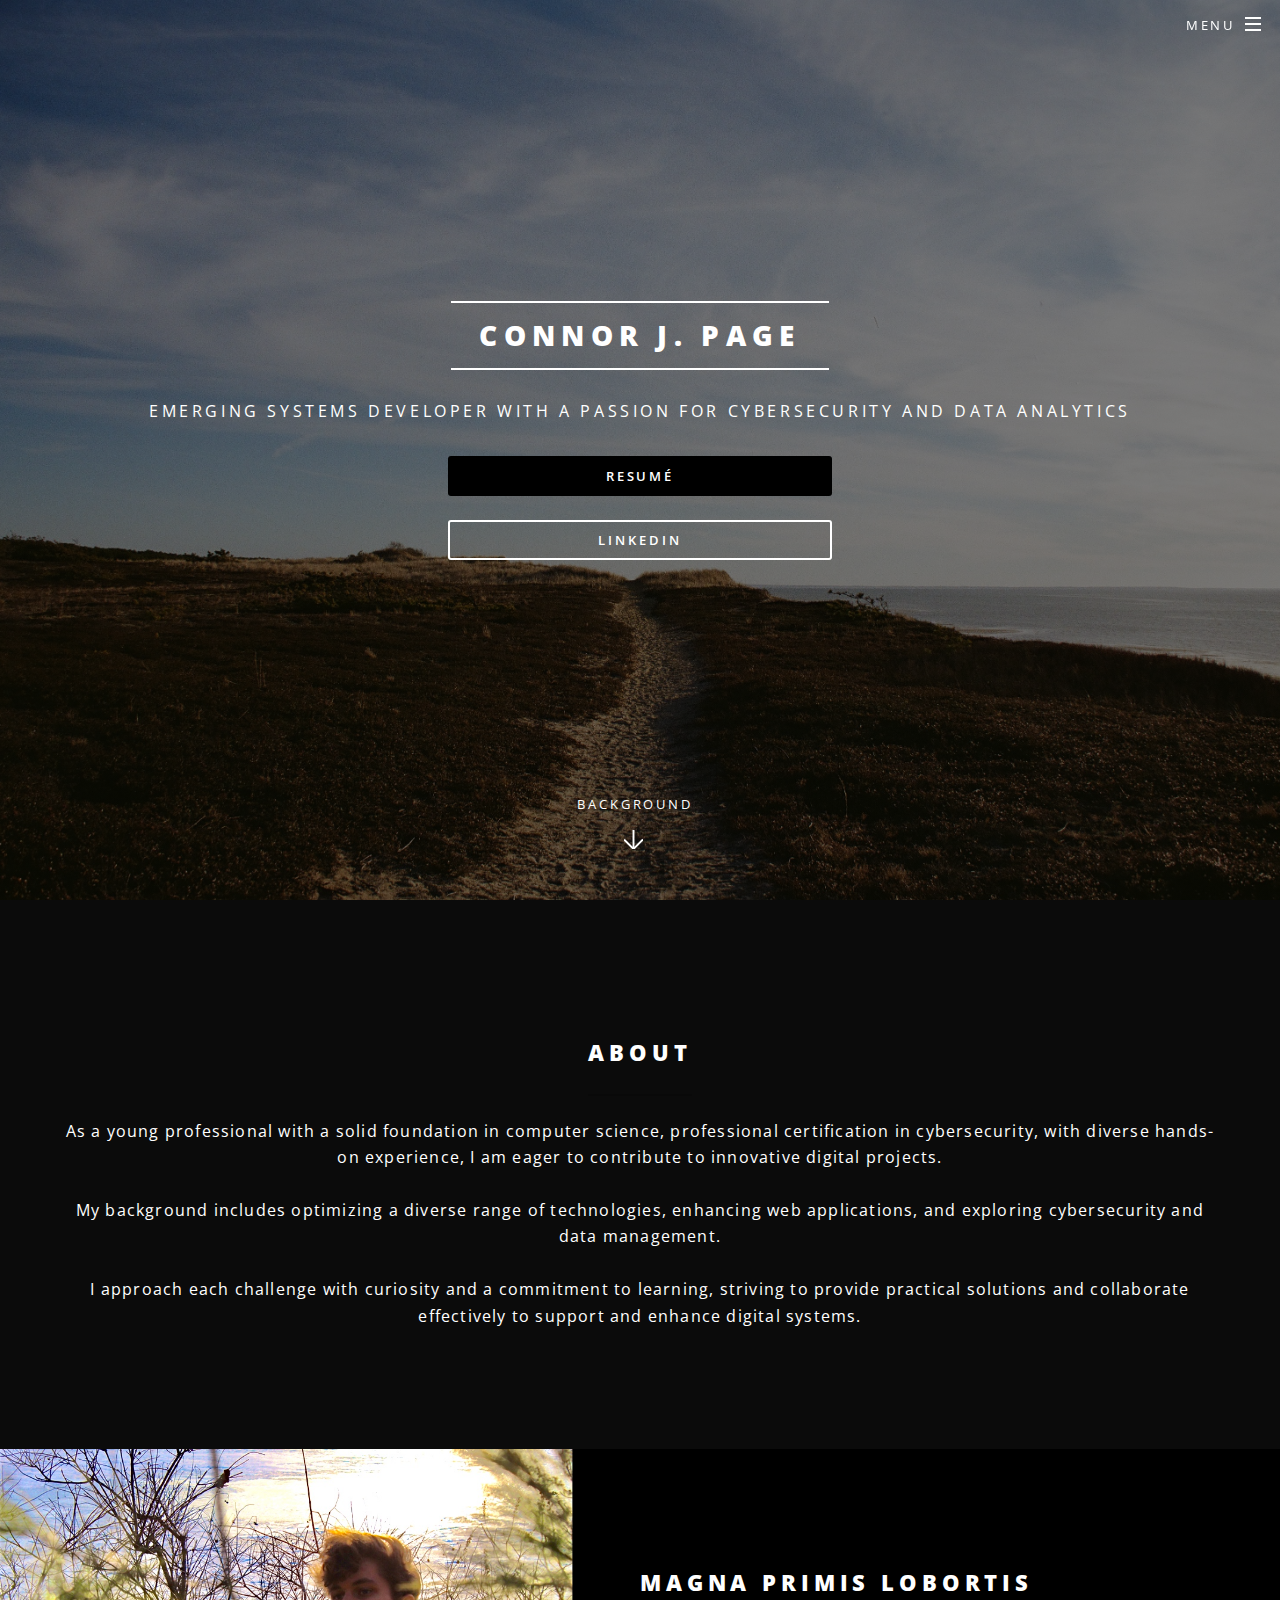
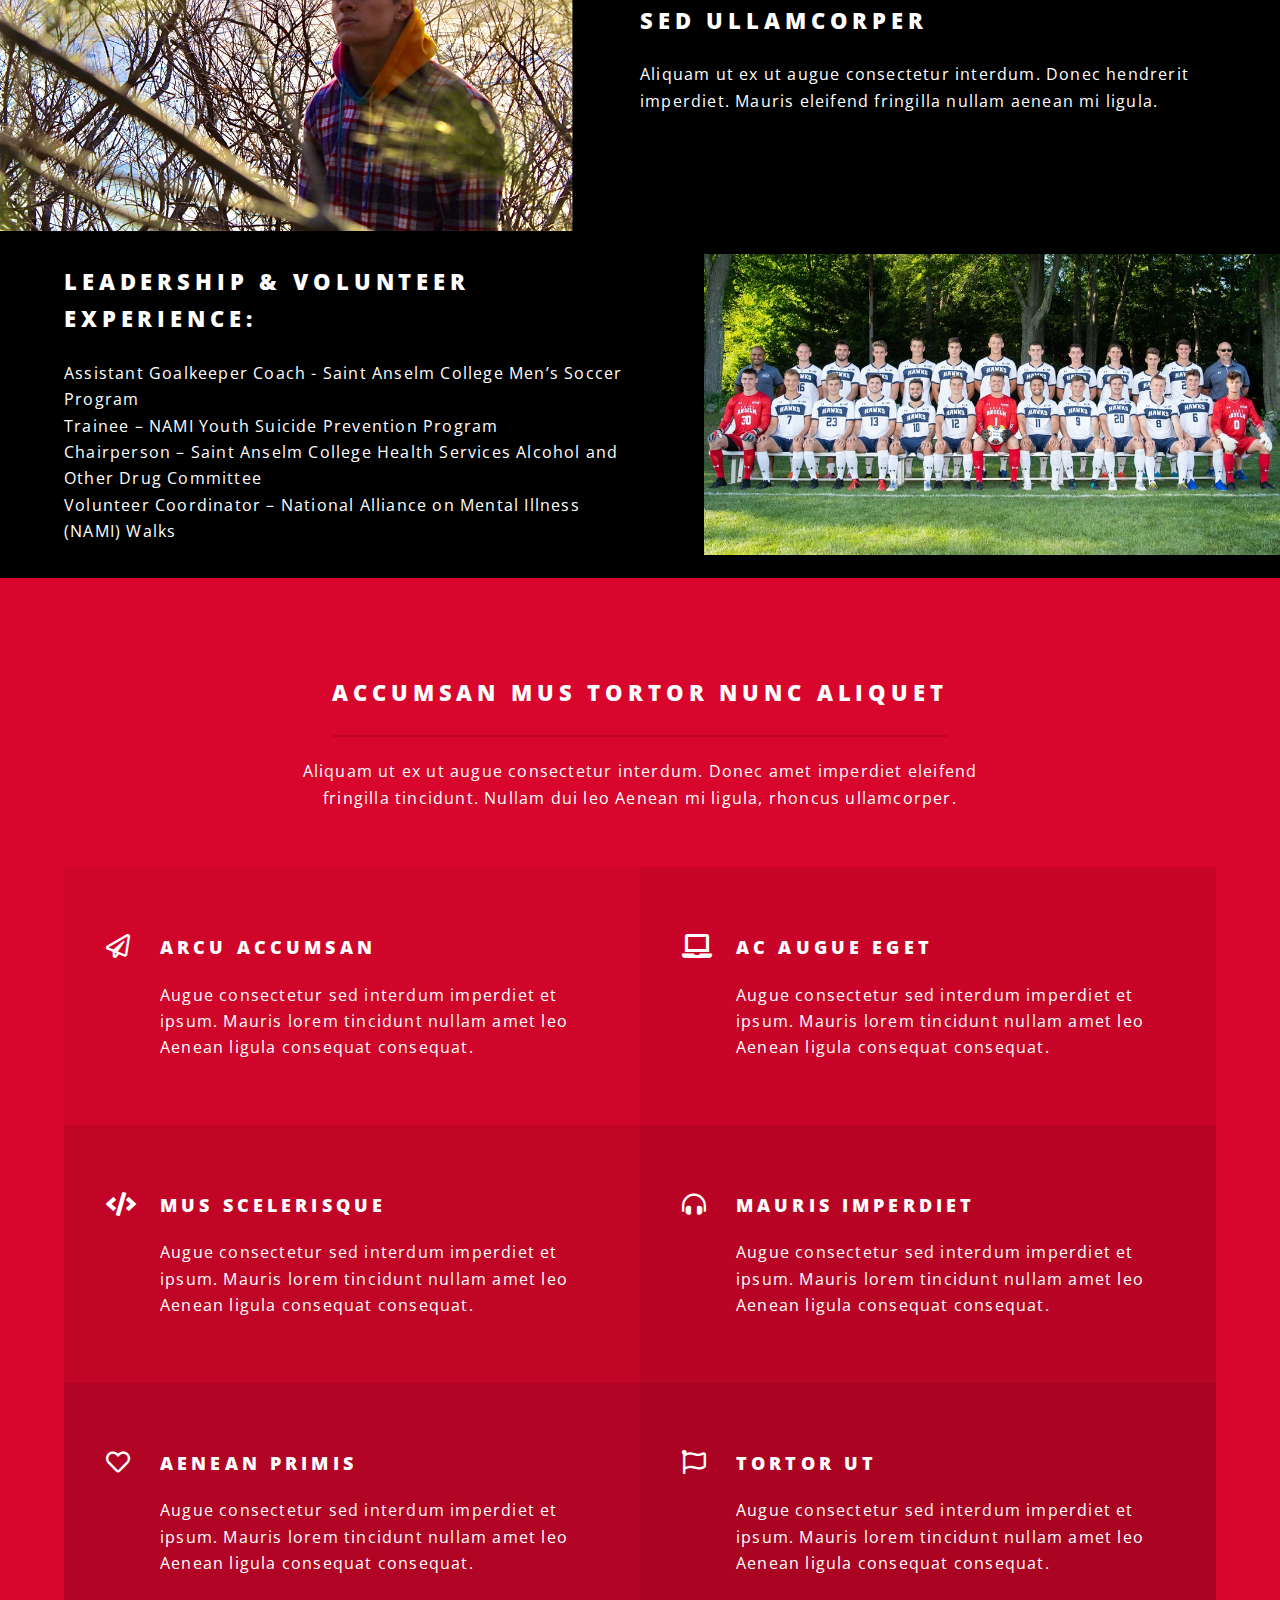
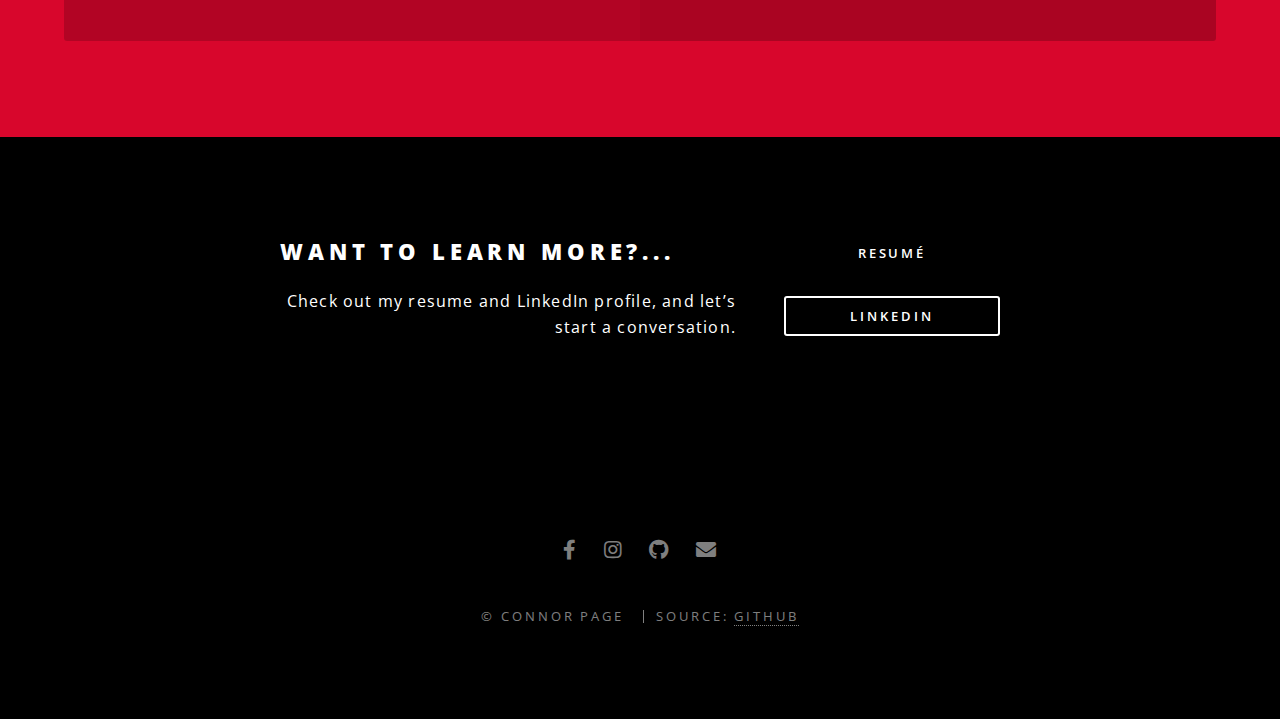
<file: index.html>
<!DOCTYPE HTML>
<!--
	Connor Page Website
-->
<html>

<head>
	<title>Connor Page, Welcome..</title>
	<meta charset="utf-8" />
	<meta name="viewport" content="width=device-width, initial-scale=1.0"
		content="width=device-width, initial-scale=1, user-scalable=no" />
	<link rel="stylesheet" href="assets/css/main.css" />
	<noscript>
		<link rel="stylesheet" href="assets/css/noscript.css" />
	</noscript>
</head>

<body class="landing is-preload">

	<!-- Page Wrapper -->
	<div id="page-wrapper">

		<!-- Header -->
		<header id="header" class="alt">
			<h1><a href="index.html">Connor J. Page</a></h1>
			<nav id="nav">
				<ul>
					<li class="special">
						<a href="#menu" class="menuToggle"><span>Menu</span></a>
						<div id="menu">
							<ul>
								<li><a href="index.html">Home</a></li>
								<li><a href="generic.html">Generic</a></li>
								<li><a href="elements.html">Elements</a></li>
								<li><a href="#two">two</a></li>
							</ul>
						</div>
					</li>
				</ul>
			</nav>
		</header>

		<!-- Banner -->
		<section id="banner">
			<div class="inner">
				<h2>Connor J. Page</h2>
				<p>Emerging Systems Developer with a Passion for Cybersecurity and Data Analytics</p>
				<ul class="actions stacked">
					<li><a href="https://rxresu.me/connor.j.page12/systems-development-data-analytics-and-cyber-security"
							class="button fit primary">Resumé</a></li>
					<li><a href="https://www.linkedin.com/in/connorjamespage/" class="button fit">LinkedIn</a></li>
				</ul>
			</div>
			<a href="#one" class="more scrolly">background</a>
		</section>

		<!-- One -->
		<section id="one" class="wrapper style1 special">
			<div class="inner">
				<header class="major">
					<h2><br/>About</h2>
					<p> As a young professional with a solid foundation in computer science, professional certification
						in cybersecurity, with diverse hands-on experience, I am eager to contribute to innovative
						digital projects.
						<br /><br />My background includes optimizing a diverse range of technologies, enhancing web
						applications, and exploring cybersecurity and data management. 
						<br /><br />I approach each challenge with
						curiosity and a commitment to learning, striving to provide practical solutions and collaborate
						effectively to support and enhance digital systems.
					</p>
				</header>
			</div>
		</section>

		<!-- Two -->
		<section id="two" class="wrapper alt style2">
			<section class="spotlight">
				<div class="image"><img src="images/IMG_5876.jpeg" alt="" /></div>
				<div class="content">
					<h2>Magna primis lobortis<br />
						sed ullamcorper</h2>
					<p>Aliquam ut ex ut augue consectetur interdum. Donec hendrerit imperdiet. Mauris eleifend fringilla
						nullam aenean mi ligula.</p>
				</div>
			</section>
			<section class="spotlight">
				<div class="image"><img src="images/IMG_5601.jpeg" alt="" /></div>
				<div class="content">
					<h2>Leadership & Volunteer Experience:</h2>
					<p>Assistant Goalkeeper Coach - Saint Anselm College Men’s Soccer Program
						</br>Trainee – NAMI Youth Suicide Prevention Program
						</br>Chairperson – Saint Anselm College Health Services Alcohol and Other Drug Committee
						</br>Volunteer Coordinator – National Alliance on Mental Illness (NAMI) Walks</p>
				</div>
			</section>
		</section>

		<!-- Three -->
		<section id="three" class="wrapper style3 special">
			<div class="inner">
				<header class="major">
					<h2>Accumsan mus tortor nunc aliquet</h2>
					<p>Aliquam ut ex ut augue consectetur interdum. Donec amet imperdiet eleifend<br />
						fringilla tincidunt. Nullam dui leo Aenean mi ligula, rhoncus ullamcorper.</p>
				</header>
				<ul class="features">
					<li class="icon fa-paper-plane">
						<h3>Arcu accumsan</h3>
						<p>Augue consectetur sed interdum imperdiet et ipsum. Mauris lorem tincidunt nullam amet leo
							Aenean ligula consequat consequat.</p>
					</li>
					<li class="icon solid fa-laptop">
						<h3>Ac Augue Eget</h3>
						<p>Augue consectetur sed interdum imperdiet et ipsum. Mauris lorem tincidunt nullam amet leo
							Aenean ligula consequat consequat.</p>
					</li>
					<li class="icon solid fa-code">
						<h3>Mus Scelerisque</h3>
						<p>Augue consectetur sed interdum imperdiet et ipsum. Mauris lorem tincidunt nullam amet leo
							Aenean ligula consequat consequat.</p>
					</li>
					<li class="icon solid fa-headphones-alt">
						<h3>Mauris Imperdiet</h3>
						<p>Augue consectetur sed interdum imperdiet et ipsum. Mauris lorem tincidunt nullam amet leo
							Aenean ligula consequat consequat.</p>
					</li>
					<li class="icon fa-heart">
						<h3>Aenean Primis</h3>
						<p>Augue consectetur sed interdum imperdiet et ipsum. Mauris lorem tincidunt nullam amet leo
							Aenean ligula consequat consequat.</p>
					</li>
					<li class="icon fa-flag">
						<h3>Tortor Ut</h3>
						<p>Augue consectetur sed interdum imperdiet et ipsum. Mauris lorem tincidunt nullam amet leo
							Aenean ligula consequat consequat.</p>
					</li>
				</ul>
			</div>
		</section>

		<!-- CTA -->
		<section id="cta" class="wrapper style4">
			<div class="inner">
				<header>
					<h2>Want to learn more?...</h2>
					<p style="text-align: right;">Check out my resume and LinkedIn profile, and let’s start a
						conversation.</p>
				</header>
				<ul class="actions stacked">
					<li><a href="https://rxresu.me/connor.j.page12/systems-development-data-analytics-and-cyber-security"
							class="button fit primary">Resumé</a></li>
					<li><a href="https://www.linkedin.com/in/connorjamespage/" class="button fit">LinkedIn</a></li>
				</ul>
			</div>
		</section>


		<!-- Footer -->
		<footer id="footer">
			<ul class="icons">
				<li><a href="https://www.facebook.com/connor.page.35/" class="icon brands fa-facebook-f"><span
							class="label">Facebook</span></a></li>
				<li><a href="https://www.instagram.com/connor_pag3/" class="icon brands fa-instagram"><span
							class="label">Instagram</span></a></li>
				<li><a href="https://github.com/Connor-page3" class="icon brands fa-github"><span
							class="label">GitHub</span></a></li>
				<li><a href="mailto:connor.j.page12@gmail.com" class="icon solid fa-envelope"><span
							class="label">Email</span></a></li>
			</ul>
			<ul class="copyright">
				<li>&copy; Connor Page</li>
				<li>Source: <a
						href="https://github.com/Connor-page3?tab=overview&from=2022-04-01&to=2022-04-06">GitHub</a>
				</li>
			</ul>
		</footer>

	</div>

	<!-- Scripts -->
	<script src="assets/js/jquery.min.js"></script>
	<script src="assets/js/jquery.scrollex.min.js"></script>
	<script src="assets/js/jquery.scrolly.min.js"></script>
	<script src="assets/js/browser.min.js"></script>
	<script src="assets/js/breakpoints.min.js"></script>
	<script src="assets/js/util.js"></script>
	<script src="assets/js/main.js"></script>

</body>

</html>
</file>
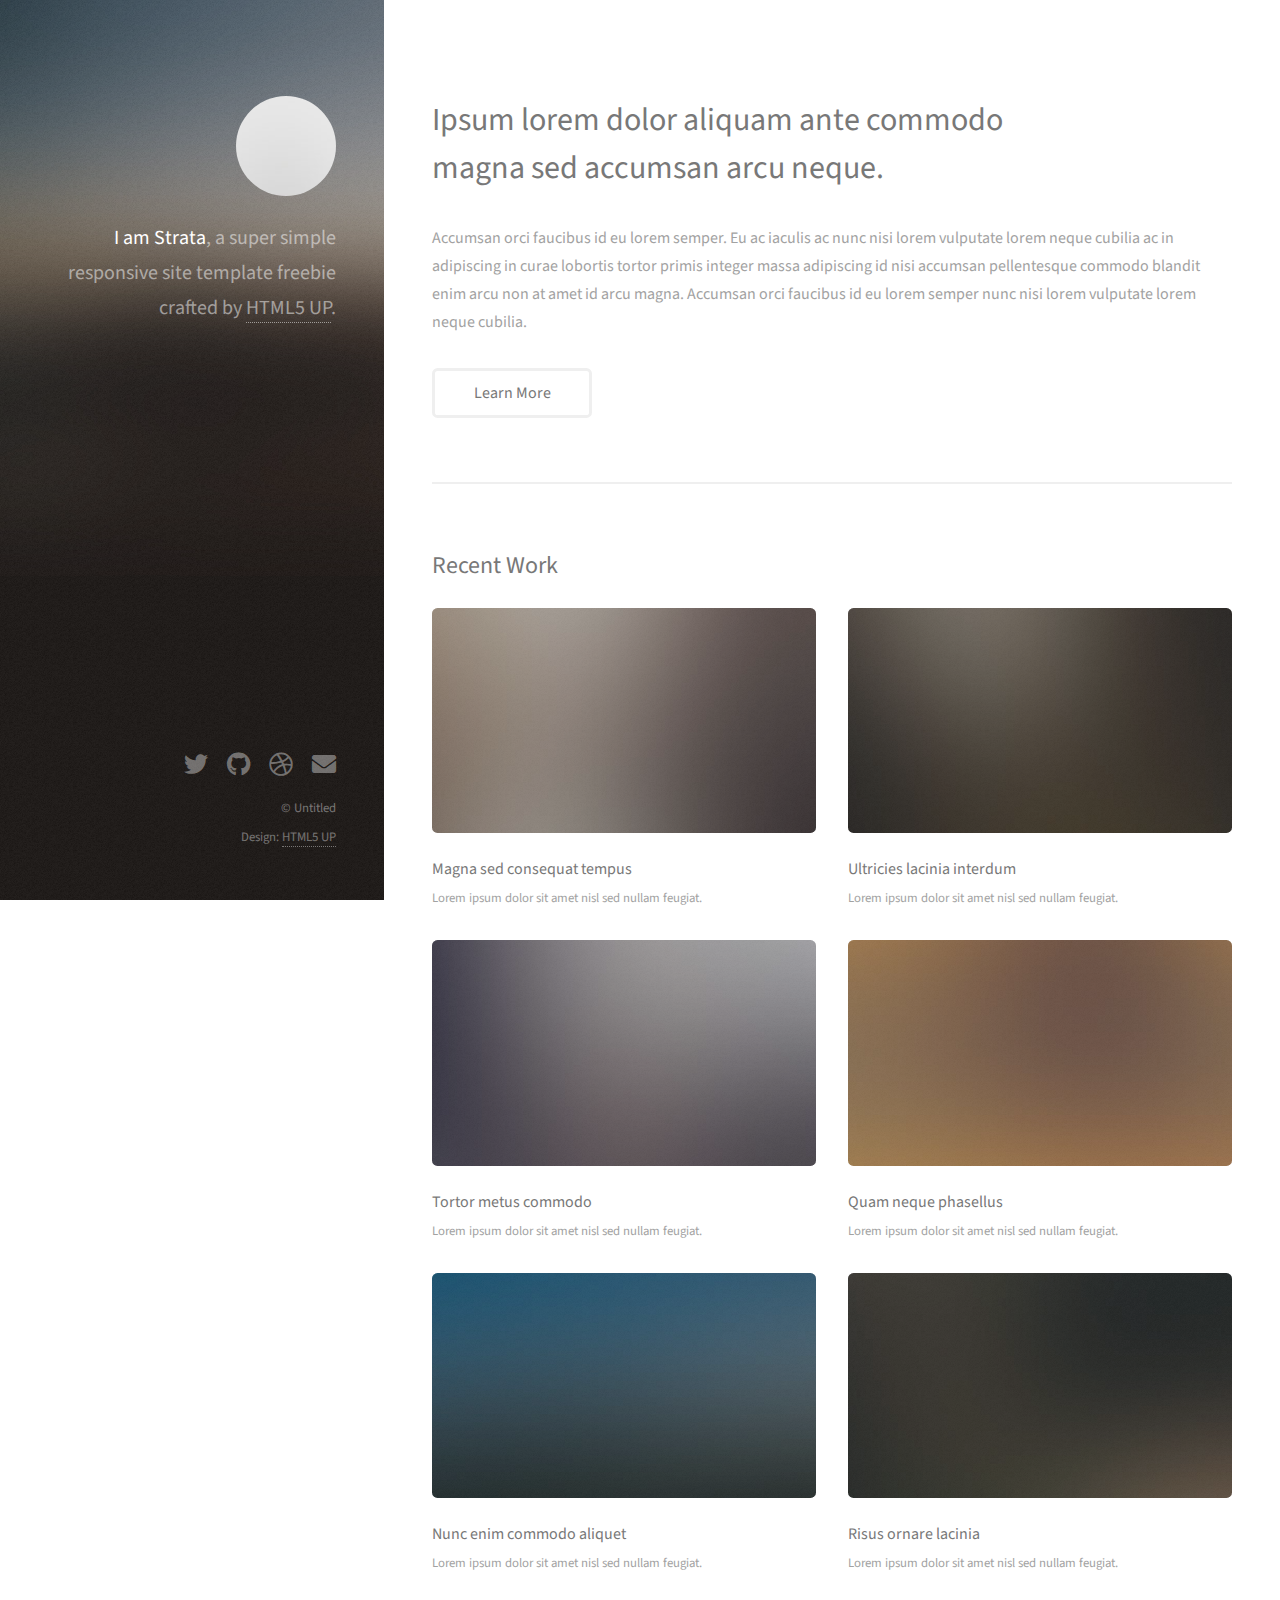
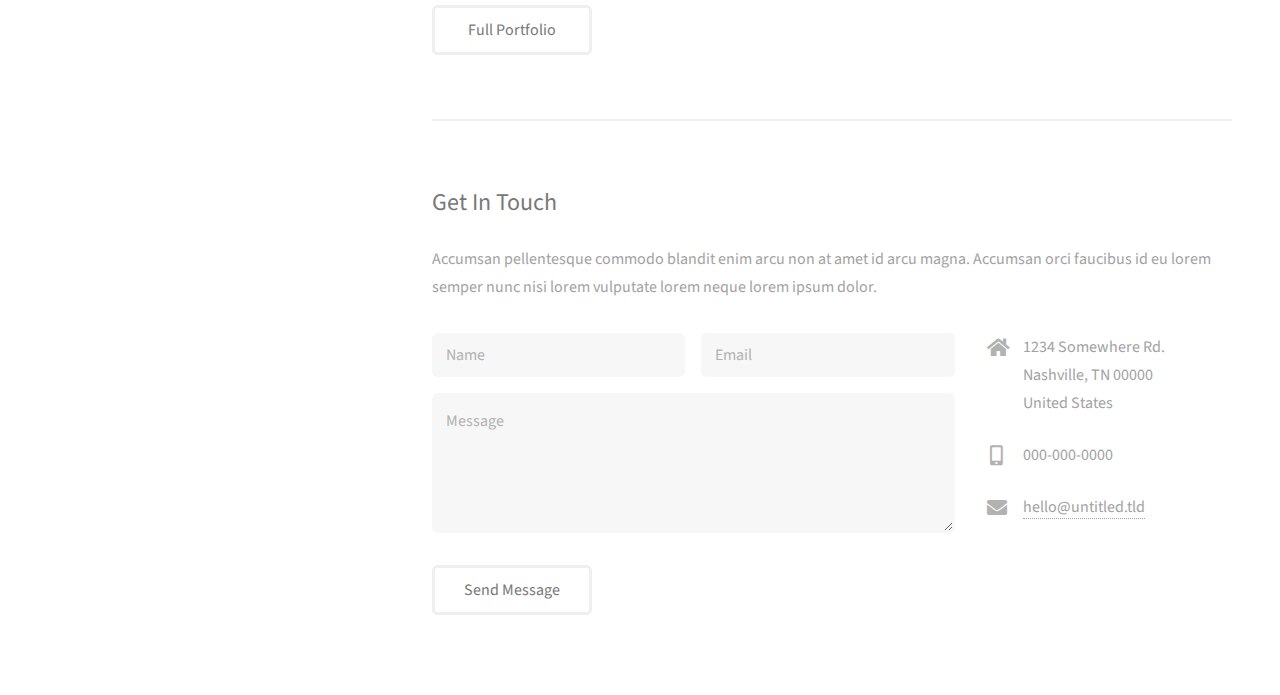
<file: html5up-strata/index.html>
<!DOCTYPE HTML>
<!--
	Strata by HTML5 UP
	html5up.net | @ajlkn
	Free for personal and commercial use under the CCA 3.0 license (html5up.net/license)
-->
<html>
	<head>
		<title>Strata by HTML5 UP</title>
		<meta charset="utf-8" />
		<meta name="viewport" content="width=device-width, initial-scale=1, user-scalable=no" />
		<link rel="stylesheet" href="assets/css/main.css" />
	</head>
	<body class="is-preload">

		<!-- Header -->
			<header id="header">
				<div class="inner">
					<a href="#" class="image avatar"><img src="images/avatar.jpg" alt="" /></a>
					<h1><strong>I am Strata</strong>, a super simple<br />
					responsive site template freebie<br />
					crafted by <a href="http://html5up.net">HTML5 UP</a>.</h1>
				</div>
			</header>

		<!-- Main -->
			<div id="main">

				<!-- One -->
					<section id="one">
						<header class="major">
							<h2>Ipsum lorem dolor aliquam ante commodo<br />
							magna sed accumsan arcu neque.</h2>
						</header>
						<p>Accumsan orci faucibus id eu lorem semper. Eu ac iaculis ac nunc nisi lorem vulputate lorem neque cubilia ac in adipiscing in curae lobortis tortor primis integer massa adipiscing id nisi accumsan pellentesque commodo blandit enim arcu non at amet id arcu magna. Accumsan orci faucibus id eu lorem semper nunc nisi lorem vulputate lorem neque cubilia.</p>
						<ul class="actions">
							<li><a href="#" class="button">Learn More</a></li>
						</ul>
					</section>

				<!-- Two -->
					<section id="two">
						<h2>Recent Work</h2>
						<div class="row">
							<article class="col-6 col-12-xsmall work-item">
								<a href="images/fulls/01.jpg" class="image fit thumb"><img src="images/thumbs/01.jpg" alt="" /></a>
								<h3>Magna sed consequat tempus</h3>
								<p>Lorem ipsum dolor sit amet nisl sed nullam feugiat.</p>
							</article>
							<article class="col-6 col-12-xsmall work-item">
								<a href="images/fulls/02.jpg" class="image fit thumb"><img src="images/thumbs/02.jpg" alt="" /></a>
								<h3>Ultricies lacinia interdum</h3>
								<p>Lorem ipsum dolor sit amet nisl sed nullam feugiat.</p>
							</article>
							<article class="col-6 col-12-xsmall work-item">
								<a href="images/fulls/03.jpg" class="image fit thumb"><img src="images/thumbs/03.jpg" alt="" /></a>
								<h3>Tortor metus commodo</h3>
								<p>Lorem ipsum dolor sit amet nisl sed nullam feugiat.</p>
							</article>
							<article class="col-6 col-12-xsmall work-item">
								<a href="images/fulls/04.jpg" class="image fit thumb"><img src="images/thumbs/04.jpg" alt="" /></a>
								<h3>Quam neque phasellus</h3>
								<p>Lorem ipsum dolor sit amet nisl sed nullam feugiat.</p>
							</article>
							<article class="col-6 col-12-xsmall work-item">
								<a href="images/fulls/05.jpg" class="image fit thumb"><img src="images/thumbs/05.jpg" alt="" /></a>
								<h3>Nunc enim commodo aliquet</h3>
								<p>Lorem ipsum dolor sit amet nisl sed nullam feugiat.</p>
							</article>
							<article class="col-6 col-12-xsmall work-item">
								<a href="images/fulls/06.jpg" class="image fit thumb"><img src="images/thumbs/06.jpg" alt="" /></a>
								<h3>Risus ornare lacinia</h3>
								<p>Lorem ipsum dolor sit amet nisl sed nullam feugiat.</p>
							</article>
						</div>
						<ul class="actions">
							<li><a href="#" class="button">Full Portfolio</a></li>
						</ul>
					</section>

				<!-- Three -->
					<section id="three">
						<h2>Get In Touch</h2>
						<p>Accumsan pellentesque commodo blandit enim arcu non at amet id arcu magna. Accumsan orci faucibus id eu lorem semper nunc nisi lorem vulputate lorem neque lorem ipsum dolor.</p>
						<div class="row">
							<div class="col-8 col-12-small">
								<form method="post" action="#">
									<div class="row gtr-uniform gtr-50">
										<div class="col-6 col-12-xsmall"><input type="text" name="name" id="name" placeholder="Name" /></div>
										<div class="col-6 col-12-xsmall"><input type="email" name="email" id="email" placeholder="Email" /></div>
										<div class="col-12"><textarea name="message" id="message" placeholder="Message" rows="4"></textarea></div>
									</div>
								</form>
								<ul class="actions">
									<li><input type="submit" value="Send Message" /></li>
								</ul>
							</div>
							<div class="col-4 col-12-small">
								<ul class="labeled-icons">
									<li>
										<h3 class="icon solid fa-home"><span class="label">Address</span></h3>
										1234 Somewhere Rd.<br />
										Nashville, TN 00000<br />
										United States
									</li>
									<li>
										<h3 class="icon solid fa-mobile-alt"><span class="label">Phone</span></h3>
										000-000-0000
									</li>
									<li>
										<h3 class="icon solid fa-envelope"><span class="label">Email</span></h3>
										<a href="#">hello@untitled.tld</a>
									</li>
								</ul>
							</div>
						</div>
					</section>

				<!-- Four -->
				<!--
					<section id="four">
						<h2>Elements</h2>

						<section>
							<h4>Text</h4>
							<p>This is <b>bold</b> and this is <strong>strong</strong>. This is <i>italic</i> and this is <em>emphasized</em>.
							This is <sup>superscript</sup> text and this is <sub>subscript</sub> text.
							This is <u>underlined</u> and this is code: <code>for (;;) { ... }</code>. Finally, <a href="#">this is a link</a>.</p>
							<hr />
							<header>
								<h4>Heading with a Subtitle</h4>
								<p>Lorem ipsum dolor sit amet nullam id egestas urna aliquam</p>
							</header>
							<p>Nunc lacinia ante nunc ac lobortis. Interdum adipiscing gravida odio porttitor sem non mi integer non faucibus ornare mi ut ante amet placerat aliquet. Volutpat eu sed ante lacinia sapien lorem accumsan varius montes viverra nibh in adipiscing blandit tempus accumsan.</p>
							<header>
								<h5>Heading with a Subtitle</h5>
								<p>Lorem ipsum dolor sit amet nullam id egestas urna aliquam</p>
							</header>
							<p>Nunc lacinia ante nunc ac lobortis. Interdum adipiscing gravida odio porttitor sem non mi integer non faucibus ornare mi ut ante amet placerat aliquet. Volutpat eu sed ante lacinia sapien lorem accumsan varius montes viverra nibh in adipiscing blandit tempus accumsan.</p>
							<hr />
							<h2>Heading Level 2</h2>
							<h3>Heading Level 3</h3>
							<h4>Heading Level 4</h4>
							<h5>Heading Level 5</h5>
							<h6>Heading Level 6</h6>
							<hr />
							<h5>Blockquote</h5>
							<blockquote>Fringilla nisl. Donec accumsan interdum nisi, quis tincidunt felis sagittis eget tempus euismod. Vestibulum ante ipsum primis in faucibus vestibulum. Blandit adipiscing eu felis iaculis volutpat ac adipiscing accumsan faucibus. Vestibulum ante ipsum primis in faucibus lorem ipsum dolor sit amet nullam adipiscing eu felis.</blockquote>
							<h5>Preformatted</h5>
							<pre><code>i = 0;

while (!deck.isInOrder()) {
print 'Iteration ' + i;
deck.shuffle();
i++;
}

print 'It took ' + i + ' iterations to sort the deck.';</code></pre>
						</section>

						<section>
							<h4>Lists</h4>
							<div class="row">
								<div class="col-6 col-12-xsmall">
									<h5>Unordered</h5>
									<ul>
										<li>Dolor pulvinar etiam magna etiam.</li>
										<li>Sagittis adipiscing lorem eleifend.</li>
										<li>Felis enim feugiat dolore viverra.</li>
									</ul>
									<h5>Alternate</h5>
									<ul class="alt">
										<li>Dolor pulvinar etiam magna etiam.</li>
										<li>Sagittis adipiscing lorem eleifend.</li>
										<li>Felis enim feugiat dolore viverra.</li>
									</ul>
								</div>
								<div class="col-6 col-12-xsmall">
									<h5>Ordered</h5>
									<ol>
										<li>Dolor pulvinar etiam magna etiam.</li>
										<li>Etiam vel felis at lorem sed viverra.</li>
										<li>Felis enim feugiat dolore viverra.</li>
										<li>Dolor pulvinar etiam magna etiam.</li>
										<li>Etiam vel felis at lorem sed viverra.</li>
										<li>Felis enim feugiat dolore viverra.</li>
									</ol>
									<h5>Icons</h5>
									<ul class="icons">
										<li><a href="#" class="icon brands fa-twitter"><span class="label">Twitter</span></a></li>
										<li><a href="#" class="icon brands fa-facebook-f"><span class="label">Facebook</span></a></li>
										<li><a href="#" class="icon brands fa-instagram"><span class="label">Instagram</span></a></li>
										<li><a href="#" class="icon brands fa-github"><span class="label">Github</span></a></li>
										<li><a href="#" class="icon brands fa-dribbble"><span class="label">Dribbble</span></a></li>
										<li><a href="#" class="icon brands fa-tumblr"><span class="label">Tumblr</span></a></li>
									</ul>
								</div>
							</div>
							<h5>Actions</h5>
							<ul class="actions">
								<li><a href="#" class="button primary">Default</a></li>
								<li><a href="#" class="button">Default</a></li>
							</ul>
							<ul class="actions small">
								<li><a href="#" class="button primary small">Small</a></li>
								<li><a href="#" class="button small">Small</a></li>
							</ul>
							<div class="row">
								<div class="col-6 col-12-small">
									<ul class="actions stacked">
										<li><a href="#" class="button primary">Default</a></li>
										<li><a href="#" class="button">Default</a></li>
									</ul>
								</div>
								<div class="col-6 col-12-small">
									<ul class="actions stacked">
										<li><a href="#" class="button primary small">Small</a></li>
										<li><a href="#" class="button small">Small</a></li>
									</ul>
								</div>
								<div class="col-6 col-12-small">
									<ul class="actions stacked">
										<li><a href="#" class="button primary fit">Default</a></li>
										<li><a href="#" class="button fit">Default</a></li>
									</ul>
								</div>
								<div class="col-6 col-12-small">
									<ul class="actions stacked">
										<li><a href="#" class="button primary small fit">Small</a></li>
										<li><a href="#" class="button small fit">Small</a></li>
									</ul>
								</div>
							</div>
						</section>

						<section>
							<h4>Table</h4>
							<h5>Default</h5>
							<div class="table-wrapper">
								<table>
									<thead>
										<tr>
											<th>Name</th>
											<th>Description</th>
											<th>Price</th>
										</tr>
									</thead>
									<tbody>
										<tr>
											<td>Item One</td>
											<td>Ante turpis integer aliquet porttitor.</td>
											<td>29.99</td>
										</tr>
										<tr>
											<td>Item Two</td>
											<td>Vis ac commodo adipiscing arcu aliquet.</td>
											<td>19.99</td>
										</tr>
										<tr>
											<td>Item Three</td>
											<td> Morbi faucibus arcu accumsan lorem.</td>
											<td>29.99</td>
										</tr>
										<tr>
											<td>Item Four</td>
											<td>Vitae integer tempus condimentum.</td>
											<td>19.99</td>
										</tr>
										<tr>
											<td>Item Five</td>
											<td>Ante turpis integer aliquet porttitor.</td>
											<td>29.99</td>
										</tr>
									</tbody>
									<tfoot>
										<tr>
											<td colspan="2"></td>
											<td>100.00</td>
										</tr>
									</tfoot>
								</table>
							</div>

							<h5>Alternate</h5>
							<div class="table-wrapper">
								<table class="alt">
									<thead>
										<tr>
											<th>Name</th>
											<th>Description</th>
											<th>Price</th>
										</tr>
									</thead>
									<tbody>
										<tr>
											<td>Item One</td>
											<td>Ante turpis integer aliquet porttitor.</td>
											<td>29.99</td>
										</tr>
										<tr>
											<td>Item Two</td>
											<td>Vis ac commodo adipiscing arcu aliquet.</td>
											<td>19.99</td>
										</tr>
										<tr>
											<td>Item Three</td>
											<td> Morbi faucibus arcu accumsan lorem.</td>
											<td>29.99</td>
										</tr>
										<tr>
											<td>Item Four</td>
											<td>Vitae integer tempus condimentum.</td>
											<td>19.99</td>
										</tr>
										<tr>
											<td>Item Five</td>
											<td>Ante turpis integer aliquet porttitor.</td>
											<td>29.99</td>
										</tr>
									</tbody>
									<tfoot>
										<tr>
											<td colspan="2"></td>
											<td>100.00</td>
										</tr>
									</tfoot>
								</table>
							</div>
						</section>

						<section>
							<h4>Buttons</h4>
							<ul class="actions">
								<li><a href="#" class="button primary">Primary</a></li>
								<li><a href="#" class="button">Default</a></li>
							</ul>
							<ul class="actions">
								<li><a href="#" class="button large">Large</a></li>
								<li><a href="#" class="button">Default</a></li>
								<li><a href="#" class="button small">Small</a></li>
							</ul>
							<ul class="actions fit">
								<li><a href="#" class="button primary fit">Fit</a></li>
								<li><a href="#" class="button fit">Fit</a></li>
							</ul>
							<ul class="actions fit small">
								<li><a href="#" class="button primary fit small">Fit + Small</a></li>
								<li><a href="#" class="button fit small">Fit + Small</a></li>
							</ul>
							<ul class="actions">
								<li><a href="#" class="button primary icon solid fa-download">Icon</a></li>
								<li><a href="#" class="button icon solid fa-download">Icon</a></li>
							</ul>
							<ul class="actions">
								<li><span class="button primary disabled">Primary</span></li>
								<li><span class="button disabled">Default</span></li>
							</ul>
						</section>

						<section>
							<h4>Form</h4>
							<form method="post" action="#">
								<div class="row gtr-uniform gtr-50">
									<div class="col-6 col-12-xsmall">
										<input type="text" name="demo-name" id="demo-name" value="" placeholder="Name" />
									</div>
									<div class="col-6 col-12-xsmall">
										<input type="email" name="demo-email" id="demo-email" value="" placeholder="Email" />
									</div>
									<div class="col-12">
										<select name="demo-category" id="demo-category">
											<option value="">- Category -</option>
											<option value="1">Manufacturing</option>
											<option value="1">Shipping</option>
											<option value="1">Administration</option>
											<option value="1">Human Resources</option>
										</select>
									</div>
									<div class="col-4 col-12-small">
										<input type="radio" id="demo-priority-low" name="demo-priority" checked>
										<label for="demo-priority-low">Low Priority</label>
									</div>
									<div class="col-4 col-12-small">
										<input type="radio" id="demo-priority-normal" name="demo-priority">
										<label for="demo-priority-normal">Normal Priority</label>
									</div>
									<div class="col-4 col-12-small">
										<input type="radio" id="demo-priority-high" name="demo-priority">
										<label for="demo-priority-high">High Priority</label>
									</div>
									<div class="col-6 col-12-small">
										<input type="checkbox" id="demo-copy" name="demo-copy">
										<label for="demo-copy">Email me a copy of this message</label>
									</div>
									<div class="col-6 col-12-small">
										<input type="checkbox" id="demo-human" name="demo-human" checked>
										<label for="demo-human">I am a human and not a robot</label>
									</div>
									<div class="col-12">
										<textarea name="demo-message" id="demo-message" placeholder="Enter your message" rows="6"></textarea>
									</div>
									<div class="col-12">
										<ul class="actions">
											<li><input type="submit" value="Send Message" class="primary" /></li>
											<li><input type="reset" value="Reset" /></li>
										</ul>
									</div>
								</div>
							</form>
						</section>

						<section>
							<h4>Image</h4>
							<h5>Fit</h5>
							<div class="box alt">
								<div class="row gtr-50 gtr-uniform">
									<div class="col-12"><span class="image fit"><img src="images/fulls/05.jpg" alt="" /></span></div>
									<div class="col-4"><span class="image fit"><img src="images/thumbs/01.jpg" alt="" /></span></div>
									<div class="col-4"><span class="image fit"><img src="images/thumbs/02.jpg" alt="" /></span></div>
									<div class="col-4"><span class="image fit"><img src="images/thumbs/03.jpg" alt="" /></span></div>
									<div class="col-4"><span class="image fit"><img src="images/thumbs/04.jpg" alt="" /></span></div>
									<div class="col-4"><span class="image fit"><img src="images/thumbs/05.jpg" alt="" /></span></div>
									<div class="col-4"><span class="image fit"><img src="images/thumbs/06.jpg" alt="" /></span></div>
									<div class="col-4"><span class="image fit"><img src="images/thumbs/03.jpg" alt="" /></span></div>
									<div class="col-4"><span class="image fit"><img src="images/thumbs/02.jpg" alt="" /></span></div>
									<div class="col-4"><span class="image fit"><img src="images/thumbs/01.jpg" alt="" /></span></div>
								</div>
							</div>
							<h5>Left &amp; Right</h5>
							<p><span class="image left"><img src="images/avatar.jpg" alt="" /></span>Fringilla nisl. Donec accumsan interdum nisi, quis tincidunt felis sagittis eget. tempus euismod. Vestibulum ante ipsum primis in faucibus vestibulum. Blandit adipiscing eu felis iaculis volutpat ac adipiscing accumsan eu faucibus. Integer ac pellentesque praesent tincidunt felis sagittis eget. tempus euismod. Vestibulum ante ipsum primis in faucibus vestibulum. Blandit adipiscing eu felis iaculis volutpat ac adipiscing accumsan eu faucibus. Integer ac pellentesque praesent. Donec accumsan interdum nisi, quis tincidunt felis sagittis eget. tempus euismod. Vestibulum ante ipsum primis in faucibus vestibulum. Blandit adipiscing eu felis iaculis volutpat ac adipiscing accumsan eu faucibus. Integer ac pellentesque praesent tincidunt felis sagittis eget. tempus euismod. Vestibulum ante ipsum primis in faucibus vestibulum. Blandit adipiscing eu felis iaculis volutpat ac adipiscing accumsan eu faucibus. Integer ac pellentesque praesent.</p>
							<p><span class="image right"><img src="images/avatar.jpg" alt="" /></span>Fringilla nisl. Donec accumsan interdum nisi, quis tincidunt felis sagittis eget. tempus euismod. Vestibulum ante ipsum primis in faucibus vestibulum. Blandit adipiscing eu felis iaculis volutpat ac adipiscing accumsan eu faucibus. Integer ac pellentesque praesent tincidunt felis sagittis eget. tempus euismod. Vestibulum ante ipsum primis in faucibus vestibulum. Blandit adipiscing eu felis iaculis volutpat ac adipiscing accumsan eu faucibus. Integer ac pellentesque praesent. Donec accumsan interdum nisi, quis tincidunt felis sagittis eget. tempus euismod. Vestibulum ante ipsum primis in faucibus vestibulum. Blandit adipiscing eu felis iaculis volutpat ac adipiscing accumsan eu faucibus. Integer ac pellentesque praesent tincidunt felis sagittis eget. tempus euismod. Vestibulum ante ipsum primis in faucibus vestibulum. Blandit adipiscing eu felis iaculis volutpat ac adipiscing accumsan eu faucibus. Integer ac pellentesque praesent.</p>
						</section>

					</section>
				-->

			</div>

		<!-- Footer -->
			<footer id="footer">
				<div class="inner">
					<ul class="icons">
						<li><a href="#" class="icon brands fa-twitter"><span class="label">Twitter</span></a></li>
						<li><a href="#" class="icon brands fa-github"><span class="label">Github</span></a></li>
						<li><a href="#" class="icon brands fa-dribbble"><span class="label">Dribbble</span></a></li>
						<li><a href="#" class="icon solid fa-envelope"><span class="label">Email</span></a></li>
					</ul>
					<ul class="copyright">
						<li>&copy; Untitled</li><li>Design: <a href="http://html5up.net">HTML5 UP</a></li>
					</ul>
				</div>
			</footer>

		<!-- Scripts -->
			<script src="assets/js/jquery.min.js"></script>
			<script src="assets/js/jquery.poptrox.min.js"></script>
			<script src="assets/js/browser.min.js"></script>
			<script src="assets/js/breakpoints.min.js"></script>
			<script src="assets/js/util.js"></script>
			<script src="assets/js/main.js"></script>

	</body>
</html>
</file>
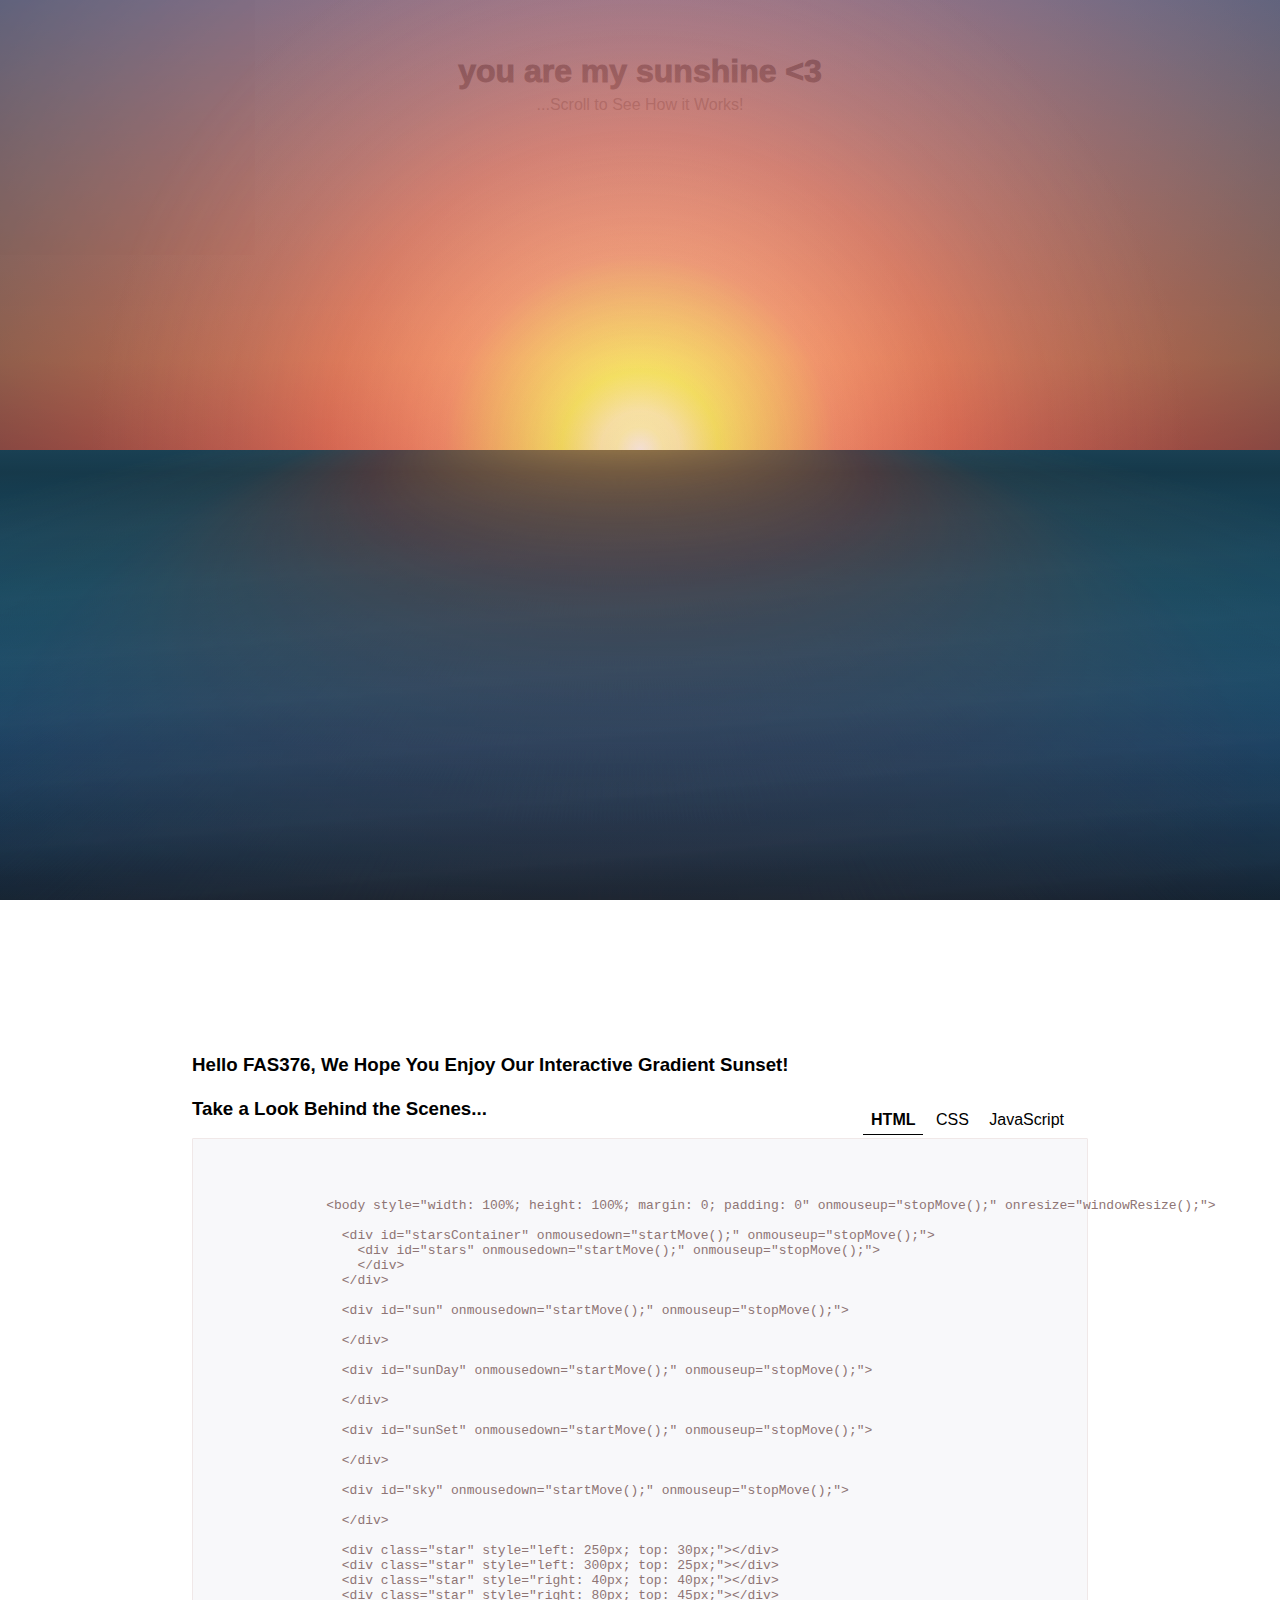
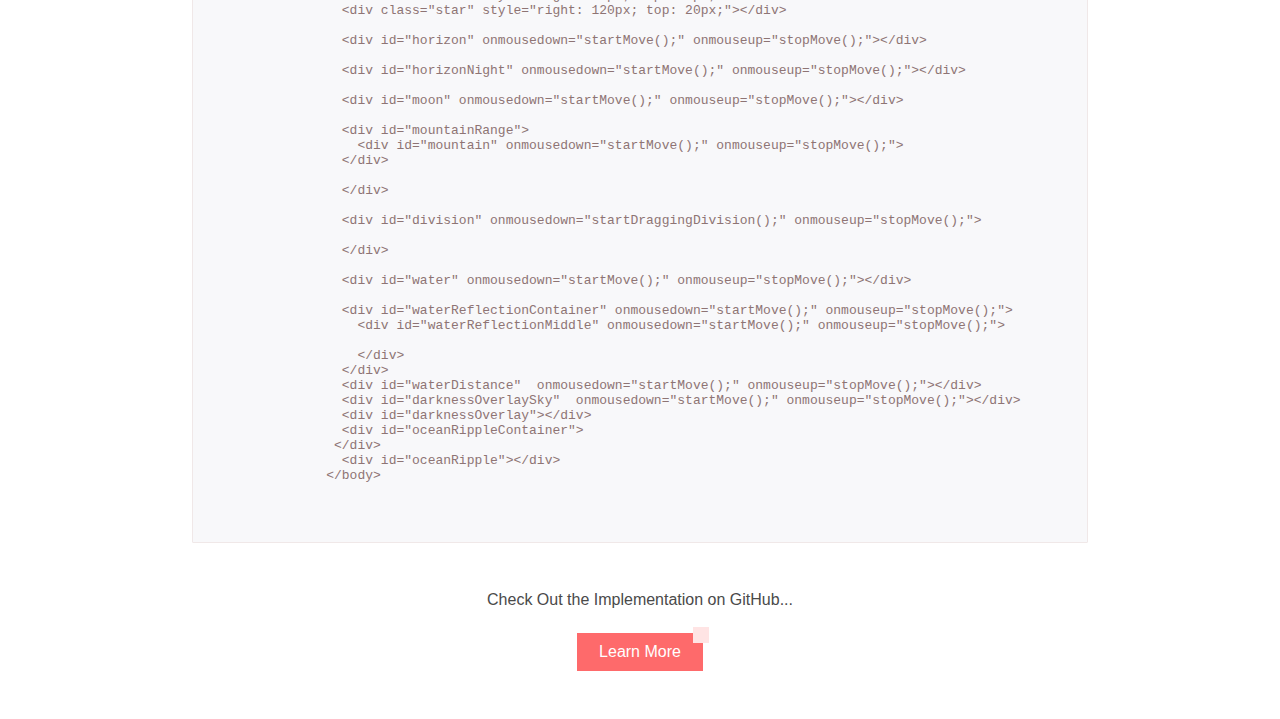
<file: Other/BrowserArt-main/index.html>
<!doctype html>
<html>
  <head>
      <meta charset="utf-8">
      <meta name="Browser Art" content="Art">
      <meta name="viewport" content="width=device-width, initial-scale=1.0" content="width=device-width, initial-scale=1">
      <title>Browser Art</title>
      <link rel="stylesheet" href="scribbler-global.css">
      <link rel="stylesheet" href="scribbler-landing.css">
  </head>
  <body>
    <div class="hero">
      <h1 class="hero__title">you are my sunshine <3</h1>
      <p class="hero__description">...Scroll to See How it Works!</p>
    </div>
      <pre>
      <div class=".parent">
        <pre>
        <div class=".child" style=" margin: 0; padding: 0" onmouseup="stopMove();">

          <div id="starsContainer" onmousedown="startMove();" onmouseup="stopMove();">
            <div id="stars" onmousedown="startMove();" onmouseup="stopMove();">
            </div>
          </div>

          <div id="sun" onmousedown="startMove();" onmouseup="stopMove();">

          </div>

          <div id="sunDay" onmousedown="startMove();" onmouseup="stopMove();">

          </div>

          <div id="sunSet" onmousedown="startMove();" onmouseup="stopMove();">

          </div>

          <div id="sky" onmousedown="startMove();" onmouseup="stopMove();">

          </div>

          <div class="star" style="left: 250px; top: 30px;"></div>
          <div class="star" style="left: 300px; top: 25px;"></div>
          <div class="star" style="right: 40px; top: 40px;"></div>
          <div class="star" style="right: 80px; top: 45px;"></div>
          <div class="star" style="right: 120px; top: 20px;"></div>

          <div id="horizon" onmousedown="startMove();" onmouseup="stopMove();"></div>

          <div id="horizonNight" onmousedown="startMove();" onmouseup="stopMove();"></div>

          <div id="moon" onmousedown="startMove();" onmouseup="stopMove();"></div>
          
          <div id="mountainRange">
            <div id="mountain" onmousedown="startMove();" onmouseup="stopMove();">
          </div>

          </div>

          <div id="division" onmousedown="startDraggingDivision();" onmouseup="stopMove();">

          </div>

          <div id="water" onmousedown="startMove();" onmouseup="stopMove();"></div>

          <div id="waterReflectionContainer" onmousedown="startMove();" onmouseup="stopMove();">
            <div id="waterReflectionMiddle" onmousedown="startMove();" onmouseup="stopMove();"></div>
          </div>
          <div id="waterDistance"  onmousedown="startMove();" onmouseup="stopMove();"></div>
          <div id="darknessOverlaySky"  onmousedown="startMove();" onmouseup="stopMove();"></div>
          <div id="darknessOverlay"></div>
          <div id="oceanRippleContainer"></div>
          <div id="oceanRipple"></div>
        </pre>
        </div>
      </pre>
    </div>
    <div class="wrapper">
      <div class="installation">
        <h3 class="section__title">Hello FAS376, We Hope You Enjoy Our Interactive Gradient Sunset!<br><br>Take a Look Behind the Scenes...</h3>
        <div class="tab__container">
          <ul class="tab__menu">
            <li class="tab active" data-tab="mac">HTML</li>
            <li class="tab" data-tab="linux">CSS</li>
            <li class="tab" data-tab="win">JavaScript</li>
          </ul>
          <pre class="nohighlight code">
            <code class="tab__pane active mac"><xmp>

              <body style="width: 100%; height: 100%; margin: 0; padding: 0" onmouseup="stopMove();" onresize="windowResize();">
              
                <div id="starsContainer" onmousedown="startMove();" onmouseup="stopMove();">
                  <div id="stars" onmousedown="startMove();" onmouseup="stopMove();">
                  </div>
                </div>
              
                <div id="sun" onmousedown="startMove();" onmouseup="stopMove();">
              
                </div>
              
                <div id="sunDay" onmousedown="startMove();" onmouseup="stopMove();">
              
                </div>
              
                <div id="sunSet" onmousedown="startMove();" onmouseup="stopMove();">
              
                </div>
              
                <div id="sky" onmousedown="startMove();" onmouseup="stopMove();">
              
                </div>
              
                <div class="star" style="left: 250px; top: 30px;"></div>
                <div class="star" style="left: 300px; top: 25px;"></div>
                <div class="star" style="right: 40px; top: 40px;"></div>
                <div class="star" style="right: 80px; top: 45px;"></div>
                <div class="star" style="right: 120px; top: 20px;"></div>
              
                <div id="horizon" onmousedown="startMove();" onmouseup="stopMove();"></div>
              
                <div id="horizonNight" onmousedown="startMove();" onmouseup="stopMove();"></div>
              
                <div id="moon" onmousedown="startMove();" onmouseup="stopMove();"></div>
                
                <div id="mountainRange">
                  <div id="mountain" onmousedown="startMove();" onmouseup="stopMove();">
                </div>
              
                </div>
              
                <div id="division" onmousedown="startDraggingDivision();" onmouseup="stopMove();">
              
                </div>
              
                <div id="water" onmousedown="startMove();" onmouseup="stopMove();"></div>
              
                <div id="waterReflectionContainer" onmousedown="startMove();" onmouseup="stopMove();">
                  <div id="waterReflectionMiddle" onmousedown="startMove();" onmouseup="stopMove();">
              
                  </div>
                </div>
                <div id="waterDistance"  onmousedown="startMove();" onmouseup="stopMove();"></div>
                <div id="darknessOverlaySky"  onmousedown="startMove();" onmouseup="stopMove();"></div>
                <div id="darknessOverlay"></div>
                <div id="oceanRippleContainer">
               </div>
                <div id="oceanRipple"></div>
              </body>
              
              </xmp> </code>
            <code class="tab__pane linux"><xmp>
              body {
              cursor: pointer;
              overflow: hidden;
              background-color: black;
            }
            
            #sun {
              position: absolute;
              top: 0px;
              left: 0%;
              width: 100%;
              height: 50%;
              background-repeat: no-repeat;   
              background: -webkit-radial-gradient(bottom, circle, rgba(242,248,247,1) 0%,rgba(249,249,28,1) 3%,rgba(247,214,46,1) 8%, rgba(248,200,95,1) 12%,
                rgba(201,165,132,1) 30%,rgba(115,130,133,1) 51%,rgba(46,97,122,1) 85%,rgba(24,75,106,1) 100%);
              background: -moz-radial-gradient(bottom, circle, rgba(242,248,247,1) 0%,rgba(249,249,28,1) 3%,rgba(247,214,46,1) 8%, rgba(248,200,95,1) 12%,
                rgba(201,165,132,1) 30%,rgba(115,130,133,1) 51%,rgba(46,97,122,1) 85%,rgba(24,75,106,1) 100%);
              background: -ms-radial-gradient(bottom, circle, rgba(242,248,247,1) 0%,rgba(249,249,28,1) 3%,rgba(247,214,46,1) 8%, rgba(248,200,95,1) 12%,
                rgba(201,165,132,1) 30%,rgba(115,130,133,1) 51%,rgba(46,97,122,1) 85%,rgba(24,75,106,1) 100%);
              
              z-index: 10;
              opacity: 0.5;
              }
            
            #sunDay {
              position: absolute;
              top: 0px;
              left: 0px;
              width: 100%;
              height: 50%;
              background-repeat: no-repeat;   
              background: -webkit-radial-gradient(bottom, circle, rgba(252,255,251,0.9) 0%,rgba(253,250,219,0.4) 30%,rgba(226,219,197,0.01) 70%,
                 rgba(226,219,197,0.0) 70%,rgba(201,165,132,0) 100%);
              background: -moz-radial-gradient(bottom, circle, rgba(252,255,251,0.9) 0%,rgba(253,250,219,0.4) 30%,rgba(226,219,197,0.01) 70%,
                 rgba(226,219,197,0.0) 70%,rgba(201,165,132,0) 100%);
              background: -ms-radial-gradient(bottom, circle, rgba(252,255,251,0.9) 0%,rgba(253,250,219,0.4) 30%,rgba(226,219,197,0.01) 70%,
                 rgba(226,219,197,0.0) 70%,rgba(201,165,132,0) 100%);
              
                z-index: 999;
                 opacity: 0.5;
            }
            
            #moon {
              position: absolute;
              top: 0px;
              left: 0px;
              width: 100%;
              height: 50%;
              background-repeat: no-repeat;   
              background: -webkit-radial-gradient(40% 55%, circle, rgba(249,249,250,1) -1%, rgba(189,255,254,1) 1%, rgba(8,49,78,1) 1%, rgba(8,26,56,1) 10%,
                 rgba(4,16,46,1) 40%, rgba(2,8,13,1) 70%);
              background: -moz-radial-gradient(40% 55%, circle, rgba(249,249,250,1) -1%, rgba(189,255,254,1) 1%, rgba(8,49,78,1) 1%, rgba(8,26,56,1) 10%,
                 rgba(4,16,46,1) 40%, rgba(2,8,13,1) 70%);
              background: -ms-radial-gradient(40% 55%, circle, rgba(249,249,250,1) -1%, rgba(189,255,254,1) 1%, rgba(8,49,78,1) 1%, rgba(8,26,56,1) 10%,
                 rgba(4,16,46,1) 40%, rgba(2,8,13,1) 70%);
              
              z-index: 10001;
              opacity: 0;  
            }
            
            #sunSet {
              position: absolute;
              top: 0px;
              left: 0px;
              width: 100%;
              height: 50%;
              background-repeat: no-repeat;   
                background: -webkit-radial-gradient(bottom, circle, rgba(254,255,255,0.8) 5%,rgba(236,255,0,1) 10%,
                  rgba(253,50,41,1) 25%, rgba(243,0,0,1) 40%,rgba(93,0,0,1) 100%);
                background: -moz-radial-gradient(bottom, circle, rgba(254,255,255,0.8) 5%,rgba(236,255,0,1) 10%,
                  rgba(253,50,41,1) 25%, rgba(243,0,0,1) 40%,rgba(93,0,0,1) 100%);
                background: -ms-radial-gradient(bottom, circle, rgba(254,255,255,0.8) 5%,rgba(236,255,0,1) 10%,
                  rgba(253,50,41,1) 25%, rgba(243,0,0,1) 40%,rgba(93,0,0,1) 100%);
               
                z-index: 999;
                 opacity: 0.3;
            }
            
            #sky {
              cursor: pointer;
              position: absolute;
              top: 0px;
              left: 0px;
              width: 100%;
              height: 50%;
              z-index: 5; 
               background: -webkit-linear-gradient(bottom, rgba(249,251,240,1) 10%, rgba(215,253,254,1) 20%, rgba(167,222,253,1) 40%, rgba(110,175,255,1) 100%); 
               background: -moz-linear-gradient(bottom, rgba(249,251,240,1) 10%, rgba(215,253,254,1) 20%, rgba(167,222,253,1) 40%, rgba(110,175,255,1) 100%); 
               background: -ms-linear-gradient(bottom, rgba(249,251,240,1) 10%, rgba(215,253,254,1) 20%, rgba(167,222,253,1) 40%, rgba(110,175,255,1) 100%); 
               background: linear-gradient(bottom, rgba(249,251,240,1) 10%, rgba(215,253,254,1) 20%, rgba(167,222,253,1) 40%, rgba(110,175,255,1) 100%); 
               opacity: 0.52;
            }
            
            #starsContainer {
              -webkit-perspective: 350;
              -moz-perspective: 350;
              perspective: 350;
              -webkit-perspective-origin: 50% 300%;
              perspective-origin: 50% 300%;
              -moz-perspective-origin: 50% 300%;
              overflow: hidden;
              position: absolute;
              top: 0px;
              left: -50%;
              width: 200%;
              height: 50%;
              z-index: 10000;
              opacity: 0;
              display:none;
            }
            
            #stars {
              background-repeat: repeat;
              background: url(stars.jpg);
              position: absolute;
              width: 200%;
              height: 200%;
              left: -50%;
              bottom: 0px;
              opacity: 0.5;
                -webkit-transform: rotateX(-90eg); 
                transform: rotateX(-90deg);
                -moz-transform: rotateX(-90deg);
                -ms-transform: rotateX(-90deg);
            }
            
            #mountainRange {
              position: absolute;
              left: 0px;
              width: 100%;
              bottom: 50%;
              display:none;
              z-index: 999;
            }
            
            .star {
               position: absolute;
               display: block;
               color: #fff;
               width: 0px;
               height: 0px;
               border-right:  10px solid transparent;
               border-bottom: 7px  solid #fff;
               border-left:   10px solid transparent;
               -moz-transform:    rotate(35deg);
               -webkit-transform: rotate(35deg);
               -ms-transform:     rotate(35deg);
               -o-transform:      rotate(35deg);
               z-index: 999;
               opacity: 0.09;
               display:none;
            }
            
            .star:before {
               border-bottom: 8px solid #fff;
               border-left: 3px solid transparent;
               border-right: 3px solid transparent;
               position: absolute;
               height: 0;
               width: 0;
               top: -5px;
               left: -6px;
               display: block;
               content: '';
               -webkit-transform: rotate(-35deg);
               -moz-transform:    rotate(-35deg);
               -ms-transform:     rotate(-35deg);
               -o-transform:      rotate(-35deg);
            }
            .star:after {
               position: absolute;
               display: block;
               color: #fff;
               top: 0px;
               left: -10px;
               width: 0px;
               height: 0px;
               border-right: 10px solid transparent;
               border-bottom: 7px solid #fff;
               border-left: 10px solid transparent;
               -webkit-transform: rotate(-70deg);
               -moz-transform:    rotate(-70deg);
               -ms-transform:     rotate(-70deg);
               -o-transform:      rotate(-70deg);
               content: '';
            }
            
            #mountain {
              border-bottom: 100px solid #000;
              border-right: 100px solid transparent;
              border-width-right: 50%;
              width: 0px;
              height: 0px;
              position: absolute;
              left: 0px;
              bottom: 50%;
              z-index: 999;
            }
            
            #horizon {
              cursor: pointer;
              position: absolute;
              top: 0px;
              left: 0;
              width: 100%;
              height: 50%;
              background-repeat: no-repeat;  
              z-index: 5; 
               background: -webkit-linear-gradient(bottom, rgba(212,87,43,0.9) 0%, rgba(246,149,52,0.8) 20%,rgba(24,75,106,0) 100%);
               background: -moz-linear-gradient(bottom, rgba(212,87,43,0.9) 0%, rgba(246,149,52,0.8) 20%,rgba(24,75,106,0) 100%);
               background: -ms-linear-gradient(bottom, rgba(212,87,43,0.9) 0%, rgba(246,149,52,0.8) 20%,rgba(24,75,106,0) 100%);
               background: linear-gradient(bottom, rgba(212,87,43,0.9) 0%, rgba(246,149,52,0.8) 20%,rgba(24,75,106,0) 100%);
               opacity: 0.99;
            }
            
            #horizonNight {
              cursor: pointer;
              position: absolute;
              top: 0px;
              left: 0;
              width: 100%;
              height: 50%;
              background-repeat: no-repeat;  
              z-index: 10000; 
              background: -webkit-linear-gradient(bottom, rgba(57,167,255,1) 0%, rgba(13,98,245,1) 20%,rgba(0,11,22,0.1) 60%);
              background: -moz-linear-gradient(bottom, rgba(57,167,255,1) 0%, rgba(13,98,245,1) 20%,rgba(0,11,22,0.1) 60%);
              background: -ms-linear-gradient(bottom, rgba(57,167,255,1) 0%, rgba(13,98,245,1) 20%,rgba(0,11,22,0.1) 60%);
              background: linear-gradient(bottom, rgba(57,167,255,1) 0%, rgba(13,98,245,1) 20%,rgba(0,11,22,0.1) 60%);
              opacity: 0;
            }
            
            #darknessOverlaySky {
              background-color: #000;
              opacity: 0;
              position: absolute;
              top: 0px;
              left: 0px;
              width: 100%;
              height: 50%;
              z-index: 9999;
            }
            
            #darknessOverlay {
              cursor: default;
              background-color: #000;
              opacity: 0;
              position: absolute;
              bottom: 0px;
              left: 0px;
              width: 100%;
              height: 50%;
              z-index: 99;
            }
            
            #waterDistance {
              position: absolute;
              bottom: 0px;
              left: 0px;
              width: 100%;
              height: 50%;
              background-repeat: no-repeat; 
               background: -webkit-linear-gradient(90deg, rgba(0,0,0,0.0) 10%,rgba(0,0,0,0.20) 44%,rgba(0,0,0,0.65) 95%,rgba(0,0,0,0.62) 100%);  
               background: -moz-linear-gradient(90deg, rgba(0,0,0,0.0) 10%,rgba(0,0,0,0.20) 44%,rgba(0,0,0,0.65) 95%,rgba(0,0,0,0.62) 100%); 
               background: -ms-linear-gradient(90deg, rgba(0,0,0,0.0) 10%,rgba(0,0,0,0.20) 44%,rgba(0,0,0,0.65) 95%,rgba(0,0,0,0.62) 100%); 
              z-index: 20;
            }
            
            #water {
              overflow: hidden;
              position: absolute;
              bottom: 0px;
              left: 0px;
              width: 100%;
              height: 50%;
              background-repeat: no-repeat;   
                background: -webkit-linear-gradient(bottom, rgba(0,25,45,1) 0%,rgba(14,71,117,1) 35%, rgba(26,126,174,1) 70%, rgba(62,168,220,1) 100%); 
                background: -moz-linear-gradient(bottom, rgba(0,25,45,1) 0%,rgba(14,71,117,1) 35%, rgba(26,126,174,1) 70%, rgba(62,168,220,1) 100%); 
                background: -ms-linear-gradient(bottom, rgba(0,25,45,1) 0%,rgba(14,71,117,1) 35%, rgba(26,126,174,1) 70%, rgba(62,168,220,1) 100%); 
                background: linear-gradient(bottom, rgba(0,25,45,1) 0%,rgba(14,71,117,1) 35%, rgba(26,126,174,1) 70%, rgba(62,168,220,1) 100%); 
            
              z-index: 10;
            }
            
            #waterReflectionContainer {
              -webkit-perspective: 30;
              perspective: 30;
              -webkit-perspective-origin: 50% -12%;
              perspective-origin: 50% -12%;
              overflow: hidden;
              position: absolute;
              top: 50%;
              left: -3%;
              width: 103%;
              height: 50%;
              z-index: 25;
            }
            
            #waterReflectionMiddle {
              position: absolute;
              top: 0px;
              left: -50%;
              width: 200%;
              height: 55%;
              background-repeat: no-repeat;   
               background: -webkit-radial-gradient(50% 0px, rgba(247,177,72,1) 3%,rgba(248,175,65,1) 6%,rgba(207,62,30,0.4) 35%,rgba(176,91,48,0.1) 45%,
                rgba(141,88,47,0.0) 60%,rgba(116,82,63,0.0) 70%,rgba(44,65,68,0.0) 80%,rgba(7,19,31,0.0) 100%); 
               background: -moz-radial-gradient(50% 0px, rgba(247,177,72,1) 3%,rgba(248,175,65,1) 6%,rgba(207,62,30,0.4) 35%,rgba(176,91,48,0.1) 45%,
                rgba(141,88,47,0.0) 60%,rgba(116,82,63,0.0) 70%,rgba(44,65,68,0.0) 80%,rgba(7,19,31,0.0) 100%); 
               background: -ms-radial-gradient(50% 0px, rgba(247,177,72,1) 3%,rgba(248,175,65,1) 6%,rgba(207,62,30,0.4) 35%,rgba(176,91,48,0.1) 45%,
                rgba(141,88,47,0.0) 60%,rgba(116,82,63,0.0) 70%,rgba(44,65,68,0.0) 80%,rgba(7,19,31,0.0) 100%); 
               
              z-index: 999;
              opacity: 0.7;
              -webkit-transform: rotateX(45deg); 
            }
            
            #waterReflectionMiddleThin {
              position: absolute;
              bottom: 0px;
              left: 0px;
              width: 100%;
              height: 100%;
              background-repeat: no-repeat;   
               background: -webkit-linear-gradient(left, rgba(69,70,61,0.0) 3%,rgba(216,100,38,0.10) 32%,rgba(252,176,48,0.35) 35%,rgba(253,215,79,1) 45%,
                rgba(253,254,225,1) 48%,rgba(253,254,225,1) 52%, rgba(024,194,214,1) 55%, rgba(034,204,234,0.10) 65%, rgba(034,204,234,0.10) 60%,
                   rgba(034,204,234,0.0) 97%); 
               background: -moz-linear-gradient(left, rgba(69,70,61,0.0) 3%,rgba(216,100,38,0.10) 32%,rgba(252,176,48,0.35) 35%,rgba(253,215,79,1) 45%,
                rgba(253,254,225,1) 48%,rgba(253,254,225,1) 52%, rgba(024,194,214,1) 55%, rgba(034,204,234,0.10) 65%, rgba(034,204,234,0.10) 60%,
                   rgba(034,204,234,0.0) 97%); 
               background: -ms-linear-gradient(left, rgba(69,70,61,0.0) 3%,rgba(216,100,38,0.10) 32%,rgba(252,176,48,0.35) 35%,rgba(253,215,79,1) 45%,
                rgba(253,254,225,1) 48%,rgba(253,254,225,1) 52%, rgba(024,194,214,1) 55%, rgba(034,204,234,0.10) 65%, rgba(034,204,234,0.10) 60%,
                   rgba(034,204,234,0.0) 97%); 
               background: linear-gradient(left, rgba(69,70,61,0.0) 3%,rgba(216,100,38,0.10) 32%,rgba(252,176,48,0.35) 35%,rgba(253,215,79,1) 45%,
                rgba(253,254,225,1) 48%,rgba(253,254,225,1) 52%, rgba(024,194,214,1) 55%, rgba(034,204,234,0.10) 65%, rgba(034,204,234,0.10) 60%,
                   rgba(034,204,234,0.0) 97%); 
            
              z-index: 999;
            
              -webkit-transform: rotateX(45deg);
              -moz-transform: rotateX(45deg);
              -ms-transform: rotateX(45deg);
              transform: rotateX(45deg);
            }
            
            #division {
              height: 5px;
              width: 100%;
              position: absolute;
              top: 50%;
              bottom: 50%;
              background-color: rgba(000,14,24,0.0);
              z-index: 9999;
              cursor: ns-resize;
            }
            
            #coor {
              position: absolute;
              left: 0px;
              top: 0px;
              z-index: 999;
              color: #fff;
            }
            
            #oceanRipple {
              background-image: repeating-linear-gradient(175deg,rgba(165,165,165,0.08) 43%, rgba(175,175,175,0.08) 45%, rgba(235,235,235,0.08) 49%,
                 rgba(195,195,195,0.08) 50%, rgba(165,165,165,0.08) 54%);
              opacity: 0.5;
              position: absolute;
              left: 0%;
              bottom: 0px;
              width: 100%;
              height: 50%;
              z-index: 10;
            }</xmp></code>
            <code class="tab__pane win"><xmp>
            var mouse = {x: 0, y: 0};
            var myWidth = 0, myHeight = 0;
            var mouseIsDown = false;
            var mouseIsDownDivision = false;
            
            document.addEventListener('mousemove', function(e){ 
                mouse.x = e.clientX || e.pageX; 
                mouse.y = e.clientY || e.pageY 
                  updateDimensions();
            
                //if(mouseIsDown) {
                    document.getElementById("sun").style.background = '-webkit-radial-gradient(' + mouse.x + 'px ' + mouse.y + 'px, circle, rgba(242,248,247,1) 0%,
                    rgba(249,249,28,1) 3%,rgba(247,214,46,1) 8%, rgba(248,200,95,1) 12%,rgba(201,165,132,1) 30%,rgba(115,130,133,1) 51%,rgba(46,97,122,1) 85%,
                      rgba(24,75,106,1) 100%)';
                  document.getElementById("sun").style.background = '-moz-radial-gradient(' + mouse.x + 'px ' + mouse.y + 'px, circle, rgba(242,248,247,1) 0%,
                    rgba(249,249,28,1) 3%,rgba(247,214,46,1) 8%, rgba(248,200,95,1) 12%,rgba(201,165,132,1) 30%,rgba(115,130,133,1) 51%,rgba(46,97,122,1) 85%,
                      rgba(24,75,106,1) 100%)';
                  document.getElementById("sun").style.background = '-ms-radial-gradient(' + mouse.x + 'px ' + mouse.y + 'px, circle, rgba(242,248,247,1) 0%,
                    rgba(249,249,28,1) 3%,rgba(247,214,46,1) 8%, rgba(248,200,95,1) 12%,rgba(201,165,132,1) 30%,rgba(115,130,133,1) 51%,rgba(46,97,122,1) 85%,
                      rgba(24,75,106,1) 100%)';
            
                  document.getElementById("sunDay").style.background = '-webkit-radial-gradient(' + mouse.x + 'px ' + mouse.y + 'px, circle, rgba(252,255,251,0.9) 0%,
                    rgba(253,250,219,0.4) 30%,rgba(226,219,197,0.01) 70%, rgba(226,219,197,0.0) 70%,rgba(201,165,132,0) 100%)';
                  document.getElementById("sunDay").style.background = '-moz-radial-gradient(' + mouse.x + 'px ' + mouse.y + 'px, circle, rgba(252,255,251,0.9) 0%,
                    rgba(253,250,219,0.4) 30%,rgba(226,219,197,0.01) 70%, rgba(226,219,197,0.0) 70%,rgba(201,165,132,0) 100%)';
                  document.getElementById("sunDay").style.background = '-ms-radial-gradient(' + mouse.x + 'px ' + mouse.y + 'px, circle, rgba(252,255,251,0.9) 0%,
                    rgba(253,250,219,0.4) 30%,rgba(226,219,197,0.01) 70%, rgba(226,219,197,0.0) 70%,rgba(201,165,132,0) 100%)';
            
                  document.getElementById("sunSet").style.background = '-webkit-radial-gradient(' + mouse.x + 'px ' + mouse.y + 'px, circle, rgba(254,255,255,0.8) 5%,
                    rgba(236,255,0,1) 10%,rgba(253,50,41,1) 25%, rgba(243,0,0,1) 40%,rgba(93,0,0,1) 100%)';
                  document.getElementById("sunSet").style.background = '-moz-radial-gradient(' + mouse.x + 'px ' + mouse.y + 'px, circle, rgba(254,255,255,0.8) 5%,
                    rgba(236,255,0,1) 10%,rgba(253,50,41,1) 25%, rgba(243,0,0,1) 40%,rgba(93,0,0,1) 100%)';
                  document.getElementById("sunSet").style.background = '-ms-radial-gradient(' + mouse.x + 'px ' + mouse.y + 'px, circle, rgba(254,255,255,0.8) 5%,
                    rgba(236,255,0,1) 10%,rgba(253,50,41,1) 25%, rgba(243,0,0,1) 40%,rgba(93,0,0,1) 100%)';
            
                  document.getElementById("waterReflectionContainer").style.perspectiveOrigin = (mouse.x/myWidth*100).toString() + "% -15%";
                  document.getElementById("waterReflectionMiddle").style.left = (mouse.x-myWidth-(myWidth*.03)).toString() + "px";
            
                  var bodyWidth = document.getElementsByTagName("body")[0].clientWidth;
            
                  document.getElementById("sun").style.width = (bodyWidth);
                  document.getElementById("sun").style.left = "0px";
                  document.getElementById("sunDay").style.width = (bodyWidth);
                  document.getElementById("sunDay").style.left = "0px";
                  
                  var sky = document.getElementById("sun");
                  var water = document.getElementById("water");
                  var waterHeight = water.clientHeight;
                  var skyHeight = sky.clientHeight;
                  var skyRatio = mouse.y / skyHeight;
                  var waterRatio = waterHeight / myHeight;
                  document.getElementById("darknessOverlay").style.opacity = Math.min((mouse.y-(myHeight/2)) / (myHeight/2), 1);
                  document.getElementById("darknessOverlaySky").style.opacity = Math.min((mouse.y-(myHeight*7/10)) / (myHeight-(myHeight*7/10)), 1);
                  document.getElementById("moon").style.opacity = Math.min((mouse.y-(myHeight*9/10)) / (myHeight-(myHeight*9/10)), 0.65);
                  document.getElementById("horizonNight").style.opacity = (mouse.y-(myHeight*4/5)) / (myHeight-(myHeight*4/5));
            
                  document.getElementById("starsContainer").style.opacity = (mouse.y/myHeight-0.6);
            
                  document.getElementById("waterDistance").style.opacity = (mouse.y/myHeight+0.6);
                  document.getElementById("sunDay").style.opacity = (1-mouse.y/myHeight);
                  document.getElementById("sky").style.opacity = Math.min((1-mouse.y/myHeight), 0.99);
            
                  document.getElementById("sunSet").style.opacity = (mouse.y/myHeight-0.2);
            
            
            
                  if(mouse.y > 0) {
                    var clouds = document.getElementsByClassName("cloud");
                    for(var i=0; i<clouds.length; i++) {
                      clouds[i].style.left = Math.min(myWidth*(Math.pow(mouse.y,2)/Math.pow(myHeight/2,2)) * -1, 0);
                    }
                  //}
            
                  var stars = document.getElementsByClassName('star');
                  for(var i=0; i<stars.length; i++) {
                    stars[i].style.opacity = (mouse.y/myHeight-0.6);
                  }
            
            
                  if(mouse.y > myHeight/2) {
                    document.getElementById("sun").style.opacity = Math.min((myHeight-mouse.y) / (myHeight/2) + 0.2, 0.5);
                    document.getElementById("horizon").style.opacity = (myHeight-mouse.y) / (myHeight/2) + 0.2;
            
                    document.getElementById("waterReflectionMiddle").style.opacity = (myHeight-mouse.y) / (myHeight/2) - 0.1;
                  } else {
                    document.getElementById("horizon").style.opacity = Math.min(mouse.y / (myHeight/2), 0.99);
            
                    document.getElementById("sun").style.opacity = Math.min(mouse.y / (myHeight/2), 0.5);
                    document.getElementById("waterReflectionMiddle").style.opacity = mouse.y / (myHeight/2) - 0.1; 
                  }
            
                } else if (mouseIsDownDivision) {
                  var sunElement = document.getElementById("sun");
                  var water = document.getElementById("water");
                  var division = document.getElementById("division");
                  sunElement.style.height = (mouse.y).toString() + "px";
                  document.getElementById("sunDay").style.height = (mouse.y).toString() + "px";
                  division.style.top = (mouse.y).toString() + "px";
                  var waterHeight = myHeight-mouse.y;
                  water.style.height = waterHeight.toString() + "px";
            
                  document.getElementById("sun").style.height = (mouse.y).toString() + "px";
                  document.getElementById("sunDay").style.height = (mouse.y).toString() + "px";
                  document.getElementById("horizon").style.height = (mouse.y).toString() + "px";
                  document.getElementById("waterDistance").style.height = (myHeight-mouse.y).toString() + "px";
                  document.getElementById("oceanRippleContainer").style.height = (myHeight-mouse.y).toString() + "px";
                  document.getElementById("darknessOverlay").style.height = (myHeight-mouse.y).toString() + "px";
                }
            
            
            }, false);
            
            function updateDimensions() {
              if( typeof( window.innerWidth ) == 'number' ) {
                //Non-IE
                myWidth = window.innerWidth;
                myHeight = window.innerHeight;
              } else if( document.documentElement && ( document.documentElement.clientWidth || document.documentElement.clientHeight ) ) {
            
                myWidth = document.documentElement.clientWidth;
                myHeight = document.documentElement.clientHeight;
              } else if( document.body && ( document.body.clientWidth || document.body.clientHeight ) ) {
            
                myWidth = document.body.clientWidth;
                myHeight = document.body.clientHeight;
              }
              
            }
            
            function startMove() {
              mouseIsDown = true;
            }
            
            function stopMove() {
              mouseIsDown = false;
              mouseIsDownDivision = false;
                    var sky = document.getElementById("sun");
            }
            
            function startDraggingDivision() {
            
              mouseIsDownDivision = true;
            }
            
            function windowResize() {
              updateDimensions();
              var skyHeight = document.getElementById("horizon").clientHeight;
            
              
            
            
              // update to new sky height
              skyHeight = document.getElementById("sun").clientHeight;
              document.getElementById("waterDistance").style.height = myHeight - skyHeight;
                document.getElementById("division").style.top = skyHeight;
            }
          </xmp></code>
          </pre>
        </div>
      </div>
      
      
      <div class="callout">
        <p>Check Out the Implementation on GitHub...</p>
        <a href="https://bit.ly/3x9lUbu" class="button--primary">Learn More</a>
      </div>
    </div>
    
    <script>hljs.initHighlightingOnLoad();</script>
    <script src="scribbler.js"></script>
    <script src="art.js"></script>
  </body>
</html>
</file>
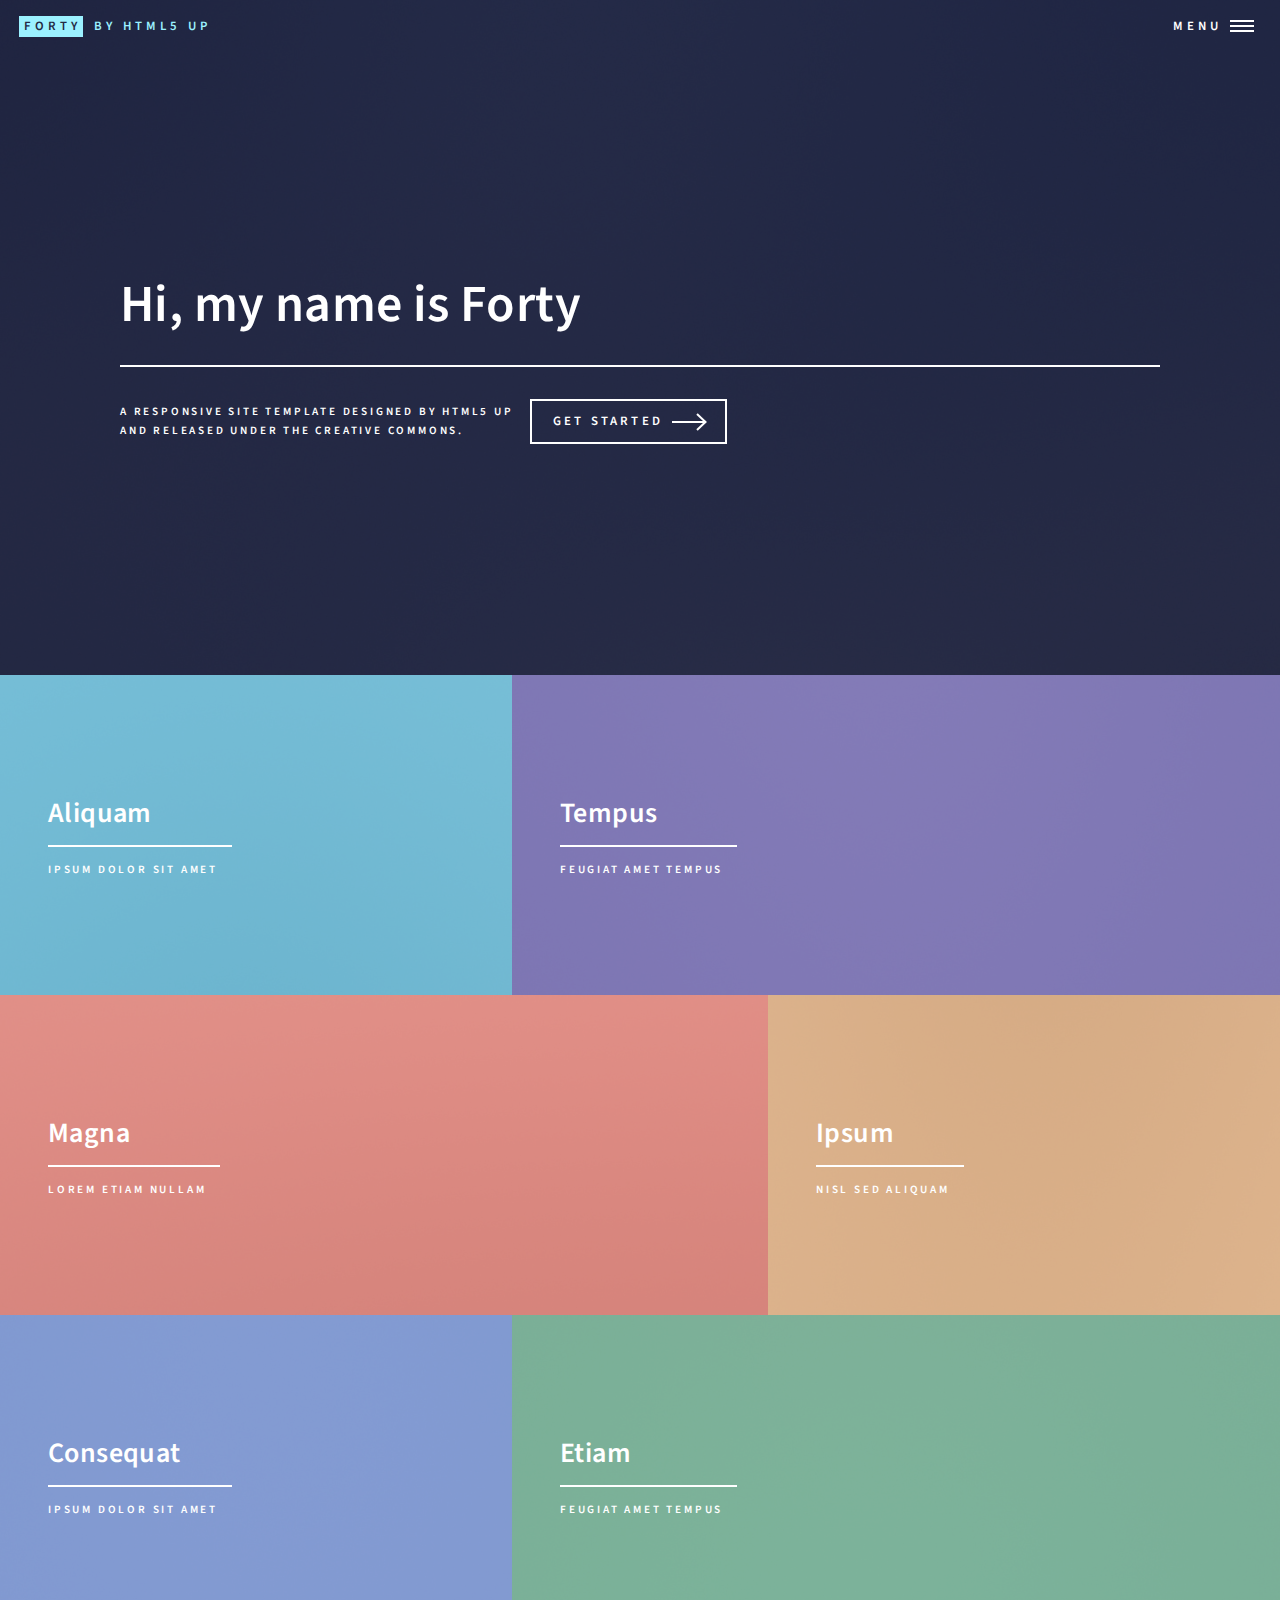
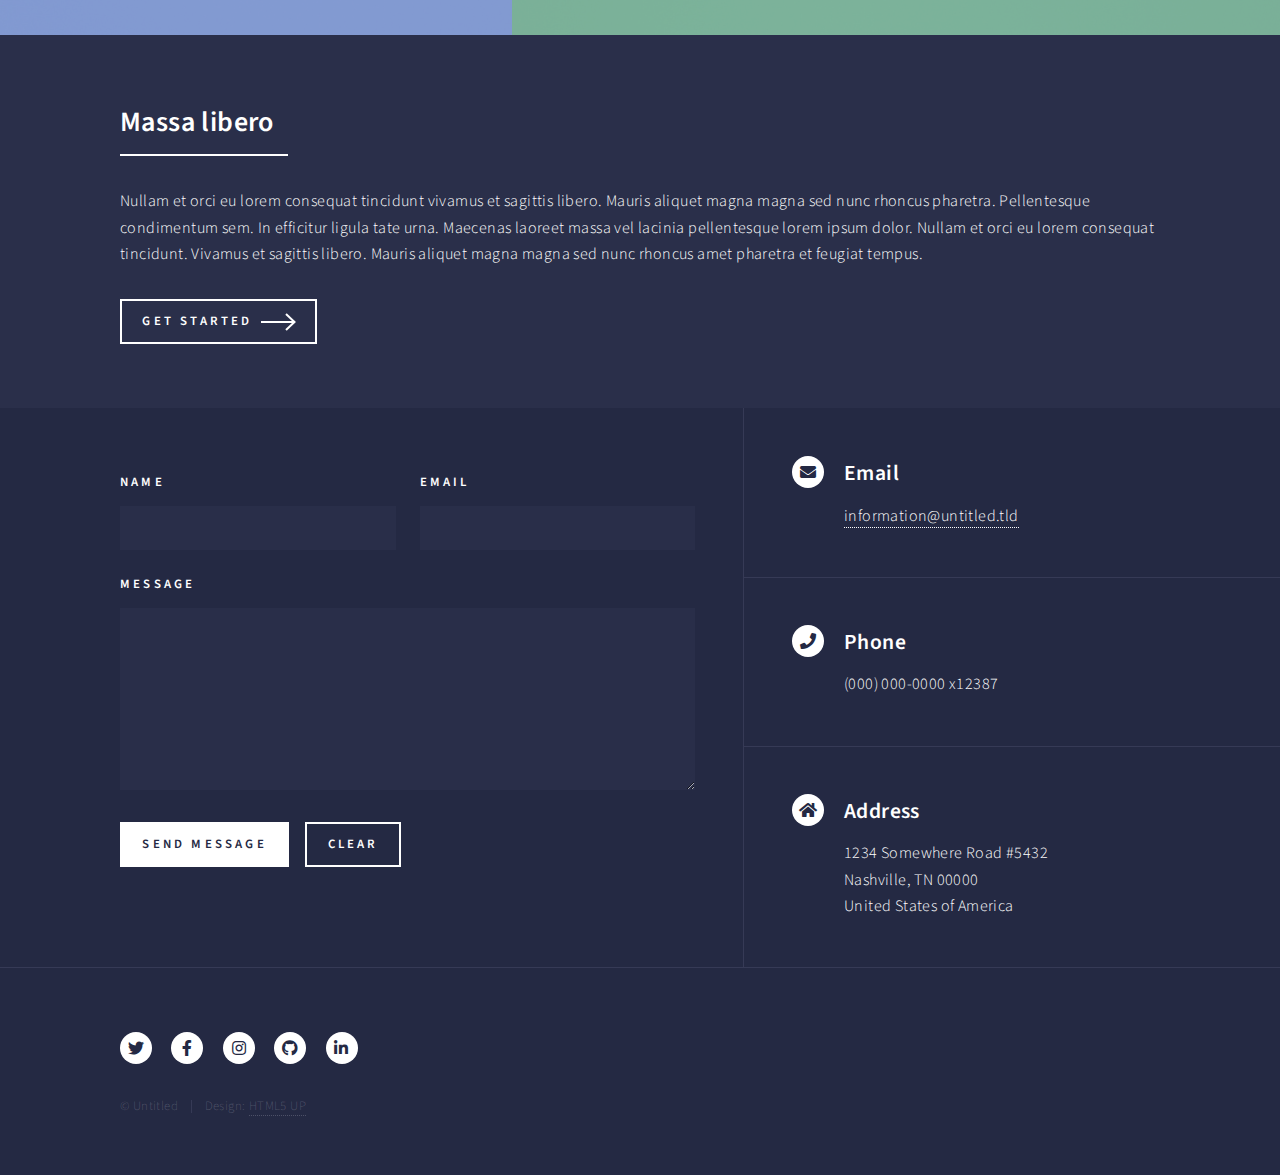
<file: Other/html5up-forty/index.html>
<!DOCTYPE HTML>
<!--
	Forty by HTML5 UP
	html5up.net | @ajlkn
	Free for personal and commercial use under the CCA 3.0 license (html5up.net/license)
-->
<html>
	<head>
		<title>Forty by HTML5 UP</title>
		<meta charset="utf-8" />
		<meta name="viewport" content="width=device-width, initial-scale=1, user-scalable=no" />
		<link rel="stylesheet" href="assets/css/main.css" />
		<noscript><link rel="stylesheet" href="assets/css/noscript.css" /></noscript>
	</head>
	<body class="is-preload">

		<!-- Wrapper -->
			<div id="wrapper">

				<!-- Header -->
					<header id="header" class="alt">
						<a href="index.html" class="logo"><strong>Forty</strong> <span>by HTML5 UP</span></a>
						<nav>
							<a href="#menu">Menu</a>
						</nav>
					</header>

				<!-- Menu -->
					<nav id="menu">
						<ul class="links">
							<li><a href="index.html">Home</a></li>
							<li><a href="landing.html">Landing</a></li>
							<li><a href="generic.html">Generic</a></li>
							<li><a href="elements.html">Elements</a></li>
						</ul>
						<ul class="actions stacked">
							<li><a href="#" class="button primary fit">Get Started</a></li>
							<li><a href="#" class="button fit">Log In</a></li>
						</ul>
					</nav>

				<!-- Banner -->
					<section id="banner" class="major">
						<div class="inner">
							<header class="major">
								<h1>Hi, my name is Forty</h1>
							</header>
							<div class="content">
								<p>A responsive site template designed by HTML5 UP<br />
								and released under the Creative Commons.</p>
								<ul class="actions">
									<li><a href="#one" class="button next scrolly">Get Started</a></li>
								</ul>
							</div>
						</div>
					</section>

				<!-- Main -->
					<div id="main">

						<!-- One -->
							<section id="one" class="tiles">
								<article>
									<span class="image">
										<img src="images/pic01.jpg" alt="" />
									</span>
									<header class="major">
										<h3><a href="landing.html" class="link">Aliquam</a></h3>
										<p>Ipsum dolor sit amet</p>
									</header>
								</article>
								<article>
									<span class="image">
										<img src="images/pic02.jpg" alt="" />
									</span>
									<header class="major">
										<h3><a href="landing.html" class="link">Tempus</a></h3>
										<p>feugiat amet tempus</p>
									</header>
								</article>
								<article>
									<span class="image">
										<img src="images/pic03.jpg" alt="" />
									</span>
									<header class="major">
										<h3><a href="landing.html" class="link">Magna</a></h3>
										<p>Lorem etiam nullam</p>
									</header>
								</article>
								<article>
									<span class="image">
										<img src="images/pic04.jpg" alt="" />
									</span>
									<header class="major">
										<h3><a href="landing.html" class="link">Ipsum</a></h3>
										<p>Nisl sed aliquam</p>
									</header>
								</article>
								<article>
									<span class="image">
										<img src="images/pic05.jpg" alt="" />
									</span>
									<header class="major">
										<h3><a href="landing.html" class="link">Consequat</a></h3>
										<p>Ipsum dolor sit amet</p>
									</header>
								</article>
								<article>
									<span class="image">
										<img src="images/pic06.jpg" alt="" />
									</span>
									<header class="major">
										<h3><a href="landing.html" class="link">Etiam</a></h3>
										<p>Feugiat amet tempus</p>
									</header>
								</article>
							</section>

						<!-- Two -->
							<section id="two">
								<div class="inner">
									<header class="major">
										<h2>Massa libero</h2>
									</header>
									<p>Nullam et orci eu lorem consequat tincidunt vivamus et sagittis libero. Mauris aliquet magna magna sed nunc rhoncus pharetra. Pellentesque condimentum sem. In efficitur ligula tate urna. Maecenas laoreet massa vel lacinia pellentesque lorem ipsum dolor. Nullam et orci eu lorem consequat tincidunt. Vivamus et sagittis libero. Mauris aliquet magna magna sed nunc rhoncus amet pharetra et feugiat tempus.</p>
									<ul class="actions">
										<li><a href="landing.html" class="button next">Get Started</a></li>
									</ul>
								</div>
							</section>

					</div>

				<!-- Contact -->
					<section id="contact">
						<div class="inner">
							<section>
								<form method="post" action="#">
									<div class="fields">
										<div class="field half">
											<label for="name">Name</label>
											<input type="text" name="name" id="name" />
										</div>
										<div class="field half">
											<label for="email">Email</label>
											<input type="text" name="email" id="email" />
										</div>
										<div class="field">
											<label for="message">Message</label>
											<textarea name="message" id="message" rows="6"></textarea>
										</div>
									</div>
									<ul class="actions">
										<li><input type="submit" value="Send Message" class="primary" /></li>
										<li><input type="reset" value="Clear" /></li>
									</ul>
								</form>
							</section>
							<section class="split">
								<section>
									<div class="contact-method">
										<span class="icon solid alt fa-envelope"></span>
										<h3>Email</h3>
										<a href="#">information@untitled.tld</a>
									</div>
								</section>
								<section>
									<div class="contact-method">
										<span class="icon solid alt fa-phone"></span>
										<h3>Phone</h3>
										<span>(000) 000-0000 x12387</span>
									</div>
								</section>
								<section>
									<div class="contact-method">
										<span class="icon solid alt fa-home"></span>
										<h3>Address</h3>
										<span>1234 Somewhere Road #5432<br />
										Nashville, TN 00000<br />
										United States of America</span>
									</div>
								</section>
							</section>
						</div>
					</section>

				<!-- Footer -->
					<footer id="footer">
						<div class="inner">
							<ul class="icons">
								<li><a href="#" class="icon brands alt fa-twitter"><span class="label">Twitter</span></a></li>
								<li><a href="#" class="icon brands alt fa-facebook-f"><span class="label">Facebook</span></a></li>
								<li><a href="#" class="icon brands alt fa-instagram"><span class="label">Instagram</span></a></li>
								<li><a href="#" class="icon brands alt fa-github"><span class="label">GitHub</span></a></li>
								<li><a href="#" class="icon brands alt fa-linkedin-in"><span class="label">LinkedIn</span></a></li>
							</ul>
							<ul class="copyright">
								<li>&copy; Untitled</li><li>Design: <a href="https://html5up.net">HTML5 UP</a></li>
							</ul>
						</div>
					</footer>

			</div>

		<!-- Scripts -->
			<script src="assets/js/jquery.min.js"></script>
			<script src="assets/js/jquery.scrolly.min.js"></script>
			<script src="assets/js/jquery.scrollex.min.js"></script>
			<script src="assets/js/browser.min.js"></script>
			<script src="assets/js/breakpoints.min.js"></script>
			<script src="assets/js/util.js"></script>
			<script src="assets/js/main.js"></script>

	</body>
</html>
</file>
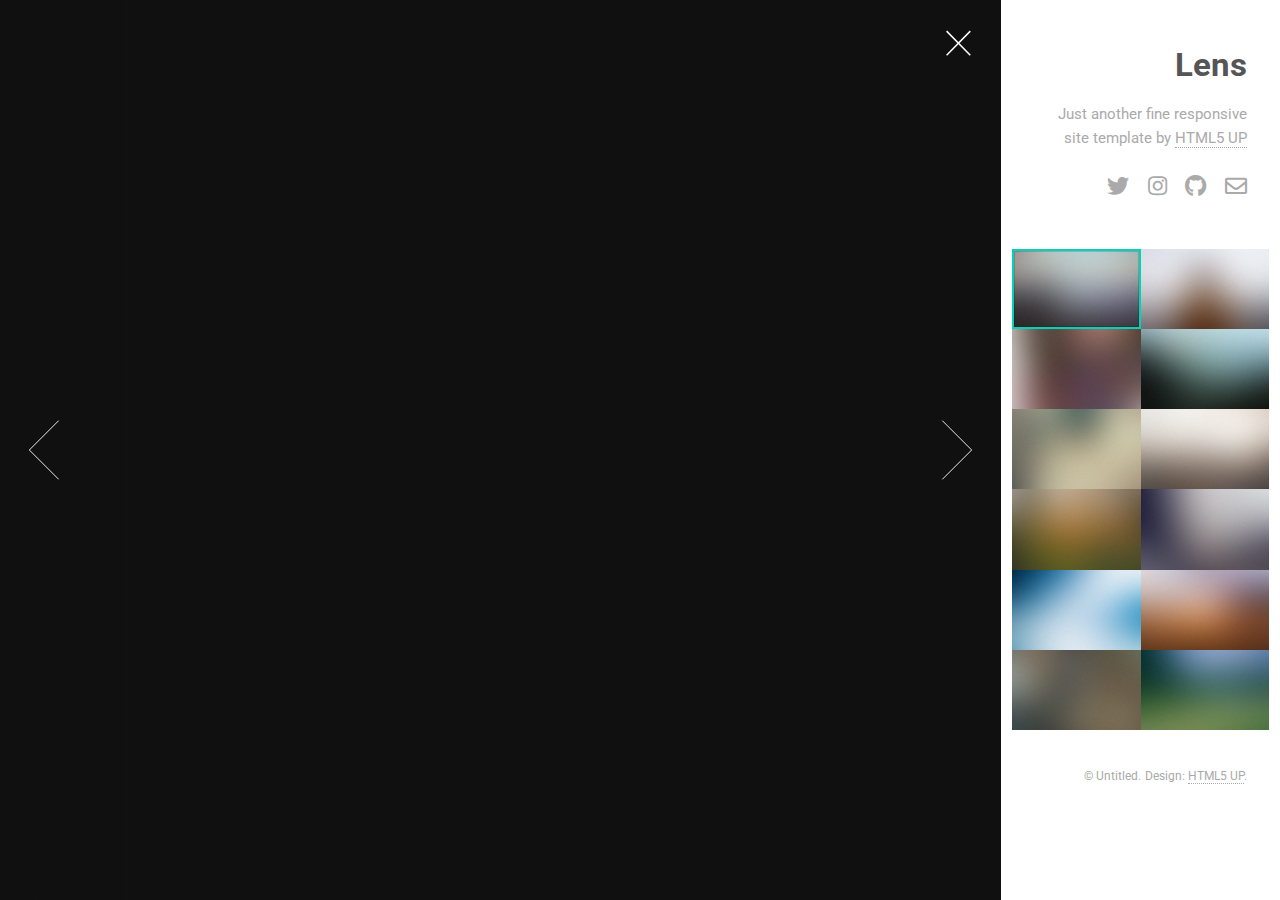
<file: Other/html5up-lens/index.html>
<!DOCTYPE HTML>
<!--
	Lens by HTML5 UP
	html5up.net | @ajlkn
	Free for personal and commercial use under the CCA 3.0 license (html5up.net/license)
-->
<html>
	<head>
		<title>Lens by HTML5 UP</title>
		<meta charset="utf-8" />
		<meta name="viewport" content="width=device-width, initial-scale=1, user-scalable=no" />
		<link rel="stylesheet" href="assets/css/main.css" />
		<noscript><link rel="stylesheet" href="assets/css/noscript.css" /></noscript>
	</head>
	<body class="is-preload-0 is-preload-1 is-preload-2">

		<!-- Main -->
			<div id="main">

				<!-- Header -->
					<header id="header">
						<h1>Lens</h1>
						<p>Just another fine responsive site template by <a href="http://html5up.net">HTML5 UP</a></p>
						<ul class="icons">
							<li><a href="#" class="icon brands fa-twitter"><span class="label">Twitter</span></a></li>
							<li><a href="#" class="icon brands fa-instagram"><span class="label">Instagram</span></a></li>
							<li><a href="#" class="icon brands fa-github"><span class="label">Github</span></a></li>
							<li><a href="#" class="icon fa-envelope"><span class="label">Email</span></a></li>
						</ul>
					</header>

				<!-- Thumbnail -->
					<section id="thumbnails">
						<article>
							<a class="thumbnail" href="images/fulls/01.jpg" data-position="left center"><img src="images/thumbs/01.jpg" alt="" /></a>
							<h2>Diam tempus accumsan</h2>
							<p>Lorem ipsum dolor sit amet, consectetur adipiscing elit.</p>
						</article>
						<article>
							<a class="thumbnail" href="images/fulls/02.jpg"><img src="images/thumbs/02.jpg" alt="" /></a>
							<h2>Vivamus convallis libero</h2>
							<p>Sed velit lacus, laoreet at venenatis convallis in lorem tincidunt.</p>
						</article>
						<article>
							<a class="thumbnail" href="images/fulls/03.jpg" data-position="top center"><img src="images/thumbs/03.jpg" alt="" /></a>
							<h2>Nec accumsan enim felis</h2>
							<p>Maecenas eleifend tellus ut turpis eleifend, vitae pretium faucibus.</p>
						</article>
						<article>
							<a class="thumbnail" href="images/fulls/04.jpg"><img src="images/thumbs/04.jpg" alt="" /></a>
							<h2>Donec maximus nisi eget</h2>
							<p>Tristique in nulla vel congue. Sed sociis natoque parturient nascetur.</p>
						</article>
						<article>
							<a class="thumbnail" href="images/fulls/05.jpg" data-position="top center"><img src="images/thumbs/05.jpg" alt="" /></a>
							<h2>Nullam vitae nunc vulputate</h2>
							<p>In pellentesque cursus velit id posuere. Donec vehicula nulla.</p>
						</article>
						<article>
							<a class="thumbnail" href="images/fulls/06.jpg"><img src="images/thumbs/06.jpg" alt="" /></a>
							<h2>Phasellus magna faucibus</h2>
							<p>Nulla dignissim libero maximus tellus varius dictum ut posuere magna.</p>
						</article>
						<article>
							<a class="thumbnail" href="images/fulls/07.jpg"><img src="images/thumbs/07.jpg" alt="" /></a>
							<h2>Proin quis mauris</h2>
							<p>Etiam ultricies, lorem quis efficitur porttitor, facilisis ante orci urna.</p>
						</article>
						<article>
							<a class="thumbnail" href="images/fulls/08.jpg"><img src="images/thumbs/08.jpg" alt="" /></a>
							<h2>Gravida quis varius enim</h2>
							<p>Nunc egestas congue lorem. Nullam dictum placerat ex sapien tortor mattis.</p>
						</article>
						<article>
							<a class="thumbnail" href="images/fulls/09.jpg"><img src="images/thumbs/09.jpg" alt="" /></a>
							<h2>Morbi eget vitae adipiscing</h2>
							<p>In quis vulputate dui. Maecenas metus elit, dictum praesent lacinia lacus.</p>
						</article>
						<article>
							<a class="thumbnail" href="images/fulls/10.jpg"><img src="images/thumbs/10.jpg" alt="" /></a>
							<h2>Habitant tristique senectus</h2>
							<p>Vestibulum ante ipsum primis in faucibus orci luctus ac tincidunt dolor.</p>
						</article>
						<article>
							<a class="thumbnail" href="images/fulls/11.jpg"><img src="images/thumbs/11.jpg" alt="" /></a>
							<h2>Pharetra ex non faucibus</h2>
							<p>Ut sed magna euismod leo laoreet congue. Fusce congue enim ultricies.</p>
						</article>
						<article>
							<a class="thumbnail" href="images/fulls/12.jpg"><img src="images/thumbs/12.jpg" alt="" /></a>
							<h2>Mattis lorem sodales</h2>
							<p>Feugiat auctor leo massa, nec vestibulum nisl erat faucibus, rutrum nulla.</p>
						</article>
					</section>

				<!-- Footer -->
					<footer id="footer">
						<ul class="copyright">
							<li>&copy; Untitled.</li><li>Design: <a href="http://html5up.net">HTML5 UP</a>.</li>
						</ul>
					</footer>

			</div>

		<!-- Scripts -->
			<script src="assets/js/jquery.min.js"></script>
			<script src="assets/js/browser.min.js"></script>
			<script src="assets/js/breakpoints.min.js"></script>
			<script src="assets/js/main.js"></script>

	</body>
</html>
</file>
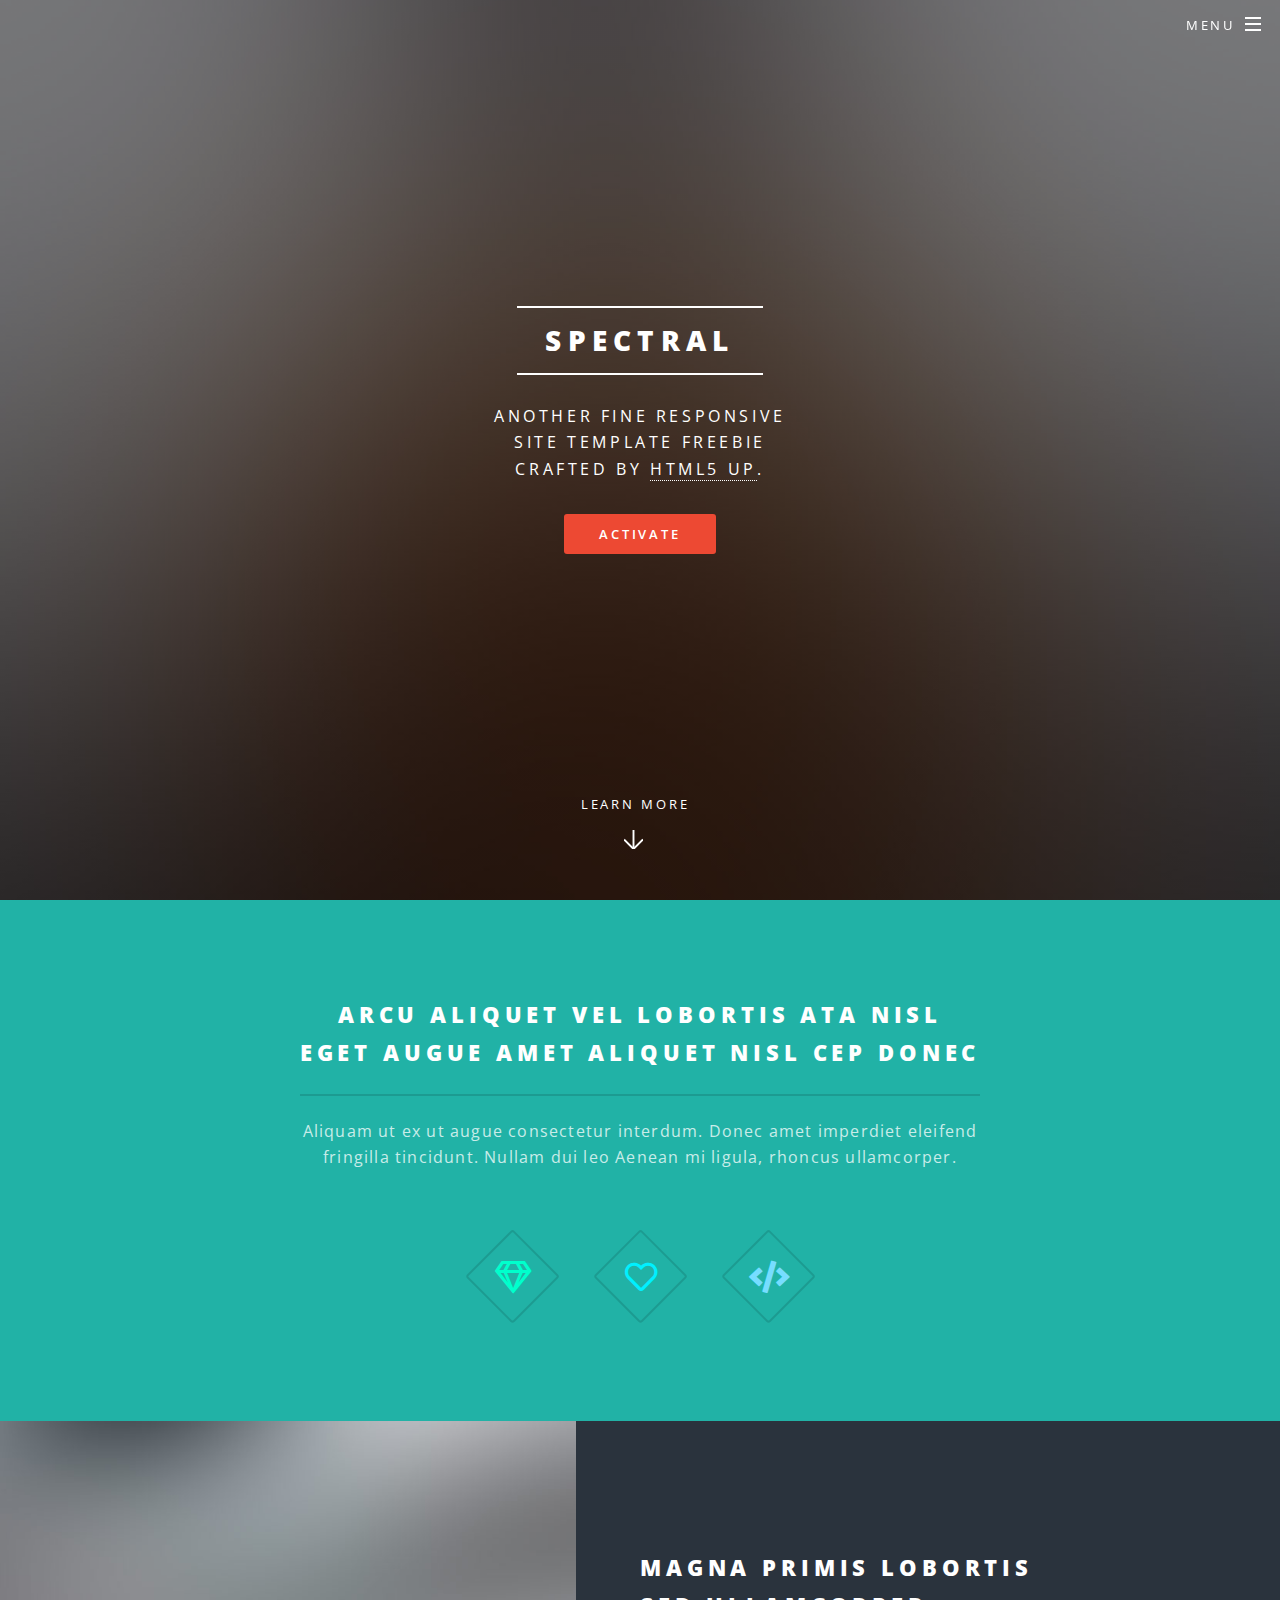
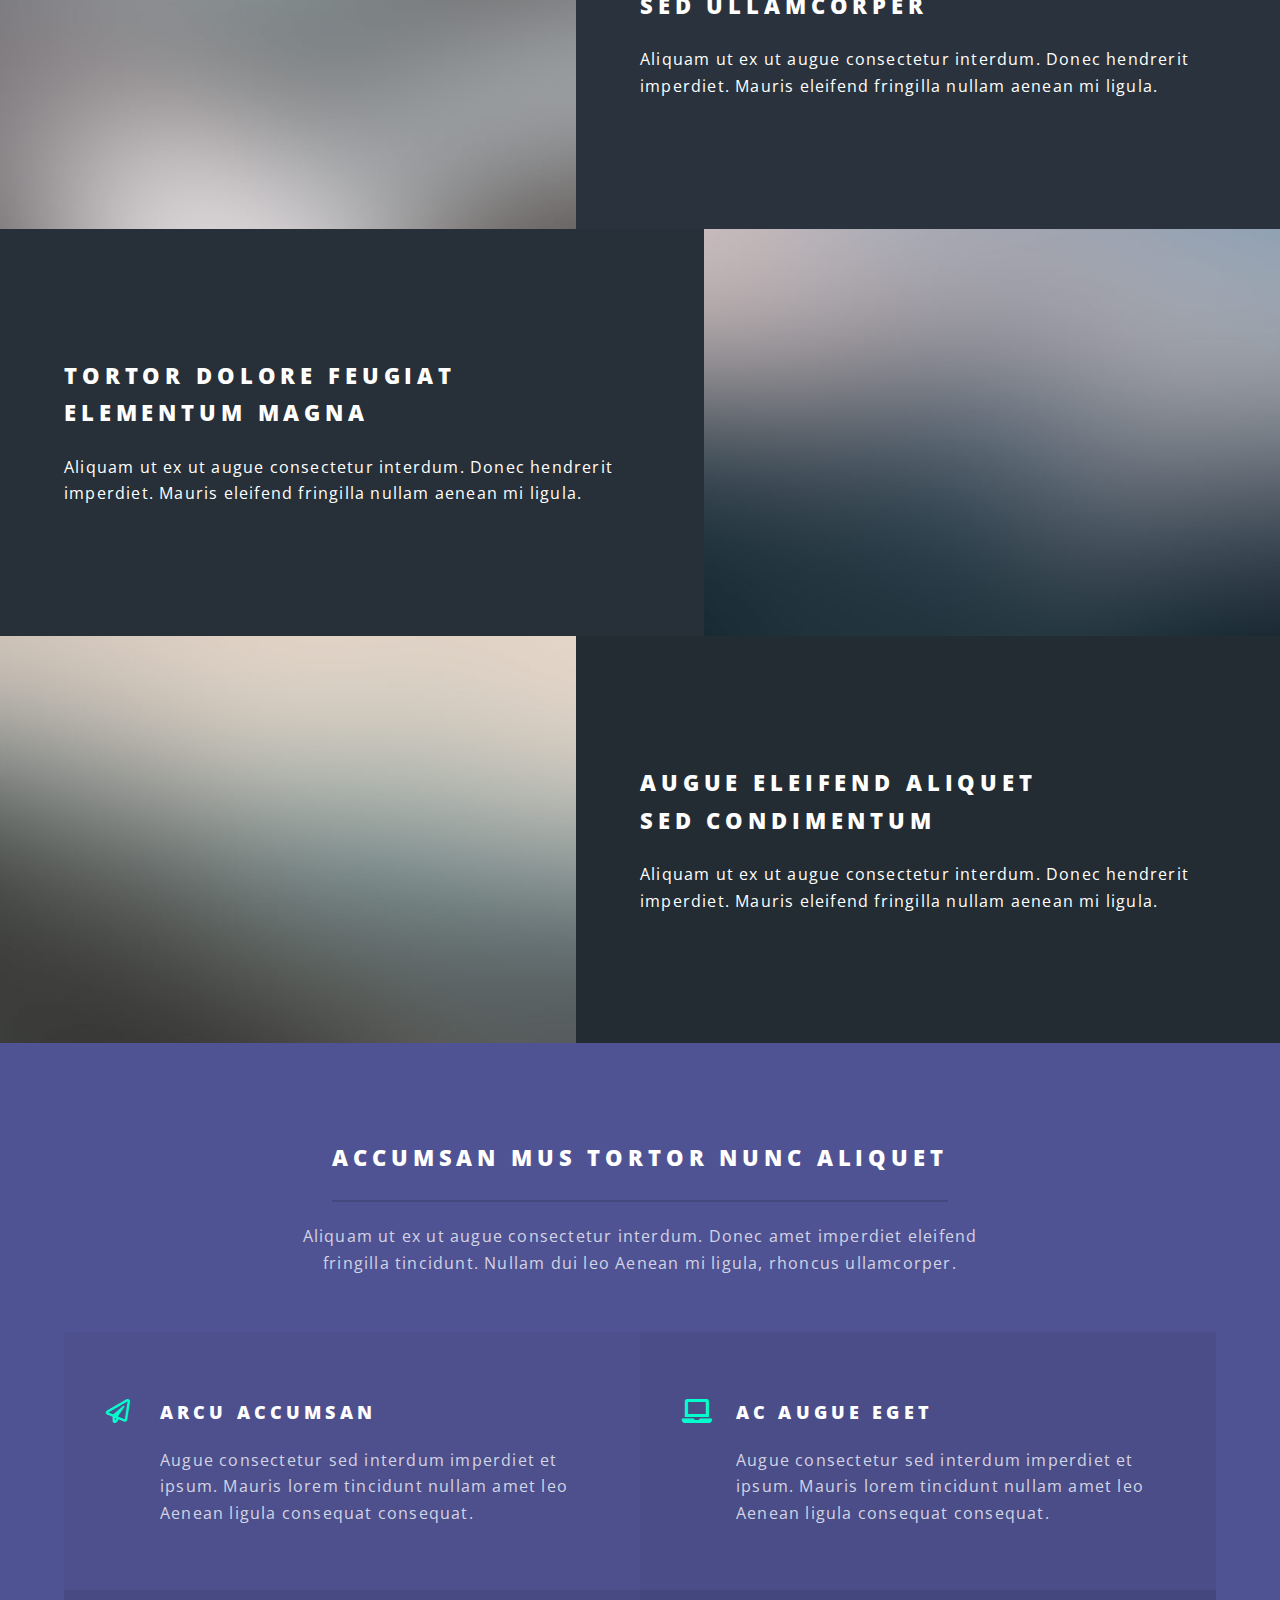
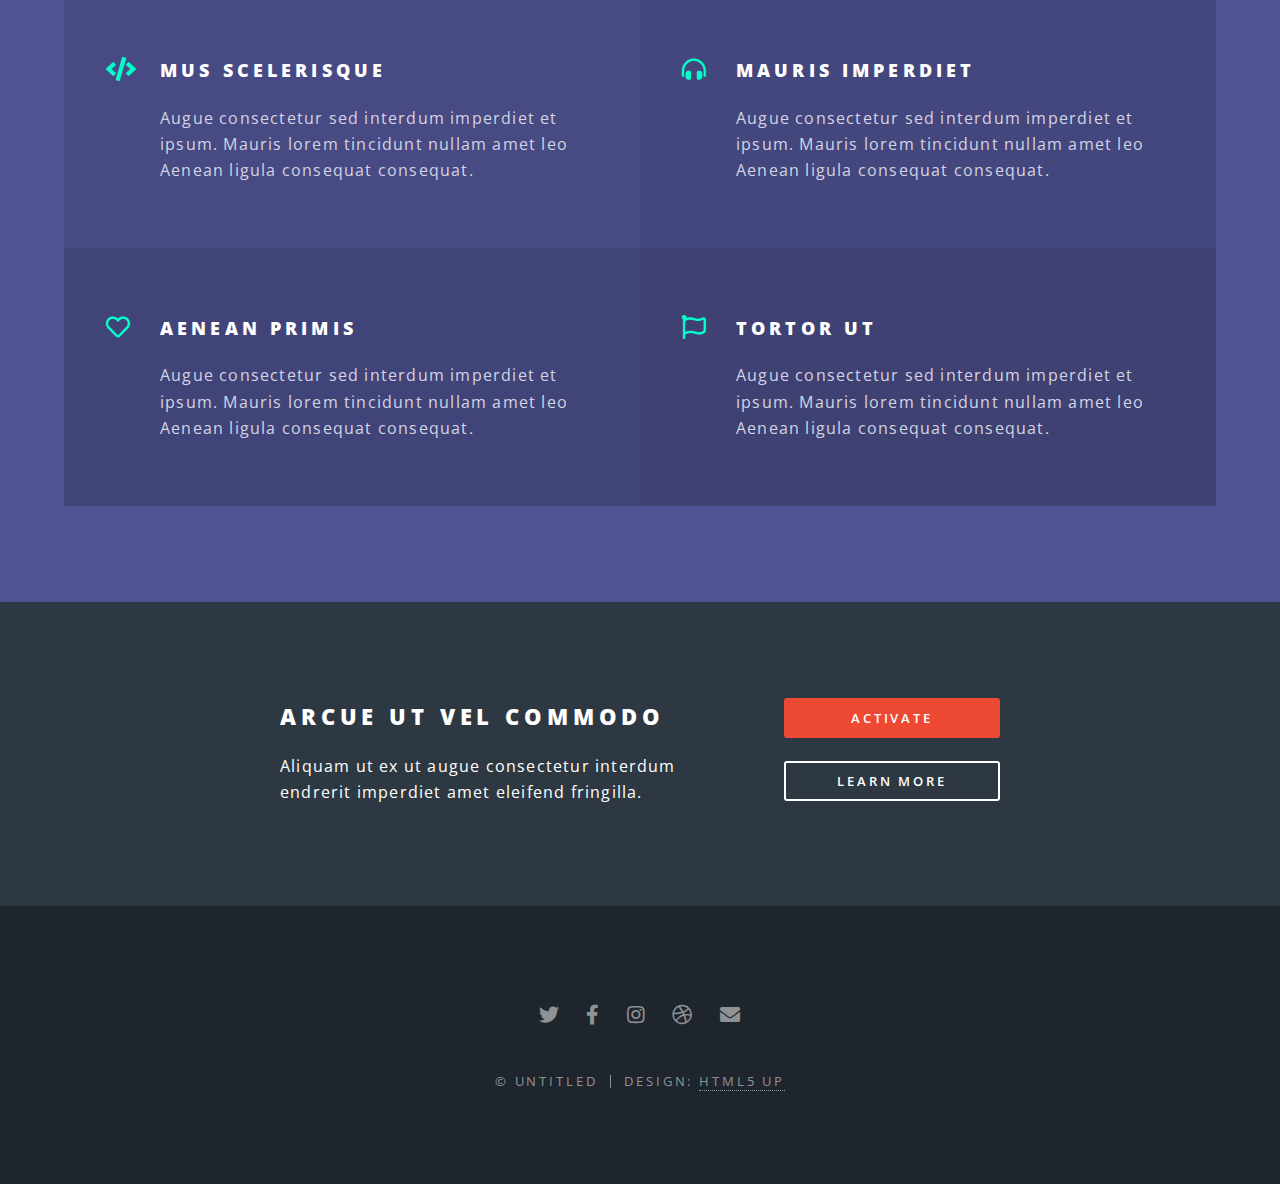
<file: Other/html5up-spectral/index.html>
<!DOCTYPE HTML>
<!--
	Spectral by HTML5 UP
	html5up.net | @ajlkn
	Free for personal and commercial use under the CCA 3.0 license (html5up.net/license)
-->
<html>
	<head>
		<title>Spectral by HTML5 UP</title>
		<meta charset="utf-8" />
		<meta name="viewport" content="width=device-width, initial-scale=1, user-scalable=no" />
		<link rel="stylesheet" href="assets/css/main.css" />
		<noscript><link rel="stylesheet" href="assets/css/noscript.css" /></noscript>
	</head>
	<body class="landing is-preload">

		<!-- Page Wrapper -->
			<div id="page-wrapper">

				<!-- Header -->
					<header id="header" class="alt">
						<h1><a href="index.html">Spectral</a></h1>
						<nav id="nav">
							<ul>
								<li class="special">
									<a href="#menu" class="menuToggle"><span>Menu</span></a>
									<div id="menu">
										<ul>
											<li><a href="index.html">Home</a></li>
											<li><a href="generic.html">Generic</a></li>
											<li><a href="elements.html">Elements</a></li>
											<li><a href="#">Sign Up</a></li>
											<li><a href="#">Log In</a></li>
										</ul>
									</div>
								</li>
							</ul>
						</nav>
					</header>

				<!-- Banner -->
					<section id="banner">
						<div class="inner">
							<h2>Spectral</h2>
							<p>Another fine responsive<br />
							site template freebie<br />
							crafted by <a href="http://html5up.net">HTML5 UP</a>.</p>
							<ul class="actions special">
								<li><a href="#" class="button primary">Activate</a></li>
							</ul>
						</div>
						<a href="#one" class="more scrolly">Learn More</a>
					</section>

				<!-- One -->
					<section id="one" class="wrapper style1 special">
						<div class="inner">
							<header class="major">
								<h2>Arcu aliquet vel lobortis ata nisl<br />
								eget augue amet aliquet nisl cep donec</h2>
								<p>Aliquam ut ex ut augue consectetur interdum. Donec amet imperdiet eleifend<br />
								fringilla tincidunt. Nullam dui leo Aenean mi ligula, rhoncus ullamcorper.</p>
							</header>
							<ul class="icons major">
								<li><span class="icon fa-gem major style1"><span class="label">Lorem</span></span></li>
								<li><span class="icon fa-heart major style2"><span class="label">Ipsum</span></span></li>
								<li><span class="icon solid fa-code major style3"><span class="label">Dolor</span></span></li>
							</ul>
						</div>
					</section>

				<!-- Two -->
					<section id="two" class="wrapper alt style2">
						<section class="spotlight">
							<div class="image"><img src="images/pic01.jpg" alt="" /></div><div class="content">
								<h2>Magna primis lobortis<br />
								sed ullamcorper</h2>
								<p>Aliquam ut ex ut augue consectetur interdum. Donec hendrerit imperdiet. Mauris eleifend fringilla nullam aenean mi ligula.</p>
							</div>
						</section>
						<section class="spotlight">
							<div class="image"><img src="images/pic02.jpg" alt="" /></div><div class="content">
								<h2>Tortor dolore feugiat<br />
								elementum magna</h2>
								<p>Aliquam ut ex ut augue consectetur interdum. Donec hendrerit imperdiet. Mauris eleifend fringilla nullam aenean mi ligula.</p>
							</div>
						</section>
						<section class="spotlight">
							<div class="image"><img src="images/pic03.jpg" alt="" /></div><div class="content">
								<h2>Augue eleifend aliquet<br />
								sed condimentum</h2>
								<p>Aliquam ut ex ut augue consectetur interdum. Donec hendrerit imperdiet. Mauris eleifend fringilla nullam aenean mi ligula.</p>
							</div>
						</section>
					</section>

				<!-- Three -->
					<section id="three" class="wrapper style3 special">
						<div class="inner">
							<header class="major">
								<h2>Accumsan mus tortor nunc aliquet</h2>
								<p>Aliquam ut ex ut augue consectetur interdum. Donec amet imperdiet eleifend<br />
								fringilla tincidunt. Nullam dui leo Aenean mi ligula, rhoncus ullamcorper.</p>
							</header>
							<ul class="features">
								<li class="icon fa-paper-plane">
									<h3>Arcu accumsan</h3>
									<p>Augue consectetur sed interdum imperdiet et ipsum. Mauris lorem tincidunt nullam amet leo Aenean ligula consequat consequat.</p>
								</li>
								<li class="icon solid fa-laptop">
									<h3>Ac Augue Eget</h3>
									<p>Augue consectetur sed interdum imperdiet et ipsum. Mauris lorem tincidunt nullam amet leo Aenean ligula consequat consequat.</p>
								</li>
								<li class="icon solid fa-code">
									<h3>Mus Scelerisque</h3>
									<p>Augue consectetur sed interdum imperdiet et ipsum. Mauris lorem tincidunt nullam amet leo Aenean ligula consequat consequat.</p>
								</li>
								<li class="icon solid fa-headphones-alt">
									<h3>Mauris Imperdiet</h3>
									<p>Augue consectetur sed interdum imperdiet et ipsum. Mauris lorem tincidunt nullam amet leo Aenean ligula consequat consequat.</p>
								</li>
								<li class="icon fa-heart">
									<h3>Aenean Primis</h3>
									<p>Augue consectetur sed interdum imperdiet et ipsum. Mauris lorem tincidunt nullam amet leo Aenean ligula consequat consequat.</p>
								</li>
								<li class="icon fa-flag">
									<h3>Tortor Ut</h3>
									<p>Augue consectetur sed interdum imperdiet et ipsum. Mauris lorem tincidunt nullam amet leo Aenean ligula consequat consequat.</p>
								</li>
							</ul>
						</div>
					</section>

				<!-- CTA -->
					<section id="cta" class="wrapper style4">
						<div class="inner">
							<header>
								<h2>Arcue ut vel commodo</h2>
								<p>Aliquam ut ex ut augue consectetur interdum endrerit imperdiet amet eleifend fringilla.</p>
							</header>
							<ul class="actions stacked">
								<li><a href="#" class="button fit primary">Activate</a></li>
								<li><a href="#" class="button fit">Learn More</a></li>
							</ul>
						</div>
					</section>

				<!-- Footer -->
					<footer id="footer">
						<ul class="icons">
							<li><a href="#" class="icon brands fa-twitter"><span class="label">Twitter</span></a></li>
							<li><a href="#" class="icon brands fa-facebook-f"><span class="label">Facebook</span></a></li>
							<li><a href="#" class="icon brands fa-instagram"><span class="label">Instagram</span></a></li>
							<li><a href="#" class="icon brands fa-dribbble"><span class="label">Dribbble</span></a></li>
							<li><a href="#" class="icon solid fa-envelope"><span class="label">Email</span></a></li>
						</ul>
						<ul class="copyright">
							<li>&copy; Untitled</li><li>Design: <a href="http://html5up.net">HTML5 UP</a></li>
						</ul>
					</footer>

			</div>

		<!-- Scripts -->
			<script src="assets/js/jquery.min.js"></script>
			<script src="assets/js/jquery.scrollex.min.js"></script>
			<script src="assets/js/jquery.scrolly.min.js"></script>
			<script src="assets/js/browser.min.js"></script>
			<script src="assets/js/breakpoints.min.js"></script>
			<script src="assets/js/util.js"></script>
			<script src="assets/js/main.js"></script>

	</body>
</html>
</file>
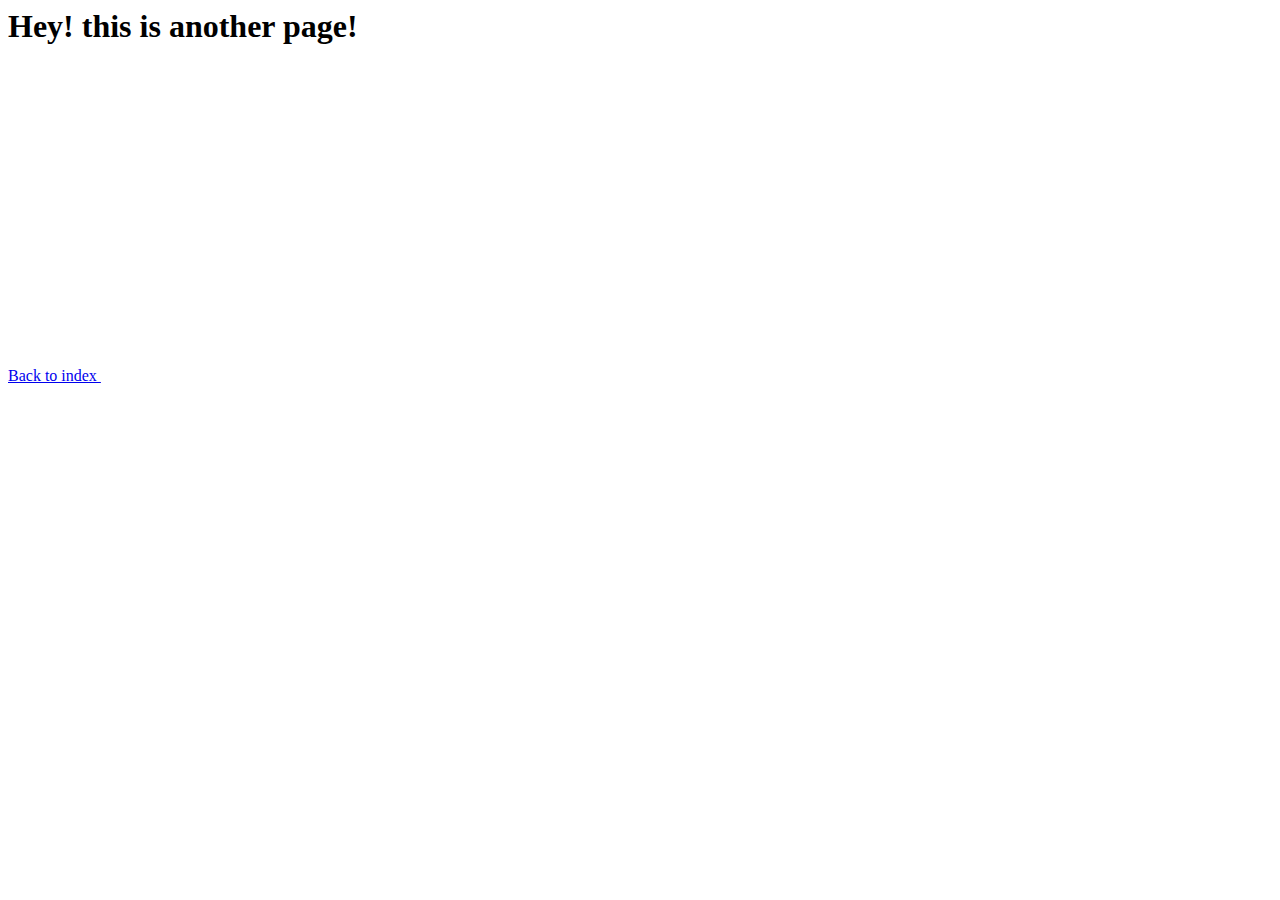
<file: another.html>
<html> 
    <head> 
        <title> Another page </title>
    </head>
    <body> 
        <h1> Hey! this is another page! </h1>
        <a href="index.html"> Back to index </a>
        <iframe width="560" height="315" src="https://www.youtube.com/embed/OFRjZtYs3wY" title="YouTube video player" frameborder="0" allow="accelerometer; autoplay; clipboard-write; encrypted-media; gyroscope; picture-in-picture" allowfullscreen></iframe>
    </body>
    </html>
</file>
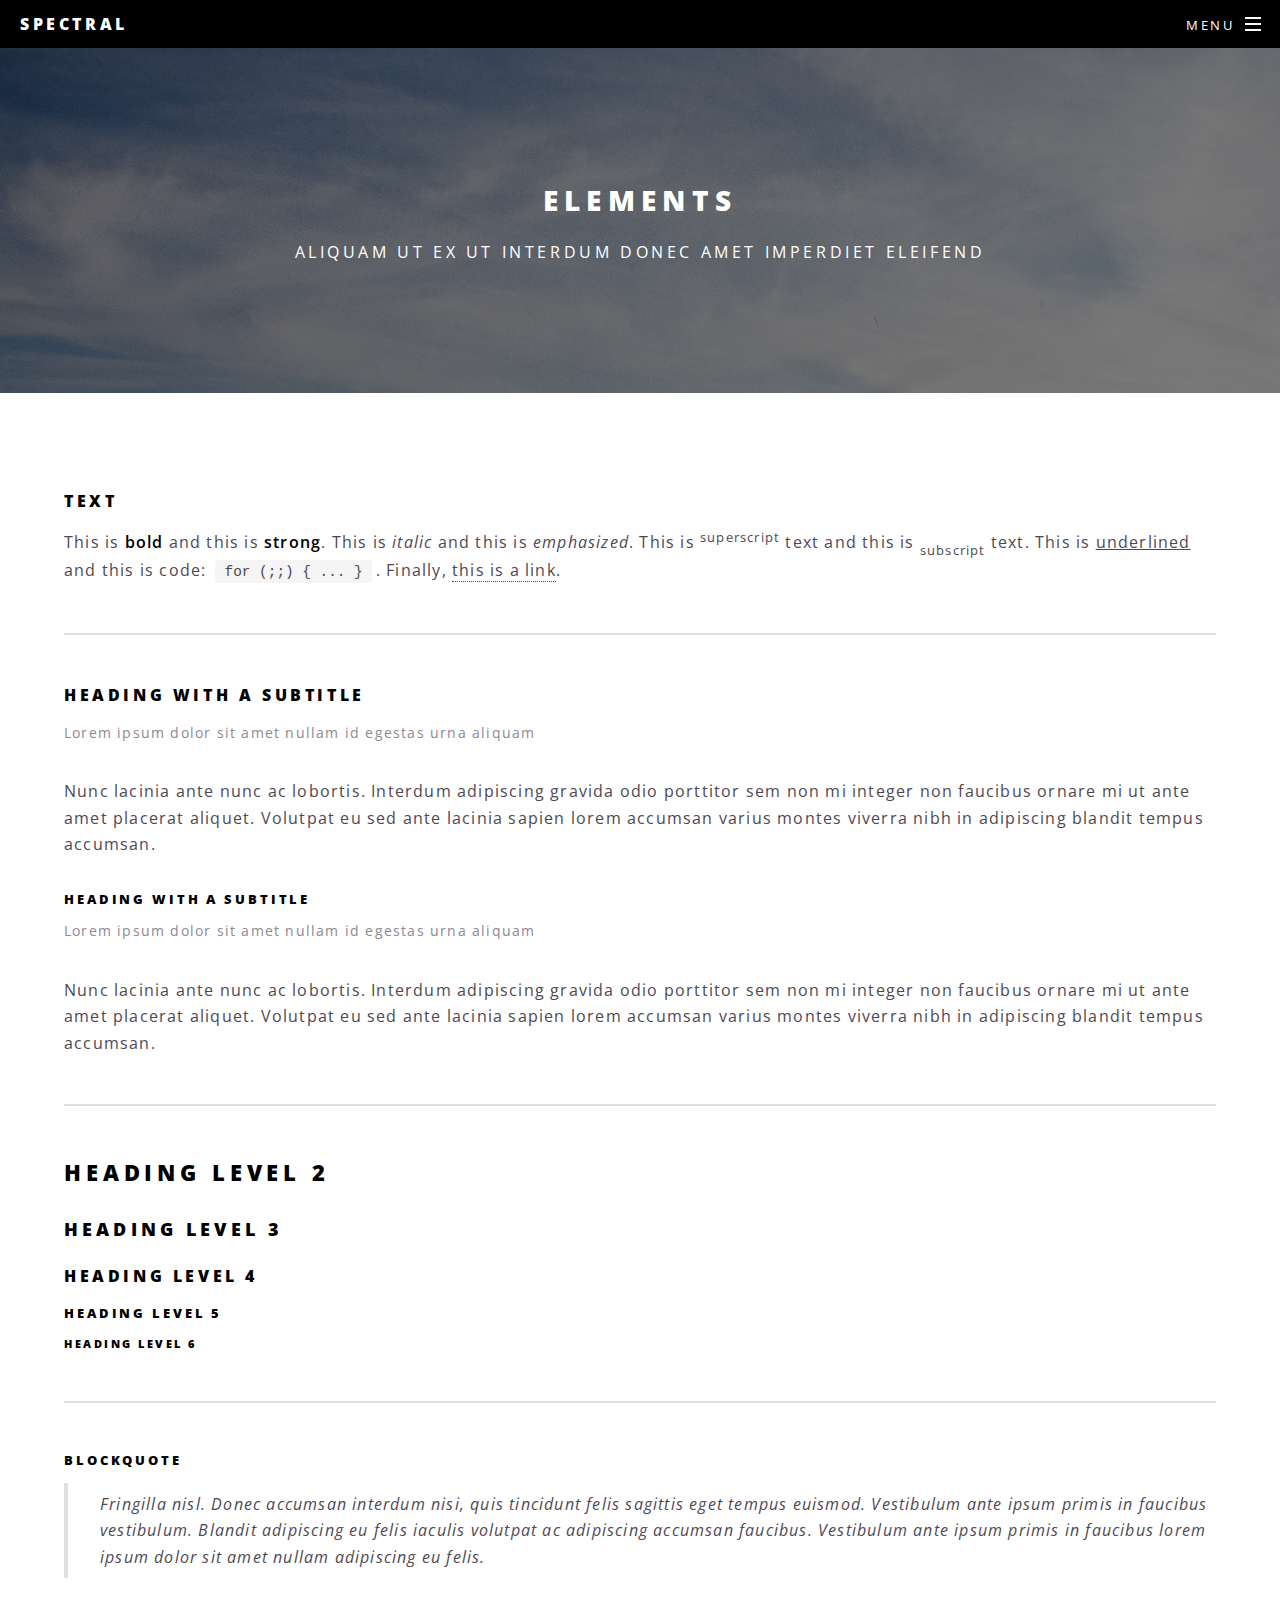
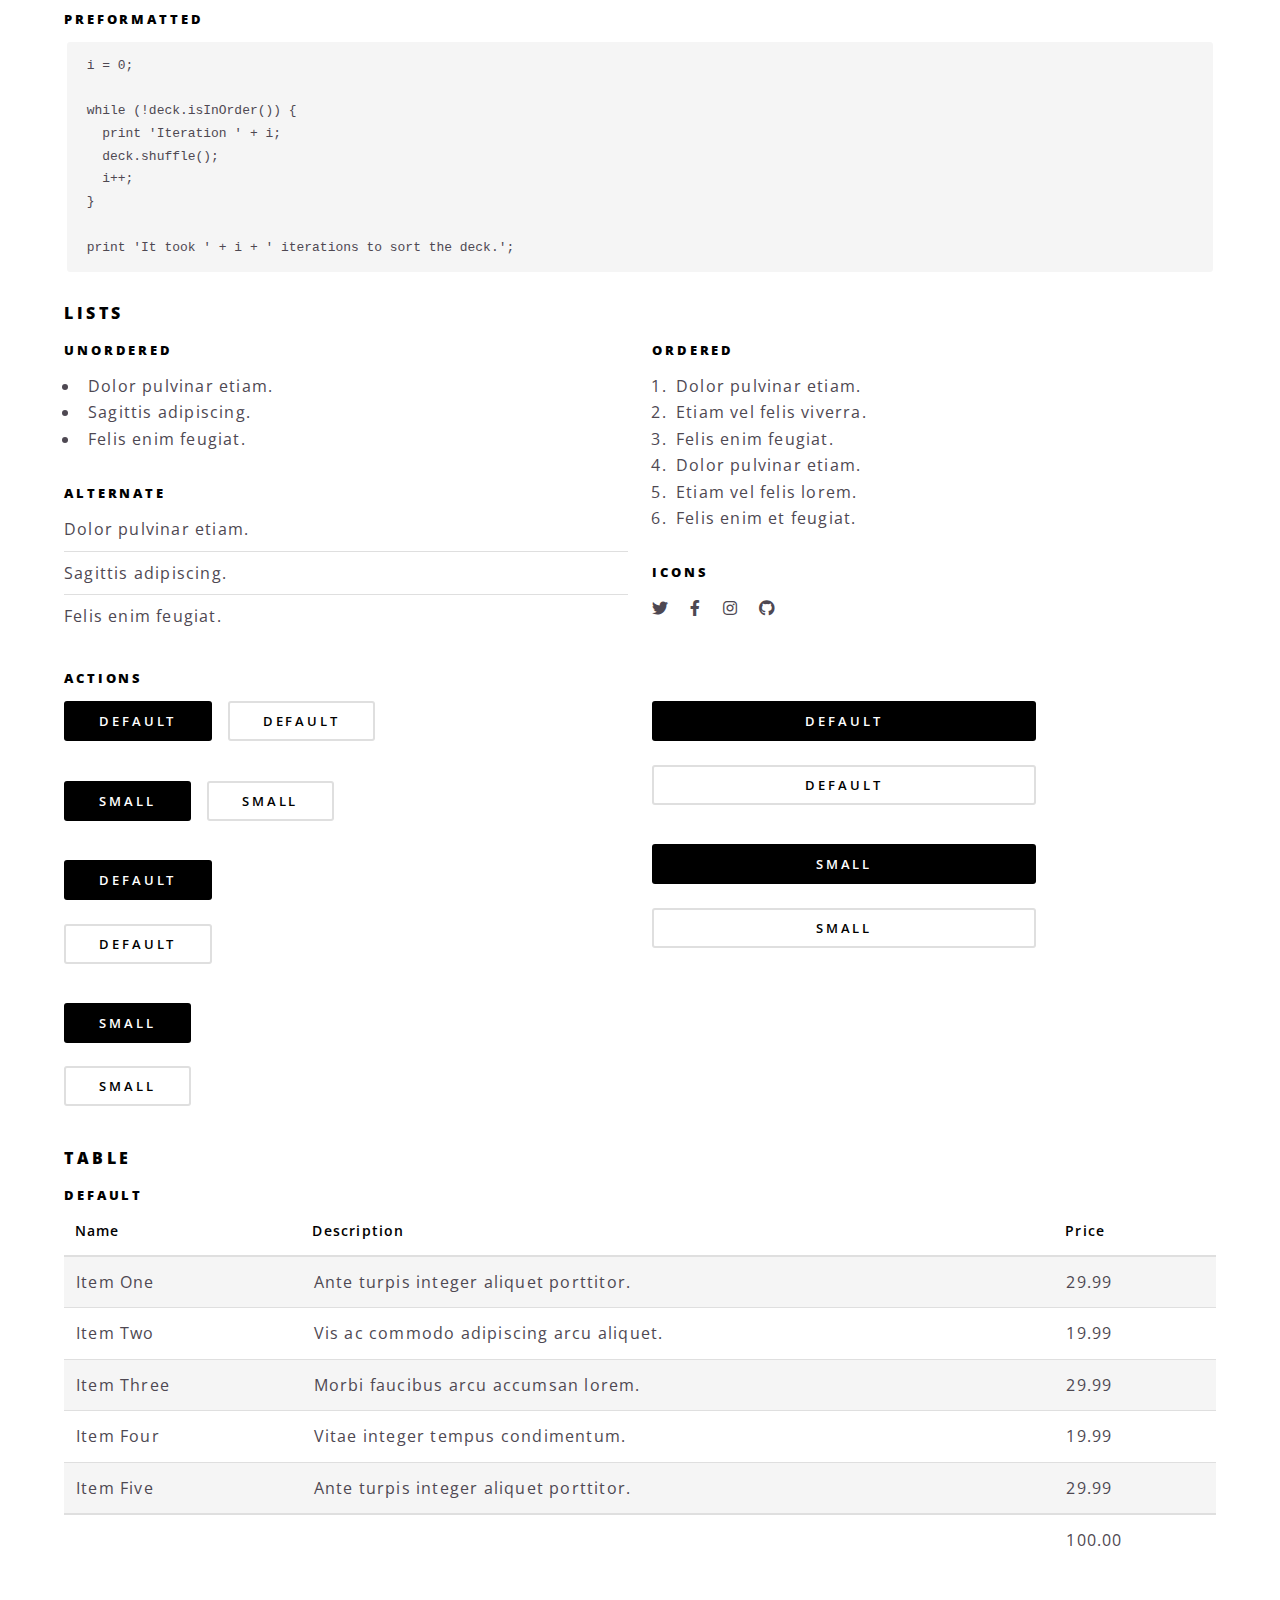
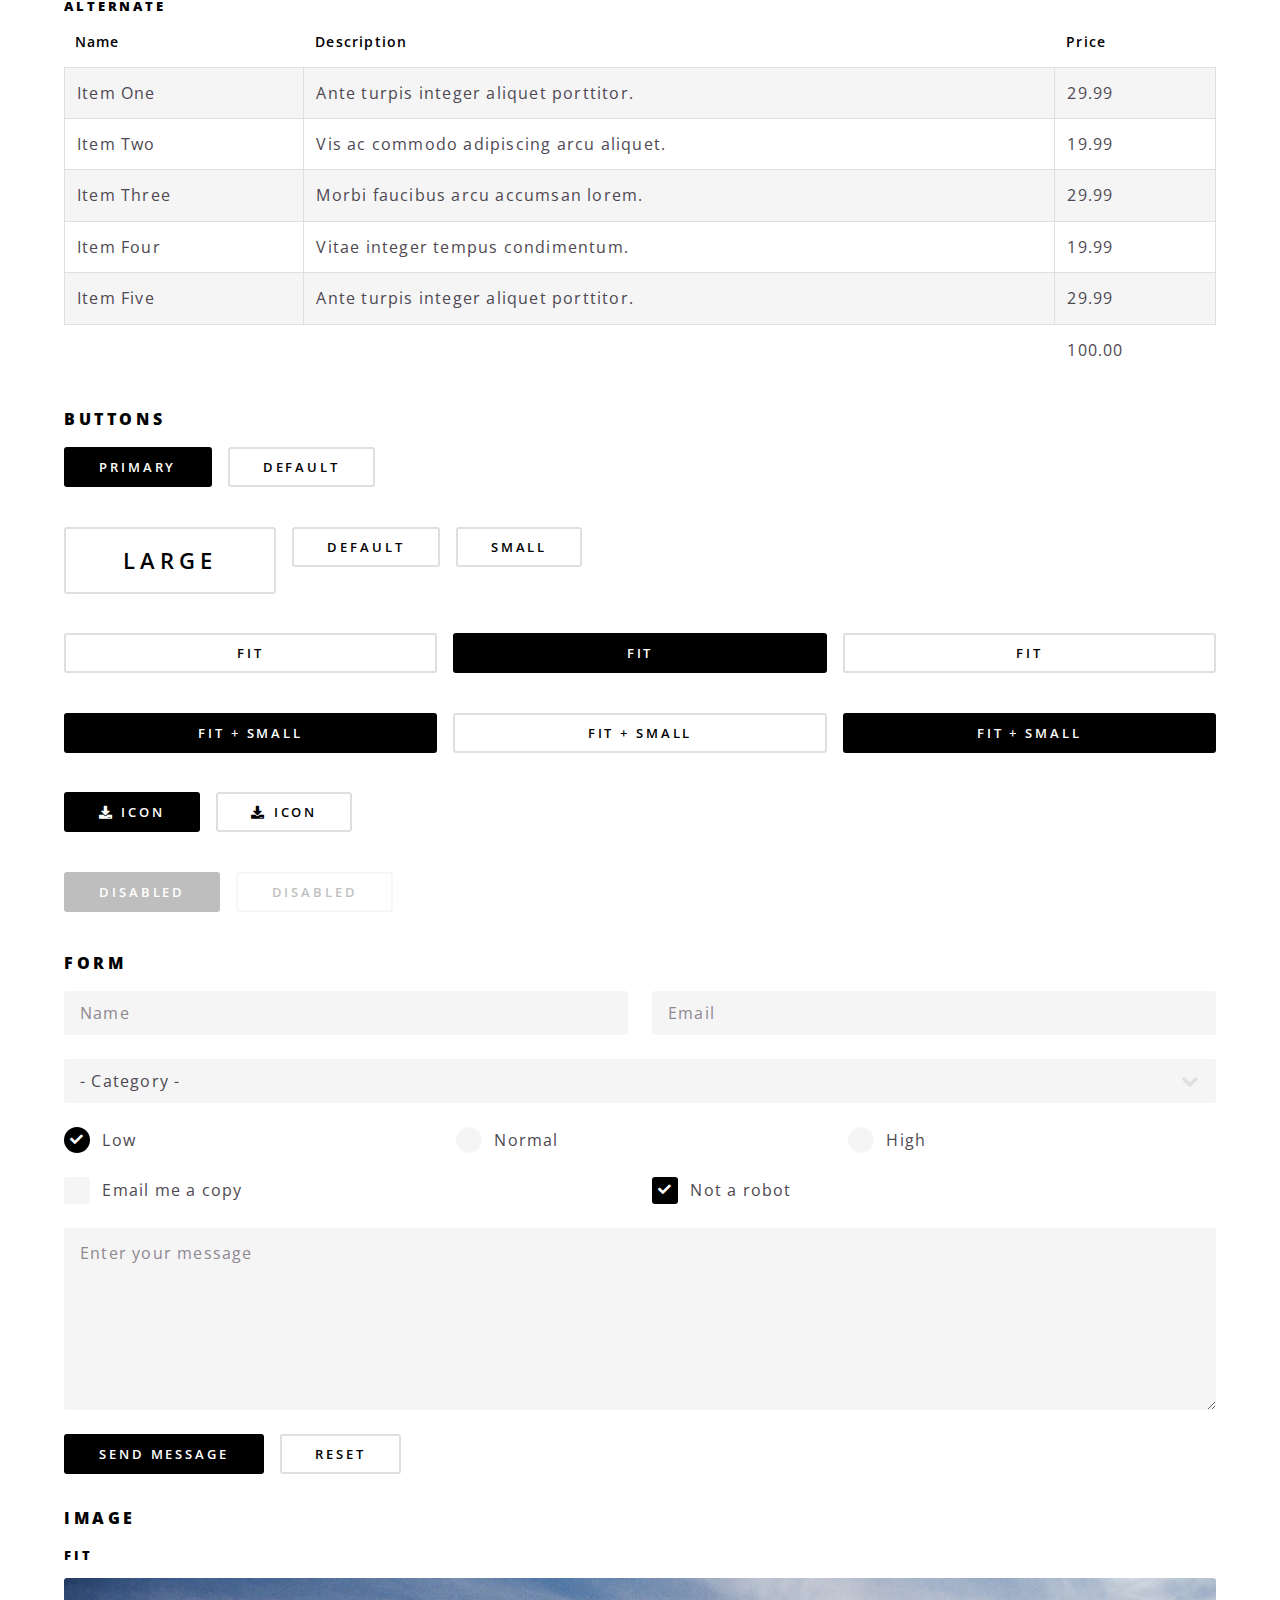
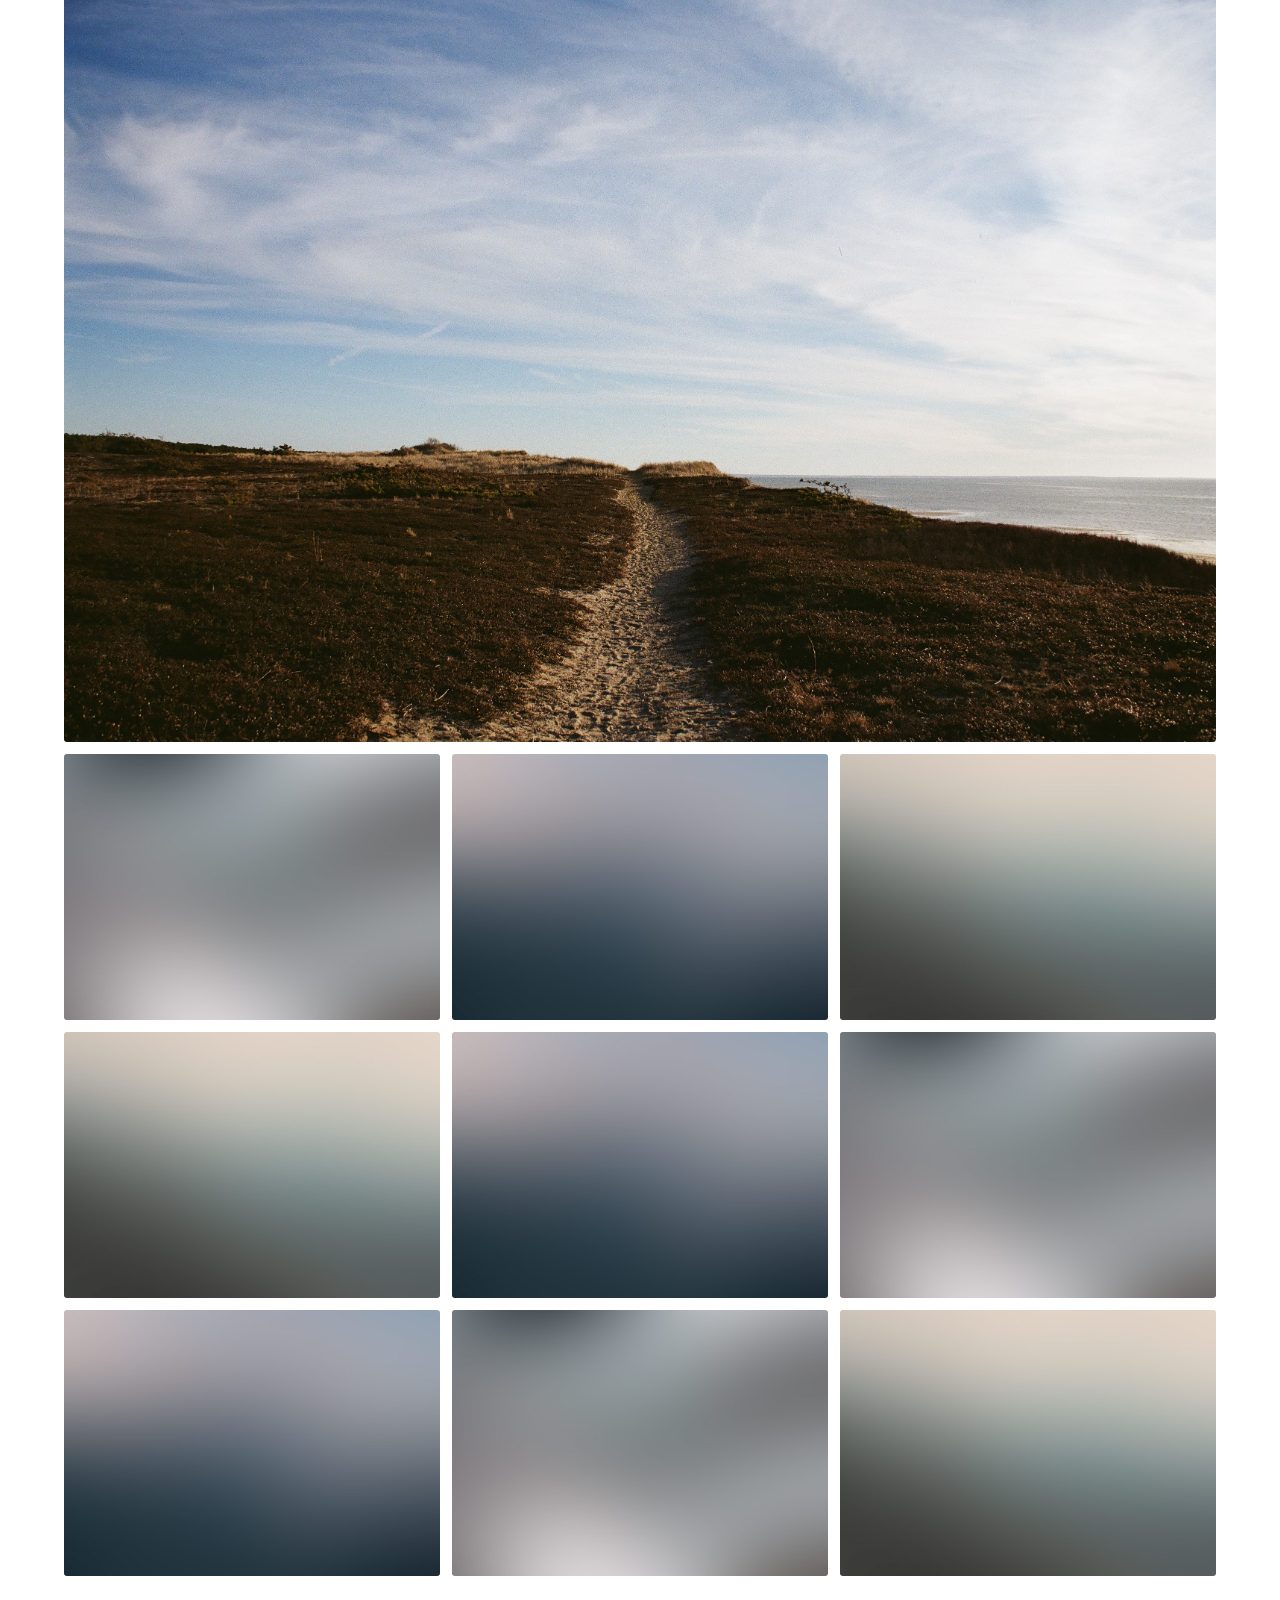
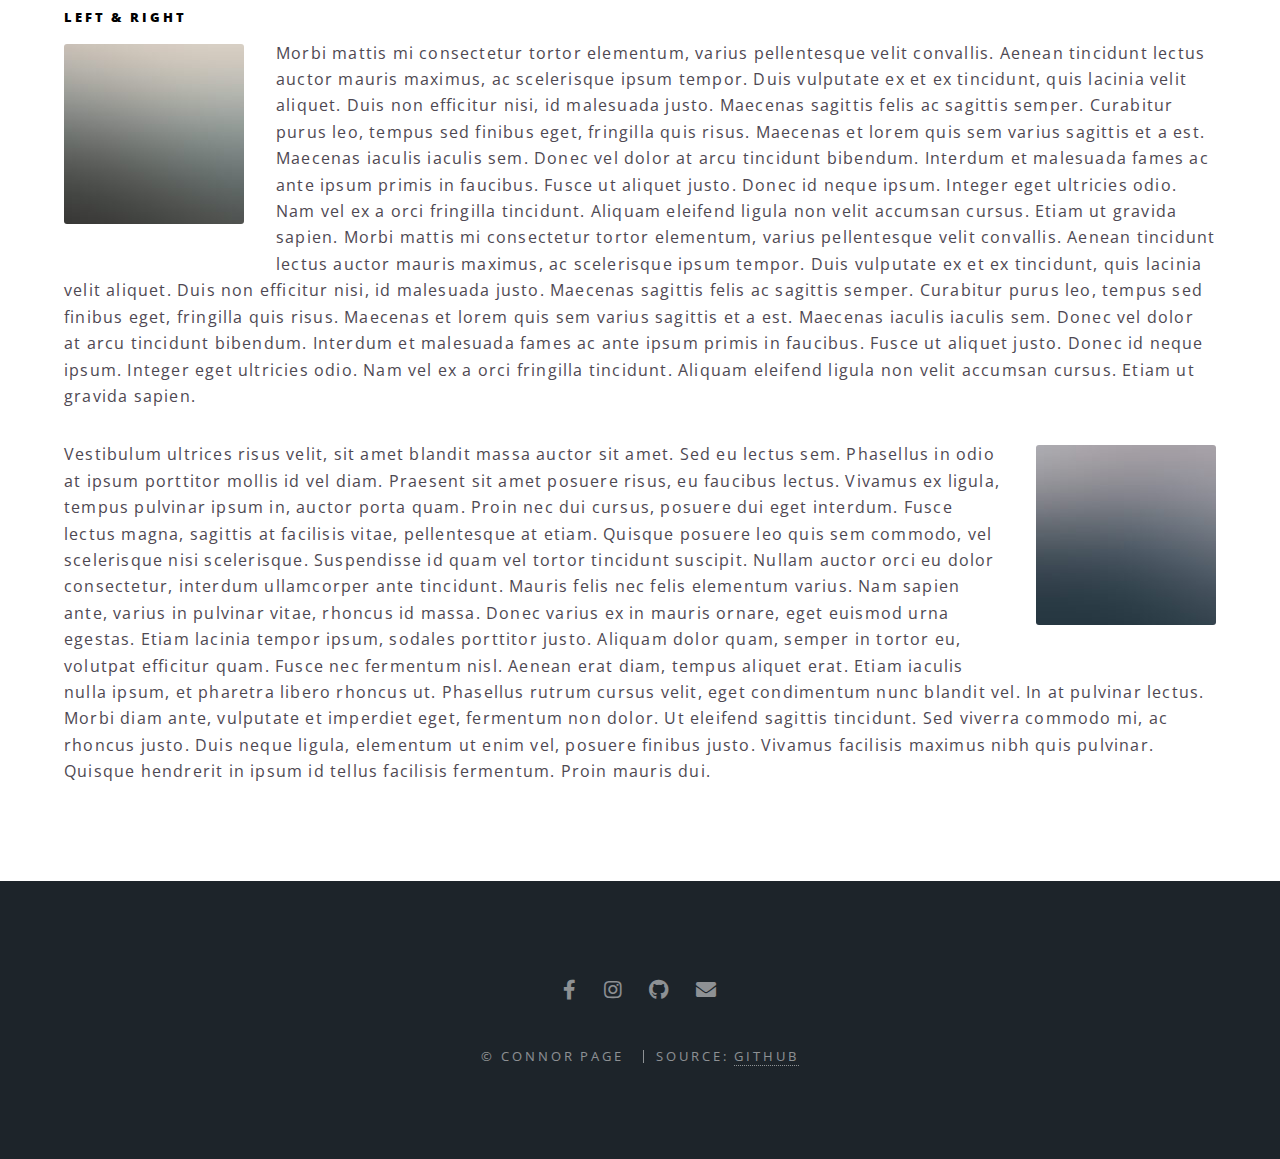
<file: elements.html>
<!DOCTYPE HTML>
<!--
	Spectral by HTML5 UP
	html5up.net | @ajlkn
	Free for personal and commercial use under the CCA 3.0 license (html5up.net/license)
-->
<html>

<head>
	<title>Elements - Spectral by HTML5 UP</title>
	<meta charset="utf-8" />
	<meta name="viewport" content="width=device-width, initial-scale=1.0"
		content="width=device-width, initial-scale=1, user-scalable=no" />
	<link rel="stylesheet" href="assets/css/main.css" />
	<noscript>
		<link rel="stylesheet" href="assets/css/noscript.css" />
	</noscript>
</head>

<body class="is-preload">

	<!-- Page Wrapper -->
	<div id="page-wrapper">

		<!-- Header -->
		<header id="header">
			<h1><a href="index.html">Spectral</a></h1>
			<nav id="nav">
				<ul>
					<li class="special">
						<a href="#menu" class="menuToggle"><span>Menu</span></a>
						<div id="menu">
							<ul>
								<li><a href="index.html">Home</a></li>
								<li><a href="generic.html">Generic</a></li>
								<li><a href="elements.html">Elements</a></li>
								<li><a href="#">Sign Up</a></li>
								<li><a href="#">Log In</a></li>
							</ul>
						</div>
					</li>
				</ul>
			</nav>
		</header>

		<!-- Main -->
		<article id="main">
			<header>
				<h2>Elements</h2>
				<p>Aliquam ut ex ut interdum donec amet imperdiet eleifend</p>
			</header>
			<section class="wrapper style5">
				<div class="inner">

					<section>
						<h4>Text</h4>
						<p>This is <b>bold</b> and this is <strong>strong</strong>. This is <i>italic</i> and this is
							<em>emphasized</em>.
							This is <sup>superscript</sup> text and this is <sub>subscript</sub> text.
							This is <u>underlined</u> and this is code: <code>for (;;) { ... }</code>. Finally, <a
								href="#">this is a link</a>.</p>
						<hr />
						<header>
							<h4>Heading with a Subtitle</h4>
							<p>Lorem ipsum dolor sit amet nullam id egestas urna aliquam</p>
						</header>
						<p>Nunc lacinia ante nunc ac lobortis. Interdum adipiscing gravida odio porttitor sem non mi
							integer non faucibus ornare mi ut ante amet placerat aliquet. Volutpat eu sed ante lacinia
							sapien lorem accumsan varius montes viverra nibh in adipiscing blandit tempus accumsan.</p>
						<header>
							<h5>Heading with a Subtitle</h5>
							<p>Lorem ipsum dolor sit amet nullam id egestas urna aliquam</p>
						</header>
						<p>Nunc lacinia ante nunc ac lobortis. Interdum adipiscing gravida odio porttitor sem non mi
							integer non faucibus ornare mi ut ante amet placerat aliquet. Volutpat eu sed ante lacinia
							sapien lorem accumsan varius montes viverra nibh in adipiscing blandit tempus accumsan.</p>
						<hr />
						<h2>Heading Level 2</h2>
						<h3>Heading Level 3</h3>
						<h4>Heading Level 4</h4>
						<h5>Heading Level 5</h5>
						<h6>Heading Level 6</h6>
						<hr />
						<h5>Blockquote</h5>
						<blockquote>Fringilla nisl. Donec accumsan interdum nisi, quis tincidunt felis sagittis eget
							tempus euismod. Vestibulum ante ipsum primis in faucibus vestibulum. Blandit adipiscing eu
							felis iaculis volutpat ac adipiscing accumsan faucibus. Vestibulum ante ipsum primis in
							faucibus lorem ipsum dolor sit amet nullam adipiscing eu felis.</blockquote>
						<h5>Preformatted</h5>
						<pre><code>i = 0;

while (!deck.isInOrder()) {
  print 'Iteration ' + i;
  deck.shuffle();
  i++;
}

print 'It took ' + i + ' iterations to sort the deck.';</code></pre>
					</section>

					<section>
						<h4>Lists</h4>
						<div class="row">
							<div class="col-6 col-12-medium">
								<h5>Unordered</h5>
								<ul>
									<li>Dolor pulvinar etiam.</li>
									<li>Sagittis adipiscing.</li>
									<li>Felis enim feugiat.</li>
								</ul>
								<h5>Alternate</h5>
								<ul class="alt">
									<li>Dolor pulvinar etiam.</li>
									<li>Sagittis adipiscing.</li>
									<li>Felis enim feugiat.</li>
								</ul>
							</div>
							<div class="col-6 col-12-medium">
								<h5>Ordered</h5>
								<ol>
									<li>Dolor pulvinar etiam.</li>
									<li>Etiam vel felis viverra.</li>
									<li>Felis enim feugiat.</li>
									<li>Dolor pulvinar etiam.</li>
									<li>Etiam vel felis lorem.</li>
									<li>Felis enim et feugiat.</li>
								</ol>
								<h5>Icons</h5>
								<ul class="icons">
									<li><a href="#" class="icon brands fa-twitter"><span
												class="label">Twitter</span></a></li>
									<li><a href="#" class="icon brands fa-facebook-f"><span
												class="label">Facebook</span></a></li>
									<li><a href="#" class="icon brands fa-instagram"><span
												class="label">Instagram</span></a></li>
									<li><a href="#" class="icon brands fa-github"><span class="label">Github</span></a>
									</li>
								</ul>
							</div>
						</div>
						<h5>Actions</h5>
						<div class="row">
							<div class="col-6 col-12-medium">
								<ul class="actions">
									<li><a href="#" class="button primary">Default</a></li>
									<li><a href="#" class="button">Default</a></li>
								</ul>
								<ul class="actions small">
									<li><a href="#" class="button primary small">Small</a></li>
									<li><a href="#" class="button small">Small</a></li>
								</ul>
								<ul class="actions stacked">
									<li><a href="#" class="button primary">Default</a></li>
									<li><a href="#" class="button">Default</a></li>
								</ul>
								<ul class="actions stacked">
									<li><a href="#" class="button primary small">Small</a></li>
									<li><a href="#" class="button small">Small</a></li>
								</ul>
							</div>
							<div class="col-6 col-12-medium">
								<ul class="actions stacked">
									<li><a href="#" class="button primary fit">Default</a></li>
									<li><a href="#" class="button fit">Default</a></li>
								</ul>
								<ul class="actions stacked">
									<li><a href="#" class="button primary small fit">Small</a></li>
									<li><a href="#" class="button small fit">Small</a></li>
								</ul>
							</div>
						</div>
					</section>

					<section>
						<h4>Table</h4>
						<h5>Default</h5>
						<div class="table-wrapper">
							<table>
								<thead>
									<tr>
										<th>Name</th>
										<th>Description</th>
										<th>Price</th>
									</tr>
								</thead>
								<tbody>
									<tr>
										<td>Item One</td>
										<td>Ante turpis integer aliquet porttitor.</td>
										<td>29.99</td>
									</tr>
									<tr>
										<td>Item Two</td>
										<td>Vis ac commodo adipiscing arcu aliquet.</td>
										<td>19.99</td>
									</tr>
									<tr>
										<td>Item Three</td>
										<td> Morbi faucibus arcu accumsan lorem.</td>
										<td>29.99</td>
									</tr>
									<tr>
										<td>Item Four</td>
										<td>Vitae integer tempus condimentum.</td>
										<td>19.99</td>
									</tr>
									<tr>
										<td>Item Five</td>
										<td>Ante turpis integer aliquet porttitor.</td>
										<td>29.99</td>
									</tr>
								</tbody>
								<tfoot>
									<tr>
										<td colspan="2"></td>
										<td>100.00</td>
									</tr>
								</tfoot>
							</table>
						</div>

						<h5>Alternate</h5>
						<div class="table-wrapper">
							<table class="alt">
								<thead>
									<tr>
										<th>Name</th>
										<th>Description</th>
										<th>Price</th>
									</tr>
								</thead>
								<tbody>
									<tr>
										<td>Item One</td>
										<td>Ante turpis integer aliquet porttitor.</td>
										<td>29.99</td>
									</tr>
									<tr>
										<td>Item Two</td>
										<td>Vis ac commodo adipiscing arcu aliquet.</td>
										<td>19.99</td>
									</tr>
									<tr>
										<td>Item Three</td>
										<td> Morbi faucibus arcu accumsan lorem.</td>
										<td>29.99</td>
									</tr>
									<tr>
										<td>Item Four</td>
										<td>Vitae integer tempus condimentum.</td>
										<td>19.99</td>
									</tr>
									<tr>
										<td>Item Five</td>
										<td>Ante turpis integer aliquet porttitor.</td>
										<td>29.99</td>
									</tr>
								</tbody>
								<tfoot>
									<tr>
										<td colspan="2"></td>
										<td>100.00</td>
									</tr>
								</tfoot>
							</table>
						</div>
					</section>

					<section>
						<h4>Buttons</h4>
						<ul class="actions">
							<li><a href="#" class="button primary">Primary</a></li>
							<li><a href="#" class="button">Default</a></li>
						</ul>
						<ul class="actions">
							<li><a href="#" class="button large">Large</a></li>
							<li><a href="#" class="button">Default</a></li>
							<li><a href="#" class="button small">Small</a></li>
						</ul>
						<ul class="actions fit">
							<li><a href="#" class="button fit">Fit</a></li>
							<li><a href="#" class="button primary fit">Fit</a></li>
							<li><a href="#" class="button fit">Fit</a></li>
						</ul>
						<ul class="actions fit small">
							<li><a href="#" class="button primary fit small">Fit + Small</a></li>
							<li><a href="#" class="button fit small">Fit + Small</a></li>
							<li><a href="#" class="button primary fit small">Fit + Small</a></li>
						</ul>
						<ul class="actions">
							<li><a href="#" class="button primary icon solid fa-download">Icon</a></li>
							<li><a href="#" class="button icon solid fa-download">Icon</a></li>
						</ul>
						<ul class="actions">
							<li><span class="button primary disabled">Disabled</span></li>
							<li><span class="button disabled">Disabled</span></li>
						</ul>
					</section>

					<section>
						<h4>Form</h4>
						<form method="post" action="#">
							<div class="row gtr-uniform">
								<div class="col-6 col-12-xsmall">
									<input type="text" name="demo-name" id="demo-name" value="" placeholder="Name" />
								</div>
								<div class="col-6 col-12-xsmall">
									<input type="email" name="demo-email" id="demo-email" value=""
										placeholder="Email" />
								</div>
								<div class="col-12">
									<select name="demo-category" id="demo-category">
										<option value="">- Category -</option>
										<option value="1">Manufacturing</option>
										<option value="1">Shipping</option>
										<option value="1">Administration</option>
										<option value="1">Human Resources</option>
									</select>
								</div>
								<div class="col-4 col-12-small">
									<input type="radio" id="demo-priority-low" name="demo-priority" checked>
									<label for="demo-priority-low">Low</label>
								</div>
								<div class="col-4 col-12-small">
									<input type="radio" id="demo-priority-normal" name="demo-priority">
									<label for="demo-priority-normal">Normal</label>
								</div>
								<div class="col-4 col-12-small">
									<input type="radio" id="demo-priority-high" name="demo-priority">
									<label for="demo-priority-high">High</label>
								</div>
								<div class="col-6 col-12-small">
									<input type="checkbox" id="demo-copy" name="demo-copy">
									<label for="demo-copy">Email me a copy</label>
								</div>
								<div class="col-6 col-12-small">
									<input type="checkbox" id="demo-human" name="demo-human" checked>
									<label for="demo-human">Not a robot</label>
								</div>
								<div class="col-12">
									<textarea name="demo-message" id="demo-message" placeholder="Enter your message"
										rows="6"></textarea>
								</div>
								<div class="col-12">
									<ul class="actions">
										<li><input type="submit" value="Send Message" class="primary" /></li>
										<li><input type="reset" value="Reset" /></li>
									</ul>
								</div>
							</div>
						</form>
					</section>

					<section>
						<h4>Image</h4>
						<h5>Fit</h5>
						<div class="box alt">
							<div class="row gtr-50 gtr-uniform">
								<div class="col-12"><span class="image fit"><img src="images/banner.jpg"
											alt="" /></span></div>
								<div class="col-4"><span class="image fit"><img src="images/pic01.jpg" alt="" /></span>
								</div>
								<div class="col-4"><span class="image fit"><img src="images/pic02.jpg" alt="" /></span>
								</div>
								<div class="col-4"><span class="image fit"><img src="images/pic03.jpg" alt="" /></span>
								</div>
								<div class="col-4"><span class="image fit"><img src="images/pic03.jpg" alt="" /></span>
								</div>
								<div class="col-4"><span class="image fit"><img src="images/pic02.jpg" alt="" /></span>
								</div>
								<div class="col-4"><span class="image fit"><img src="images/pic01.jpg" alt="" /></span>
								</div>
								<div class="col-4"><span class="image fit"><img src="images/pic02.jpg" alt="" /></span>
								</div>
								<div class="col-4"><span class="image fit"><img src="images/pic01.jpg" alt="" /></span>
								</div>
								<div class="col-4"><span class="image fit"><img src="images/pic03.jpg" alt="" /></span>
								</div>
							</div>
						</div>
						<h5>Left &amp; Right</h5>
						<p><span class="image left"><img src="images/pic04.jpg" alt="" /></span>Morbi mattis mi
							consectetur tortor elementum, varius pellentesque velit convallis. Aenean tincidunt lectus
							auctor mauris maximus, ac scelerisque ipsum tempor. Duis vulputate ex et ex tincidunt, quis
							lacinia velit aliquet. Duis non efficitur nisi, id malesuada justo. Maecenas sagittis felis
							ac sagittis semper. Curabitur purus leo, tempus sed finibus eget, fringilla quis risus.
							Maecenas et lorem quis sem varius sagittis et a est. Maecenas iaculis iaculis sem. Donec vel
							dolor at arcu tincidunt bibendum. Interdum et malesuada fames ac ante ipsum primis in
							faucibus. Fusce ut aliquet justo. Donec id neque ipsum. Integer eget ultricies odio. Nam vel
							ex a orci fringilla tincidunt. Aliquam eleifend ligula non velit accumsan cursus. Etiam ut
							gravida sapien. Morbi mattis mi consectetur tortor elementum, varius pellentesque velit
							convallis. Aenean tincidunt lectus auctor mauris maximus, ac scelerisque ipsum tempor. Duis
							vulputate ex et ex tincidunt, quis lacinia velit aliquet. Duis non efficitur nisi, id
							malesuada justo. Maecenas sagittis felis ac sagittis semper. Curabitur purus leo, tempus sed
							finibus eget, fringilla quis risus. Maecenas et lorem quis sem varius sagittis et a est.
							Maecenas iaculis iaculis sem. Donec vel dolor at arcu tincidunt bibendum. Interdum et
							malesuada fames ac ante ipsum primis in faucibus. Fusce ut aliquet justo. Donec id neque
							ipsum. Integer eget ultricies odio. Nam vel ex a orci fringilla tincidunt. Aliquam eleifend
							ligula non velit accumsan cursus. Etiam ut gravida sapien.</p>
						<p><span class="image right"><img src="images/pic05.jpg" alt="" /></span>Vestibulum ultrices
							risus velit, sit amet blandit massa auctor sit amet. Sed eu lectus sem. Phasellus in odio at
							ipsum porttitor mollis id vel diam. Praesent sit amet posuere risus, eu faucibus lectus.
							Vivamus ex ligula, tempus pulvinar ipsum in, auctor porta quam. Proin nec dui cursus,
							posuere dui eget interdum. Fusce lectus magna, sagittis at facilisis vitae, pellentesque at
							etiam. Quisque posuere leo quis sem commodo, vel scelerisque nisi scelerisque. Suspendisse
							id quam vel tortor tincidunt suscipit. Nullam auctor orci eu dolor consectetur, interdum
							ullamcorper ante tincidunt. Mauris felis nec felis elementum varius. Nam sapien ante, varius
							in pulvinar vitae, rhoncus id massa. Donec varius ex in mauris ornare, eget euismod urna
							egestas. Etiam lacinia tempor ipsum, sodales porttitor justo. Aliquam dolor quam, semper in
							tortor eu, volutpat efficitur quam. Fusce nec fermentum nisl. Aenean erat diam, tempus
							aliquet erat. Etiam iaculis nulla ipsum, et pharetra libero rhoncus ut. Phasellus rutrum
							cursus velit, eget condimentum nunc blandit vel. In at pulvinar lectus. Morbi diam ante,
							vulputate et imperdiet eget, fermentum non dolor. Ut eleifend sagittis tincidunt. Sed
							viverra commodo mi, ac rhoncus justo. Duis neque ligula, elementum ut enim vel, posuere
							finibus justo. Vivamus facilisis maximus nibh quis pulvinar. Quisque hendrerit in ipsum id
							tellus facilisis fermentum. Proin mauris dui.</p>
					</section>

				</div>
			</section>
		</article>

		<!-- Footer -->
		<footer id="footer">
			<ul class="icons">
				<li><a href="https://www.facebook.com/connor.page.35/" class="icon brands fa-facebook-f"><span
							class="label">Facebook</span></a></li>
				<li><a href="https://www.instagram.com/connor_pag3/" class="icon brands fa-instagram"><span
							class="label">Instagram</span></a></li>
				<li><a href="https://github.com/Connor-page3" class="icon brands fa-github"><span
							class="label">GitHub</span></a></li>
				<li><a href="mailto:connor.j.page12@gmail.com" class="icon solid fa-envelope"><span
							class="label">Email</span></a></li>
			</ul>
			<ul class="copyright">
				<li>&copy; Connor Page</li>
				<li>Source: <a
						href="https://github.com/Connor-page3?tab=overview&from=2022-04-01&to=2022-04-06">GitHub</a>
				</li>
			</ul>
		</footer>

	</div>

	<!-- Scripts -->
	<script src="assets/js/jquery.min.js"></script>
	<script src="assets/js/jquery.scrollex.min.js"></script>
	<script src="assets/js/jquery.scrolly.min.js"></script>
	<script src="assets/js/browser.min.js"></script>
	<script src="assets/js/breakpoints.min.js"></script>
	<script src="assets/js/util.js"></script>
	<script src="assets/js/main.js"></script>

</body>

</html>
</file>
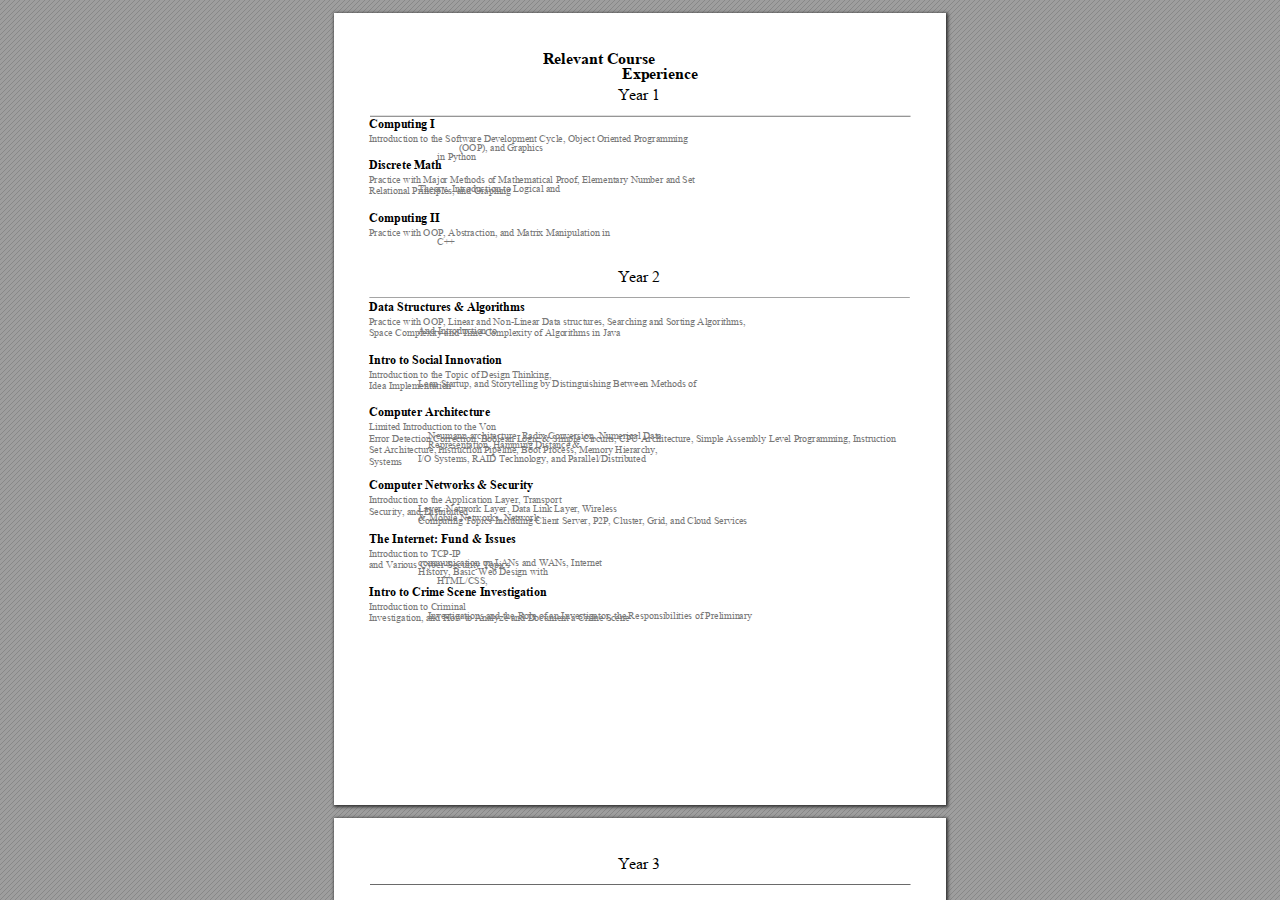
<file: exp.html>
<!DOCTYPE html>
<!-- Created by pdf2htmlEX (https://github.com/pdf2htmlEX/pdf2htmlEX) -->
<html xmlns="http://www.w3.org/1999/xhtml">

<head>
    <title> C.Page Course Work</title>
    <meta charset="utf-8" />
    <meta name="generator" content="pdf2htmlEX" />
    <meta http-equiv="X-UA-Compatible" content="IE=edge,chrome=1" />
    <style type="text/css">
        /*! 
 * Base CSS for pdf2htmlEX
 * Copyright 2012,2013 Lu Wang <coolwanglu@gmail.com> 
 * https://github.com/pdf2htmlEX/pdf2htmlEX/blob/master/share/LICENSE
 */
        #sidebar {
            position: absolute;
            top: 0;
            left: 0;
            bottom: 0;
            width: 250px;
            padding: 0;
            margin: 0;
            overflow: auto
        }

        #page-container {
            position: absolute;
            top: 0;
            left: 0;
            margin: 0;
            padding: 0;
            border: 0
        }

        @media screen {
            #sidebar.opened+#page-container {
                left: 250px
            }

            #page-container {
                bottom: 0;
                right: 0;
                overflow: auto
            }

            .loading-indicator {
                display: none
            }

            .loading-indicator.active {
                display: block;
                position: absolute;
                width: 64px;
                height: 64px;
                top: 50%;
                left: 50%;
                margin-top: -32px;
                margin-left: -32px
            }

            .loading-indicator img {
                position: absolute;
                top: 0;
                left: 0;
                bottom: 0;
                right: 0
            }
        }

        @media print {
            @page {
                margin: 0
            }

            html {
                margin: 0
            }

            body {
                margin: 0;
                -webkit-print-color-adjust: exact
            }

            #sidebar {
                display: none
            }

            #page-container {
                width: auto;
                height: auto;
                overflow: visible;
                background-color: transparent
            }

            .d {
                display: none
            }
        }

        .pf {
            position: relative;
            background-color: white;
            overflow: hidden;
            margin: 0;
            border: 0
        }

        .pc {
            position: absolute;
            border: 0;
            padding: 0;
            margin: 0;
            top: 0;
            left: 0;
            width: 100%;
            height: 100%;
            overflow: hidden;
            display: block;
            transform-origin: 0 0;
            -ms-transform-origin: 0 0;
            -webkit-transform-origin: 0 0
        }

        .pc.opened {
            display: block
        }

        .bf {
            position: absolute;
            border: 0;
            margin: 0;
            top: 0;
            bottom: 0;
            width: 100%;
            height: 100%;
            -ms-user-select: none;
            -moz-user-select: none;
            -webkit-user-select: none;
            user-select: none
        }

        .bi {
            position: absolute;
            border: 0;
            margin: 0;
            -ms-user-select: none;
            -moz-user-select: none;
            -webkit-user-select: none;
            user-select: none
        }

        @media print {
            .pf {
                margin: 0;
                box-shadow: none;
                page-break-after: always;
                page-break-inside: avoid
            }

            @-moz-document url-prefix() {
                .pf {
                    overflow: visible;
                    border: 1px solid #fff
                }

                .pc {
                    overflow: visible
                }
            }
        }

        .c {
            position: absolute;
            border: 0;
            padding: 0;
            margin: 0;
            overflow: hidden;
            display: block
        }

        .t {
            position: absolute;
            white-space: pre;
            font-size: 1px;
            transform-origin: 0 100%;
            -ms-transform-origin: 0 100%;
            -webkit-transform-origin: 0 100%;
            unicode-bidi: bidi-override;
            -moz-font-feature-settings: "liga" 0
        }

        .t:after {
            content: ''
        }

        .t:before {
            content: '';
            display: inline-block
        }

        .t span {
            position: relative;
            unicode-bidi: bidi-override
        }

        ._ {
            display: inline-block;
            color: transparent;
            z-index: -1
        }

        ::selection {
            background: rgba(127, 255, 255, 0.4)
        }

        ::-moz-selection {
            background: rgba(127, 255, 255, 0.4)
        }

        .pi {
            display: none
        }

        .d {
            position: absolute;
            transform-origin: 0 100%;
            -ms-transform-origin: 0 100%;
            -webkit-transform-origin: 0 100%
        }

        .it {
            border: 0;
            background-color: rgba(255, 255, 255, 0.0)
        }

        .ir:hover {
            cursor: pointer
        }
    </style>
    <style type="text/css">
        /*! 
 * Fancy styles for pdf2htmlEX
 * Copyright 2012,2013 Lu Wang <coolwanglu@gmail.com> 
 * https://github.com/pdf2htmlEX/pdf2htmlEX/blob/master/share/LICENSE
 */
        @keyframes fadein {
            from {
                opacity: 0
            }

            to {
                opacity: 1
            }
        }

        @-webkit-keyframes fadein {
            from {
                opacity: 0
            }

            to {
                opacity: 1
            }
        }

        @keyframes swing {
            0 {
                transform: rotate(0)
            }

            10% {
                transform: rotate(0)
            }

            90% {
                transform: rotate(720deg)
            }

            100% {
                transform: rotate(720deg)
            }
        }

        @-webkit-keyframes swing {
            0 {
                -webkit-transform: rotate(0)
            }

            10% {
                -webkit-transform: rotate(0)
            }

            90% {
                -webkit-transform: rotate(720deg)
            }

            100% {
                -webkit-transform: rotate(720deg)
            }
        }

        @media screen {
            #sidebar {
                background-color: #2f3236;
                background-image: url("[data-uri]")
            }

            #outline {
                font-family: Georgia, Times, "Times New Roman", serif;
                font-size: 13px;
                margin: 2em 1em
            }

            #outline ul {
                padding: 0
            }

            #outline li {
                list-style-type: none;
                margin: 1em 0
            }

            #outline li>ul {
                margin-left: 1em
            }

            #outline a,
            #outline a:visited,
            #outline a:hover,
            #outline a:active {
                line-height: 1.2;
                color: #e8e8e8;
                text-overflow: ellipsis;
                white-space: nowrap;
                text-decoration: none;
                display: block;
                overflow: hidden;
                outline: 0
            }

            #outline a:hover {
                color: #0cf
            }

            #page-container {
                background-color: #9e9e9e;
                background-image: url("[data-uri]");
                -webkit-transition: left 500ms;
                transition: left 500ms
            }

            .pf {
                margin: 13px auto;
                box-shadow: 1px 1px 3px 1px #333;
                border-collapse: separate
            }

            .pc.opened {
                -webkit-animation: fadein 100ms;
                animation: fadein 100ms
            }

            .loading-indicator.active {
                -webkit-animation: swing 1.5s ease-in-out .01s infinite alternate none;
                animation: swing 1.5s ease-in-out .01s infinite alternate none
            }

            .checked {
                background: no-repeat url([data-uri])
            }
        }
    </style>
    <style type="text/css">
        .ff0 {
            font-family: sans-serif;
            visibility: hidden;
        }

        @font-face {
            font-family: ff1;
            src: url('[data-uri]')format("woff");
        }

        .ff1 {
            font-family: ff1;
            line-height: 0.891602;
            font-style: normal;
            font-weight: normal;
            visibility: visible;
        }

        @font-face {
            font-family: ff2;
            src: url('[data-uri]')format("woff");
        }

        .ff2 {
            font-family: ff2;
            line-height: 0.689453;
            font-style: normal;
            font-weight: normal;
            visibility: visible;
        }

        @font-face {
            font-family: ff3;
            src: url('[data-uri]')format("woff");
        }

        .ff3 {
            font-family: ff3;
            line-height: 0.893555;
            font-style: normal;
            font-weight: normal;
            visibility: visible;
        }

        @font-face {
            font-family: ff4;
            src: url('[data-uri]')format("woff");
        }

        .ff4 {
            font-family: ff4;
            line-height: 0.910645;
            font-style: normal;
            font-weight: normal;
            visibility: visible;
        }

        @font-face {
            font-family: ff5;
            src: url('[data-uri]')format("woff");
        }

        .ff5 {
            font-family: ff5;
            line-height: 0.666504;
            font-style: normal;
            font-weight: normal;
            visibility: visible;
        }

        @font-face {
            font-family: ff6;
            src: url('[data-uri]')format("woff");
        }

        .ff6 {
            font-family: ff6;
            line-height: 0.666504;
            font-style: normal;
            font-weight: normal;
            visibility: visible;
        }

        @font-face {
            font-family: ff7;
            src: url('[data-uri]')format("woff");
        }

        .ff7 {
            font-family: ff7;
            line-height: 0.666504;
            font-style: normal;
            font-weight: normal;
            visibility: visible;
        }

        @font-face {
            font-family: ff8;
            src: url('[data-uri]')format("woff");
        }

        .ff8 {
            font-family: ff8;
            line-height: 0.682617;
            font-style: normal;
            font-weight: normal;
            visibility: visible;
        }

        @font-face {
            font-family: ff9;
            src: url('[data-uri]')format("woff");
        }

        .ff9 {
            font-family: ff9;
            line-height: 0.910156;
            font-style: normal;
            font-weight: normal;
            visibility: visible;
        }

        @font-face {
            font-family: ffa;
            src: url('[data-uri]')format("woff");
        }

        .ffa {
            font-family: ffa;
            line-height: 0.666504;
            font-style: normal;
            font-weight: normal;
            visibility: visible;
        }

        @font-face {
            font-family: ffb;
            src: url('[data-uri]')format("woff");
        }

        .ffb {
            font-family: ffb;
            line-height: 0.910645;
            font-style: normal;
            font-weight: normal;
            visibility: visible;
        }

        .m0 {
            transform: matrix(0.250000, 0.000000, 0.000000, 0.250000, 0, 0);
            -ms-transform: matrix(0.250000, 0.000000, 0.000000, 0.250000, 0, 0);
            -webkit-transform: matrix(0.250000, 0.000000, 0.000000, 0.250000, 0, 0);
        }

        .v0 {
            vertical-align: 0.000000px;
        }

        .ls11 {
            letter-spacing: -0.339264px;
        }

        .ls14 {
            letter-spacing: -0.321024px;
        }

        .lsc {
            letter-spacing: -0.306432px;
        }

        .ls8 {
            letter-spacing: -0.278208px;
        }

        .ls12 {
            letter-spacing: -0.262656px;
        }

        .ls10 {
            letter-spacing: -0.254016px;
        }

        .ls4 {
            letter-spacing: -0.225792px;
        }

        .ls16 {
            letter-spacing: -0.218880px;
        }

        .ls0 {
            letter-spacing: -0.218688px;
        }

        .ls7 {
            letter-spacing: -0.213696px;
        }

        .ls9 {
            letter-spacing: -0.201600px;
        }

        .ls15 {
            letter-spacing: -0.182400px;
        }

        .ls6 {
            letter-spacing: -0.173376px;
        }

        .lsa {
            letter-spacing: -0.161280px;
        }

        .ls5 {
            letter-spacing: -0.149184px;
        }

        .ls13 {
            letter-spacing: -0.120384px;
        }

        .lsf {
            letter-spacing: -0.116928px;
        }

        .ls2 {
            letter-spacing: -0.104832px;
        }

        .ls3 {
            letter-spacing: -0.096768px;
        }

        .lsb {
            letter-spacing: -0.080640px;
        }

        .ls1 {
            letter-spacing: 0.000000px;
        }

        .lse {
            letter-spacing: 36.787104px;
        }

        .lsd {
            letter-spacing: 42.392640px;
        }

        .sc_ {
            text-shadow: none;
        }

        .sc0 {
            text-shadow: -0.015em 0 transparent, 0 0.015em transparent, 0.015em 0 transparent, 0 -0.015em transparent;
        }

        @media screen and (-webkit-min-device-pixel-ratio:0) {
            .sc_ {
                -webkit-text-stroke: 0px transparent;
            }

            .sc0 {
                -webkit-text-stroke: 0.015em transparent;
                text-shadow: none;
            }
        }

        .ws4 {
            word-spacing: -10.080000px;
        }

        .ws9 {
            word-spacing: -9.983232px;
        }

        .ws0 {
            word-spacing: -9.975168px;
        }

        .ws8 {
            word-spacing: -9.963072px;
        }

        .ws1 {
            word-spacing: -9.930816px;
        }

        .ws7 {
            word-spacing: -9.918720px;
        }

        .ws2 {
            word-spacing: -9.906624px;
        }

        .ws5 {
            word-spacing: -9.878400px;
        }

        .wse {
            word-spacing: -9.866304px;
        }

        .ws3 {
            word-spacing: -9.854208px;
        }

        .wsd {
            word-spacing: -9.801792px;
        }

        .wsc {
            word-spacing: -9.120000px;
        }

        .wsb {
            word-spacing: -8.798976px;
        }

        .wsa {
            word-spacing: -0.040320px;
        }

        .ws6 {
            word-spacing: 0.000000px;
        }

        ._3 {
            margin-left: -9.999994px;
        }

        ._1 {
            margin-left: -1.055712px;
        }

        ._0 {
            width: 1.055712px;
        }

        ._2 {
            width: 559.920000px;
        }

        .fc2 {
            color: rgb(51, 51, 51);
        }

        .fc1 {
            color: rgb(120, 120, 120);
        }

        .fc0 {
            color: rgb(0, 0, 0);
        }

        .fs3 {
            font-size: 36.480000px;
        }

        .fs2 {
            font-size: 40.320000px;
        }

        .fs4 {
            font-size: 44.160000px;
        }

        .fs1 {
            font-size: 48.000000px;
        }

        .fs0 {
            font-size: 64.320000px;
        }

        .y0 {
            bottom: -0.500000px;
        }

        .y64 {
            bottom: 42.480000px;
        }

        .y63 {
            bottom: 55.440000px;
        }

        .y62 {
            bottom: 68.400000px;
        }

        .y61 {
            bottom: 79.920000px;
        }

        .y60 {
            bottom: 91.440000px;
        }

        .y5f {
            bottom: 102.960000px;
        }

        .y5e {
            bottom: 114.480000px;
        }

        .y5d {
            bottom: 126.000000px;
        }

        .y2d {
            bottom: 138.720000px;
        }

        .y5c {
            bottom: 139.440000px;
        }

        .y5b {
            bottom: 154.320000px;
        }

        .y2c {
            bottom: 157.440000px;
        }

        .y5a {
            bottom: 167.520000px;
        }

        .y2b {
            bottom: 170.640000px;
        }

        .y59 {
            bottom: 179.760000px;
        }

        .y2a {
            bottom: 183.600000px;
        }

        .y58 {
            bottom: 192.000000px;
        }

        .y29 {
            bottom: 195.120000px;
        }

        .y57 {
            bottom: 204.000000px;
        }

        .y28 {
            bottom: 208.560000px;
        }

        .y56 {
            bottom: 216.240000px;
        }

        .y27 {
            bottom: 223.440000px;
        }

        .y55 {
            bottom: 228.480000px;
        }

        .y26 {
            bottom: 236.640000px;
        }

        .y54 {
            bottom: 240.720000px;
        }

        .y25 {
            bottom: 248.160000px;
        }

        .y53 {
            bottom: 252.960000px;
        }

        .y88 {
            bottom: 257.520000px;
        }

        .y24 {
            bottom: 261.360000px;
        }

        .y52 {
            bottom: 264.480000px;
        }

        .y87 {
            bottom: 272.640000px;
        }

        .y51 {
            bottom: 276.000000px;
        }

        .y23 {
            bottom: 276.720000px;
        }

        .y86 {
            bottom: 284.160000px;
        }

        .y50 {
            bottom: 287.520000px;
        }

        .y22 {
            bottom: 290.160000px;
        }

        .y85 {
            bottom: 295.680000px;
        }

        .y4f {
            bottom: 299.040000px;
        }

        .y21 {
            bottom: 301.680000px;
        }

        .y84 {
            bottom: 307.200000px;
        }

        .y4e {
            bottom: 311.280000px;
        }

        .y20 {
            bottom: 315.120000px;
        }

        .y83 {
            bottom: 320.400000px;
        }

        .y4d {
            bottom: 323.520000px;
        }

        .y1f {
            bottom: 328.560000px;
        }

        .y4c {
            bottom: 335.520000px;
        }

        .y82 {
            bottom: 335.760000px;
        }

        .y1e {
            bottom: 340.080000px;
        }

        .y4b {
            bottom: 349.440000px;
        }

        .y81 {
            bottom: 350.880000px;
        }

        .y1d {
            bottom: 351.600000px;
        }

        .y80 {
            bottom: 362.400000px;
        }

        .y4a {
            bottom: 362.880000px;
        }

        .y1c {
            bottom: 363.120000px;
        }

        .y7f {
            bottom: 373.920000px;
        }

        .y1b {
            bottom: 374.640000px;
        }

        .y49 {
            bottom: 377.760000px;
        }

        .y7e {
            bottom: 385.440000px;
        }

        .y1a {
            bottom: 388.080000px;
        }

        .y48 {
            bottom: 390.480000px;
        }

        .y7d {
            bottom: 398.640000px;
        }

        .y47 {
            bottom: 401.280000px;
        }

        .y19 {
            bottom: 402.960000px;
        }

        .y46 {
            bottom: 413.520000px;
        }

        .y7c {
            bottom: 413.760000px;
        }

        .y18 {
            bottom: 415.920000px;
        }

        .y45 {
            bottom: 425.520000px;
        }

        .y7b {
            bottom: 426.720000px;
        }

        .y17 {
            bottom: 427.440000px;
        }

        .y7a {
            bottom: 438.240000px;
        }

        .y44 {
            bottom: 439.440000px;
        }

        .y16 {
            bottom: 440.880000px;
        }

        .y79 {
            bottom: 449.760000px;
        }

        .y43 {
            bottom: 450.960000px;
        }

        .y15 {
            bottom: 456.000000px;
        }

        .y78 {
            bottom: 461.280000px;
        }

        .y42 {
            bottom: 462.480000px;
        }

        .y14 {
            bottom: 468.960000px;
        }

        .y77 {
            bottom: 472.800000px;
        }

        .y41 {
            bottom: 474.000000px;
        }

        .y13 {
            bottom: 480.480000px;
        }

        .y40 {
            bottom: 485.280000px;
        }

        .y76 {
            bottom: 486.240000px;
        }

        .y12 {
            bottom: 493.920000px;
        }

        .y3f {
            bottom: 498.720000px;
        }

        .y75 {
            bottom: 501.120000px;
        }

        .y11 {
            bottom: 506.640000px;
        }

        .y3e {
            bottom: 513.840000px;
        }

        .y74 {
            bottom: 514.320000px;
        }

        .y10 {
            bottom: 522.720000px;
        }

        .y73 {
            bottom: 525.840000px;
        }

        .y3d {
            bottom: 526.800000px;
        }

        .y72 {
            bottom: 537.120000px;
        }

        .y3c {
            bottom: 539.760000px;
        }

        .yf {
            bottom: 540.480000px;
        }

        .y71 {
            bottom: 548.640000px;
        }

        .y3b {
            bottom: 553.200000px;
        }

        .ye {
            bottom: 554.400000px;
        }

        .y70 {
            bottom: 562.080000px;
        }

        .y3a {
            bottom: 568.320000px;
        }

        .yd {
            bottom: 569.040000px;
        }

        .y6f {
            bottom: 577.440000px;
        }

        .y39 {
            bottom: 581.280000px;
        }

        .yc {
            bottom: 582.480000px;
        }

        .y6e {
            bottom: 592.560000px;
        }

        .y38 {
            bottom: 592.800000px;
        }

        .yb {
            bottom: 597.360000px;
        }

        .y6d {
            bottom: 604.080000px;
        }

        .y37 {
            bottom: 606.240000px;
        }

        .ya {
            bottom: 610.560000px;
        }

        .y6c {
            bottom: 615.360000px;
        }

        .y36 {
            bottom: 621.120000px;
        }

        .y9 {
            bottom: 622.080000px;
        }

        .y6b {
            bottom: 626.880000px;
        }

        .y35 {
            bottom: 634.320000px;
        }

        .y8 {
            bottom: 635.520000px;
        }

        .y6a {
            bottom: 638.400000px;
        }

        .y34 {
            bottom: 645.840000px;
        }

        .y7 {
            bottom: 650.400000px;
        }

        .y69 {
            bottom: 651.840000px;
        }

        .y33 {
            bottom: 659.280000px;
        }

        .y6 {
            bottom: 663.360000px;
        }

        .y68 {
            bottom: 667.200000px;
        }

        .y32 {
            bottom: 674.160000px;
        }

        .y5 {
            bottom: 676.800000px;
        }

        .y67 {
            bottom: 682.560000px;
        }

        .y31 {
            bottom: 685.680000px;
        }

        .y4 {
            bottom: 688.080000px;
        }

        .y66 {
            bottom: 697.920000px;
        }

        .y30 {
            bottom: 699.120000px;
        }

        .y3 {
            bottom: 704.160000px;
        }

        .y65 {
            bottom: 713.040000px;
        }

        .y2f {
            bottom: 714.000000px;
        }

        .y2 {
            bottom: 722.640000px;
        }

        .y2e {
            bottom: 724.800000px;
        }

        .y1 {
            bottom: 740.880000px;
        }

        .h6 {
            height: 26.873438px;
        }

        .h5 {
            height: 28.015313px;
        }

        .h7 {
            height: 29.432813px;
        }

        .h4 {
            height: 32.531250px;
        }

        .h8 {
            height: 33.351563px;
        }

        .h3 {
            height: 43.466250px;
        }

        .h2 {
            height: 43.591875px;
        }

        .h0 {
            height: 792.000000px;
        }

        .h1 {
            height: 792.500000px;
        }

        .w0 {
            width: 612.000000px;
        }

        .w1 {
            width: 612.500000px;
        }

        .x0 {
            left: 0.000000px;
        }

        .x5 {
            left: 35.250000px;
        }

        .x6 {
            left: 36.500002px;
        }

        .x7 {
            left: 53.280000px;
        }

        .x8 {
            left: 89.250000px;
        }

        .x1 {
            left: 209.057880px;
        }

        .x3 {
            left: 284.382000px;
        }

        .x2 {
            left: 305.925120px;
        }

        .x4 {
            left: 576.000000px;
        }

        @media print {
            .v0 {
                vertical-align: 0.000000pt;
            }

            .ls11 {
                letter-spacing: -0.452352pt;
            }

            .ls14 {
                letter-spacing: -0.428032pt;
            }

            .lsc {
                letter-spacing: -0.408576pt;
            }

            .ls8 {
                letter-spacing: -0.370944pt;
            }

            .ls12 {
                letter-spacing: -0.350208pt;
            }

            .ls10 {
                letter-spacing: -0.338688pt;
            }

            .ls4 {
                letter-spacing: -0.301056pt;
            }

            .ls16 {
                letter-spacing: -0.291840pt;
            }

            .ls0 {
                letter-spacing: -0.291584pt;
            }

            .ls7 {
                letter-spacing: -0.284928pt;
            }

            .ls9 {
                letter-spacing: -0.268800pt;
            }

            .ls15 {
                letter-spacing: -0.243200pt;
            }

            .ls6 {
                letter-spacing: -0.231168pt;
            }

            .lsa {
                letter-spacing: -0.215040pt;
            }

            .ls5 {
                letter-spacing: -0.198912pt;
            }

            .ls13 {
                letter-spacing: -0.160512pt;
            }

            .lsf {
                letter-spacing: -0.155904pt;
            }

            .ls2 {
                letter-spacing: -0.139776pt;
            }

            .ls3 {
                letter-spacing: -0.129024pt;
            }

            .lsb {
                letter-spacing: -0.107520pt;
            }

            .ls1 {
                letter-spacing: 0.000000pt;
            }

            .lse {
                letter-spacing: 49.049472pt;
            }

            .lsd {
                letter-spacing: 56.523520pt;
            }

            .ws4 {
                word-spacing: -13.440000pt;
            }

            .ws9 {
                word-spacing: -13.310976pt;
            }

            .ws0 {
                word-spacing: -13.300224pt;
            }

            .ws8 {
                word-spacing: -13.284096pt;
            }

            .ws1 {
                word-spacing: -13.241088pt;
            }

            .ws7 {
                word-spacing: -13.224960pt;
            }

            .ws2 {
                word-spacing: -13.208832pt;
            }

            .ws5 {
                word-spacing: -13.171200pt;
            }

            .wse {
                word-spacing: -13.155072pt;
            }

            .ws3 {
                word-spacing: -13.138944pt;
            }

            .wsd {
                word-spacing: -13.069056pt;
            }

            .wsc {
                word-spacing: -12.160000pt;
            }

            .wsb {
                word-spacing: -11.731968pt;
            }

            .wsa {
                word-spacing: -0.053760pt;
            }

            .ws6 {
                word-spacing: 0.000000pt;
            }

            ._3 {
                margin-left: -13.333325pt;
            }

            ._1 {
                margin-left: -1.407616pt;
            }

            ._0 {
                width: 1.407616pt;
            }

            ._2 {
                width: 746.560000pt;
            }

            .fs3 {
                font-size: 48.640000pt;
            }

            .fs2 {
                font-size: 53.760000pt;
            }

            .fs4 {
                font-size: 58.880000pt;
            }

            .fs1 {
                font-size: 64.000000pt;
            }

            .fs0 {
                font-size: 85.760000pt;
            }

            .y0 {
                bottom: -0.666667pt;
            }

            .y64 {
                bottom: 56.640000pt;
            }

            .y63 {
                bottom: 73.920000pt;
            }

            .y62 {
                bottom: 91.200000pt;
            }

            .y61 {
                bottom: 106.560000pt;
            }

            .y60 {
                bottom: 121.920000pt;
            }

            .y5f {
                bottom: 137.280000pt;
            }

            .y5e {
                bottom: 152.640000pt;
            }

            .y5d {
                bottom: 168.000000pt;
            }

            .y2d {
                bottom: 184.960000pt;
            }

            .y5c {
                bottom: 185.920000pt;
            }

            .y5b {
                bottom: 205.760000pt;
            }

            .y2c {
                bottom: 209.920000pt;
            }

            .y5a {
                bottom: 223.360000pt;
            }

            .y2b {
                bottom: 227.520000pt;
            }

            .y59 {
                bottom: 239.680000pt;
            }

            .y2a {
                bottom: 244.800000pt;
            }

            .y58 {
                bottom: 256.000000pt;
            }

            .y29 {
                bottom: 260.160000pt;
            }

            .y57 {
                bottom: 272.000000pt;
            }

            .y28 {
                bottom: 278.080000pt;
            }

            .y56 {
                bottom: 288.320000pt;
            }

            .y27 {
                bottom: 297.920000pt;
            }

            .y55 {
                bottom: 304.640000pt;
            }

            .y26 {
                bottom: 315.520000pt;
            }

            .y54 {
                bottom: 320.960000pt;
            }

            .y25 {
                bottom: 330.880000pt;
            }

            .y53 {
                bottom: 337.280000pt;
            }

            .y88 {
                bottom: 343.360000pt;
            }

            .y24 {
                bottom: 348.480000pt;
            }

            .y52 {
                bottom: 352.640000pt;
            }

            .y87 {
                bottom: 363.520000pt;
            }

            .y51 {
                bottom: 368.000000pt;
            }

            .y23 {
                bottom: 368.960000pt;
            }

            .y86 {
                bottom: 378.880000pt;
            }

            .y50 {
                bottom: 383.360000pt;
            }

            .y22 {
                bottom: 386.880000pt;
            }

            .y85 {
                bottom: 394.240000pt;
            }

            .y4f {
                bottom: 398.720000pt;
            }

            .y21 {
                bottom: 402.240000pt;
            }

            .y84 {
                bottom: 409.600000pt;
            }

            .y4e {
                bottom: 415.040000pt;
            }

            .y20 {
                bottom: 420.160000pt;
            }

            .y83 {
                bottom: 427.200000pt;
            }

            .y4d {
                bottom: 431.360000pt;
            }

            .y1f {
                bottom: 438.080000pt;
            }

            .y4c {
                bottom: 447.360000pt;
            }

            .y82 {
                bottom: 447.680000pt;
            }

            .y1e {
                bottom: 453.440000pt;
            }

            .y4b {
                bottom: 465.920000pt;
            }

            .y81 {
                bottom: 467.840000pt;
            }

            .y1d {
                bottom: 468.800000pt;
            }

            .y80 {
                bottom: 483.200000pt;
            }

            .y4a {
                bottom: 483.840000pt;
            }

            .y1c {
                bottom: 484.160000pt;
            }

            .y7f {
                bottom: 498.560000pt;
            }

            .y1b {
                bottom: 499.520000pt;
            }

            .y49 {
                bottom: 503.680000pt;
            }

            .y7e {
                bottom: 513.920000pt;
            }

            .y1a {
                bottom: 517.440000pt;
            }

            .y48 {
                bottom: 520.640000pt;
            }

            .y7d {
                bottom: 531.520000pt;
            }

            .y47 {
                bottom: 535.040000pt;
            }

            .y19 {
                bottom: 537.280000pt;
            }

            .y46 {
                bottom: 551.360000pt;
            }

            .y7c {
                bottom: 551.680000pt;
            }

            .y18 {
                bottom: 554.560000pt;
            }

            .y45 {
                bottom: 567.360000pt;
            }

            .y7b {
                bottom: 568.960000pt;
            }

            .y17 {
                bottom: 569.920000pt;
            }

            .y7a {
                bottom: 584.320000pt;
            }

            .y44 {
                bottom: 585.920000pt;
            }

            .y16 {
                bottom: 587.840000pt;
            }

            .y79 {
                bottom: 599.680000pt;
            }

            .y43 {
                bottom: 601.280000pt;
            }

            .y15 {
                bottom: 608.000000pt;
            }

            .y78 {
                bottom: 615.040000pt;
            }

            .y42 {
                bottom: 616.640000pt;
            }

            .y14 {
                bottom: 625.280000pt;
            }

            .y77 {
                bottom: 630.400000pt;
            }

            .y41 {
                bottom: 632.000000pt;
            }

            .y13 {
                bottom: 640.640000pt;
            }

            .y40 {
                bottom: 647.040000pt;
            }

            .y76 {
                bottom: 648.320000pt;
            }

            .y12 {
                bottom: 658.560000pt;
            }

            .y3f {
                bottom: 664.960000pt;
            }

            .y75 {
                bottom: 668.160000pt;
            }

            .y11 {
                bottom: 675.520000pt;
            }

            .y3e {
                bottom: 685.120000pt;
            }

            .y74 {
                bottom: 685.760000pt;
            }

            .y10 {
                bottom: 696.960000pt;
            }

            .y73 {
                bottom: 701.120000pt;
            }

            .y3d {
                bottom: 702.400000pt;
            }

            .y72 {
                bottom: 716.160000pt;
            }

            .y3c {
                bottom: 719.680000pt;
            }

            .yf {
                bottom: 720.640000pt;
            }

            .y71 {
                bottom: 731.520000pt;
            }

            .y3b {
                bottom: 737.600000pt;
            }

            .ye {
                bottom: 739.200000pt;
            }

            .y70 {
                bottom: 749.440000pt;
            }

            .y3a {
                bottom: 757.760000pt;
            }

            .yd {
                bottom: 758.720000pt;
            }

            .y6f {
                bottom: 769.920000pt;
            }

            .y39 {
                bottom: 775.040000pt;
            }

            .yc {
                bottom: 776.640000pt;
            }

            .y6e {
                bottom: 790.080000pt;
            }

            .y38 {
                bottom: 790.400000pt;
            }

            .yb {
                bottom: 796.480000pt;
            }

            .y6d {
                bottom: 805.440000pt;
            }

            .y37 {
                bottom: 808.320000pt;
            }

            .ya {
                bottom: 814.080000pt;
            }

            .y6c {
                bottom: 820.480000pt;
            }

            .y36 {
                bottom: 828.160000pt;
            }

            .y9 {
                bottom: 829.440000pt;
            }

            .y6b {
                bottom: 835.840000pt;
            }

            .y35 {
                bottom: 845.760000pt;
            }

            .y8 {
                bottom: 847.360000pt;
            }

            .y6a {
                bottom: 851.200000pt;
            }

            .y34 {
                bottom: 861.120000pt;
            }

            .y7 {
                bottom: 867.200000pt;
            }

            .y69 {
                bottom: 869.120000pt;
            }

            .y33 {
                bottom: 879.040000pt;
            }

            .y6 {
                bottom: 884.480000pt;
            }

            .y68 {
                bottom: 889.600000pt;
            }

            .y32 {
                bottom: 898.880000pt;
            }

            .y5 {
                bottom: 902.400000pt;
            }

            .y67 {
                bottom: 910.080000pt;
            }

            .y31 {
                bottom: 914.240000pt;
            }

            .y4 {
                bottom: 917.440000pt;
            }

            .y66 {
                bottom: 930.560000pt;
            }

            .y30 {
                bottom: 932.160000pt;
            }

            .y3 {
                bottom: 938.880000pt;
            }

            .y65 {
                bottom: 950.720000pt;
            }

            .y2f {
                bottom: 952.000000pt;
            }

            .y2 {
                bottom: 963.520000pt;
            }

            .y2e {
                bottom: 966.400000pt;
            }

            .y1 {
                bottom: 987.840000pt;
            }

            .h6 {
                height: 35.831250pt;
            }

            .h5 {
                height: 37.353750pt;
            }

            .h7 {
                height: 39.243750pt;
            }

            .h4 {
                height: 43.375000pt;
            }

            .h8 {
                height: 44.468750pt;
            }

            .h3 {
                height: 57.955000pt;
            }

            .h2 {
                height: 58.122500pt;
            }

            .h0 {
                height: 1056.000000pt;
            }

            .h1 {
                height: 1056.666667pt;
            }

            .w0 {
                width: 816.000000pt;
            }

            .w1 {
                width: 816.666667pt;
            }

            .x0 {
                left: 0.000000pt;
            }

            .x5 {
                left: 47.000000pt;
            }

            .x6 {
                left: 48.666669pt;
            }

            .x7 {
                left: 71.040000pt;
            }

            .x8 {
                left: 119.000000pt;
            }

            .x1 {
                left: 278.743840pt;
            }

            .x3 {
                left: 379.176000pt;
            }

            .x2 {
                left: 407.900160pt;
            }

            .x4 {
                left: 768.000000pt;
            }
        }
    </style>
    <script>
        /*
         Copyright 2012 Mozilla Foundation 
         Copyright 2013 Lu Wang <coolwanglu@gmail.com>
         Apachine License Version 2.0 
        */
        (function () {
            function b(a, b, e, f) { var c = (a.className || "").split(/\s+/g); "" === c[0] && c.shift(); var d = c.indexOf(b); 0 > d && e && c.push(b); 0 <= d && f && c.splice(d, 1); a.className = c.join(" "); return 0 <= d } if (!("classList" in document.createElement("div"))) {
                var e = { add: function (a) { b(this.element, a, !0, !1) }, contains: function (a) { return b(this.element, a, !1, !1) }, remove: function (a) { b(this.element, a, !1, !0) }, toggle: function (a) { b(this.element, a, !0, !0) } }; Object.defineProperty(HTMLElement.prototype, "classList", {
                    get: function () {
                        if (this._classList) return this._classList;
                        var a = Object.create(e, { element: { value: this, writable: !1, enumerable: !0 } }); Object.defineProperty(this, "_classList", { value: a, writable: !1, enumerable: !1 }); return a
                    }, enumerable: !0
                })
            }
        })();
    </script>
    <script>
        (function () {/*
 pdf2htmlEX.js: Core UI functions for pdf2htmlEX 
 Copyright 2012,2013 Lu Wang <coolwanglu@gmail.com> and other contributors 
 https://github.com/pdf2htmlEX/pdf2htmlEX/blob/master/share/LICENSE 
*/
            var pdf2htmlEX = window.pdf2htmlEX = window.pdf2htmlEX || {}, CSS_CLASS_NAMES = { page_frame: "pf", page_content_box: "pc", page_data: "pi", background_image: "bi", link: "l", input_radio: "ir", __dummy__: "no comma" }, DEFAULT_CONFIG = { container_id: "page-container", sidebar_id: "sidebar", outline_id: "outline", loading_indicator_cls: "loading-indicator", preload_pages: 3, render_timeout: 100, scale_step: 0.9, key_handler: !0, hashchange_handler: !0, view_history_handler: !0, __dummy__: "no comma" }, EPS = 1E-6;
            function invert(a) { var b = a[0] * a[3] - a[1] * a[2]; return [a[3] / b, -a[1] / b, -a[2] / b, a[0] / b, (a[2] * a[5] - a[3] * a[4]) / b, (a[1] * a[4] - a[0] * a[5]) / b] } function transform(a, b) { return [a[0] * b[0] + a[2] * b[1] + a[4], a[1] * b[0] + a[3] * b[1] + a[5]] } function get_page_number(a) { return parseInt(a.getAttribute("data-page-no"), 16) } function disable_dragstart(a) { for (var b = 0, c = a.length; b < c; ++b)a[b].addEventListener("dragstart", function () { return !1 }, !1) }
            function clone_and_extend_objs(a) { for (var b = {}, c = 0, e = arguments.length; c < e; ++c) { var h = arguments[c], d; for (d in h) h.hasOwnProperty(d) && (b[d] = h[d]) } return b }
            function Page(a) { if (a) { this.shown = this.loaded = !1; this.page = a; this.num = get_page_number(a); this.original_height = a.clientHeight; this.original_width = a.clientWidth; var b = a.getElementsByClassName(CSS_CLASS_NAMES.page_content_box)[0]; b && (this.content_box = b, this.original_scale = this.cur_scale = this.original_height / b.clientHeight, this.page_data = JSON.parse(a.getElementsByClassName(CSS_CLASS_NAMES.page_data)[0].getAttribute("data-data")), this.ctm = this.page_data.ctm, this.ictm = invert(this.ctm), this.loaded = !0) } }
            Page.prototype = {
                hide: function () { this.loaded && this.shown && (this.content_box.classList.remove("opened"), this.shown = !1) }, show: function () { this.loaded && !this.shown && (this.content_box.classList.add("opened"), this.shown = !0) }, rescale: function (a) {
                    this.cur_scale = 0 === a ? this.original_scale : a; this.loaded && (a = this.content_box.style, a.msTransform = a.webkitTransform = a.transform = "scale(" + this.cur_scale.toFixed(3) + ")"); a = this.page.style; a.height = this.original_height * this.cur_scale + "px"; a.width = this.original_width * this.cur_scale +
                        "px"
                }, view_position: function () { var a = this.page, b = a.parentNode; return [b.scrollLeft - a.offsetLeft - a.clientLeft, b.scrollTop - a.offsetTop - a.clientTop] }, height: function () { return this.page.clientHeight }, width: function () { return this.page.clientWidth }
            }; function Viewer(a) { this.config = clone_and_extend_objs(DEFAULT_CONFIG, 0 < arguments.length ? a : {}); this.pages_loading = []; this.init_before_loading_content(); var b = this; document.addEventListener("DOMContentLoaded", function () { b.init_after_loading_content() }, !1) }
            Viewer.prototype = {
                scale: 1, cur_page_idx: 0, first_page_idx: 0, init_before_loading_content: function () { this.pre_hide_pages() }, initialize_radio_button: function () { for (var a = document.getElementsByClassName(CSS_CLASS_NAMES.input_radio), b = 0; b < a.length; b++)a[b].addEventListener("click", function () { this.classList.toggle("checked") }) }, init_after_loading_content: function () {
                    this.sidebar = document.getElementById(this.config.sidebar_id); this.outline = document.getElementById(this.config.outline_id); this.container = document.getElementById(this.config.container_id);
                    this.loading_indicator = document.getElementsByClassName(this.config.loading_indicator_cls)[0]; for (var a = !0, b = this.outline.childNodes, c = 0, e = b.length; c < e; ++c)if ("ul" === b[c].nodeName.toLowerCase()) { a = !1; break } a || this.sidebar.classList.add("opened"); this.find_pages(); if (0 != this.pages.length) {
                        disable_dragstart(document.getElementsByClassName(CSS_CLASS_NAMES.background_image)); this.config.key_handler && this.register_key_handler(); var h = this; this.config.hashchange_handler && window.addEventListener("hashchange",
                            function (a) { h.navigate_to_dest(document.location.hash.substring(1)) }, !1); this.config.view_history_handler && window.addEventListener("popstate", function (a) { a.state && h.navigate_to_dest(a.state) }, !1); this.container.addEventListener("scroll", function () { h.update_page_idx(); h.schedule_render(!0) }, !1);[this.container, this.outline].forEach(function (a) { a.addEventListener("click", h.link_handler.bind(h), !1) }); this.initialize_radio_button(); this.render()
                    }
                }, find_pages: function () {
                    for (var a = [], b = {}, c = this.container.childNodes,
                        e = 0, h = c.length; e < h; ++e) { var d = c[e]; d.nodeType === Node.ELEMENT_NODE && d.classList.contains(CSS_CLASS_NAMES.page_frame) && (d = new Page(d), a.push(d), b[d.num] = a.length - 1) } this.pages = a; this.page_map = b
                }, load_page: function (a, b, c) {
                    var e = this.pages; if (!(a >= e.length || (e = e[a], e.loaded || this.pages_loading[a]))) {
                        var e = e.page, h = e.getAttribute("data-page-url"); if (h) {
                            this.pages_loading[a] = !0; var d = e.getElementsByClassName(this.config.loading_indicator_cls)[0]; "undefined" === typeof d && (d = this.loading_indicator.cloneNode(!0),
                                d.classList.add("active"), e.appendChild(d)); var f = this, g = new XMLHttpRequest; g.open("GET", h, !0); g.onload = function () {
                                    if (200 === g.status || 0 === g.status) {
                                        var b = document.createElement("div"); b.innerHTML = g.responseText; for (var d = null, b = b.childNodes, e = 0, h = b.length; e < h; ++e) { var p = b[e]; if (p.nodeType === Node.ELEMENT_NODE && p.classList.contains(CSS_CLASS_NAMES.page_frame)) { d = p; break } } b = f.pages[a]; f.container.replaceChild(d, b.page); b = new Page(d); f.pages[a] = b; b.hide(); b.rescale(f.scale); disable_dragstart(d.getElementsByClassName(CSS_CLASS_NAMES.background_image));
                                        f.schedule_render(!1); c && c(b)
                                    } delete f.pages_loading[a]
                                }; g.send(null)
                        } void 0 === b && (b = this.config.preload_pages); 0 < --b && (f = this, setTimeout(function () { f.load_page(a + 1, b) }, 0))
                    }
                }, pre_hide_pages: function () { var a = "@media screen{." + CSS_CLASS_NAMES.page_content_box + "{display:none;}}", b = document.createElement("style"); b.styleSheet ? b.styleSheet.cssText = a : b.appendChild(document.createTextNode(a)); document.head.appendChild(b) }, render: function () {
                    for (var a = this.container, b = a.scrollTop, c = a.clientHeight, a = b - c, b =
                        b + c + c, c = this.pages, e = 0, h = c.length; e < h; ++e) { var d = c[e], f = d.page, g = f.offsetTop + f.clientTop, f = g + f.clientHeight; g <= b && f >= a ? d.loaded ? d.show() : this.load_page(e) : d.hide() }
                }, update_page_idx: function () {
                    var a = this.pages, b = a.length; if (!(2 > b)) {
                        for (var c = this.container, e = c.scrollTop, c = e + c.clientHeight, h = -1, d = b, f = d - h; 1 < f;) { var g = h + Math.floor(f / 2), f = a[g].page; f.offsetTop + f.clientTop + f.clientHeight >= e ? d = g : h = g; f = d - h } this.first_page_idx = d; for (var g = h = this.cur_page_idx, k = 0; d < b; ++d) {
                            var f = a[d].page, l = f.offsetTop + f.clientTop,
                                f = f.clientHeight; if (l > c) break; f = (Math.min(c, l + f) - Math.max(e, l)) / f; if (d === h && Math.abs(f - 1) <= EPS) { g = h; break } f > k && (k = f, g = d)
                        } this.cur_page_idx = g
                    }
                }, schedule_render: function (a) { if (void 0 !== this.render_timer) { if (!a) return; clearTimeout(this.render_timer) } var b = this; this.render_timer = setTimeout(function () { delete b.render_timer; b.render() }, this.config.render_timeout) }, register_key_handler: function () {
                    var a = this; window.addEventListener("DOMMouseScroll", function (b) {
                        if (b.ctrlKey) {
                            b.preventDefault(); var c = a.container,
                                e = c.getBoundingClientRect(), c = [b.clientX - e.left - c.clientLeft, b.clientY - e.top - c.clientTop]; a.rescale(Math.pow(a.config.scale_step, b.detail), !0, c)
                        }
                    }, !1); window.addEventListener("keydown", function (b) {
                        var c = !1, e = b.ctrlKey || b.metaKey, h = b.altKey; switch (b.keyCode) {
                            case 61: case 107: case 187: e && (a.rescale(1 / a.config.scale_step, !0), c = !0); break; case 173: case 109: case 189: e && (a.rescale(a.config.scale_step, !0), c = !0); break; case 48: e && (a.rescale(0, !1), c = !0); break; case 33: h ? a.scroll_to(a.cur_page_idx - 1) : a.container.scrollTop -=
                                a.container.clientHeight; c = !0; break; case 34: h ? a.scroll_to(a.cur_page_idx + 1) : a.container.scrollTop += a.container.clientHeight; c = !0; break; case 35: a.container.scrollTop = a.container.scrollHeight; c = !0; break; case 36: a.container.scrollTop = 0, c = !0
                        }c && b.preventDefault()
                    }, !1)
                }, rescale: function (a, b, c) {
                    var e = this.scale; this.scale = a = 0 === a ? 1 : b ? e * a : a; c || (c = [0, 0]); b = this.container; c[0] += b.scrollLeft; c[1] += b.scrollTop; for (var h = this.pages, d = h.length, f = this.first_page_idx; f < d; ++f) {
                        var g = h[f].page; if (g.offsetTop + g.clientTop >=
                            c[1]) break
                    } g = f - 1; 0 > g && (g = 0); var g = h[g].page, k = g.clientWidth, f = g.clientHeight, l = g.offsetLeft + g.clientLeft, m = c[0] - l; 0 > m ? m = 0 : m > k && (m = k); k = g.offsetTop + g.clientTop; c = c[1] - k; 0 > c ? c = 0 : c > f && (c = f); for (f = 0; f < d; ++f)h[f].rescale(a); b.scrollLeft += m / e * a + g.offsetLeft + g.clientLeft - m - l; b.scrollTop += c / e * a + g.offsetTop + g.clientTop - c - k; this.schedule_render(!0)
                }, fit_width: function () { var a = this.cur_page_idx; this.rescale(this.container.clientWidth / this.pages[a].width(), !0); this.scroll_to(a) }, fit_height: function () {
                    var a = this.cur_page_idx;
                    this.rescale(this.container.clientHeight / this.pages[a].height(), !0); this.scroll_to(a)
                }, get_containing_page: function (a) { for (; a;) { if (a.nodeType === Node.ELEMENT_NODE && a.classList.contains(CSS_CLASS_NAMES.page_frame)) { a = get_page_number(a); var b = this.page_map; return a in b ? this.pages[b[a]] : null } a = a.parentNode } return null }, link_handler: function (a) {
                    var b = a.target, c = b.getAttribute("data-dest-detail"); if (c) {
                        if (this.config.view_history_handler) try {
                            var e = this.get_current_view_hash(); window.history.replaceState(e,
                                "", "#" + e); window.history.pushState(c, "", "#" + c)
                        } catch (h) { } this.navigate_to_dest(c, this.get_containing_page(b)); a.preventDefault()
                    }
                }, navigate_to_dest: function (a, b) {
                    try { var c = JSON.parse(a) } catch (e) { return } if (c instanceof Array) {
                        var h = c[0], d = this.page_map; if (h in d) {
                            for (var f = d[h], h = this.pages[f], d = 2, g = c.length; d < g; ++d) { var k = c[d]; if (null !== k && "number" !== typeof k) return } for (; 6 > c.length;)c.push(null); var g = b || this.pages[this.cur_page_idx], d = g.view_position(), d = transform(g.ictm, [d[0], g.height() - d[1]]),
                                g = this.scale, l = [0, 0], m = !0, k = !1, n = this.scale; switch (c[1]) { case "XYZ": l = [null === c[2] ? d[0] : c[2] * n, null === c[3] ? d[1] : c[3] * n]; g = c[4]; if (null === g || 0 === g) g = this.scale; k = !0; break; case "Fit": case "FitB": l = [0, 0]; k = !0; break; case "FitH": case "FitBH": l = [0, null === c[2] ? d[1] : c[2] * n]; k = !0; break; case "FitV": case "FitBV": l = [null === c[2] ? d[0] : c[2] * n, 0]; k = !0; break; case "FitR": l = [c[2] * n, c[5] * n], m = !1, k = !0 }if (k) {
                                    this.rescale(g, !1); var p = this, c = function (a) { l = transform(a.ctm, l); m && (l[1] = a.height() - l[1]); p.scroll_to(f, l) }; h.loaded ?
                                        c(h) : (this.load_page(f, void 0, c), this.scroll_to(f))
                                }
                        }
                    }
                }, scroll_to: function (a, b) { var c = this.pages; if (!(0 > a || a >= c.length)) { c = c[a].view_position(); void 0 === b && (b = [0, 0]); var e = this.container; e.scrollLeft += b[0] - c[0]; e.scrollTop += b[1] - c[1] } }, get_current_view_hash: function () { var a = [], b = this.pages[this.cur_page_idx]; a.push(b.num); a.push("XYZ"); var c = b.view_position(), c = transform(b.ictm, [c[0], b.height() - c[1]]); a.push(c[0] / this.scale); a.push(c[1] / this.scale); a.push(this.scale); return JSON.stringify(a) }
            };
            pdf2htmlEX.Viewer = Viewer;
        })();
    </script>
    <script>
        try {
            pdf2htmlEX.defaultViewer = new pdf2htmlEX.Viewer({});
        } catch (e) { }
    </script>
    <title></title>
</head>

<body>
    <div id="sidebar">
        <div id="outline">
        </div>
    </div>
    <div id="page-container">
        <div id="pf1" class="pf w0 h0" data-page-no="1">
            <div class="pc pc1 w0 h0"><img class="bi x0 y0 w1 h1" alt=""
                    src="[data-uri]" />
                <div class="t m0 x1 h2 y1 ff1 fs0 fc0 sc0 ls0 ws6">Relevant Course<span class="_ _0"></span>
                    Experience<span class="ls1"> </span></div>
                <div class="t m0 x2 h2 y2 ff1 fs0 fc0 sc0 ls1 ws6"> </div>
                <div class="t m0 x3 h3 y3 ff2 fs0 fc0 sc0 ls0 ws6">Year 1<span class="ls1"> </span></div>
                <div class="t m0 x4 h4 y4 ff3 fs1 fc0 sc0 ls1 ws6"> </div>
                <div class="t m0 x5 h4 y5 ff3 fs1 fc0 sc0 ls1 ws6">Computing I </div>
                <div class="t m0 x5 h5 y6 ff4 fs2 fc1 sc0 ls2 ws6">Introduction to<span class="ls1"> <span
                            class="ls3">the Software D<span class="_ _1"></span>evelopment Cycle, <span
                                class="ls4">Object Oriented Prog<span class="_ _0"></span>ramming<span class="ls1">
                                    <span class="ls2 ws0">(OOP)</span>, <span class="ls5 ws1">and</span> </span>Graphics
                            </span>in <span class="ls6 ws2">Python</span><span class="ls1"> </span></span></span></div>
                <div class="t m0 x5 h5 y7 ff4 fs2 fc1 sc0 ls1 ws6"> </div>
                <div class="t m0 x5 h4 y8 ff3 fs1 fc0 sc0 ls1 ws6">Discrete Math </div>
                <div class="t m0 x5 h5 y9 ff4 fs2 fc1 sc0 ls6 ws6">Practice with Major Methods of<span
                        class="_ _0"></span> Mathematical Proof, Elementar<span class="_ _0"></span>y Number and Set
                    Theory, Introduct<span class="_ _0"></span>ion to Logical and </div>
                <div class="t m0 x5 h5 ya ff4 fs2 fc1 sc0 ls7 ws6">Relational <span class="ls6">Pri<span
                            class="_ _0"></span>nciples, and Graphing<span class="ls1"> </span></span></div>
                <div class="t m0 x5 h6 yb ff5 fs2 fc2 sc0 ls1 ws6"> </div>
                <div class="t m0 x5 h4 yc ff3 fs1 fc0 sc0 ls1 ws6">Computing II </div>
                <div class="t m0 x5 h5 yd ff4 fs2 fc1 sc0 ls6 ws6">Practice <span class="ls4 ws3">with</span><span
                        class="ls1"> <span class="ls4">OOP, <span class="_ _0"></span>Abstraction,<span
                                class="_ _0"></span> an</span>d <span class="ls8">Matrix <span
                                class="_ _0"></span>Manipula<span class="_ _0"></span>tion i<span class="_ _0"></span>n
                            C++ </span> </span></div>
                <div class="t m0 x2 h4 ye ff3 fs1 fc0 sc0 ls1 ws6"> </div>
                <div class="t m0 x2 h4 yf ff3 fs1 fc0 sc0 ls1 ws6"> </div>
                <div class="t m0 x3 h3 y10 ff2 fs0 fc0 sc0 ls0 ws6">Year 2<span class="ls1"> </span></div>
                <div class="t m0 x4 h4 y11 ff3 fs1 fc0 sc0 ls1 ws6"> </div>
                <div class="t m0 x5 h4 y12 ff3 fs1 fc0 sc0 ls1 ws6">Data Structures &amp; Algorithms </div>
                <div class="t m0 x5 h5 y13 ff4 fs2 fc1 sc0 ls6 ws6">Practice <span class="ls4 ws3">with</span><span
                        class="ls1"> <span class="ls4">OOP, <span class="_ _0"></span>Linear and No<span
                                class="_ _0"></span>n</span><span class="ws4">-<span
                                class="ls9 ws5">Linear</span></span> <span class="ls4">Data str<span
                                class="_ _0"></span>uctures, Se<span class="_ _0"></span>arching <span
                                class="ls5 ws1">and</span></span> </span>Sorting Algor<span class="_ _0"></span>ithms,
                    And Introduction to </div>
                <div class="t m0 x5 h5 y14 ff4 fs2 fc1 sc0 ls6 ws6">Space <span class="ls7">Complexity and<span
                            class="_ _0"></span><span class="ls1"> <span class="ls9">Time Complexity</span> <span
                                class="lsa">of Algorithms i<span class="_ _0"></span>n Java</span> </span></span></div>
                <div class="t m0 x5 h6 y15 ff5 fs2 fc2 sc0 ls1 ws6"> </div>
                <div class="t m0 x5 h4 y16 ff3 fs1 fc0 sc0 ls1 ws6">Intro to Social Innovation </div>
                <div class="t m0 x5 h5 y17 ff4 fs2 fc1 sc0 ls2 ws6">Introduction to the Topic of Design Thinking,
                    Lea<span class="_ _1"></span>n Startup<span class="ls1">, <span class="ls5">and Storytelling <span
                                class="lsa">by <span class="ls4">Distinguishing<span class="_ _0"></span> Between <span
                                        class="ls8">Meth<span class="_ _0"></span>ods </span></span>of
                            </span></span></span></div>
                <div class="t m0 x5 h5 y18 ff4 fs2 fc1 sc0 ls2 ws6">Idea Implement<span
                        class="ls5 ws1">ation</span><span class="ls1"> </span></div>
                <div class="t m0 x5 h6 y19 ff5 fs2 fc2 sc0 ls1 ws6"> </div>
                <div class="t m0 x5 h4 y1a ff3 fs1 fc0 sc0 ls1 ws6">Computer Architecture </div>
                <div class="t m0 x5 h5 y1b ff4 fs2 fc1 sc0 ls9 ws6">Limited <span class="ls2">Introduction to the Von
                        Neumann architecture, Radix Con<span class="_ _1"></span>version, Numerical Data
                        Representatio<span class="_ _1"></span>n, Hamming Distance <span class="_ _1"></span><span
                            class="ls1">&amp; </span></span></div>
                <div class="t m0 x5 h5 y1c ff4 fs2 fc1 sc0 ls9 ws6">Error Detection/<span
                        class="_ _0"></span>Correction<span class="lsb">, Boolean Logic &amp; Simple Circ<span
                            class="_ _1"></span>uits, CPU Architectu<span class="_ _1"></span>re, Simple Assem<span
                            class="_ _1"></span>bly Level Program<span class="_ _1"></span>ming, Instruction </span>
                </div>
                <div class="t m0 x5 h5 y1d ff4 fs2 fc1 sc0 ls6 ws6">Set Architecture, Ins<span
                        class="_ _0"></span>truction Pipeline, Boot <span class="_ _0"></span>Process, Memory Hierarchy,
                    I/O <span class="_ _0"></span>Systems, RAID Technology, and Parall<span
                        class="_ _0"></span>el/Distribute<span class="lsa">d </span></div>
                <div class="t m0 x5 h5 y1e ff4 fs2 fc1 sc0 ls6 ws6">Systems <span class="ls1"> </span></div>
                <div class="t m0 x5 h5 y1f ff4 fs2 fc1 sc0 ls1 ws6"> </div>
                <div class="t m0 x5 h4 y20 ff3 fs1 fc0 sc0 ls1 ws6">Computer Networks &amp; Security </div>
                <div class="t m0 x5 h5 y21 ff4 fs2 fc1 sc0 ls2 ws6">Introduction to the Application Layer, Transport
                    L<span class="_ _1"></span>ayer, Network Layer, Data Link Layer, W<span class="_ _1"></span>ireless
                    &amp; Mobile Networks, Network<span class="_ _1"></span> </div>
                <div class="t m0 x5 h5 y22 ff4 fs2 fc1 sc0 ls6 ws6">Security, and Distribut<span class="_ _0"></span>ed
                    Computing Topics Including Client<span class="_ _0"></span> Server, P2P, Cluster, <span
                        class="_ _0"></span>Grid, and Cloud Services<span class="_ _0"></span><span class="ls1"> </span>
                </div>
                <div class="t m0 x5 h4 y23 ff3 fs1 fc0 sc0 ls1 ws6"> </div>
                <div class="t m0 x5 h4 y24 ff3 fs1 fc0 sc0 ls1 ws6">The Internet: Fund &amp; Issues </div>
                <div class="t m0 x5 h5 y25 ff4 fs2 fc1 sc0 ls2 ws6">Introduction to TCP<span class="ls1 ws4">-</span>IP
                    com<span class="_ _1"></span>munication on LANs and WA<span class="_ _1"></span>Ns, Internet
                    History, Basic<span class="ls1"> <span class="lsc">Web Design wi<span class="_ _0"></span>th
                            HTML<span class="_ _0"></span>/CSS, </span></span></div>
                <div class="t m0 x5 h5 y26 ff4 fs2 fc1 sc0 ls5 ws6">and Various Cyber<span class="ls1 ws4">-</span><span
                        class="ls6">Security Topics<span class="ls1"> </span></span></div>
                <div class="t m0 x5 h5 y27 ff4 fs2 fc1 sc0 ls1 ws6"> </div>
                <div class="t m0 x5 h4 y28 ff3 fs1 fc0 sc0 ls1 ws6">Intro to Crime Scene Investigation </div>
                <div class="t m0 x5 h5 y29 ff4 fs2 fc1 sc0 ls2 ws6">Introduction to <span class="ls7">Criminal
                        Investiga<span class="_ _0"></span>tions and the<span class="_ _0"></span> Role of an <span
                            class="_ _0"></span></span>Investigator, the Responsibilities of Preliminary </div>
                <div class="t m0 x5 h5 y2a ff4 fs2 fc1 sc0 ls2 ws6">Investigation, and How to Analyze and D<span
                        class="_ _1"></span>ocument a Crime Scene<span class="_ _1"></span><span class="ls1"> </span>
                </div>
                <div class="t m0 x5 h5 y2b ff4 fs2 fc1 sc0 ls1 ws6"> </div>
                <div class="t m0 x5 h5 y2c ff4 fs2 fc1 sc0 ls1 ws6"> </div>
                <div class="t m0 x5 h3 y2d ff2 fs0 fc0 sc0 ls1 ws6"> <span class="_ _2"> </span> </div>
            </div>
            <div class="pi" data-data='{"ctm":[1.000000,0.000000,0.000000,1.000000,0.000000,0.000000]}'></div>
        </div>
        <div id="pf2" class="pf w0 h0" data-page-no="2">
            <div class="pc pc2 w0 h0"><img class="bi x0 y0 w1 h1" alt=""
                    src="[data-uri]" />
                <div class="t m0 x3 h3 y1 ff2 fs0 fc0 sc0 ls0 ws6">Year <span class="ls1">3 </span></div>
                <div class="t m0 x4 h6 y2e ff5 fs2 fc2 sc0 ls1 ws6"> </div>
                <div class="t m0 x5 h5 y2f ff4 fs2 fc1 sc0 ls1 ws6"> </div>
                <div class="t m0 x5 h4 y30 ff3 fs1 fc0 sc0 ls1 ws6">Intro to Cyber Criminology </div>
                <div class="t m0 x5 h5 y31 ff4 fs2 fc1 sc0 ls2 ws6">Introduction to the Definitions and Typologies of
                    C<span class="_ _1"></span>omputer Networks and Cybercrim<span class="_ _1"></span>es<span
                        class="ls1"> </span></div>
                <div class="t m0 x5 h5 y32 ff4 fs2 fc1 sc0 ls1 ws6"> </div>
                <div class="t m0 x5 h4 y33 ff3 fs1 fc0 sc0 ls1 ws6">Remote Sensing </div>
                <div class="t m0 x5 h5 y34 ff4 fs2 fc1 sc0 ls4 ws6">Use of Geogr<span class="_ _0"></span>aphic<span
                        class="ls5">al Information System<span class="lsf">s (ArcGIS) for the <span
                                class="ls1 ws4">M</span></span>anipulation of LIDAR<span class="ls1">, <span
                                class="ls9 ws5">LANDSAT</span><span class="lsb">, and Other</span> D</span>ata for
                    </span></div>
                <div class="t m0 x6 h5 y35 ff4 fs2 fc1 sc0 ls1 ws4">M<span class="ls5 ws6">apping </span>P<span
                        class="lsa ws7">urposes<span class="lsb ws6">. Applied <span class="lsf">supervised and un<span
                                    class="_ _1"></span>supervised classification techniques<span class="ls1"> <span
                                        class="ls2 ws0">(M</span><span class="ls5">achine Learning</span>) <span
                                        class="ls3">to spatia<span class="_ _1"></span>l data<span class="ls1">.
                                        </span></span></span></span></span></span></div>
                <div class="t m0 x5 h5 y36 ff4 fs2 fc2 sc0 ls1 ws6"> </div>
                <div class="t m0 x5 h4 y37 ff3 fs1 fc0 sc0 ls1 ws6">Computer Graphics </div>
                <div class="t m0 x5 h5 y38 ff4 fs2 fc1 sc0 ls2 ws6">Introduction to the Processing Graphics Langu<span
                        class="_ _1"></span>age Including the Use of Shapes, Images, Color M<span
                        class="_ _1"></span>anipulation, </div>
                <div class="t m0 x5 h5 y39 ff4 fs2 fc1 sc0 ls9 ws6">Transformation/Sca<span class="_ _0"></span>le,
                    General Animat<span class="_ _0"></span>ion, OOP, and Abst<span class="_ _0"></span>raction<span
                        class="ls1"> </span></div>
                <div class="t m0 x5 h5 y3a ff4 fs2 fc1 sc0 ls1 ws6"> </div>
                <div class="t m0 x5 h4 y3b ff3 fs1 fc0 sc0 ls1 ws6">Cyber Law &amp; Policy </div>
                <div class="t m0 x5 h5 y3c ff4 fs2 fc1 sc0 ls9 ws6">Learned to <span class="ls5">apply basic <span
                            class="_ _0"></span>legal concepts concerning the Fourth and Fifth Amendments of the <span
                            class="_ _0"></span>United States Constitution <span class="ls1"> </span></span></div>
                <div class="t m0 x5 h5 y3d ff4 fs2 fc1 sc0 ls3 ws6">involving police investig<span
                        class="_ _1"></span>ation of cybercrime <span class="ls1"> </span></div>
                <div class="t m0 x5 h5 y3e ff4 fs2 fc1 sc0 ls1 ws6"> </div>
                <div class="t m0 x5 h4 y3f ff3 fs1 fc0 sc0 ls1 ws6">Computer Forensics </div>
                <div class="t m0 x5 h5 y40 ff4 fs2 fc1 sc0 ls9 ws5">Lear<span class="lsa ws6">ned to understand the
                        <span class="ls3">legal constraints of<span class="ls1"> <span class="lsf">search and seizure
                                </span></span>in accordance with<span class="ls1"> </span>the 4th<span
                                class="_ _1"></span> Amendment<span class="ls1"> <span class="ls4">while
                                </span></span></span></span></div>
                <div class="t m0 x6 h5 y41 ff4 fs2 fc1 sc0 ls5 ws6">applying <span class="ls10">methods </span>and <span
                        class="_ _0"></span>procedures <span class="lsa">of digital evidence<span class="ls1">
                        </span></span>collection and<span class="ls1"> <span class="lsa ws7">preparati<span
                                class="_ _0"></span>on</span> <span class="ls2">for <span
                                class="lsf ws8">suit</span></span></span>ability <span class="ls3">in a court of
                        law<span class="ls1">. </span></span></div>
                <div class="t m0 x6 h5 y42 ff4 fs2 fc1 sc0 ls2 ws6">Investigated <span class="ls1 ws4">d</span><span
                        class="ls5">ata hiding techniques<span class="ls1">, <span class="lsf">system </span><span
                                class="ws4">b</span><span class="lsa">oot processes</span>, </span><span
                            class="ws1">and</span><span class="ls1"> f<span class="ls3">ile structure </span><span
                                class="ws4">(W<span class="_ _1"></span><span class="ls3 ws6">indows, Mac <span
                                        class="ls4 ws3">OS,</span><span class="ls1"> <span class="ls5 ws1">and</span>
                                        <span class="ls9 ws5">Linux</span><span class="ws4">)</span><span class="lsb">.
                                        </span></span></span></span></span></span></div>
                <div class="t m0 x6 h5 y43 ff4 fs2 fc1 sc0 ls2 ws6">Investigated <span class="ls1 ws4">v</span><span
                        class="ls3">irtual machine<span class="_ _1"></span>s<span class="lsb">, <span
                                class="ls10">mobile dev<span class="_ _0"></span>ice fore<span
                                    class="_ _0"></span>nsics<span class="ls1">, s<span class="lsa">ocial media</span>,
                                    <span class="ls5">and cloud</span><span class="ws4">/<span
                                            class="lsa ws7">network</span></span> <span
                                        class="ls2 ws0">forensics</span></span></span>. <span class="ls2">Investigated
                                the </span></span></span></div>
                <div class="t m0 x6 h5 y44 ff4 fs2 fc1 sc0 lsa ws6">procedural and technical <span
                        class="ls2">requirements for a computer forensics lab<span class="ls1"> <span
                                class="ls3 ws9">including:</span> </span></span></div>
                <div class="t m0 x7 h5 y45 ff6 fs2 fc1 sc0 ls1 wsa">•<span class="ff7 lsd ws6"> <span
                            class="ff4 lsa">how to identify digital evidence and conduct <span class="_ _0"></span>data
                            acquisitions<span class="ls1"> <span class="ls4">while <span
                                        class="_ _0"></span>upholding</span> <span class="ls3">legal standards</span>
                            </span></span></span></div>
                <div class="t m0 x7 h5 y46 ff6 fs2 fc1 sc0 ls1 wsa">•<span class="ff7 lsd ws6"> </span><span
                        class="ff4 ws4">h<span class="lsa ws6">ow to s<span class="ls5">elect and evaluate hardware and
                                software for computer forensics<span class="ls1"> </span></span></span></span></div>
                <div class="t m0 x7 h5 y47 ff6 fs2 fc1 sc0 ls1 wsa">•<span class="ff7 lsd ws6"> <span
                            class="ff4 ls2">functional methods of<span class="ls1"> <span class="_ _1"></span><span
                                    class="ls2">forensic analysis<span class="ls3">: retrievin<span class="lsa">g,
                                            handl</span><span class="ws9">ing,</span><span class="ls1"> <span
                                                class="ls5">and stor</span></span><span class="ws9">ing</span><span
                                            class="ls1"> <span class="lsa">digital evidence</span>:
                                        </span></span></span></span></span></span></div>
                <div class="t m0 x8 h5 y48 ff8 fs2 fc1 sc0 ls1 wsa">o<span class="ff7 lse ws6"> <span
                            class="ff9 fs3 ls11">Autopsy Di<span class="_ _0"></span>gital <span class="ls12">Fo<span
                                    class="_ _0"></span>rensic Software<span class="ls13">, <span
                                        class="ls14 wsb">CAINE<span class="_ _0"></span></span>, <span class="ls15">Jack
                                        the Ripper</span>, and <span class="ls1 wsc">K<span class="_ _1"></span><span
                                            class="ls16 ws6">ali Linu<span class="ls1 wsc">x<span class="ff4 fs2 ws6">
                                                </span></span></span></span></span></span></span></span></div>
                <div class="t m0 x5 h5 y49 ff4 fs2 fc1 sc0 ls1 ws6"> </div>
                <div class="t m0 x5 h4 y4a ff3 fs1 fc0 sc0 ls1 ws6">System Analysis &amp; Design </div>
                <div class="t m0 x5 h5 y4b ff4 fs2 fc1 sc0 ls6 ws6">Studied the Systems Development Li<span
                        class="_ _0"></span>fe Cycle (SDLC)<span class="ls1">: </span></div>
                <div class="t m0 x7 h5 y4c ff6 fs2 fc1 sc0 ls1 wsa">•<span class="ff7 lsd ws6"> <span
                            class="ff4 ls2">Initiating, planning, and documentin<span class="_ _1"></span>g systems
                            development projects<span class="_ _1"></span><span class="ls1"> </span></span></span></div>
                <div class="t m0 x7 h5 y4d ff6 fs2 fc1 sc0 ls1 wsa">•<span class="ff7 lsd ws6"> <span
                            class="ff4 ls8">Methods, <span class="ls3 ws9">techniques,</span><span class="ls1"> <span
                                    class="ls5">and documentation for determination of <span class="_ _0"></span>system
                                    requirements (Requirements Analysis)</span> </span></span></span></div>
                <div class="t m0 x7 h5 y4e ff6 fs2 fc1 sc0 ls1 wsa">•<span class="ff7 lsd ws6"> <span
                            class="ff4 ls7">Business <span class="ls1 ws4">p</span><span class="ls2">rocess model<span
                                    class="ls3">ing and <span class="ls1 ws4">d</span><span class="ls5">ata <span
                                            class="ls1 ws4">f</span></span>low <span class="ls1 ws4">d</span>iag<span
                                        class="_ _1"></span>ramming (DFD)<span class="ls1">
                                    </span></span></span></span></span></div>
                <div class="t m0 x7 h5 y4f ff6 fs2 fc1 sc0 ls1 wsa">•<span class="ff7 lsd ws6"> <span
                            class="ff4 ls4">Object <span class="ls1 ws4">o</span><span class="ls2">riented <span
                                    class="ls1 ws4">a</span><span class="lsa">nalysis and <span
                                        class="ls1 ws4">d</span><span class="ls5">esign (OOAD) <span class="ls1">
                                        </span></span></span></span></span></span></div>
                <div class="t m0 x8 h5 y50 ff8 fs2 fc1 sc0 ls1 wsa">o<span class="ff7 lse ws6"> <span
                            class="ff4 ls4 ws3">Actors<span class="ls1 ws6"> </span></span></span></div>
                <div class="t m0 x8 h5 y51 ff8 fs2 fc1 sc0 ls1 wsa">o<span class="ff7 lse ws6"> <span
                            class="ff4 ls4">Use <span class="ls1 ws4">c</span><span class="ls5">ase development<span
                                    class="ls1"> </span></span></span></span></div>
                <div class="t m0 x8 h5 y52 ff8 fs2 fc1 sc0 ls1 wsa">o<span class="ff7 lse ws6"> <span
                            class="ff4 ls4">Activity diag<span class="_ _0"></span>ramming<span class="ls1">
                            </span></span></span></div>
                <div class="t m0 x8 h5 y53 ff8 fs2 fc1 sc0 ls1 wsa">o<span class="ff7 lse ws6"> <span
                            class="ff4 ls6">Sequence diagramming <span class="ls1"> </span></span></span></div>
                <div class="t m0 x7 h5 y54 ff6 fs2 fc1 sc0 ls1 wsa">•<span class="ff7 lsd ws6"> <span
                            class="ff4 ls7">Conceptual data mode<span class="_ _0"></span>ling, entit<span
                                class="_ _0"></span>y relationsh<span class="_ _0"></span>ip diagramming (<span
                                class="_ _0"></span>ERD)<span class="ls1"> </span></span></span></div>
                <div class="t m0 x7 h5 y55 ff6 fs2 fc1 sc0 ls1 wsa">•<span class="ff7 lsd ws6"> <span
                            class="ff4 ls4">Database desig<span class="_ _0"></span>n, normaliz<span
                                class="_ _0"></span>ation, log<span class="_ _0"></span>ical desig<span
                                class="_ _0"></span>n<span class="ls1"> </span></span></span></div>
                <div class="t m0 x7 h5 y56 ff6 fs2 fc1 sc0 ls1 wsa">•<span class="ff7 lsd ws6"> <span
                            class="ff4 ls4">Designing repo<span class="_ _0"></span>rts, forms<span
                                class="_ _0"></span>, <span class="ls3 ws9">interfaces,</span><span class="ls1"> <span
                                    class="ls5">and dialogs</span> </span></span></span></div>
                <div class="t m0 x7 h5 y57 ff6 fs2 fc1 sc0 ls1 wsa">•<span class="ff7 lsd ws6"> <span
                            class="ff4 ls4">Documenting the <span class="_ _0"></span>design<span class="ls1">
                            </span></span></span></div>
                <div class="t m0 x7 h5 y58 ff6 fs2 fc1 sc0 ls1 wsa">•<span class="ff7 lsd ws6"> <span
                            class="ff4 ls6">Software <span class="ls1 ws4">d</span><span class="ls5">evelopment methods,
                                <span class="lsa ws7">processes,</span><span class="ls1"> </span>and selection<span
                                    class="ls1"> </span></span></span></span></div>
                <div class="t m0 x7 h5 y59 ff6 fs2 fc1 sc0 ls1 wsa">•<span class="ff7 lsd ws6"> <span
                            class="ff4 ls6">System implementation and maintenance<span class="ls1">
                            </span></span></span></div>
                <div class="t m0 x7 h5 y5a ff6 fs2 fc1 sc0 ls1 wsa">•<span class="ff7 lsd ws6"> <span
                            class="ff4 ls6">Project management for the systems de<span class="_ _0"></span>velopment
                            project<span class="ls1"> </span></span></span></div>
                <div class="t m0 x5 h5 y5b ff4 fs2 fc1 sc0 ls1 ws6"> </div>
                <div class="t m0 x5 h4 y5c ff3 fs1 fc0 sc0 ls1 ws6">Database Management </div>
                <div class="t m0 x5 h5 y5d ff4 fs2 fc1 sc0 ls7 ws6">Covered <span class="ls6">Systems Development
                        Li<span class="_ _0"></span>fe Cycle (SDLC) <span class="ls5">and t<span class="lsa">he business
                                envi<span class="_ _0"></span>ronment for </span></span></span>Relationa<span
                        class="_ _0"></span>l <span class="ls4 ws3">Database</span><span class="ls1"> <span
                            class="ls8 wsd">Mana<span class="_ _0"></span>gement</span> </span></div>
                <div class="t m0 x5 h5 y5e ff4 fs2 fc1 sc0 ls1 ws4">(<span class="ls7 wse">RDBM</span><span
                        class="ws6">) <span class="lsf ws8">systems</span><span class="lsb">. Applied<span
                                class="_ _1"></span> m<span class="ls5">ethods, techniques<span class="ls1">, </span>and
                                documentation<span class="ls1"> <span class="lsf ws8">systems</span> <span
                                        class="ls3">to <span class="lsa ws7">business</span></span> </span>cases to
                                determine<span class="ls1"> <span class="lsf">system </span></span></span></span></span>
                </div>
                <div class="t m0 x5 h5 y5f ff4 fs2 fc1 sc0 ls2 ws0">requirements<span class="ls1 ws6"> <span
                            class="ls2">for d<span class="ls5">atabase application development and
                                architectures</span></span> <span class="ls2">(Database Analysis). Engaged in <span
                                class="ls9">Entity </span></span></span></div>
                <div class="t m0 x5 h5 y60 ff4 fs2 fc1 sc0 ls7 ws6">Relationship <span class="_ _0"></span>modeling and
                    dia<span class="_ _0"></span>gramming (ERD)<span class="ls1"> <span class="ls4">with<span
                                class="_ _0"></span> the ERWIN Data<span class="_ _0"></span> <span
                                class="ls8 wsd">Modeler<span class="_ _0"></span></span><span class="lsb">. <span
                                    class="ls6">Studied <span class="ls9">Logical data<span class="_ _0"></span>base
                                        design and </span></span></span></span></span></div>
                <div class="t m0 x5 h5 y61 ff4 fs2 fc1 sc0 lsa ws6">normalization <span class="ls5">and <span
                            class="ls6">Physical Database<span class="_ _0"></span> design and implementation<span
                                class="lsb">. Used<span class="ls1"> </span></span>Structured Query<span class="ls1">
                                <span class="ls9 ws5">Langu<span class="_ _0"></span>ag</span></span></span>e (SQL)<span
                            class="ls1">. <span class="ls2">Investigated </span></span></span></div>
                <div class="t m0 x5 h5 y62 ff4 fs2 fc1 sc0 ls4 ws6">Data Warehous<span class="_ _0"></span>ing<span
                        class="lsb">, <span class="ls7">Big Data</span>, </span><span class="ws3">Analy<span
                            class="_ _0"></span>tics</span><span class="lsb">, and </span>NoSQL databa<span
                        class="_ _0"></span>ses <span class="ls1"> </span></div>
                <div class="t m0 x5 h5 y63 ff4 fs2 fc1 sc0 ls1 ws6"> </div>
                <div class="t m0 x5 h5 y64 ff4 fs2 fc1 sc0 ls1 ws6"> </div>
            </div>
            <div class="pi" data-data='{"ctm":[1.000000,0.000000,0.000000,1.000000,0.000000,0.000000]}'></div>
        </div>
        <div id="pf3" class="pf w0 h0" data-page-no="3">
            <div class="pc pc3 w0 h0"><img class="bi x0 y0 w1 h1" alt=""
                    src="[data-uri]" />
                <div class="t m0 x3 h3 y1 ff2 fs0 fc0 sc0 ls0 ws6">Year <span class="ls1">4 </span></div>
                <div class="t m0 x4 h7 y2e ffa fs4 fc1 sc0 ls1 ws6"> </div>
                <div class="t m0 x5 h7 y65 ffa fs4 fc1 sc0 ls1 ws6"> </div>
                <div class="t m0 x5 h4 y66 ff3 fs1 fc0 sc0 ls1 ws6">Digital Literacy </div>
                <div class="t m0 x5 h8 y67 ffb fs1 fc1 sc0 ls1 ws6"> <span class="_ _3"></span>Introduction, practice,
                    and project development with the entire Microsoft Office Suite. </div>
                <div class="t m0 x5 h8 y68 ffb fs1 fc1 sc0 ls1 ws6"> </div>
                <div class="t m0 x5 h4 y69 ff3 fs1 fc0 sc0 ls1 ws6">Operating Systems </div>
                <div class="t m0 x5 h5 y6a ff4 fs2 fc1 sc0 ls2 ws6">Investigated the<span class="ls1"> <span
                            class="ls3">theory and p<span class="_ _1"></span>ractice behind the major co<span
                                class="_ _1"></span>mponents of an operatin<span class="_ _1"></span>g system.<span
                                class="ls1"> <span class="ls9">Engaged in <span class="lsf">shell script
                                    </span></span></span></span></span></div>
                <div class="t m0 x5 h5 y6b ff4 fs2 fc1 sc0 ls4 ws3">writing<span class="ls1 ws6"> </span>with<span
                        class="ls1 ws6"> <span class="ls3">the <span class="ls9">Linux <span
                                    class="_ _0"></span>operating</span></span> <span class="lsf">system. Wrote</span>
                        <span class="ls7">C/C++ code rel<span class="_ _0"></span>ated to fil<span class="_ _0"></span>e
                            I/O in UNI<span class="_ _0"></span>X.</span> <span class="ls6">Studied p<span
                                class="ls2 ws0">rocesses</span><span class="lsb">, t<span class="lsa">hreads and
                                </span></span></span></span></div>
                <div class="t m0 x5 h5 y6c ff4 fs2 fc1 sc0 ls7 ws6">CPU Scheduling<span class="lsb">, p<span
                            class="ls2">rocess <span class="ls1 ws4">s<span
                                    class="lsa ws7">ynchronization</span></span></span>, d<span
                            class="ls5 ws1">eadlocks</span>, <span class="ls1 ws4">m</span><span class="ls5">emory <span
                                class="ls1 ws4">m</span><span class="ws1">anagement</span></span>, <span
                            class="ls1 ws4">v</span><span class="ls3">irtual <span class="ls1 ws4">m</span><span
                                class="ls5">emory (2 weeks)</span></span>, <span class="ls2">I/O <span
                                class="ls1 ws4">s</span><span class="lsa">ystems </span></span></span></div>
                <div class="t m0 x5 h5 y6d ff4 fs2 fc1 sc0 ls5 ws6">and <span class="ls1 ws4">m</span><span
                        class="ws1">ass<span class="ls1 ws4">-s</span></span><span class="ls3">torage <span
                            class="ls1 ws4">s</span><span class="ws9">tructure</span><span class="lsb">, f</span><span
                            class="ws9">ile<span class="_ _1"></span><span class="ls1 ws4">-<span class="ls6 ws6">System
                                    Interface<span class="lsb">, f<span class="ls3 ws9">ile</span></span></span>-<span
                                    class="ls6 ws6">System Implementation<span class="lsb">, and v<span
                                            class="ls3">irtual </span></span></span>m<span class="ls5 ws6">achines <span
                                        class="ls2 ws0">regarding</span><span class="ls1"> <span
                                            class="ls3 ws9">their</span> </span></span></span></span></span></div>
                <div class="t m0 x5 h5 y6e ff4 fs2 fc1 sc0 ls2 ws6">relationship with OS<span class="ls1">s. </span>
                </div>
                <div class="t m0 x5 h4 y6f ff3 fs1 fc0 sc0 ls1 ws6"> </div>
                <div class="t m0 x5 h4 y70 ff3 fs1 fc0 sc0 ls1 ws6">Business Statistics </div>
                <div class="t m0 x5 h5 y71 ff4 fs2 fc1 sc0 ls6 ws6">Studied and applied<span class="ls1"> <span
                            class="lsa ws7">data</span> <span class="lsa ws7">organization</span> <span class="ls5">and
                            vis<span class="_ _0"></span>ualization techniques</span> <span class="ls4">with exce<span
                                class="_ _0"></span>l. Studied</span> <span class="lsa">various<span
                                class="_ _0"></span> <span class="ls4">Numerical Des<span class="_ _0"></span>criptive
                            </span></span></span></div>
                <div class="t m0 x5 h5 y72 ff4 fs2 fc1 sc0 ls8 ws6">Measures,<span class="_ _0"></span> Probab<span
                        class="_ _0"></span>ility,<span class="_ _0"></span> Discre<span class="_ _0"></span>te
                    Prob<span class="_ _0"></span>abilit<span class="_ _0"></span>y<span class="ls1"> <span
                            class="ls4">Distributio<span class="_ _0"></span>ns, <span class="ls3">the </span>Normal
                            Dis<span class="_ _0"></span>tribution,<span class="_ _0"></span> Sampling<span
                                class="lsb">, <span class="ls6">Sampling Dis<span class="_ _0"></span>tributions,
                                </span></span></span></span></div>
                <div class="t m0 x5 h5 y73 ff4 fs2 fc1 sc0 ls7 ws6">Confidence Int<span class="_ _0"></span>erval <span
                        class="ls9">Estimati<span class="_ _0"></span>on, Hypothesis <span class="_ _0"></span>Testing
                        (One<span class="ls1 ws4">-</span><span class="ls6">Sample, Two<span
                                class="ls1 ws4">-</span>Sample, and <span class="_ _0"></span>On<span
                                class="ls1 ws4">e-</span><span class="lsc">Way ANOVA),<span class="_ _0"></span>
                                Simpl<span class="_ _0"></span>e </span></span></span></div>
                <div class="t m0 x5 h5 y74 ff4 fs2 fc1 sc0 ls9 ws5">Linear<span class="ls1 ws6"> <span
                            class="ls7 wse">Regressions<span class="_ _0"></span></span>, <span class="ls5">and <span
                                class="ls8">Multiple<span class="_ _0"></span> Regress<span
                                    class="_ _0"></span>ion.</span></span> </span></div>
                <div class="t m0 x5 h5 y75 ff4 fs2 fc1 sc0 ls1 ws6"> </div>
                <div class="t m0 x5 h4 y76 ff3 fs1 fc0 sc0 ls1 ws6">Foundations of Data Science &amp; Analytics </div>
                <div class="t m0 x5 h5 y77 ff4 fs2 fc1 sc0 ls6 ws2">Studied<span class="ls1 ws6"> <span class="lsa">how
                            to think like a <span class="lsf">scientist: i<span class="_ _0"></span>nference,
                            </span><span class="ws7">hypotheses,</span></span> <span class="ls5">and
                            experimentation</span> <span class="ls3">in accordance with ethics<span class="lsb">. E<span
                                    class="_ _1"></span>ngaged in </span></span></span></div>
                <div class="t m0 x5 h5 y78 ff4 fs2 fc1 sc0 ls1 ws4">p<span class="ls2 ws6">rogramming for Data
                        Scien<span class="_ _1"></span>ce <span class="ls4 ws3">with</span><span class="ls1"> <span
                                class="ls3">the </span>R <span class="lsf">statistical computing language</span> <span
                                class="ls5">and R</span><span class="ws4">-<span
                                    class="ls6 ws2">Studio</span></span><span class="lsb">. Prac<span
                                    class="_ _1"></span>ticed a<span class="ls5">cquisition,
                                </span></span></span></span></div>
                <div class="t m0 x5 h5 y79 ff4 fs2 fc1 sc0 lsa ws7">organization<span class="ls1 ws6">, <span
                            class="ls5 ws1">curation</span>, <span class="ls5">and </span><span class="ws4">v<span
                                class="ls3 ws9">isualization</span></span> <span class="lsa">of big data.</span> <span
                            class="ls6">Practiced Structured Query <span class="_ _0"></span>Language</span> <span
                            class="ls4">with regard<span class="_ _0"></span>s to <span class="lsf">said
                            </span></span></span></div>
                <div class="t m0 x5 h5 y7a ff4 fs2 fc1 sc0 lsa ws7">processes<span class="lsb ws6">. Engaged in bi<span
                            class="lsa">g data <span class="ls5 ws1">analysis</span><span class="ls1"> <span
                                    class="ls3">including </span><span class="ws4">p<span
                                        class="ls2 ws0">rediction,</span></span> </span></span></span>prescription,<span
                        class="ls1 ws6"> h<span class="lsa">ypothesis testing, correlation</span>, <span
                            class="ls2 ws0">regression</span><span class="lsb">, </span></span></div>
                <div class="t m0 x5 h5 y7b ff4 fs2 fc1 sc0 ls5 ws6">and <span class="ls1 ws4">c<span
                            class="ls3 ws9">lassification</span><span class="ws6"> (<span class="ls4">w/ <span
                                    class="lsf">supervised and unsupervised ML<span class="_ _1"></span>)<span
                                        class="ls1">. </span></span></span></span></span></div>
                <div class="t m0 x5 h5 y7c ff4 fs2 fc1 sc0 ls1 ws6"> </div>
                <div class="t m0 x5 h4 y7d ff3 fs1 fc0 sc0 ls1 ws6">Graphic Design </div>
                <div class="t m0 x5 h5 y7e ff4 fs2 fc1 sc0 ls9 ws5">Explored<span class="ls1 ws6"> <span
                            class="lsa">practical, <span class="ls3 ws9">theoretical,</span></span> <span
                            class="ls5">and creative aspects of <span class="_ _0"></span>graphic design</span> <span
                            class="ls5">and technologically mediated design</span>. <span class="ls2">Investigated
                        </span></span></div>
                <div class="t m0 x5 h5 y7f ff4 fs2 fc1 sc0 ls3 ws6">the significance of the com<span
                        class="_ _1"></span>puter and its impact on th<span class="_ _1"></span>e evolution of
                    design,<span class="ls1"> <span class="ls5">communication, art and society. <span
                                class="ls7">Refined </span></span></span></div>
                <div class="t m0 x5 h5 y80 ff4 fs2 fc1 sc0 lsa ws6">visual vocabulary and confidence through a <span
                        class="_ _0"></span>series of analog and digi<span class="_ _0"></span>tal problems <span
                        class="ls5 ws1">encourag<span class="ls3 ws9">ing</span></span><span class="ls1"> <span
                            class="ls3">technical and personal </span></span></div>
                <div class="t m0 x5 h5 y81 ff4 fs2 fc1 sc0 lsa ws6">understanding of art methods and <span
                        class="ls5 ws1">concepts</span><span class="ls1"> <span class="ls3 ws9">through</span> <span
                            class="ls3">the Adobe Creative Clou</span></span>d Suite. <span class="ls1"> </span></div>
                <div class="t m0 x5 h4 y82 ff3 fs1 fc0 sc0 ls1 ws6"> </div>
                <div class="t m0 x5 h4 y83 ff3 fs1 fc0 sc0 ls1 ws6">Art &amp; Design for the Web </div>
                <div class="t m0 x5 h5 y84 ff4 fs2 fc1 sc0 ls4 ws6">Developed an<span class="ls1"> <span
                            class="ls5">ability <span class="_ _0"></span>to manipulate visual elements and typography
                            in a web desi<span class="_ _0"></span>gn setting</span> <span class="lsa">using
                        </span></span>Adobe XD, </div>
                <div class="t m0 x5 h5 y85 ff4 fs2 fc1 sc0 ls2 ws6">Illustrator, Photoshop,<span class="ls1"> <span
                            class="ls5 ws1">and</span> <span class="ls4">Visual Studio Code <span
                                class="_ _0"></span>and GitHub <span class="_ _0"></span>(HTML/CSS</span></span>).
                    Practiced <span class="ls5 ws1">articulat<span class="ls3 ws9">ing</span></span><span class="ls1">
                        <span class="ls5">and present<span class="ls3 ws9">ing</span></span> </span></div>
                <div class="t m0 x5 h5 y86 ff4 fs2 fc1 sc0 lsa ws7">problem<span class="ls1 ws4">-<span
                            class="lsf ws8">solving</span><span class="ws6"> <span class="ls5">ability, <span
                                    class="lsa">design methods and processes, </span><span class="ws1">aestheti<span
                                        class="_ _0"></span>c</span></span> <span class="ls3 ws9">justifications</span>,
                            <span class="ls5">and concepts and techniques of </span></span></span></div>
                <div class="t m0 x5 h5 y87 ff4 fs2 fc1 sc0 ls3 ws6">typography and visu<span class="_ _1"></span>al
                    design.<span class="ls1"> </span></div>
                <div class="t m0 x5 h4 y88 ff3 fs1 fc0 sc0 ls1 ws6"> </div>
            </div>
            <div class="pi" data-data='{"ctm":[1.000000,0.000000,0.000000,1.000000,0.000000,0.000000]}'></div>
        </div>
    </div>
    <div class="loading-indicator">
        <img alt=""
            src="[data-uri]" />
    </div>
</body>

</html>
</file>
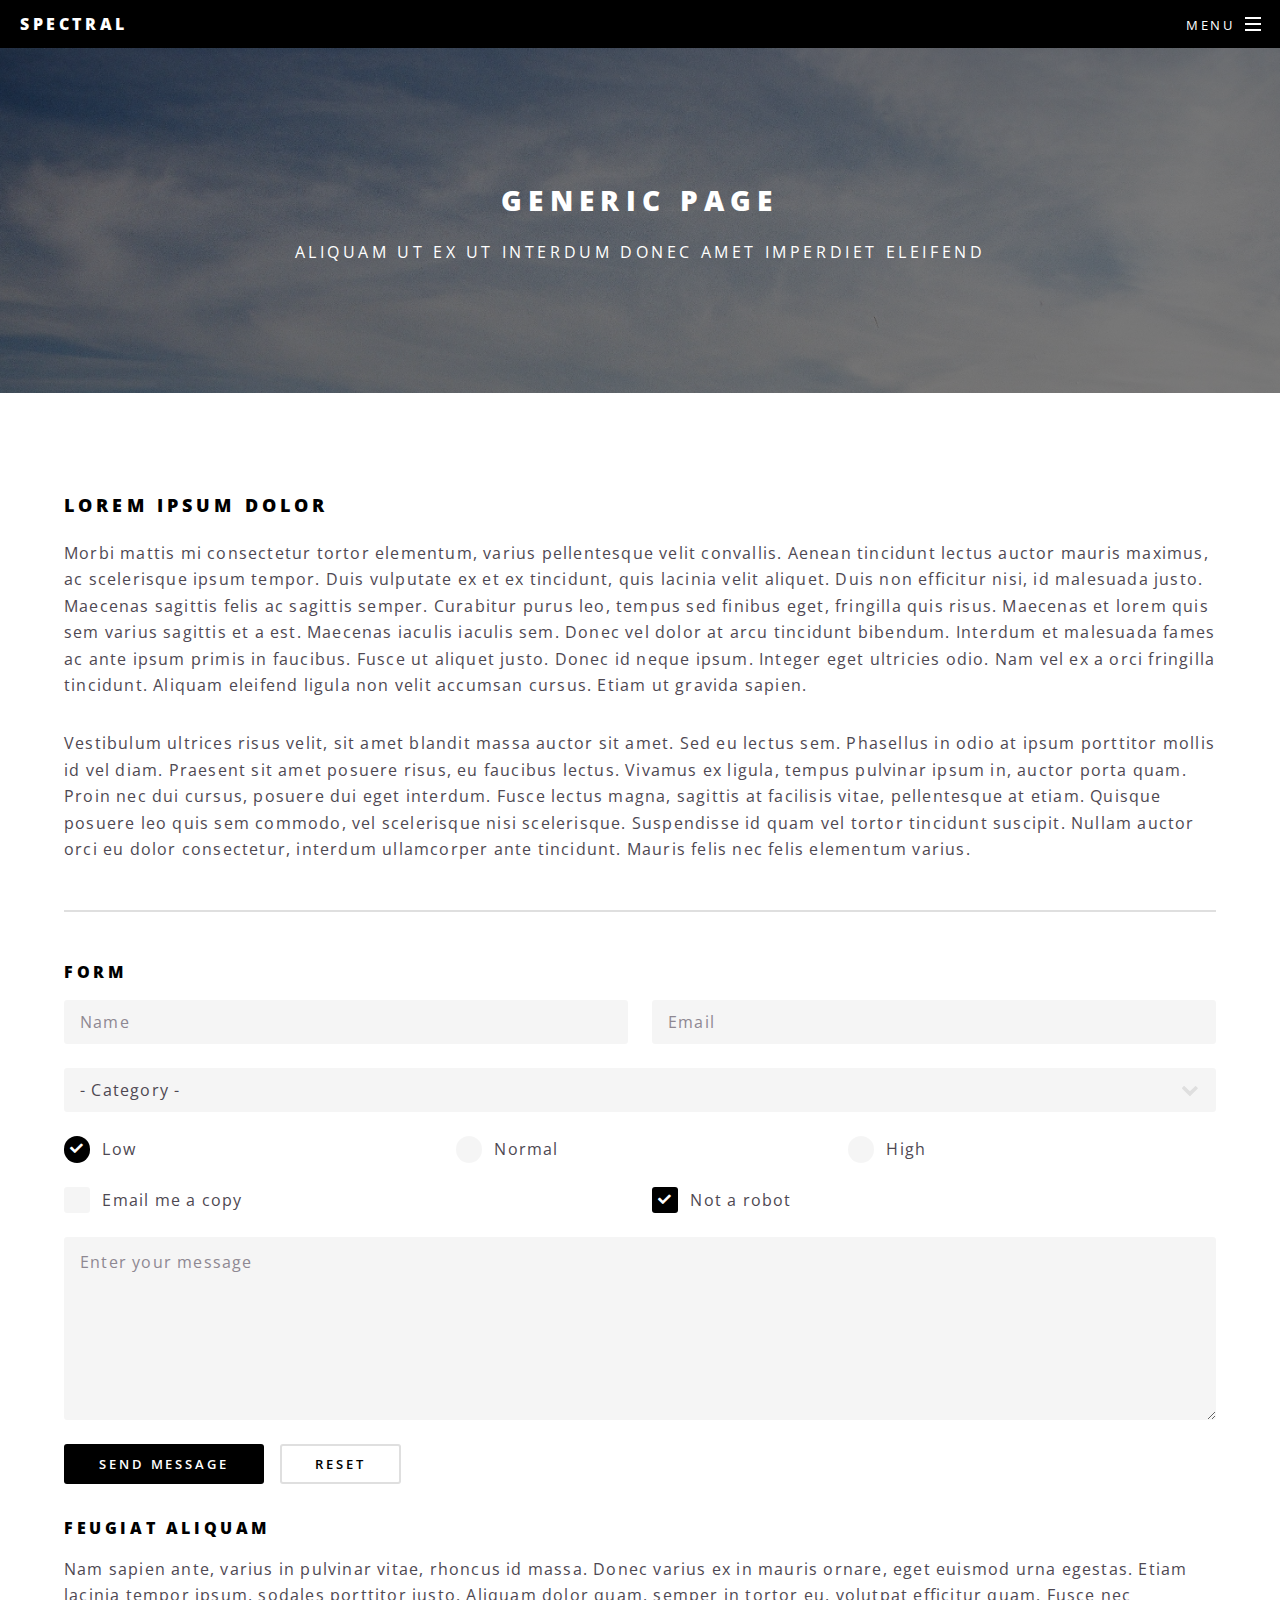
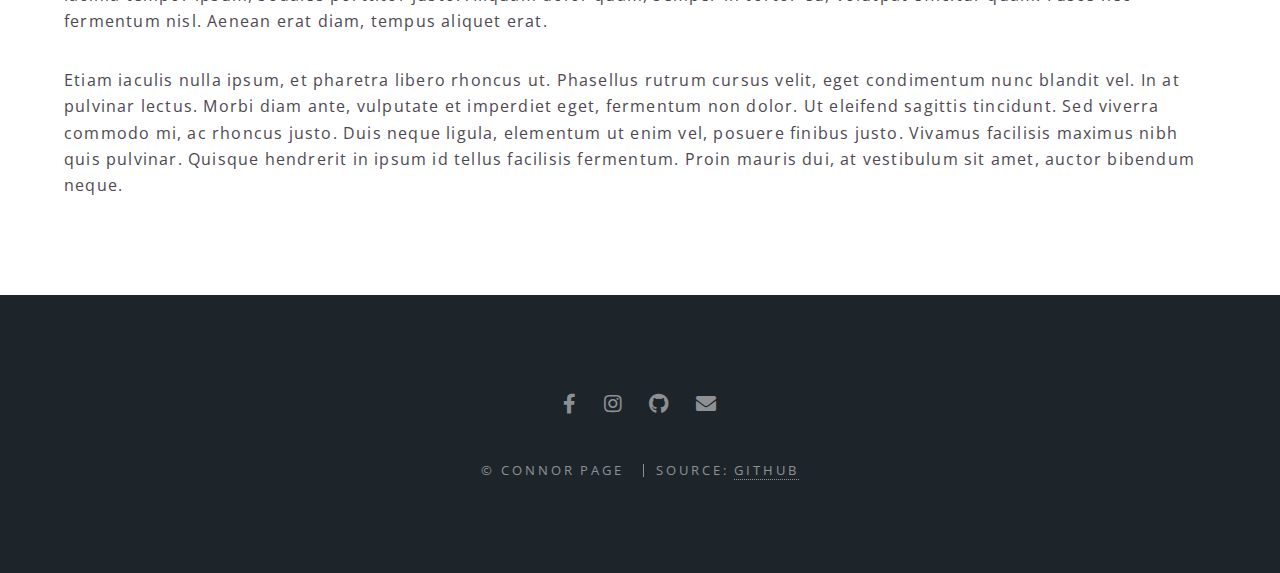
<file: generic.html>
<!DOCTYPE HTML>
<!--
	Spectral by HTML5 UP
	html5up.net | @ajlkn
	Free for personal and commercial use under the CCA 3.0 license (html5up.net/license)
-->
<html>

<head>
	<title>Generic - Spectral by HTML5 UP</title>
	<meta charset="utf-8" />
	<meta name="viewport" content="width=device-width, initial-scale=1.0"
		content="width=device-width, initial-scale=1, user-scalable=no" />
	<link rel="stylesheet" href="assets/css/main.css" />
	<noscript>
		<link rel="stylesheet" href="assets/css/noscript.css" />
	</noscript>
</head>

<body class="is-preload">

	<!-- Page Wrapper -->
	<div id="page-wrapper">

		<!-- Header -->
		<header id="header">
			<h1><a href="index.html">Spectral</a></h1>
			<nav id="nav">
				<ul>
					<li class="special">
						<a href="#menu" class="menuToggle"><span>Menu</span></a>
						<div id="menu">
							<ul>
								<li><a href="index.html">Home</a></li>
								<li><a href="generic.html">Generic</a></li>
								<li><a href="elements.html">Elements</a></li>
								<li><a href="#">Sign Up</a></li>
								<li><a href="#">Log In</a></li>
							</ul>
						</div>
					</li>
				</ul>
			</nav>
		</header>

		<!-- Main -->
		<article id="main">


			<header>
				<h2>Generic Page</h2>
				<p>Aliquam ut ex ut interdum donec amet imperdiet eleifend</p>
			</header>
			<section class="wrapper style5">
				<div class="inner">

					<h3>Lorem ipsum dolor</h3>
					<p>Morbi mattis mi consectetur tortor elementum, varius pellentesque velit convallis. Aenean
						tincidunt lectus auctor mauris maximus, ac scelerisque ipsum tempor. Duis vulputate ex et ex
						tincidunt, quis lacinia velit aliquet. Duis non efficitur nisi, id malesuada justo. Maecenas
						sagittis felis ac sagittis semper. Curabitur purus leo, tempus sed finibus eget, fringilla quis
						risus. Maecenas et lorem quis sem varius sagittis et a est. Maecenas iaculis iaculis sem. Donec
						vel dolor at arcu tincidunt bibendum. Interdum et malesuada fames ac ante ipsum primis in
						faucibus. Fusce ut aliquet justo. Donec id neque ipsum. Integer eget ultricies odio. Nam vel ex
						a orci fringilla tincidunt. Aliquam eleifend ligula non velit accumsan cursus. Etiam ut gravida
						sapien.</p>

					<p>Vestibulum ultrices risus velit, sit amet blandit massa auctor sit amet. Sed eu lectus sem.
						Phasellus in odio at ipsum porttitor mollis id vel diam. Praesent sit amet posuere risus, eu
						faucibus lectus. Vivamus ex ligula, tempus pulvinar ipsum in, auctor porta quam. Proin nec dui
						cursus, posuere dui eget interdum. Fusce lectus magna, sagittis at facilisis vitae, pellentesque
						at etiam. Quisque posuere leo quis sem commodo, vel scelerisque nisi scelerisque. Suspendisse id
						quam vel tortor tincidunt suscipit. Nullam auctor orci eu dolor consectetur, interdum
						ullamcorper ante tincidunt. Mauris felis nec felis elementum varius.</p>

					<hr />
					<section>
						<h4>Form</h4>
						<form method="post" action="#">
							<div class="row gtr-uniform">
								<div class="col-6 col-12-xsmall">
									<input type="text" name="demo-name" id="demo-name" value="" placeholder="Name" />
								</div>
								<div class="col-6 col-12-xsmall">
									<input type="email" name="demo-email" id="demo-email" value=""
										placeholder="Email" />
								</div>
								<div class="col-12">
									<select name="demo-category" id="demo-category">
										<option value="">- Category -</option>
										<option value="1">Manufacturing</option>
										<option value="1">Shipping</option>
										<option value="1">Administration</option>
										<option value="1">Human Resources</option>
									</select>
								</div>
								<div class="col-4 col-12-small">
									<input type="radio" id="demo-priority-low" name="demo-priority" checked>
									<label for="demo-priority-low">Low</label>
								</div>
								<div class="col-4 col-12-small">
									<input type="radio" id="demo-priority-normal" name="demo-priority">
									<label for="demo-priority-normal">Normal</label>
								</div>
								<div class="col-4 col-12-small">
									<input type="radio" id="demo-priority-high" name="demo-priority">
									<label for="demo-priority-high">High</label>
								</div>
								<div class="col-6 col-12-small">
									<input type="checkbox" id="demo-copy" name="demo-copy">
									<label for="demo-copy">Email me a copy</label>
								</div>
								<div class="col-6 col-12-small">
									<input type="checkbox" id="demo-human" name="demo-human" checked>
									<label for="demo-human">Not a robot</label>
								</div>
								<div class="col-12">
									<textarea name="demo-message" id="demo-message" placeholder="Enter your message"
										rows="6"></textarea>
								</div>
								<div class="col-12">
									<ul class="actions">
										<li><input type="submit" value="Send Message" class="primary" /></li>
										<li><input type="reset" value="Reset" /></li>
									</ul>
								</div>
							</div>
						</form>
					</section>

					<h4>Feugiat aliquam</h4>
					<p>Nam sapien ante, varius in pulvinar vitae, rhoncus id massa. Donec varius ex in mauris ornare,
						eget euismod urna egestas. Etiam lacinia tempor ipsum, sodales porttitor justo. Aliquam dolor
						quam, semper in tortor eu, volutpat efficitur quam. Fusce nec fermentum nisl. Aenean erat diam,
						tempus aliquet erat.</p>

					<p>Etiam iaculis nulla ipsum, et pharetra libero rhoncus ut. Phasellus rutrum cursus velit, eget
						condimentum nunc blandit vel. In at pulvinar lectus. Morbi diam ante, vulputate et imperdiet
						eget, fermentum non dolor. Ut eleifend sagittis tincidunt. Sed viverra commodo mi, ac rhoncus
						justo. Duis neque ligula, elementum ut enim vel, posuere finibus justo. Vivamus facilisis
						maximus nibh quis pulvinar. Quisque hendrerit in ipsum id tellus facilisis fermentum. Proin
						mauris dui, at vestibulum sit amet, auctor bibendum neque.</p>

				</div>
			</section>
		</article>

		<!-- Footer -->
		<footer id="footer">
			<ul class="icons">
				<li><a href="https://www.facebook.com/connor.page.35/" class="icon brands fa-facebook-f"><span
							class="label">Facebook</span></a></li>
				<li><a href="https://www.instagram.com/connor_pag3/" class="icon brands fa-instagram"><span
							class="label">Instagram</span></a></li>
				<li><a href="https://github.com/Connor-page3" class="icon brands fa-github"><span
							class="label">GitHub</span></a></li>
				<li><a href="mailto:connor.j.page12@gmail.com" class="icon solid fa-envelope"><span
							class="label">Email</span></a></li>
			</ul>
			<ul class="copyright">
				<li>&copy; Connor Page</li>
				<li>Source: <a
						href="https://github.com/Connor-page3?tab=overview&from=2022-04-01&to=2022-04-06">GitHub</a>
				</li>
			</ul>
		</footer>

	</div>

	<!-- Scripts -->
	<script src="assets/js/jquery.min.js"></script>
	<script src="assets/js/jquery.scrollex.min.js"></script>
	<script src="assets/js/jquery.scrolly.min.js"></script>
	<script src="assets/js/browser.min.js"></script>
	<script src="assets/js/breakpoints.min.js"></script>
	<script src="assets/js/util.js"></script>
	<script src="assets/js/main.js"></script>

</body>

</html>
</file>
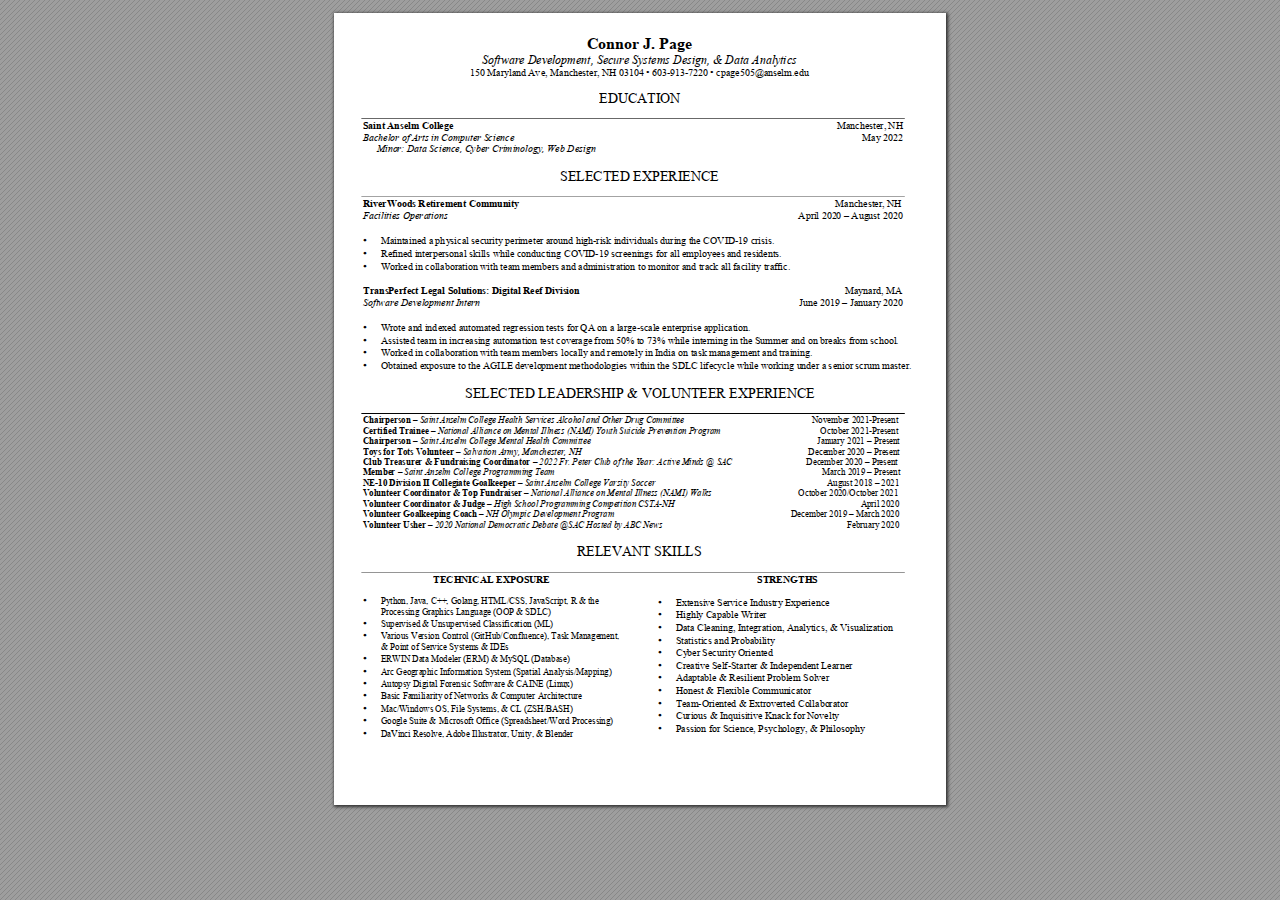
<file: res.html>
<!DOCTYPE html>
<!-- Created by pdf2htmlEX (https://github.com/pdf2htmlEX/pdf2htmlEX) -->
<html xmlns="http://www.w3.org/1999/xhtml">
<head>
<meta charset="utf-8"/>
<meta name="generator" content="pdf2htmlEX"/>
<meta http-equiv="X-UA-Compatible" content="IE=edge,chrome=1"/>
<style type="text/css">
/*! 
 * Base CSS for pdf2htmlEX
 * Copyright 2012,2013 Lu Wang <coolwanglu@gmail.com> 
 * https://github.com/pdf2htmlEX/pdf2htmlEX/blob/master/share/LICENSE
 */#sidebar{position:absolute;top:0;left:0;bottom:0;width:250px;padding:0;margin:0;overflow:auto}#page-container{position:absolute;top:0;left:0;margin:0;padding:0;border:0}@media screen{#sidebar.opened+#page-container{left:250px}#page-container{bottom:0;right:0;overflow:auto}.loading-indicator{display:none}.loading-indicator.active{display:block;position:absolute;width:64px;height:64px;top:50%;left:50%;margin-top:-32px;margin-left:-32px}.loading-indicator img{position:absolute;top:0;left:0;bottom:0;right:0}}@media print{@page{margin:0}html{margin:0}body{margin:0;-webkit-print-color-adjust:exact}#sidebar{display:none}#page-container{width:auto;height:auto;overflow:visible;background-color:transparent}.d{display:none}}.pf{position:relative;background-color:white;overflow:hidden;margin:0;border:0}.pc{position:absolute;border:0;padding:0;margin:0;top:0;left:0;width:100%;height:100%;overflow:hidden;display:block;transform-origin:0 0;-ms-transform-origin:0 0;-webkit-transform-origin:0 0}.pc.opened{display:block}.bf{position:absolute;border:0;margin:0;top:0;bottom:0;width:100%;height:100%;-ms-user-select:none;-moz-user-select:none;-webkit-user-select:none;user-select:none}.bi{position:absolute;border:0;margin:0;-ms-user-select:none;-moz-user-select:none;-webkit-user-select:none;user-select:none}@media print{.pf{margin:0;box-shadow:none;page-break-after:always;page-break-inside:avoid}@-moz-document url-prefix(){.pf{overflow:visible;border:1px solid #fff}.pc{overflow:visible}}}.c{position:absolute;border:0;padding:0;margin:0;overflow:hidden;display:block}.t{position:absolute;white-space:pre;font-size:1px;transform-origin:0 100%;-ms-transform-origin:0 100%;-webkit-transform-origin:0 100%;unicode-bidi:bidi-override;-moz-font-feature-settings:"liga" 0}.t:after{content:''}.t:before{content:'';display:inline-block}.t span{position:relative;unicode-bidi:bidi-override}._{display:inline-block;color:transparent;z-index:-1}::selection{background:rgba(127,255,255,0.4)}::-moz-selection{background:rgba(127,255,255,0.4)}.pi{display:none}.d{position:absolute;transform-origin:0 100%;-ms-transform-origin:0 100%;-webkit-transform-origin:0 100%}.it{border:0;background-color:rgba(255,255,255,0.0)}.ir:hover{cursor:pointer}</style>
<style type="text/css">
/*! 
 * Fancy styles for pdf2htmlEX
 * Copyright 2012,2013 Lu Wang <coolwanglu@gmail.com> 
 * https://github.com/pdf2htmlEX/pdf2htmlEX/blob/master/share/LICENSE
 */@keyframes fadein{from{opacity:0}to{opacity:1}}@-webkit-keyframes fadein{from{opacity:0}to{opacity:1}}@keyframes swing{0{transform:rotate(0)}10%{transform:rotate(0)}90%{transform:rotate(720deg)}100%{transform:rotate(720deg)}}@-webkit-keyframes swing{0{-webkit-transform:rotate(0)}10%{-webkit-transform:rotate(0)}90%{-webkit-transform:rotate(720deg)}100%{-webkit-transform:rotate(720deg)}}@media screen{#sidebar{background-color:#2f3236;background-image:url("[data-uri]")}#outline{font-family:Georgia,Times,"Times New Roman",serif;font-size:13px;margin:2em 1em}#outline ul{padding:0}#outline li{list-style-type:none;margin:1em 0}#outline li>ul{margin-left:1em}#outline a,#outline a:visited,#outline a:hover,#outline a:active{line-height:1.2;color:#e8e8e8;text-overflow:ellipsis;white-space:nowrap;text-decoration:none;display:block;overflow:hidden;outline:0}#outline a:hover{color:#0cf}#page-container{background-color:#9e9e9e;background-image:url("[data-uri]");-webkit-transition:left 500ms;transition:left 500ms}.pf{margin:13px auto;box-shadow:1px 1px 3px 1px #333;border-collapse:separate}.pc.opened{-webkit-animation:fadein 100ms;animation:fadein 100ms}.loading-indicator.active{-webkit-animation:swing 1.5s ease-in-out .01s infinite alternate none;animation:swing 1.5s ease-in-out .01s infinite alternate none}.checked{background:no-repeat url([data-uri])}}</style>
<style type="text/css">
.ff0{font-family:sans-serif;visibility:hidden;}
@font-face{font-family:ff1;src:url('[data-uri]')format("woff");}.ff1{font-family:ff1;line-height:0.910156;font-style:normal;font-weight:normal;visibility:visible;}
@font-face{font-family:ff2;src:url('[data-uri]')format("woff");}.ff2{font-family:ff2;line-height:0.893066;font-style:normal;font-weight:normal;visibility:visible;}
@font-face{font-family:ff3;src:url('[data-uri]')format("woff");}.ff3{font-family:ff3;line-height:0.910156;font-style:normal;font-weight:normal;visibility:visible;}
@font-face{font-family:ff4;src:url('[data-uri]')format("woff");}.ff4{font-family:ff4;line-height:0.910156;font-style:normal;font-weight:normal;visibility:visible;}
@font-face{font-family:ff5;src:url('[data-uri]')format("woff");}.ff5{font-family:ff5;line-height:0.893555;font-style:normal;font-weight:normal;visibility:visible;}
@font-face{font-family:ff6;src:url('[data-uri]')format("woff");}.ff6{font-family:ff6;line-height:0.692871;font-style:normal;font-weight:normal;visibility:visible;}
@font-face{font-family:ff7;src:url('[data-uri]')format("woff");}.ff7{font-family:ff7;line-height:0.666504;font-style:normal;font-weight:normal;visibility:visible;}
@font-face{font-family:ff8;src:url('[data-uri]')format("woff");}.ff8{font-family:ff8;line-height:0.666504;font-style:normal;font-weight:normal;visibility:visible;}
@font-face{font-family:ff9;src:url('[data-uri]')format("woff");}.ff9{font-family:ff9;line-height:0.910156;font-style:normal;font-weight:normal;visibility:visible;}
@font-face{font-family:ffa;src:url('[data-uri]')format("woff");}.ffa{font-family:ffa;line-height:0.666504;font-style:normal;font-weight:normal;visibility:visible;}
@font-face{font-family:ffb;src:url('[data-uri]')format("woff");}.ffb{font-family:ffb;line-height:0.666504;font-style:normal;font-weight:normal;visibility:visible;}
@font-face{font-family:ffc;src:url('[data-uri]')format("woff");}.ffc{font-family:ffc;line-height:0.893555;font-style:normal;font-weight:normal;visibility:visible;}
@font-face{font-family:ffd;src:url('[data-uri]')format("woff");}.ffd{font-family:ffd;line-height:0.910156;font-style:normal;font-weight:normal;visibility:visible;}
@font-face{font-family:ffe;src:url('[data-uri]')format("woff");}.ffe{font-family:ffe;line-height:0.666504;font-style:normal;font-weight:normal;visibility:visible;}
.m0{transform:matrix(0.250000,0.000000,0.000000,0.250000,0,0);-ms-transform:matrix(0.250000,0.000000,0.000000,0.250000,0,0);-webkit-transform:matrix(0.250000,0.000000,0.000000,0.250000,0,0);}
.v0{vertical-align:0.000000px;}
.ls25{letter-spacing:-0.459648px;}
.ls24{letter-spacing:-0.445056px;}
.ls26{letter-spacing:-0.419520px;}
.ls21{letter-spacing:-0.401280px;}
.ls28{letter-spacing:-0.379392px;}
.ls1c{letter-spacing:-0.339264px;}
.ls1e{letter-spacing:-0.321024px;}
.ls19{letter-spacing:-0.306432px;}
.ls23{letter-spacing:-0.299136px;}
.ls11{letter-spacing:-0.298368px;}
.lsd{letter-spacing:-0.278208px;}
.ls16{letter-spacing:-0.266112px;}
.ls1f{letter-spacing:-0.262656px;}
.ls2b{letter-spacing:-0.254016px;}
.ls1d{letter-spacing:-0.240768px;}
.ls17{letter-spacing:-0.225792px;}
.lsb{letter-spacing:-0.218688px;}
.ls14{letter-spacing:-0.213696px;}
.ls13{letter-spacing:-0.201600px;}
.ls20{letter-spacing:-0.182400px;}
.ls12{letter-spacing:-0.173376px;}
.lsc{letter-spacing:-0.161280px;}
.ls2a{letter-spacing:-0.160512px;}
.ls10{letter-spacing:-0.149184px;}
.ls27{letter-spacing:-0.138624px;}
.ls22{letter-spacing:-0.120384px;}
.ls1b{letter-spacing:-0.116928px;}
.lsf{letter-spacing:-0.108864px;}
.ls18{letter-spacing:-0.104832px;}
.ls1a{letter-spacing:-0.096768px;}
.lse{letter-spacing:-0.080640px;}
.ls15{letter-spacing:-0.039744px;}
.lsa{letter-spacing:0.000000px;}
.ls2{letter-spacing:0.079680px;}
.ls1{letter-spacing:0.183744px;}
.ls3{letter-spacing:0.189312px;}
.ls8{letter-spacing:0.211584px;}
.ls29{letter-spacing:0.239424px;}
.ls9{letter-spacing:0.240960px;}
.ls7{letter-spacing:388.243200px;}
.ls6{letter-spacing:501.146880px;}
.ls5{letter-spacing:1027.756992px;}
.ls4{letter-spacing:1254.608832px;}
.ls0{letter-spacing:1337.983872px;}
.sc_{text-shadow:none;}
.sc0{text-shadow:-0.015em 0 transparent,0 0.015em transparent,0.015em 0 transparent,0 -0.015em  transparent;}
@media screen and (-webkit-min-device-pixel-ratio:0){
.sc_{-webkit-text-stroke:0px transparent;}
.sc0{-webkit-text-stroke:0.015em transparent;text-shadow:none;}
}
.ws14{word-spacing:-14.131584px;}
.ws3{word-spacing:-14.109312px;}
.ws4{word-spacing:-14.103744px;}
.ws0{word-spacing:-10.080000px;}
.ws8{word-spacing:-9.983232px;}
.ws2{word-spacing:-9.930816px;}
.ws1{word-spacing:-9.918720px;}
.ws17{word-spacing:-9.906624px;}
.ws18{word-spacing:-9.878400px;}
.ws7{word-spacing:-9.866304px;}
.ws5{word-spacing:-9.854208px;}
.ws6{word-spacing:-9.801792px;}
.wsa{word-spacing:-9.120000px;}
.ws13{word-spacing:-8.981376px;}
.ws15{word-spacing:-8.959488px;}
.wsf{word-spacing:-8.937600px;}
.ws11{word-spacing:-8.879232px;}
.wsb{word-spacing:-8.857344px;}
.wse{word-spacing:-8.820864px;}
.ws9{word-spacing:-8.798976px;}
.wsc{word-spacing:-8.780736px;}
.ws12{word-spacing:-8.740608px;}
.wsd{word-spacing:-8.718720px;}
.ws16{word-spacing:-8.700480px;}
.ws10{word-spacing:-8.660352px;}
.ws19{word-spacing:0.000000px;}
._1{margin-left:-1.003488px;}
._0{width:1.093056px;}
._5{width:44.267520px;}
._9{width:277.554624px;}
._c{width:328.756224px;}
._b{width:667.640448px;}
._e{width:688.081344px;}
._f{width:720.854976px;}
._d{width:725.461440px;}
._8{width:882.319680px;}
._7{width:888.905088px;}
._a{width:1051.223616px;}
._3{width:1190.667456px;}
._6{width:1253.589888px;}
._4{width:1315.211712px;}
._2{width:1513.676928px;}
.fc0{color:rgb(0,0,0);}
.fs6{font-size:31.680000px;}
.fs0{font-size:36.480000px;}
.fs3{font-size:40.320000px;}
.fs5{font-size:44.160000px;}
.fs2{font-size:48.000000px;}
.fs4{font-size:55.680000px;}
.fs1{font-size:64.320000px;}
.y0{bottom:-0.500000px;}
.y1{bottom:23.520000px;}
.y3b{bottom:57.360000px;}
.y3a{bottom:67.920000px;}
.y47{bottom:72.720000px;}
.y39{bottom:80.400000px;}
.y46{bottom:85.440000px;}
.y38{bottom:92.640000px;}
.y45{bottom:97.920000px;}
.y37{bottom:105.120000px;}
.y44{bottom:110.640000px;}
.y36{bottom:117.600000px;}
.y43{bottom:123.120000px;}
.y35{bottom:129.840000px;}
.y42{bottom:135.840000px;}
.y34{bottom:142.320000px;}
.y41{bottom:148.560000px;}
.y33{bottom:154.800000px;}
.y40{bottom:161.040000px;}
.y32{bottom:165.120000px;}
.y3f{bottom:173.760000px;}
.y31{bottom:177.600000px;}
.y3e{bottom:186.480000px;}
.y30{bottom:189.840000px;}
.y3d{bottom:198.960000px;}
.y2f{bottom:200.400000px;}
.y3c{bottom:211.440000px;}
.y2e{bottom:212.400000px;}
.y2d{bottom:222.000000px;}
.y2c{bottom:233.040000px;}
.y2b{bottom:248.880000px;}
.y2a{bottom:264.480000px;}
.y29{bottom:276.720000px;}
.y28{bottom:287.280000px;}
.y27{bottom:297.840000px;}
.y26{bottom:308.400000px;}
.y25{bottom:318.720000px;}
.y24{bottom:329.280000px;}
.y23{bottom:339.600000px;}
.y22{bottom:350.160000px;}
.y21{bottom:360.720000px;}
.y20{bottom:371.040000px;}
.y1f{bottom:381.600000px;}
.y1e{bottom:391.920000px;}
.y1d{bottom:407.760000px;}
.y1c{bottom:423.120000px;}
.y1b{bottom:435.840000px;}
.y1a{bottom:448.320000px;}
.y19{bottom:461.040000px;}
.y18{bottom:473.760000px;}
.y17{bottom:486.480000px;}
.y16{bottom:498.960000px;}
.y15{bottom:510.480000px;}
.y14{bottom:522.480000px;}
.y13{bottom:534.960000px;}
.y12{bottom:547.680000px;}
.y11{bottom:560.400000px;}
.y10{bottom:573.120000px;}
.yf{bottom:585.600000px;}
.ye{bottom:597.120000px;}
.yd{bottom:608.400000px;}
.yc{bottom:624.240000px;}
.yb{bottom:639.600000px;}
.ya{bottom:652.320000px;}
.y9{bottom:663.840000px;}
.y8{bottom:675.360000px;}
.y7{bottom:686.400000px;}
.y6{bottom:702.240000px;}
.y5{bottom:717.360000px;}
.y4{bottom:728.880000px;}
.y3{bottom:740.880000px;}
.y2{bottom:755.280000px;}
.h9{height:21.114844px;}
.h2{height:25.329375px;}
.h8{height:27.326250px;}
.h5{height:27.995625px;}
.h7{height:29.432813px;}
.h4{height:33.328125px;}
.h6{height:37.709063px;}
.h3{height:43.560469px;}
.h0{height:792.000000px;}
.h1{height:792.500000px;}
.w0{width:612.000000px;}
.w1{width:612.500000px;}
.x0{left:0.000000px;}
.x1{left:28.800048px;}
.x8{left:46.800048px;}
.xb{left:99.270264px;}
.x9{left:130.635264px;}
.x4{left:135.611832px;}
.x3{left:148.126224px;}
.xc{left:158.030016px;}
.x7{left:226.102536px;}
.xa{left:243.212880px;}
.x2{left:253.261008px;}
.x5{left:264.797280px;}
.xe{left:324.000000px;}
.xd{left:423.008640px;}
.x6{left:570.229920px;}
@media print{
.v0{vertical-align:0.000000pt;}
.ls25{letter-spacing:-0.612864pt;}
.ls24{letter-spacing:-0.593408pt;}
.ls26{letter-spacing:-0.559360pt;}
.ls21{letter-spacing:-0.535040pt;}
.ls28{letter-spacing:-0.505856pt;}
.ls1c{letter-spacing:-0.452352pt;}
.ls1e{letter-spacing:-0.428032pt;}
.ls19{letter-spacing:-0.408576pt;}
.ls23{letter-spacing:-0.398848pt;}
.ls11{letter-spacing:-0.397824pt;}
.lsd{letter-spacing:-0.370944pt;}
.ls16{letter-spacing:-0.354816pt;}
.ls1f{letter-spacing:-0.350208pt;}
.ls2b{letter-spacing:-0.338688pt;}
.ls1d{letter-spacing:-0.321024pt;}
.ls17{letter-spacing:-0.301056pt;}
.lsb{letter-spacing:-0.291584pt;}
.ls14{letter-spacing:-0.284928pt;}
.ls13{letter-spacing:-0.268800pt;}
.ls20{letter-spacing:-0.243200pt;}
.ls12{letter-spacing:-0.231168pt;}
.lsc{letter-spacing:-0.215040pt;}
.ls2a{letter-spacing:-0.214016pt;}
.ls10{letter-spacing:-0.198912pt;}
.ls27{letter-spacing:-0.184832pt;}
.ls22{letter-spacing:-0.160512pt;}
.ls1b{letter-spacing:-0.155904pt;}
.lsf{letter-spacing:-0.145152pt;}
.ls18{letter-spacing:-0.139776pt;}
.ls1a{letter-spacing:-0.129024pt;}
.lse{letter-spacing:-0.107520pt;}
.ls15{letter-spacing:-0.052992pt;}
.lsa{letter-spacing:0.000000pt;}
.ls2{letter-spacing:0.106240pt;}
.ls1{letter-spacing:0.244992pt;}
.ls3{letter-spacing:0.252416pt;}
.ls8{letter-spacing:0.282112pt;}
.ls29{letter-spacing:0.319232pt;}
.ls9{letter-spacing:0.321280pt;}
.ls7{letter-spacing:517.657600pt;}
.ls6{letter-spacing:668.195840pt;}
.ls5{letter-spacing:1370.342656pt;}
.ls4{letter-spacing:1672.811776pt;}
.ls0{letter-spacing:1783.978496pt;}
.ws14{word-spacing:-18.842112pt;}
.ws3{word-spacing:-18.812416pt;}
.ws4{word-spacing:-18.804992pt;}
.ws0{word-spacing:-13.440000pt;}
.ws8{word-spacing:-13.310976pt;}
.ws2{word-spacing:-13.241088pt;}
.ws1{word-spacing:-13.224960pt;}
.ws17{word-spacing:-13.208832pt;}
.ws18{word-spacing:-13.171200pt;}
.ws7{word-spacing:-13.155072pt;}
.ws5{word-spacing:-13.138944pt;}
.ws6{word-spacing:-13.069056pt;}
.wsa{word-spacing:-12.160000pt;}
.ws13{word-spacing:-11.975168pt;}
.ws15{word-spacing:-11.945984pt;}
.wsf{word-spacing:-11.916800pt;}
.ws11{word-spacing:-11.838976pt;}
.wsb{word-spacing:-11.809792pt;}
.wse{word-spacing:-11.761152pt;}
.ws9{word-spacing:-11.731968pt;}
.wsc{word-spacing:-11.707648pt;}
.ws12{word-spacing:-11.654144pt;}
.wsd{word-spacing:-11.624960pt;}
.ws16{word-spacing:-11.600640pt;}
.ws10{word-spacing:-11.547136pt;}
.ws19{word-spacing:0.000000pt;}
._1{margin-left:-1.337984pt;}
._0{width:1.457408pt;}
._5{width:59.023360pt;}
._9{width:370.072832pt;}
._c{width:438.341632pt;}
._b{width:890.187264pt;}
._e{width:917.441792pt;}
._f{width:961.139968pt;}
._d{width:967.281920pt;}
._8{width:1176.426240pt;}
._7{width:1185.206784pt;}
._a{width:1401.631488pt;}
._3{width:1587.556608pt;}
._6{width:1671.453184pt;}
._4{width:1753.615616pt;}
._2{width:2018.235904pt;}
.fs6{font-size:42.240000pt;}
.fs0{font-size:48.640000pt;}
.fs3{font-size:53.760000pt;}
.fs5{font-size:58.880000pt;}
.fs2{font-size:64.000000pt;}
.fs4{font-size:74.240000pt;}
.fs1{font-size:85.760000pt;}
.y0{bottom:-0.666667pt;}
.y1{bottom:31.360000pt;}
.y3b{bottom:76.480000pt;}
.y3a{bottom:90.560000pt;}
.y47{bottom:96.960000pt;}
.y39{bottom:107.200000pt;}
.y46{bottom:113.920000pt;}
.y38{bottom:123.520000pt;}
.y45{bottom:130.560000pt;}
.y37{bottom:140.160000pt;}
.y44{bottom:147.520000pt;}
.y36{bottom:156.800000pt;}
.y43{bottom:164.160000pt;}
.y35{bottom:173.120000pt;}
.y42{bottom:181.120000pt;}
.y34{bottom:189.760000pt;}
.y41{bottom:198.080000pt;}
.y33{bottom:206.400000pt;}
.y40{bottom:214.720000pt;}
.y32{bottom:220.160000pt;}
.y3f{bottom:231.680000pt;}
.y31{bottom:236.800000pt;}
.y3e{bottom:248.640000pt;}
.y30{bottom:253.120000pt;}
.y3d{bottom:265.280000pt;}
.y2f{bottom:267.200000pt;}
.y3c{bottom:281.920000pt;}
.y2e{bottom:283.200000pt;}
.y2d{bottom:296.000000pt;}
.y2c{bottom:310.720000pt;}
.y2b{bottom:331.840000pt;}
.y2a{bottom:352.640000pt;}
.y29{bottom:368.960000pt;}
.y28{bottom:383.040000pt;}
.y27{bottom:397.120000pt;}
.y26{bottom:411.200000pt;}
.y25{bottom:424.960000pt;}
.y24{bottom:439.040000pt;}
.y23{bottom:452.800000pt;}
.y22{bottom:466.880000pt;}
.y21{bottom:480.960000pt;}
.y20{bottom:494.720000pt;}
.y1f{bottom:508.800000pt;}
.y1e{bottom:522.560000pt;}
.y1d{bottom:543.680000pt;}
.y1c{bottom:564.160000pt;}
.y1b{bottom:581.120000pt;}
.y1a{bottom:597.760000pt;}
.y19{bottom:614.720000pt;}
.y18{bottom:631.680000pt;}
.y17{bottom:648.640000pt;}
.y16{bottom:665.280000pt;}
.y15{bottom:680.640000pt;}
.y14{bottom:696.640000pt;}
.y13{bottom:713.280000pt;}
.y12{bottom:730.240000pt;}
.y11{bottom:747.200000pt;}
.y10{bottom:764.160000pt;}
.yf{bottom:780.800000pt;}
.ye{bottom:796.160000pt;}
.yd{bottom:811.200000pt;}
.yc{bottom:832.320000pt;}
.yb{bottom:852.800000pt;}
.ya{bottom:869.760000pt;}
.y9{bottom:885.120000pt;}
.y8{bottom:900.480000pt;}
.y7{bottom:915.200000pt;}
.y6{bottom:936.320000pt;}
.y5{bottom:956.480000pt;}
.y4{bottom:971.840000pt;}
.y3{bottom:987.840000pt;}
.y2{bottom:1007.040000pt;}
.h9{height:28.153125pt;}
.h2{height:33.772500pt;}
.h8{height:36.435000pt;}
.h5{height:37.327500pt;}
.h7{height:39.243750pt;}
.h4{height:44.437500pt;}
.h6{height:50.278750pt;}
.h3{height:58.080625pt;}
.h0{height:1056.000000pt;}
.h1{height:1056.666667pt;}
.w0{width:816.000000pt;}
.w1{width:816.666667pt;}
.x0{left:0.000000pt;}
.x1{left:38.400064pt;}
.x8{left:62.400064pt;}
.xb{left:132.360352pt;}
.x9{left:174.180352pt;}
.x4{left:180.815776pt;}
.x3{left:197.501632pt;}
.xc{left:210.706688pt;}
.x7{left:301.470048pt;}
.xa{left:324.283840pt;}
.x2{left:337.681344pt;}
.x5{left:353.063040pt;}
.xe{left:432.000000pt;}
.xd{left:564.011520pt;}
.x6{left:760.306560pt;}
}
</style>
<script>
/*
 Copyright 2012 Mozilla Foundation 
 Copyright 2013 Lu Wang <coolwanglu@gmail.com>
 Apachine License Version 2.0 
*/
(function(){function b(a,b,e,f){var c=(a.className||"").split(/\s+/g);""===c[0]&&c.shift();var d=c.indexOf(b);0>d&&e&&c.push(b);0<=d&&f&&c.splice(d,1);a.className=c.join(" ");return 0<=d}if(!("classList"in document.createElement("div"))){var e={add:function(a){b(this.element,a,!0,!1)},contains:function(a){return b(this.element,a,!1,!1)},remove:function(a){b(this.element,a,!1,!0)},toggle:function(a){b(this.element,a,!0,!0)}};Object.defineProperty(HTMLElement.prototype,"classList",{get:function(){if(this._classList)return this._classList;
var a=Object.create(e,{element:{value:this,writable:!1,enumerable:!0}});Object.defineProperty(this,"_classList",{value:a,writable:!1,enumerable:!1});return a},enumerable:!0})}})();
</script>
<script>
(function(){/*
 pdf2htmlEX.js: Core UI functions for pdf2htmlEX 
 Copyright 2012,2013 Lu Wang <coolwanglu@gmail.com> and other contributors 
 https://github.com/pdf2htmlEX/pdf2htmlEX/blob/master/share/LICENSE 
*/
var pdf2htmlEX=window.pdf2htmlEX=window.pdf2htmlEX||{},CSS_CLASS_NAMES={page_frame:"pf",page_content_box:"pc",page_data:"pi",background_image:"bi",link:"l",input_radio:"ir",__dummy__:"no comma"},DEFAULT_CONFIG={container_id:"page-container",sidebar_id:"sidebar",outline_id:"outline",loading_indicator_cls:"loading-indicator",preload_pages:3,render_timeout:100,scale_step:0.9,key_handler:!0,hashchange_handler:!0,view_history_handler:!0,__dummy__:"no comma"},EPS=1E-6;
function invert(a){var b=a[0]*a[3]-a[1]*a[2];return[a[3]/b,-a[1]/b,-a[2]/b,a[0]/b,(a[2]*a[5]-a[3]*a[4])/b,(a[1]*a[4]-a[0]*a[5])/b]}function transform(a,b){return[a[0]*b[0]+a[2]*b[1]+a[4],a[1]*b[0]+a[3]*b[1]+a[5]]}function get_page_number(a){return parseInt(a.getAttribute("data-page-no"),16)}function disable_dragstart(a){for(var b=0,c=a.length;b<c;++b)a[b].addEventListener("dragstart",function(){return!1},!1)}
function clone_and_extend_objs(a){for(var b={},c=0,e=arguments.length;c<e;++c){var h=arguments[c],d;for(d in h)h.hasOwnProperty(d)&&(b[d]=h[d])}return b}
function Page(a){if(a){this.shown=this.loaded=!1;this.page=a;this.num=get_page_number(a);this.original_height=a.clientHeight;this.original_width=a.clientWidth;var b=a.getElementsByClassName(CSS_CLASS_NAMES.page_content_box)[0];b&&(this.content_box=b,this.original_scale=this.cur_scale=this.original_height/b.clientHeight,this.page_data=JSON.parse(a.getElementsByClassName(CSS_CLASS_NAMES.page_data)[0].getAttribute("data-data")),this.ctm=this.page_data.ctm,this.ictm=invert(this.ctm),this.loaded=!0)}}
Page.prototype={hide:function(){this.loaded&&this.shown&&(this.content_box.classList.remove("opened"),this.shown=!1)},show:function(){this.loaded&&!this.shown&&(this.content_box.classList.add("opened"),this.shown=!0)},rescale:function(a){this.cur_scale=0===a?this.original_scale:a;this.loaded&&(a=this.content_box.style,a.msTransform=a.webkitTransform=a.transform="scale("+this.cur_scale.toFixed(3)+")");a=this.page.style;a.height=this.original_height*this.cur_scale+"px";a.width=this.original_width*this.cur_scale+
"px"},view_position:function(){var a=this.page,b=a.parentNode;return[b.scrollLeft-a.offsetLeft-a.clientLeft,b.scrollTop-a.offsetTop-a.clientTop]},height:function(){return this.page.clientHeight},width:function(){return this.page.clientWidth}};function Viewer(a){this.config=clone_and_extend_objs(DEFAULT_CONFIG,0<arguments.length?a:{});this.pages_loading=[];this.init_before_loading_content();var b=this;document.addEventListener("DOMContentLoaded",function(){b.init_after_loading_content()},!1)}
Viewer.prototype={scale:1,cur_page_idx:0,first_page_idx:0,init_before_loading_content:function(){this.pre_hide_pages()},initialize_radio_button:function(){for(var a=document.getElementsByClassName(CSS_CLASS_NAMES.input_radio),b=0;b<a.length;b++)a[b].addEventListener("click",function(){this.classList.toggle("checked")})},init_after_loading_content:function(){this.sidebar=document.getElementById(this.config.sidebar_id);this.outline=document.getElementById(this.config.outline_id);this.container=document.getElementById(this.config.container_id);
this.loading_indicator=document.getElementsByClassName(this.config.loading_indicator_cls)[0];for(var a=!0,b=this.outline.childNodes,c=0,e=b.length;c<e;++c)if("ul"===b[c].nodeName.toLowerCase()){a=!1;break}a||this.sidebar.classList.add("opened");this.find_pages();if(0!=this.pages.length){disable_dragstart(document.getElementsByClassName(CSS_CLASS_NAMES.background_image));this.config.key_handler&&this.register_key_handler();var h=this;this.config.hashchange_handler&&window.addEventListener("hashchange",
function(a){h.navigate_to_dest(document.location.hash.substring(1))},!1);this.config.view_history_handler&&window.addEventListener("popstate",function(a){a.state&&h.navigate_to_dest(a.state)},!1);this.container.addEventListener("scroll",function(){h.update_page_idx();h.schedule_render(!0)},!1);[this.container,this.outline].forEach(function(a){a.addEventListener("click",h.link_handler.bind(h),!1)});this.initialize_radio_button();this.render()}},find_pages:function(){for(var a=[],b={},c=this.container.childNodes,
e=0,h=c.length;e<h;++e){var d=c[e];d.nodeType===Node.ELEMENT_NODE&&d.classList.contains(CSS_CLASS_NAMES.page_frame)&&(d=new Page(d),a.push(d),b[d.num]=a.length-1)}this.pages=a;this.page_map=b},load_page:function(a,b,c){var e=this.pages;if(!(a>=e.length||(e=e[a],e.loaded||this.pages_loading[a]))){var e=e.page,h=e.getAttribute("data-page-url");if(h){this.pages_loading[a]=!0;var d=e.getElementsByClassName(this.config.loading_indicator_cls)[0];"undefined"===typeof d&&(d=this.loading_indicator.cloneNode(!0),
d.classList.add("active"),e.appendChild(d));var f=this,g=new XMLHttpRequest;g.open("GET",h,!0);g.onload=function(){if(200===g.status||0===g.status){var b=document.createElement("div");b.innerHTML=g.responseText;for(var d=null,b=b.childNodes,e=0,h=b.length;e<h;++e){var p=b[e];if(p.nodeType===Node.ELEMENT_NODE&&p.classList.contains(CSS_CLASS_NAMES.page_frame)){d=p;break}}b=f.pages[a];f.container.replaceChild(d,b.page);b=new Page(d);f.pages[a]=b;b.hide();b.rescale(f.scale);disable_dragstart(d.getElementsByClassName(CSS_CLASS_NAMES.background_image));
f.schedule_render(!1);c&&c(b)}delete f.pages_loading[a]};g.send(null)}void 0===b&&(b=this.config.preload_pages);0<--b&&(f=this,setTimeout(function(){f.load_page(a+1,b)},0))}},pre_hide_pages:function(){var a="@media screen{."+CSS_CLASS_NAMES.page_content_box+"{display:none;}}",b=document.createElement("style");b.styleSheet?b.styleSheet.cssText=a:b.appendChild(document.createTextNode(a));document.head.appendChild(b)},render:function(){for(var a=this.container,b=a.scrollTop,c=a.clientHeight,a=b-c,b=
b+c+c,c=this.pages,e=0,h=c.length;e<h;++e){var d=c[e],f=d.page,g=f.offsetTop+f.clientTop,f=g+f.clientHeight;g<=b&&f>=a?d.loaded?d.show():this.load_page(e):d.hide()}},update_page_idx:function(){var a=this.pages,b=a.length;if(!(2>b)){for(var c=this.container,e=c.scrollTop,c=e+c.clientHeight,h=-1,d=b,f=d-h;1<f;){var g=h+Math.floor(f/2),f=a[g].page;f.offsetTop+f.clientTop+f.clientHeight>=e?d=g:h=g;f=d-h}this.first_page_idx=d;for(var g=h=this.cur_page_idx,k=0;d<b;++d){var f=a[d].page,l=f.offsetTop+f.clientTop,
f=f.clientHeight;if(l>c)break;f=(Math.min(c,l+f)-Math.max(e,l))/f;if(d===h&&Math.abs(f-1)<=EPS){g=h;break}f>k&&(k=f,g=d)}this.cur_page_idx=g}},schedule_render:function(a){if(void 0!==this.render_timer){if(!a)return;clearTimeout(this.render_timer)}var b=this;this.render_timer=setTimeout(function(){delete b.render_timer;b.render()},this.config.render_timeout)},register_key_handler:function(){var a=this;window.addEventListener("DOMMouseScroll",function(b){if(b.ctrlKey){b.preventDefault();var c=a.container,
e=c.getBoundingClientRect(),c=[b.clientX-e.left-c.clientLeft,b.clientY-e.top-c.clientTop];a.rescale(Math.pow(a.config.scale_step,b.detail),!0,c)}},!1);window.addEventListener("keydown",function(b){var c=!1,e=b.ctrlKey||b.metaKey,h=b.altKey;switch(b.keyCode){case 61:case 107:case 187:e&&(a.rescale(1/a.config.scale_step,!0),c=!0);break;case 173:case 109:case 189:e&&(a.rescale(a.config.scale_step,!0),c=!0);break;case 48:e&&(a.rescale(0,!1),c=!0);break;case 33:h?a.scroll_to(a.cur_page_idx-1):a.container.scrollTop-=
a.container.clientHeight;c=!0;break;case 34:h?a.scroll_to(a.cur_page_idx+1):a.container.scrollTop+=a.container.clientHeight;c=!0;break;case 35:a.container.scrollTop=a.container.scrollHeight;c=!0;break;case 36:a.container.scrollTop=0,c=!0}c&&b.preventDefault()},!1)},rescale:function(a,b,c){var e=this.scale;this.scale=a=0===a?1:b?e*a:a;c||(c=[0,0]);b=this.container;c[0]+=b.scrollLeft;c[1]+=b.scrollTop;for(var h=this.pages,d=h.length,f=this.first_page_idx;f<d;++f){var g=h[f].page;if(g.offsetTop+g.clientTop>=
c[1])break}g=f-1;0>g&&(g=0);var g=h[g].page,k=g.clientWidth,f=g.clientHeight,l=g.offsetLeft+g.clientLeft,m=c[0]-l;0>m?m=0:m>k&&(m=k);k=g.offsetTop+g.clientTop;c=c[1]-k;0>c?c=0:c>f&&(c=f);for(f=0;f<d;++f)h[f].rescale(a);b.scrollLeft+=m/e*a+g.offsetLeft+g.clientLeft-m-l;b.scrollTop+=c/e*a+g.offsetTop+g.clientTop-c-k;this.schedule_render(!0)},fit_width:function(){var a=this.cur_page_idx;this.rescale(this.container.clientWidth/this.pages[a].width(),!0);this.scroll_to(a)},fit_height:function(){var a=this.cur_page_idx;
this.rescale(this.container.clientHeight/this.pages[a].height(),!0);this.scroll_to(a)},get_containing_page:function(a){for(;a;){if(a.nodeType===Node.ELEMENT_NODE&&a.classList.contains(CSS_CLASS_NAMES.page_frame)){a=get_page_number(a);var b=this.page_map;return a in b?this.pages[b[a]]:null}a=a.parentNode}return null},link_handler:function(a){var b=a.target,c=b.getAttribute("data-dest-detail");if(c){if(this.config.view_history_handler)try{var e=this.get_current_view_hash();window.history.replaceState(e,
"","#"+e);window.history.pushState(c,"","#"+c)}catch(h){}this.navigate_to_dest(c,this.get_containing_page(b));a.preventDefault()}},navigate_to_dest:function(a,b){try{var c=JSON.parse(a)}catch(e){return}if(c instanceof Array){var h=c[0],d=this.page_map;if(h in d){for(var f=d[h],h=this.pages[f],d=2,g=c.length;d<g;++d){var k=c[d];if(null!==k&&"number"!==typeof k)return}for(;6>c.length;)c.push(null);var g=b||this.pages[this.cur_page_idx],d=g.view_position(),d=transform(g.ictm,[d[0],g.height()-d[1]]),
g=this.scale,l=[0,0],m=!0,k=!1,n=this.scale;switch(c[1]){case "XYZ":l=[null===c[2]?d[0]:c[2]*n,null===c[3]?d[1]:c[3]*n];g=c[4];if(null===g||0===g)g=this.scale;k=!0;break;case "Fit":case "FitB":l=[0,0];k=!0;break;case "FitH":case "FitBH":l=[0,null===c[2]?d[1]:c[2]*n];k=!0;break;case "FitV":case "FitBV":l=[null===c[2]?d[0]:c[2]*n,0];k=!0;break;case "FitR":l=[c[2]*n,c[5]*n],m=!1,k=!0}if(k){this.rescale(g,!1);var p=this,c=function(a){l=transform(a.ctm,l);m&&(l[1]=a.height()-l[1]);p.scroll_to(f,l)};h.loaded?
c(h):(this.load_page(f,void 0,c),this.scroll_to(f))}}}},scroll_to:function(a,b){var c=this.pages;if(!(0>a||a>=c.length)){c=c[a].view_position();void 0===b&&(b=[0,0]);var e=this.container;e.scrollLeft+=b[0]-c[0];e.scrollTop+=b[1]-c[1]}},get_current_view_hash:function(){var a=[],b=this.pages[this.cur_page_idx];a.push(b.num);a.push("XYZ");var c=b.view_position(),c=transform(b.ictm,[c[0],b.height()-c[1]]);a.push(c[0]/this.scale);a.push(c[1]/this.scale);a.push(this.scale);return JSON.stringify(a)}};
pdf2htmlEX.Viewer=Viewer;})();
</script>
<script>
try{
pdf2htmlEX.defaultViewer = new pdf2htmlEX.Viewer({});
}catch(e){}
</script>
<title></title>
</head>
<body>
<div id="sidebar">
<div id="outline">
</div>
</div>
<div id="page-container">
<div id="pf1" class="pf w0 h0" data-page-no="1"><div class="pc pc1 w0 h0"><img class="bi x0 y0 w1 h1" alt="" src="[data-uri]"/><div class="t m0 x1 h2 y1 ff1 fs0 fc0 sc0 lsa ws19"> </div><div class="t m0 x2 h3 y2 ff2 fs1 fc0 sc0 lsb ws19">Connor J. Page<span class="lsa"> </span></div><div class="t m0 x3 h4 y3 ff3 fs2 fc0 sc0 lsa ws19">Software Development, Secure Systems Design, &amp; Data Analytics </div><div class="t m0 x4 h5 y4 ff4 fs3 fc0 sc0 lsa ws0">1<span class="lsc ws1">50</span><span class="ws19"> <span class="lsd">Maryland Av<span class="_ _0"></span>e<span class="lse">, Manchester, NH 0<span class="lsc ws1">3104</span></span></span> <span class="_ _1"></span><span class="lsf">• <span class="lsc ws1">603<span class="lsa ws0">-</span>913<span class="lsa ws0">-</span>7220</span><span class="lsa"> </span>• <span class="ls10 ws2">cpage505</span><span class="ls11">@anselm.ed<span class="_ _0"></span>u <span class="lsa"> </span></span></span></span></div><div class="t m0 x1 h5 y5 ff5 fs3 fc0 sc0 lsa ws19"> <span class="ff4"> </span></div><div class="t m0 x5 h6 y6 ff6 fs4 fc0 sc0 ls3 ws3">EDUCATION<span class="lsa ws19"> </span></div><div class="t m0 x6 h7 y7 ff7 fs5 fc0 sc0 lsa ws19"> </div><div class="t m0 x1 h7 y8 ff5 fs3 fc0 sc0 ls12 ws19">Saint Anselm College<span class="ff8 fs5 lsa">  <span class="_ _2"> </span></span><span class="ff4 lsd">Mancheste<span class="_ _0"></span>r, NH<span class="ff8 fs5 lsa"> <span class="ff7"> </span></span></span></div><div class="t m0 x1 h7 y9 ff9 fs3 fc0 sc0 ls13 ws19">Bachelor of Art<span class="_ _0"></span>s in <span class="ls14">Computer Sc<span class="_ _0"></span>ience<span class="ffa fs5 ls15">    <span class="ls0"> </span></span><span class="ff4 lsd">May 20<span class="_ _0"></span><span class="lsc ws1">22</span><span class="ffa fs5 lsa">  </span></span></span></div><div class="t m0 x1 h7 ya ffa fs5 fc0 sc0 ls15 ws19">     <span class="ff9 fs3 ls16">Minor: <span class="ls17">Dat<span class="_ _0"></span>a Science<span class="lse">, <span class="ls14">Cyber<span class="_ _0"></span> Criminology</span>, Web Design<span class="lsa">  <span class="_ _3"> </span>  </span></span></span></span></div><div class="t m0 x1 h7 yb ffa fs5 fc0 sc0 ls15 ws19">     <span class="ff7 lsa"> </span></div><div class="t m0 x7 h6 yc ff6 fs4 fc0 sc0 ls1 ws4">SELECTED<span class="ls2 ws19"> <span class="ls3 ws3">EXPERIENCE</span><span class="lsa"> </span></span></div><div class="t m0 x6 h7 yd ff7 fs5 fc0 sc0 lsa ws19"> </div><div class="t m0 x1 h7 ye ff5 fs3 fc0 sc0 ls17 ws5">RiverWoods<span class="ff4 lsa ws19"> </span><span class="ws19">Retiremen<span class="_ _0"></span>t Community<span class="ff7 fs5 ls4"> </span><span class="ff4 lsd ws6">Manch<span class="_ _0"></span>ester<span class="lse ws19">, NH<span class="ff7 fs5 lsa">  </span></span></span></span></div><div class="t m0 x1 h7 yf ff9 fs3 fc0 sc0 ls13 ws19">Facilities Oper<span class="_ _0"></span>ations<span class="ffa fs5 lsa">  <span class="_ _4"> </span><span class="ls15">      </span></span><span class="ff4 ls17">April 2020<span class="lsa"> – </span>August<span class="_ _0"></span> 2020<span class="lsa"> </span></span></div><div class="t m0 x1 h7 y10 ff7 fs5 fc0 sc0 lsa ws19"> </div><div class="t m0 x1 h7 y11 ffb fs5 fc0 sc0 lsa ws19">• <span class="_ _5"> </span><span class="ff4 fs3 lsd">Maintain<span class="_ _0"></span>ed a ph<span class="_ _0"></span>ysical <span class="_ _0"></span>securit<span class="_ _0"></span>y perime<span class="_ _0"></span>ter aro<span class="_ _0"></span>und high<span class="lsa ws0">-</span><span class="ls18">risk individuals during the COVID<span class="lsa ws0">-</span><span class="lsc">19 crisis.  <span class="lsa"> </span></span></span></span></div><div class="t m0 x1 h7 y12 ffb fs5 fc0 sc0 lsa ws19">• <span class="_ _5"> </span><span class="ff4 fs3 ls14">Refined inter<span class="_ _0"></span>personal skil<span class="_ _0"></span>ls <span class="ls17">while <span class="ls10">conducting <span class="_ _0"></span></span></span><span class="ws7">COVID<span class="lsa ws0">-</span></span><span class="lsc">19 <span class="lsa ws0">s<span class="ls10 ws2">creening</span><span class="ws19">s <span class="ls18">for <span class="ls10">all employees and residents</span></span>. </span></span></span></span></div><div class="t m0 x1 h7 y13 ffb fs5 fc0 sc0 lsa ws19">• <span class="_ _5"> </span><span class="ff4 fs3 ls19">Worked <span class="_ _0"></span>in c<span class="lsc ws1">ollabora<span class="ls1a ws8">tion</span></span><span class="lsa"> <span class="ls17">with<span class="_ _0"></span> <span class="ls1a">team members and <span class="ls10 ws2">administrat</span>ion to m<span class="lsc">onitor and track all facility </span><span class="ws8">traffic</span></span></span>.  </span></span></div><div class="t m0 x8 h7 y14 ff7 fs5 fc0 sc0 lsa ws19"> </div><div class="t m0 x1 h7 y15 ff5 fs3 fc0 sc0 ls14 ws19">TransPerfect Le<span class="_ _0"></span>gal Solutions:<span class="_ _0"></span> Digital Reef <span class="_ _0"></span>Division<span class="ff8 fs5 ls15">  <span class="ls5"> </span></span><span class="ff4 lsd ws6">Mayna<span class="_ _0"></span>rd<span class="lse ws19">, </span>MA</span><span class="ff8 fs5 lsa"> <span class="ff7"> </span></span></div><div class="t m0 x1 h7 y16 ff9 fs3 fc0 sc0 lsa ws0">S<span class="lsc ws19">oftware Development Intern<span class="ff8 fs5 lsa">  <span class="_ _6"> </span></span></span><span class="ff4">J<span class="lsc ws1">une</span><span class="ws19"> <span class="lsc ws1">201</span>9 – <span class="ls1b">January 2020</span><span class="ff8 fs5"> <span class="_ _1"></span> </span></span></span></div><div class="t m0 x1 h7 y17 ff8 fs5 fc0 sc0 lsa ws19">  </div><div class="t m0 x1 h7 y18 ffb fs5 fc0 sc0 lsa ws19">• <span class="_ _5"> </span><span class="ff4 fs3 ls19">Wrote a<span class="_ _0"></span>nd ind<span class="_ _0"></span>exed a<span class="_ _0"></span>utomate<span class="_ _0"></span>d regr<span class="_ _0"></span>ession<span class="_ _0"></span> test<span class="_ _0"></span>s for <span class="_ _0"></span>QA on <span class="_ _0"></span>a larg<span class="_ _0"></span>e<span class="lsa ws0">-</span><span class="ls1b">scale <span class="ls10">enterprise application<span class="lsa">. </span></span></span></span></div><div class="t m0 x1 h7 y19 ffb fs5 fc0 sc0 lsa ws19">• <span class="_ _5"> </span><span class="ff4 fs3 ls17">Assisted t<span class="_ _0"></span>eam in incr<span class="_ _0"></span>easing automa<span class="_ _0"></span>tion test <span class="_ _0"></span>coverage fr<span class="_ _0"></span>om 50% to 73<span class="_ _0"></span>% while inte<span class="_ _0"></span>rning in t<span class="_ _0"></span>he Summer and <span class="_ _0"></span>on breaks <span class="_ _0"></span>from school.<span class="lsa"> </span></span></div><div class="t m0 x1 h7 y1a ffb fs5 fc0 sc0 lsa ws19">• <span class="_ _5"> </span><span class="ff4 fs3 ls19">Worked <span class="_ _0"></span>in c<span class="lsc ws1">ollabora</span><span class="ls1a">tion <span class="ls17">wit<span class="_ _0"></span>h team members <span class="_ _0"></span>locally an<span class="_ _0"></span>d remotely <span class="_ _0"></span>in India o<span class="_ _0"></span>n task manage<span class="_ _0"></span>ment and tr<span class="_ _0"></span>aining.<span class="lsa"> </span></span></span></span></div><div class="t m0 x1 h7 y1b ffb fs5 fc0 sc0 lsa ws19">• <span class="_ _5"> </span><span class="ff4 fs3 ws0">O<span class="lsc ws1">btained</span><span class="ws19"> <span class="ls10">exposure to the AGILE development methodologies within the SDLC lifecycle while working under a s<span class="_ _0"></span>enior scrum master.</span> </span></span></div><div class="t m0 x1 h7 y1c ff7 fs5 fc0 sc0 lsa ws19"> </div><div class="t m0 x9 h6 y1d ff6 fs4 fc0 sc0 ls1 ws19">SELECTED <span class="ls3">LEADERSHIP &amp; VOLUNTEER EXPERIENCE<span class="lsa"> </span></span></div><div class="t m0 x6 h7 y1e ff7 fs5 fc0 sc0 lsa ws19"> </div><div class="t m0 x1 h2 y1f ffc fs0 fc0 sc0 ls1c ws19">Chairperso<span class="_ _0"></span>n <span class="ffd lsa">– <span class="ls1d">Saint Anselm College Health Se<span class="_ _0"></span>rvices Alcohol and Other <span class="_ _0"></span>Drug <span class="ls1e ws9">Committee</span><span class="ls6"> </span></span></span><span class="ff1">Novemb<span class="_ _0"></span>er 2021<span class="lsa wsa">-<span class="ls1f wsb">Present<span class="_ _0"></span></span></span></span><span class="lsa"> </span></div><div class="t m0 x1 h2 y20 ffc fs0 fc0 sc0 ls1c ws19">Certifi<span class="_ _0"></span>ed Trainee<span class="_ _0"></span> <span class="ffd lsa">– <span class="ls1e">National Al<span class="_ _0"></span>liance o<span class="_ _0"></span>n Mental <span class="_ _0"></span>Illness <span class="_ _0"></span>(NAMI) Yout<span class="_ _0"></span>h Suicide<span class="_ _0"></span> Preventi<span class="_ _0"></span>on Program<span class="ls7"> </span></span></span><span class="ff1">Oct<span class="_ _0"></span>ober 20<span class="_ _0"></span>21<span class="lsa wsa">-<span class="ls1f wsb">Present</span></span></span><span class="lsa"> </span></div><div class="t m0 x1 h2 y21 ffc fs0 fc0 sc0 ls1c wsc">Chairperso<span class="_ _0"></span>n<span class="ffd lsa ws19"> – <span class="ls1d">Saint Anselm College Mental Health Committee</span><span class="ff1"> <span class="_ _7"> </span> <span class="ls20">January 2021 </span>– <span class="ls1f wsb">Present</span> </span></span></div><div class="t m0 x1 h2 y22 ffc fs0 fc0 sc0 ls1e ws19">Toys for <span class="_ _0"></span>Tots <span class="ls1c wsc">Volun<span class="_ _0"></span>teer</span><span class="ffd lsa"> – <span class="ls1d">Salvation Army</span>, <span class="ls21 wsd">Manches<span class="_ _0"></span>ter</span><span class="ls22">, NH</span> <span class="ff1"> <span class="_ _8"> </span> <span class="ls1c">December 20<span class="_ _0"></span>20 </span>– <span class="ls1f">Present </span> </span></span></div><div class="t m0 x1 h2 y23 ffc fs0 fc0 sc0 ls1c ws19">Club <span class="ls1e ws9">Treas<span class="_ _0"></span>urer</span><span class="lsa"> &amp; <span class="ls23 wse">Fundrai<span class="ls20 wsf">sing</span></span> </span><span class="wsc">Coordinator<span class="_ _0"></span></span><span class="ffd lsa"> – <span class="ls1d">2022 <span class="ls23">Fr. Peter <span class="ls1e">Club <span class="_ _0"></span>of the <span class="_ _0"></span>Year: Act<span class="_ _0"></span>ive Minds</span></span></span> <span class="ls24">@ <span class="_ _0"></span>SAC</span><span class="ff1"> <span class="_ _9"> </span> <span class="ls1c">December 20<span class="_ _0"></span>20 </span>– <span class="ls1f">Present </span> </span></span></div><div class="t m0 x1 h2 y24 ffc fs0 fc0 sc0 ls25 ws10">Member<span class="ffd lsa ws19"> – <span class="ls1d">Saint Anselm Col<span class="_ _0"></span>lege Programming Team</span><span class="ff1"> <span class="_ _a"> </span> <span class="ls26">March <span class="_ _0"></span>2019 </span>– <span class="ls1f">Present <span class="_ _0"></span></span> </span></span></div><div class="t m0 x1 h2 y25 ffc fs0 fc0 sc0 ls1c wsc">NE<span class="lsa wsa">-<span class="ls1d ws19">10 <span class="ls1c">Divisio<span class="_ _0"></span>n II Col<span class="_ _0"></span>legiate<span class="_ _0"></span> Goalkeepe<span class="_ _0"></span>r<span class="ffd lsa"> – <span class="ls1d">Saint Anselm College Varsity Soccer</span><span class="ffc">  <span class="_ _b"> </span></span></span><span class="ff1">August 2<span class="_ _0"></span>018 <span class="lsa">– <span class="ls1d ws11">2021</span> </span></span></span></span></span></div><div class="t m0 x1 h2 y26 ffc fs0 fc0 sc0 ls1c ws19">Volunteer <span class="_ _0"></span>Coordinat<span class="_ _0"></span>or &amp; Top <span class="_ _0"></span>Fundraiser<span class="ffd lsa"> – <span class="ls1e">Natio<span class="_ _0"></span>nal Alli<span class="_ _0"></span>ance on Men<span class="_ _0"></span>tal Ill<span class="_ _0"></span>ness (NAMI)<span class="_ _0"></span> Walks</span><span class="ff1"> <span class="_ _c"> </span> <span class="ls1c">October 2<span class="_ _0"></span>020<span class="ls27">/October 2021</span></span>  </span></span></div><div class="t m0 x1 h2 y27 ffc fs0 fc0 sc0 ls1c ws19">Volunteer <span class="_ _0"></span>Coordinat<span class="_ _0"></span>or &amp; Judge<span class="_ _0"></span><span class="ffd lsa"> – <span class="ls1c">High School <span class="_ _0"></span>Programmin<span class="_ _0"></span>g Competi<span class="_ _0"></span>tion CST<span class="_ _0"></span>A</span><span class="wsa">-<span class="ls1e ws9">NH</span></span><span class="ff1"> <span class="_ _d"> </span> <span class="ls1c">April 20<span class="_ _0"></span>20</span> </span></span></div><div class="t m0 x1 h2 y28 ffc fs0 fc0 sc0 ls1c wsc">Volunteer<span class="lsa ws19"> <span class="ls28 ws12">Go<span class="_ _0"></span>alkeep<span class="ls27 ws13">ing</span></span> </span>Coach<span class="ffd lsa ws19"> – <span class="ls1e">NH Olympi<span class="_ _0"></span>c Developme<span class="_ _0"></span>nt Program</span><span class="ff1"> <span class="_ _e"> </span> <span class="ls1c">December 20<span class="_ _0"></span>19 </span>– <span class="ls26">March <span class="_ _0"></span>2020 <span class="_ _0"></span></span> </span></span></div><div class="t m0 x1 h2 y29 ffc fs0 fc0 sc0 ls1c ws19">Volunteer <span class="_ _0"></span>Usher<span class="ff1 lsa"> – <span class="ffd ls1d">2020 National Democratic Debate <span class="_ _0"></span>@SAC Hosted by ABC News</span> <span class="_ _f"> </span> <span class="ls1f">February 2020</span> </span></div><div class="t m0 x1 h7 y2a ff7 fs5 fc0 sc0 lsa ws19">  </div><div class="t m0 xa h6 y2b ff6 fs4 fc0 sc0 ls8 ws14">RELEV<span class="ls9">A<span class="ls29 ws19">NT <span class="ls1 ws4">SKILLS</span><span class="lsa"> </span></span></span></div><div class="t m0 x6 h7 y2c ff7 fs5 fc0 sc0 lsa ws19"> </div><div class="t m0 xb h8 y2d ff5 fs3 fc0 sc0 ls14 ws19">TECHNICAL EXPOSURE<span class="lsa"> </span></div><div class="t m0 xc h9 y2e ffe fs6 fc0 sc0 lsa ws19"> </div><div class="t m0 x1 h7 y2f ffb fs5 fc0 sc0 lsa ws19">• <span class="_ _5"> </span><span class="ff1 fs0 ls1f">Python, Java, <span class="_ _0"></span>C++, Golang, HTML/CSS, JavaScri<span class="_ _0"></span>pt, R <span class="lsa">&amp; <span class="ls27">the </span></span></span></div><div class="t m0 x8 h2 y30 ff1 fs0 fc0 sc0 ls1f ws19">Processing Graphics<span class="_ _0"></span> Language<span class="lsa"> <span class="ls2a ws15">(OOP</span> <span class="ls28">&amp; SDLC</span>) </span></div><div class="t m0 x1 h7 y31 ffb fs5 fc0 sc0 lsa ws19">• <span class="_ _5"> </span><span class="ff1 fs0 ls1f">Supervised &amp; Unsupervi<span class="_ _0"></span>sed Classificat<span class="_ _0"></span>ion (ML)<span class="lsa"> </span></span></div><div class="t m0 x1 h7 y32 ffb fs5 fc0 sc0 lsa ws19">• <span class="_ _5"> </span><span class="ff1 fs0 ls1c">Various <span class="_ _0"></span>Version <span class="_ _0"></span>Control<span class="lsa"> (</span><span class="wsc">Git<span class="_ _0"></span>Hub<span class="ls27 ws13">/Confluence)</span></span><span class="ls22">, Ta<span class="_ _1"></span>sk Manage<span class="_ _1"></span>ment,<span class="lsa"> </span></span></span></div><div class="t m0 x8 h2 y33 ff1 fs0 fc0 sc0 lsa ws19">&amp; <span class="ls1f">Point of Service Systems <span class="_ _0"></span><span class="ls28">&amp; <span class="ls2a ws15">IDEs</span></span></span> </div><div class="t m0 x1 h7 y34 ffb fs5 fc0 sc0 lsa ws19">• <span class="_ _5"> </span><span class="ff1 fs0 ls23">ERWIN Data Modeler<span class="_ _0"></span> <span class="ls2a">(ERM) <span class="ls28">&amp; MySQL<span class="lsa"> </span></span><span class="ws15">(Database)</span><span class="lsa"> </span></span></span></div><div class="t m0 x1 h7 y35 ffb fs5 fc0 sc0 lsa ws19">• <span class="_ _5"> </span><span class="ff1 fs0 ls1c">Arc Geogr<span class="_ _0"></span>aphic In<span class="_ _0"></span>formatio<span class="_ _0"></span>n System<span class="lsa"> <span class="ls2a">(Spatial Analysis/Mapping)</span> </span></span></div><div class="t m0 x1 h7 y36 ffb fs5 fc0 sc0 lsa ws19">• <span class="_ _5"> </span><span class="ff1 fs0 ls1c">Autopsy Di<span class="_ _0"></span>gital <span class="_ _0"></span><span class="ls1f">Forensic Software <span class="_ _0"></span>&amp; CAINE<span class="lsa"> <span class="ls2a ws15">(Linux)</span> </span></span></span></div><div class="t m0 x1 h7 y37 ffb fs5 fc0 sc0 lsa ws19">• <span class="_ _5"> </span><span class="ff1 fs0 ls1e">Basic Fami<span class="_ _0"></span>liarity<span class="_ _0"></span> of Networ<span class="_ _0"></span>ks &amp; Computer<span class="_ _0"></span> Architec<span class="_ _0"></span>ture <span class="lsa"> </span></span></div><div class="t m0 x1 h7 y38 ffb fs5 fc0 sc0 lsa ws19">• <span class="_ _5"> </span><span class="ff1 fs0 ls26 ws16">Mac<span class="lsa wsa">/<span class="ls25 ws10">Wind<span class="_ _0"></span>ows</span><span class="ws19"> OS<span class="ls22">, <span class="ls1f">File Systems</span>, &amp; C<span class="ls23">L (ZSH/BASH)</span></span> </span></span></span></div><div class="t m0 x1 h7 y39 ffb fs5 fc0 sc0 lsa ws19">• <span class="_ _5"> </span><span class="ff1 fs0 ls1c">Google Su<span class="_ _0"></span>ite &amp; Mi<span class="_ _0"></span>crosoft<span class="_ _0"></span> Office<span class="lsa"> <span class="ls2a">(Spreadsheet/Word Processing)</span> </span></span></div><div class="t m0 x1 h7 y3a ffb fs5 fc0 sc0 lsa ws19">• <span class="_ _5"> </span><span class="ff1 fs0 ls1c">DaVinci R<span class="_ _0"></span>esolve, <span class="_ _0"></span>Adobe Il<span class="_ _0"></span>lustrat<span class="_ _0"></span>or, Uni<span class="_ _0"></span>ty, &amp; Bl<span class="_ _0"></span>ender<span class="lsa"> </span></span></div><div class="t m0 x1 h2 y3b ff1 fs0 fc0 sc0 lsa ws19"> </div><div class="t m0 xd h8 y2d ff5 fs3 fc0 sc0 lsa ws0">S<span class="ls14 ws7">TRENGTHS</span><span class="ws19"> </span></div><div class="t m0 xe h2 y3c ff1 fs0 fc0 sc0 lsa ws19"> </div><div class="t m0 xe h7 y3d ffb fs5 fc0 sc0 lsa ws19">• <span class="_ _5"> </span><span class="ff4 fs3 ls13">Extensive Servic<span class="_ _0"></span>e Industry Experi<span class="_ _0"></span>ence<span class="lsa"> </span></span></div><div class="t m0 xe h7 y3e ffb fs5 fc0 sc0 lsa ws19">• <span class="_ _5"> </span><span class="ff4 fs3 ls17">Highly Capabl<span class="_ _0"></span>e Writer<span class="lsa"> </span></span></div><div class="t m0 xe h7 y3f ffb fs5 fc0 sc0 lsa ws19">• <span class="_ _5"> </span><span class="ff4 fs3 ls17">Data Cleanin<span class="_ _0"></span>g<span class="lse">, Integration, Analy<span class="_ _1"></span>tics, <span class="lsa">&amp; <span class="ls17 ws5">Visualization</span> </span></span></span></div><div class="t m0 xe h7 y40 ffb fs5 fc0 sc0 lsa ws19">• <span class="_ _5"> </span><span class="ff4 fs3 ls12 ws17">Statistics<span class="lsa ws19"> <span class="ls10">and Probability</span> </span></span></div><div class="t m0 xe h7 y41 ffb fs5 fc0 sc0 lsa ws19">• <span class="_ _5"> </span><span class="ff4 fs3 ls14">Cyber Securit<span class="_ _0"></span>y Oriented<span class="lsa"> </span></span></div><div class="t m0 xe h7 y42 ffb fs5 fc0 sc0 lsa ws19">• <span class="_ _5"> </span><span class="ff4 fs3 ls14">Creative <span class="ls12 ws17">Self<span class="lsa ws0">-</span><span class="ws19">Start<span class="_ _0"></span>er &amp; Independent Learner<span class="lsa"> </span></span></span></span></div><div class="t m0 xe h7 y43 ffb fs5 fc0 sc0 lsa ws19">• <span class="_ _5"> </span><span class="ff4 fs3 ls17 ws5">Adaptable<span class="lsa ws19"> <span class="ls2b">&amp; <span class="ls14">Resi<span class="_ _0"></span>lient Proble<span class="_ _0"></span>m Solver</span></span> </span></span></div><div class="t m0 xe h7 y44 ffb fs5 fc0 sc0 lsa ws19">• <span class="_ _5"> </span><span class="ff4 fs3 ls17">Honest &amp; Fle<span class="_ _0"></span>xible Communica<span class="_ _0"></span>tor <span class="lsa"> </span></span></div><div class="t m0 xe h7 y45 ffb fs5 fc0 sc0 lsa ws19">• <span class="_ _5"> </span><span class="ff4 fs3 ls13 ws18">Team<span class="lsa ws0">-<span class="ls17 ws19">Oriented &amp; Ex<span class="_ _0"></span>troverted <span class="ls14 ws7">Col<span class="_ _0"></span>laborator</span><span class="lsa"> </span></span></span></span></div><div class="t m0 xe h7 y46 ffb fs5 fc0 sc0 lsa ws19">• <span class="_ _5"> </span><span class="ff4 fs3 ls14">Curious &amp; <span class="ls18">Inquisitive Knack for Novelty<span class="lsa"> </span></span></span></div><div class="t m0 xe h7 y47 ffb fs5 fc0 sc0 lsa ws19">• <span class="_ _5"> </span><span class="ff4 fs3 ls12">Passion for Science, Psyc<span class="_ _0"></span>hology<span class="lsa">, <span class="ls2b">&amp; Philosoph<span class="_ _0"></span>y</span> </span></span></div></div><div class="pi" data-data='{"ctm":[1.000000,0.000000,0.000000,1.000000,0.000000,0.000000]}'></div></div>
</div>
<div class="loading-indicator">
<img alt="" src="[data-uri]"/>
</div>
</body>
</html>
</file>
<file: assets/css/noscript.css>
/*
	Spectral by HTML5 UP
	html5up.net | @ajlkn
	Free for personal and commercial use under the CCA 3.0 license (html5up.net/license)
*/

/* Banner */

	body.is-preload #banner h2 {
		-moz-transform: none;
		-webkit-transform: none;
		-ms-transform: none;
		transform: none;
		opacity: 1;
	}

		body.is-preload #banner h2:before, body.is-preload #banner h2:after {
			width: 100%;
		}

	body.is-preload #banner .more {
		-moz-transform: none;
		-webkit-transform: none;
		-ms-transform: none;
		transform: none;
		opacity: 1;
	}

	body.is-preload #banner:after {
		opacity: 0;
	}
</file>
<file: Other/BrowserArt-main/scribbler-global.css>
/* css variables*/
:root {
  --primary-color: #000000;
  --primary-color-light: #8E7474;
  --accent-color: #FE6A6B;
  --accent-color-light: #FFE4E4;
  --accent-color-dark: #B94B4C;
  --white-color: #FAFBFC;
  --light-gray-color: #C6CBD1;
  --medium-gray-color: #959DA5;
  --dark-gray-color: #444D56; 
  --bg-color: #F8F8FA;
  --code-bg-color: #F0E8E8;
}

/* normalized */
html, body {
  padding: 0;
  margin: 0;
  font-family: 'Arial';
  background-color: white;
  font-size: .1 em;

}

p {
  font-weight: 300;
  color: #4A4A4A;
}

a, a:hover {
  text-decoration: none;
  color: var(--primary-color);
}

hr {
  padding: 1rem 0;
  border: 0;
  border-bottom: 1px solid var(--bg-color);
}

* {
  box-sizing: border-box;
}

/* global components */

/* typography */
.section__title {
  color: var(--primary-color);
}

/* tabs */
.tab__container {
  position: relative;
}

.tab__container > ul {
  position: absolute;
  list-style: none;
  margin: 0;
  right: 1rem;
  top: -2rem;
  padding-left: 0;
}

.tab__container .code {
  white-space: normal;
  padding: 1rem 1.5rem;
}

.tab {
  display: inline-block;
  padding: 0.3rem 0.5rem;
  font-weight: 200;
  cursor: pointer;
}

.tab.active {
  border-bottom: 1px solid var(--primary-color);
  font-weight: 700;
  display: inline-block;
}

.tab__pane {
  display: none;
}

.tab__pane.active {
  display: block;
}

/* code */
.code {
  border-radius: 1px;
  font-family: Space Mono, SFMono-Regular, Menlo,Monaco, Consolas, Liberation Mono, Courier New, monospace;
  background: var(--bg-color);
  border: 1px solid var(--code-bg-color);
  color: var(--primary-color-light);
}

.code--block {
  white-space: pre-line;
  padding: 0 1rem;
}

.code--inline {
  padding: 2px 4px;
  font-size: 60%;
}

/* buttons */
.button--primary {
  padding: 10px 22px;
  background-color: var(--accent-color);
  color: white;
  position: relative;
  text-decoration: none;
  border: 0;
  transition: all .3s ease-out;
}

.button--primary:after {
  position: absolute;
  content: "";
  width: 1rem;
  height: 1rem;
  background-color: var(--accent-color-light);
  right: -0.4rem;
  top: -0.4rem;
  transition: all 0.3s ease-out;
}

.button--primary:hover {
  text-shadow: 0px 1px 1px var(--accent-color-dark);
  color: white;
  transform: translate3D(0, -3px, 0);
}

.button--primary:hover::after {
  transform: rotate(90deg);
}

.button--secondary {
  padding: 10px 22px;
  border: 2px solid var(--primary-color);
  transition: all 0.5s ease-out;
}

.button--secondary:hover {
  border-color: var(--accent-color);
  color: var(--accent-color);
}

/* links */
.link {
  text-decoration: none;
  transition: all 0.3s ease-out;
}

.link:hover {
  color: var(--accent-color);
}

.link--dark {
  color: var(--primary-color);
}

.link--light {
  color: var(--accent-color);
}

/* menu */
nav {
  display: grid;
  grid-template-columns: 70px auto;
}

.menu {
  margin: 0;
  text-align: right;
  overflow: hidden;
  list-style: none;
}

.toggle {
  display: none;
  position: relative;
}

.toggle span,
.toggle span:before,
.toggle span:after {
  content: '';
  position: absolute;
  height: 2px;
  width: 18px;
  border-radius: 2px;
  background: var(--primary-color);
  display: block;
  cursor: pointer;
  transition: all 0.3s ease-in-out;
  right: 0;
}

.toggle span:before {
  top: -6px;
}

.toggle span:after {
  bottom: -6px;
}

.toggle.open span{
  background-color: transparent;
}

.toggle.open span:before,
.toggle.open span:after {
  top: 0;
}

.toggle.open span:before {
  transform: rotate(45deg);
}

.toggle.open span:after {
  transform: rotate(-45deg);
}

.menu__item {
  padding: 1rem;
  display: inline-block;
}

.menu__item.toggle {
  display: none;
}

/* table */
table {
  border-collapse: collapse;
  width: 100%;
  transition: color .3s ease-out;
  margin-bottom: 2rem;
}

table td, table th {
  border: 1px solid var(--code-bg-color);
  padding: 0.8rem;
  font-weight: 300;
}

table th {
  text-align: left;
  background-color: white;
  border-color: white;
  border-bottom-color: var(--code-bg-color);
}

table td:first-child {
  background-color: var(--bg-color);
  font-weight: 600;
}

@media screen and (max-width: 600px) {
  nav {
    grid-template-columns: 70px auto;
  }

  .menu__item{
    display: none;
  }

  .menu__item.toggle {
    display: inline-block;
  }

  .menu {
    text-align: right;
    padding: 0.5rem 1rem;
  }

  .toggle {
    display: block;
  }

  .menu.responsive .menu__item:not(:first-child) {
    display: block;
    padding: 0 0 0.5rem 0;
  }
}

/* layout */
.wrapper {
  margin: 0 auto;
  width: 70%;
}

.footer {
  text-align: center;
  background-color: var(--primary-color);
  padding: 2rem;
  color: white;
}

@keyframes fadeUp {
  0% {
    opacity: 0;
    transform: translate3d(0,30px,0);
  }
  100% {
    transform: translate3d(0,0,0);
  }
}
</file>
<file: Other/BrowserArt-main/scribbler-landing.css>
/* nav specialized to landing page */
.logo {
  background: url() no-repeat;
  background-size: contain;
  margin: 1rem 0 0 1rem;
}

nav {
  background-color: var(--bg-color);
}

/* hero section */
.hero {
  text-align: center;
  background-color: var(--bg-color);
  padding: 2rem 0 10rem 0;
  
}

.hero__title {
  font-weight: 950;
  color: var(--primary-color);
}

.hero__description {
  margin: -1rem auto 2rem auto;
}

.parent {
  position: relative;
  overflow: hidden;
  width: 60%;
  margin: -11rem auto 3rem auto;
  text-align: left;
  color: white;
  padding: 0 1rem;
  border-radius: 4px;
  background-color: #232323;
  min-height: 285px;
  animation: fadeUp 2s;
  box-shadow: 0px 12px 36.8px 9.2px rgba(0, 0, 0, 0.1);
}

.parent pre {
  position: relative;
  overflow: hidden;
  white-space: pre-line;
  padding-top: 1rem;
}
.child {
  cursor: pointer;
  overflow: hidden;
  background-color: black;
}

#sun {
  position: absolute;
  top: 0px;
  left: 0%;
  width: 100%;
  height: 50%;
  background-repeat: no-repeat;   
  background: -webkit-radial-gradient(bottom, circle, rgba(242,248,247,1) 0%,rgba(249,249,28,1) 3%,rgba(247,214,46,1) 8%, rgba(248,200,95,1) 12%,rgba(201,165,132,1) 30%,rgba(115,130,133,1) 51%,rgba(46,97,122,1) 85%,rgba(24,75,106,1) 100%);
  background: -moz-radial-gradient(bottom, circle, rgba(242,248,247,1) 0%,rgba(249,249,28,1) 3%,rgba(247,214,46,1) 8%, rgba(248,200,95,1) 12%,rgba(201,165,132,1) 30%,rgba(115,130,133,1) 51%,rgba(46,97,122,1) 85%,rgba(24,75,106,1) 100%);
  background: -ms-radial-gradient(bottom, circle, rgba(242,248,247,1) 0%,rgba(249,249,28,1) 3%,rgba(247,214,46,1) 8%, rgba(248,200,95,1) 12%,rgba(201,165,132,1) 30%,rgba(115,130,133,1) 51%,rgba(46,97,122,1) 85%,rgba(24,75,106,1) 100%);
  
  z-index: 10;
  opacity: 0.5;
  }

#sunDay {
  position: absolute;
  top: 0px;
  left: 0px;
  width: 100%;
  height: 50%;
  background-repeat: no-repeat;   
  background: -webkit-radial-gradient(bottom, circle, rgba(252,255,251,0.9) 0%,rgba(253,250,219,0.4) 30%,rgba(226,219,197,0.01) 70%, rgba(226,219,197,0.0) 70%,rgba(201,165,132,0) 100%);
  background: -moz-radial-gradient(bottom, circle, rgba(252,255,251,0.9) 0%,rgba(253,250,219,0.4) 30%,rgba(226,219,197,0.01) 70%, rgba(226,219,197,0.0) 70%,rgba(201,165,132,0) 100%);
  background: -ms-radial-gradient(bottom, circle, rgba(252,255,251,0.9) 0%,rgba(253,250,219,0.4) 30%,rgba(226,219,197,0.01) 70%, rgba(226,219,197,0.0) 70%,rgba(201,165,132,0) 100%);
  
    z-index: 999;
     opacity: 0.5;
}

#moon {
  position: absolute;
  top: 0px;
  left: 0px;
  width: 100%;
  height: 50%;
  background-repeat: no-repeat;   
  background: -webkit-radial-gradient(40% 55%, circle, rgba(249,249,250,1) -1%, rgba(189,255,254,1) 1%, rgba(8,49,78,1) 1%, rgba(8,26,56,1) 10%, rgba(4,16,46,1) 40%, rgba(2,8,13,1) 70%);
  background: -moz-radial-gradient(40% 55%, circle, rgba(249,249,250,1) -1%, rgba(189,255,254,1) 1%, rgba(8,49,78,1) 1%, rgba(8,26,56,1) 10%, rgba(4,16,46,1) 40%, rgba(2,8,13,1) 70%);
  background: -ms-radial-gradient(40% 55%, circle, rgba(249,249,250,1) -1%, rgba(189,255,254,1) 1%, rgba(8,49,78,1) 1%, rgba(8,26,56,1) 10%, rgba(4,16,46,1) 40%, rgba(2,8,13,1) 70%);
  
  z-index: 10001;
  opacity: 0;  
}

#sunSet {
  position: absolute;
  top: 0px;
  left: 0px;
  width: 100%;
  height: 50%;
  background-repeat: no-repeat;   
    background: -webkit-radial-gradient(bottom, circle, rgba(254,255,255,0.8) 5%,rgba(236,255,0,1) 10%,rgba(253,50,41,1) 25%, rgba(243,0,0,1) 40%,rgba(93,0,0,1) 100%);
    background: -moz-radial-gradient(bottom, circle, rgba(254,255,255,0.8) 5%,rgba(236,255,0,1) 10%,rgba(253,50,41,1) 25%, rgba(243,0,0,1) 40%,rgba(93,0,0,1) 100%);
    background: -ms-radial-gradient(bottom, circle, rgba(254,255,255,0.8) 5%,rgba(236,255,0,1) 10%,rgba(253,50,41,1) 25%, rgba(243,0,0,1) 40%,rgba(93,0,0,1) 100%);
   
    z-index: 999;
     opacity: 0.3;
}

#sky {
  cursor: pointer;
  position: absolute;
  top: 0px;
  left: 0px;
  width: 100%;
  height: 50%;
  z-index: 5; 
   background: -webkit-linear-gradient(bottom, rgba(249,251,240,1) 10%, rgba(215,253,254,1) 20%, rgba(167,222,253,1) 40%, rgba(110,175,255,1) 100%); 
   background: -moz-linear-gradient(bottom, rgba(249,251,240,1) 10%, rgba(215,253,254,1) 20%, rgba(167,222,253,1) 40%, rgba(110,175,255,1) 100%); 
   background: -ms-linear-gradient(bottom, rgba(249,251,240,1) 10%, rgba(215,253,254,1) 20%, rgba(167,222,253,1) 40%, rgba(110,175,255,1) 100%); 
   background: linear-gradient(bottom, rgba(249,251,240,1) 10%, rgba(215,253,254,1) 20%, rgba(167,222,253,1) 40%, rgba(110,175,255,1) 100%); 
   opacity: 0.52;
}

#starsContainer {
  -webkit-perspective: 350;
  -moz-perspective: 350;
  perspective: 350;
  -webkit-perspective-origin: 50% 300%;
  perspective-origin: 50% 300%;
  -moz-perspective-origin: 50% 300%;
  overflow: hidden;
  position: absolute;
  top: 0px;
  left: -50%;
  width: 200%;
  height: 50%;
  z-index: 10000;
  opacity: 0;
  display:none;
}

#stars {
  background-repeat: repeat;
  background: url(stars.jpg);
  position: absolute;
  width: 200%;
  height: 200%;
  left: -50%;
  bottom: 0px;
  opacity: 0.5;
    -webkit-transform: rotateX(-90eg); 
    transform: rotateX(-90deg);
    -moz-transform: rotateX(-90deg);
    -ms-transform: rotateX(-90deg);
}

#mountainRange {
  position: absolute;
  left: 0px;
  width: 100%;
  bottom: 50%;
  display:none;
  z-index: 999;
}

.star {
   position: absolute;
   display: block;
   color: #fff;
   width: 0px;
   height: 0px;
   border-right:  10px solid transparent;
   border-bottom: 7px  solid #fff;
   border-left:   10px solid transparent;
   -moz-transform:    rotate(35deg);
   -webkit-transform: rotate(35deg);
   -ms-transform:     rotate(35deg);
   -o-transform:      rotate(35deg);
   z-index: 999;
   opacity: 0.09;
   display:none;
}

.star:before {
   border-bottom: 8px solid #fff;
   border-left: 3px solid transparent;
   border-right: 3px solid transparent;
   position: absolute;
   height: 0;
   width: 0;
   top: -5px;
   left: -6px;
   display: block;
   content: '';
   -webkit-transform: rotate(-35deg);
   -moz-transform:    rotate(-35deg);
   -ms-transform:     rotate(-35deg);
   -o-transform:      rotate(-35deg);
}
.star:after {
   position: absolute;
   display: block;
   color: #fff;
   top: 0px;
   left: -10px;
   width: 0px;
   height: 0px;
   border-right: 10px solid transparent;
   border-bottom: 7px solid #fff;
   border-left: 10px solid transparent;
   -webkit-transform: rotate(-70deg);
   -moz-transform:    rotate(-70deg);
   -ms-transform:     rotate(-70deg);
   -o-transform:      rotate(-70deg);
   content: '';
}

#mountain {
  border-bottom: 100px solid #000;
  border-right: 100px solid transparent;
  border-width-right: 50%;
  width: 0px;
  height: 0px;
  position: absolute;
  left: 0px;
  bottom: 50%;
  z-index: 999;
}

#horizon {
  cursor: pointer;
  position: absolute;
  top: 0px;
  left: 0;
  width: 100%;
  height: 50%;
  background-repeat: no-repeat;  
  z-index: 5; 
   background: -webkit-linear-gradient(bottom, rgba(212,87,43,0.9) 0%, rgba(246,149,52,0.8) 20%,rgba(24,75,106,0) 100%);
   background: -moz-linear-gradient(bottom, rgba(212,87,43,0.9) 0%, rgba(246,149,52,0.8) 20%,rgba(24,75,106,0) 100%);
   background: -ms-linear-gradient(bottom, rgba(212,87,43,0.9) 0%, rgba(246,149,52,0.8) 20%,rgba(24,75,106,0) 100%);
   background: linear-gradient(bottom, rgba(212,87,43,0.9) 0%, rgba(246,149,52,0.8) 20%,rgba(24,75,106,0) 100%);
   opacity: 0.99;
}

#horizonNight {
  cursor: pointer;
  position: absolute;
  top: 0px;
  left: 0;
  width: 100%;
  height: 50%;
  background-repeat: no-repeat;  
  z-index: 10000; 
  background: -webkit-linear-gradient(bottom, rgba(57,167,255,1) 0%, rgba(13,98,245,1) 20%,rgba(0,11,22,0.1) 60%);
  background: -moz-linear-gradient(bottom, rgba(57,167,255,1) 0%, rgba(13,98,245,1) 20%,rgba(0,11,22,0.1) 60%);
  background: -ms-linear-gradient(bottom, rgba(57,167,255,1) 0%, rgba(13,98,245,1) 20%,rgba(0,11,22,0.1) 60%);
  background: linear-gradient(bottom, rgba(57,167,255,1) 0%, rgba(13,98,245,1) 20%,rgba(0,11,22,0.1) 60%);
  opacity: 0;
}

#darknessOverlaySky {
  background-color: #000;
  opacity: 0;
  position: absolute;
  top: 0px;
  left: 0px;
  width: 100%;
  height: 50%;
  z-index: 9999;
}

#darknessOverlay {
  cursor: default;
  background-color: #000;
  opacity: 0;
  position: absolute;
  bottom: 0px;
  left: 0px;
  width: 100%;
  height: 50%;
  z-index: 99;
}

#waterDistance {
  position: absolute;
  bottom: 0px;
  left: 0px;
  width: 100%;
  height: 50%;
  background-repeat: no-repeat; 
   background: -webkit-linear-gradient(90deg, rgba(0,0,0,0.0) 10%,rgba(0,0,0,0.20) 44%,rgba(0,0,0,0.65) 95%,rgba(0,0,0,0.62) 100%);  
   background: -moz-linear-gradient(90deg, rgba(0,0,0,0.0) 10%,rgba(0,0,0,0.20) 44%,rgba(0,0,0,0.65) 95%,rgba(0,0,0,0.62) 100%); 
   background: -ms-linear-gradient(90deg, rgba(0,0,0,0.0) 10%,rgba(0,0,0,0.20) 44%,rgba(0,0,0,0.65) 95%,rgba(0,0,0,0.62) 100%); 
  z-index: 20;
}

#water {
  overflow: hidden;
  position: absolute;
  bottom: 0px;
  left: 0px;
  width: 100%;
  height: 50%;
  background-repeat: no-repeat;   
    background: -webkit-linear-gradient(bottom, rgba(0,25,45,1) 0%,rgba(14,71,117,1) 35%, rgba(26,126,174,1) 70%, rgba(62,168,220,1) 100%); 
    background: -moz-linear-gradient(bottom, rgba(0,25,45,1) 0%,rgba(14,71,117,1) 35%, rgba(26,126,174,1) 70%, rgba(62,168,220,1) 100%); 
    background: -ms-linear-gradient(bottom, rgba(0,25,45,1) 0%,rgba(14,71,117,1) 35%, rgba(26,126,174,1) 70%, rgba(62,168,220,1) 100%); 
    background: linear-gradient(bottom, rgba(0,25,45,1) 0%,rgba(14,71,117,1) 35%, rgba(26,126,174,1) 70%, rgba(62,168,220,1) 100%); 

  z-index: 10;
}

#waterReflectionContainer {
  -webkit-perspective: 30;
  perspective: 30;
  -webkit-perspective-origin: 50% -12%;
  perspective-origin: 50% -12%;
  overflow: hidden;
  position: absolute;
  top: 50%;
  left: -3%;
  width: 103%;
  height: 50%;
  z-index: 25;
}

#waterReflectionMiddle {
  position: absolute;
  top: 0px;
  left: -50%;
  width: 200%;
  height: 55%;
  background-repeat: no-repeat;   
   background: -webkit-radial-gradient(50% 0px, rgba(247,177,72,1) 3%,rgba(248,175,65,1) 6%,rgba(207,62,30,0.4) 35%,rgba(176,91,48,0.1) 45%,rgba(141,88,47,0.0) 60%,rgba(116,82,63,0.0) 70%,rgba(44,65,68,0.0) 80%,rgba(7,19,31,0.0) 100%); 
   background: -moz-radial-gradient(50% 0px, rgba(247,177,72,1) 3%,rgba(248,175,65,1) 6%,rgba(207,62,30,0.4) 35%,rgba(176,91,48,0.1) 45%,rgba(141,88,47,0.0) 60%,rgba(116,82,63,0.0) 70%,rgba(44,65,68,0.0) 80%,rgba(7,19,31,0.0) 100%); 
   background: -ms-radial-gradient(50% 0px, rgba(247,177,72,1) 3%,rgba(248,175,65,1) 6%,rgba(207,62,30,0.4) 35%,rgba(176,91,48,0.1) 45%,rgba(141,88,47,0.0) 60%,rgba(116,82,63,0.0) 70%,rgba(44,65,68,0.0) 80%,rgba(7,19,31,0.0) 100%); 
   
  z-index: 999;
  opacity: 0.7;
  -webkit-transform: rotateX(45deg); 
}

#waterReflectionMiddleThin {
  position: absolute;
  bottom: 0px;
  left: 0px;
  width: 100%;
  height: 100%;
  background-repeat: no-repeat;   
   background: -webkit-linear-gradient(left, rgba(69,70,61,0.0) 3%,rgba(216,100,38,0.10) 32%,rgba(252,176,48,0.35) 35%,rgba(253,215,79,1) 45%,rgba(253,254,225,1) 48%,rgba(253,254,225,1) 52%, rgba(024,194,214,1) 55%, rgba(034,204,234,0.10) 65%, rgba(034,204,234,0.10) 60%, rgba(034,204,234,0.0) 97%); 
   background: -moz-linear-gradient(left, rgba(69,70,61,0.0) 3%,rgba(216,100,38,0.10) 32%,rgba(252,176,48,0.35) 35%,rgba(253,215,79,1) 45%,rgba(253,254,225,1) 48%,rgba(253,254,225,1) 52%, rgba(024,194,214,1) 55%, rgba(034,204,234,0.10) 65%, rgba(034,204,234,0.10) 60%, rgba(034,204,234,0.0) 97%); 
   background: -ms-linear-gradient(left, rgba(69,70,61,0.0) 3%,rgba(216,100,38,0.10) 32%,rgba(252,176,48,0.35) 35%,rgba(253,215,79,1) 45%,rgba(253,254,225,1) 48%,rgba(253,254,225,1) 52%, rgba(024,194,214,1) 55%, rgba(034,204,234,0.10) 65%, rgba(034,204,234,0.10) 60%, rgba(034,204,234,0.0) 97%); 
   background: linear-gradient(left, rgba(69,70,61,0.0) 3%,rgba(216,100,38,0.10) 32%,rgba(252,176,48,0.35) 35%,rgba(253,215,79,1) 45%,rgba(253,254,225,1) 48%,rgba(253,254,225,1) 52%, rgba(024,194,214,1) 55%, rgba(034,204,234,0.10) 65%, rgba(034,204,234,0.10) 60%, rgba(034,204,234,0.0) 97%); 

  z-index: 999;

  -webkit-transform: rotateX(45deg);
  -moz-transform: rotateX(45deg);
  -ms-transform: rotateX(45deg);
  transform: rotateX(45deg);
}

#division {
  height: 5px;
  width: 100%;
  position: absolute;
  top: 50%;
  bottom: 50%;
  background-color: rgba(000,14,24,0.0);
  z-index: 9999;
  cursor: ns-resize;
}

#coor {
  position: absolute;
  left: 0px;
  top: 0px;
  z-index: 999;
  color: #fff;
}

#oceanRipple {
  background-image: repeating-linear-gradient(175deg,rgba(165,165,165,0.08) 43%, rgba(175,175,175,0.08) 45%, rgba(235,235,235,0.08) 49%, rgba(195,195,195,0.08) 50%, rgba(165,165,165,0.08) 54%);
  opacity: 0.5;
  position: absolute;
  left: 0%;
  bottom: 0px;
  width: 100%;
  height: 50%;
  z-index: 10;
}

/* feature section */
.feature {
  display: flex;
  flex-wrap: wrap;
}

.feature__item {
  max-width: calc(33% - 20px);
  margin: 0 20px 0 0;
}

.feature__item .section__title {
  margin-bottom: 0;
}

.feature__item p {
  margin-top: 0.5rem;
}

/* keybinding section */
.keybinding {
  margin-top: 3rem;
  display: flex;
}

.keybinding__detail {
  position: relative;
  border: 1px solid var(--code-bg-color);
  flex-basis: 50%;
  padding: 2rem 1rem 1rem 1rem;
  list-style: none;
  line-height: 2rem;
}

.keybinding__detail:first-child {
  text-align: right;
  padding-right: 1rem;
}

.keybinding__detail:last-child {
  padding-left: 1rem;
  margin-left: -1px;
}

.keybinding__detail:first-child .keybinding__title {
  position: absolute;
  right: 0.5rem;
  top: -2rem;
  background-color: white;
  padding: 0 0.5rem;
}

.keybinding__detail:last-child .keybinding__title {
  position: absolute;
  left: 0.5rem;
  top: -2rem;
  background-color: white;
  padding: 0 0.5rem;
}

.keybinding__label {
  background: var(--white-color);
  border: 1px solid var(--light-gray-color);
  box-shadow: 0 1px 0 0 var(--medium-gray-color);
  border-radius: 3px;
  font-family: Courier;
  font-size: 0.7rem;
  color: var(--dark-gray-color);
  padding: 3px 3px 1px 3px;
  vertical-align: middle;
}

/* callout section */
.callout {
  text-align: center;
  padding: 1rem 0 3rem 0;
}

.callout .button--primary {
  display: inline-block;
  margin-top: 0.5rem;
}

/* changelog section */
.changelog {
  background-color: var(--bg-color);
  padding: 2rem 0;
}

.changelog__item {
  display: flex;
}

.changelog__meta {
  flex-basis: 25%;
}

.changelog__meta small {
  color: var(--primary-color-light);
  font-weight: 200;
  letter-spacing: 1px;
}

.changelog__title {
  margin-bottom: 0;
}

.changelog__callout {
  margin: 3rem auto 2rem auto;
  text-align: center;
}

@media (max-width: 750px) {
  .parent {
    position: relative;
    overflow: hidden;
    width: 70%;
  }
  .tab__container > ul {
    right: auto;
    left: 0;
    padding-left: 0;
  }
  .tab__container .code {
    margin-top: 2rem;
  }
  .feature, .keybinding, .changelog__item {
    flex-direction: column;
  }
  .feature__item {
    max-width: 100%;
    margin: 0;
  }
  .keybinding {
    font-size: 0.8rem;
  }
}
</file>
<file: Other/html5up-forty/assets/css/noscript.css>
/*
	Forty by HTML5 UP
	html5up.net | @ajlkn
	Free for personal and commercial use under the CCA 3.0 license (html5up.net/license)
*/

/* Banner */

	body.is-preload #banner:after {
		opacity: 0.85;
	}

	body.is-preload #banner > .inner {
		-moz-filter: none;
		-webkit-filter: none;
		-ms-filter: none;
		filter: none;
		-moz-transform: none;
		-webkit-transform: none;
		-ms-transform: none;
		transform: none;
		opacity: 1;
	}
</file>
<file: Other/html5up-lens/assets/css/noscript.css>
/*
	Lens by HTML5 UP
	html5up.net | @ajlkn
	Free for personal and commercial use under the CCA 3.0 license (html5up.net/license)
*/

/* Main */

	#main {
		opacity: 1 !important;
		right: 0 !important;
	}

	body:before {
		content: 'Javascript is disabled :(';
		display: block;
		position: absolute;
		top: 50%;
		width: calc(100% - 22.5em * 0.333333333);
		height: 4em;
		margin-top: -2em;
		color: #282828;
		cursor: default;
		font-size: 3em;
		line-height: 4em;
		text-align: center;
		white-space: nowrap;
		left: 0;
	}
</file>
<file: Other/html5up-spectral/assets/css/noscript.css>
/*
	Spectral by HTML5 UP
	html5up.net | @ajlkn
	Free for personal and commercial use under the CCA 3.0 license (html5up.net/license)
*/

/* Banner */

	body.is-preload #banner h2 {
		-moz-transform: none;
		-webkit-transform: none;
		-ms-transform: none;
		transform: none;
		opacity: 1;
	}

		body.is-preload #banner h2:before, body.is-preload #banner h2:after {
			width: 100%;
		}

	body.is-preload #banner .more {
		-moz-transform: none;
		-webkit-transform: none;
		-ms-transform: none;
		transform: none;
		opacity: 1;
	}

	body.is-preload #banner:after {
		opacity: 0;
	}
</file>
<file: assets/css/main.css>
@import url(fontawesome-all.min.css);
@import url("https://fonts.googleapis.com/css?family=Open+Sans:400,400italic,600,600italic,800,800italic");

/*
	Spectral by HTML5 UP
	html5up.net | @ajlkn
	Free for personal and commercial use under the CCA 3.0 license (html5up.net/license)
*/

html, body, div, span, applet, object,
iframe, h1, h2, h3, h4, h5, h6, p, blockquote,
pre, a, abbr, acronym, address, big, cite,
code, del, dfn, em, img, ins, kbd, q, s, samp,
small, strike, strong, sub, sup, tt, var, b,
u, i, center, dl, dt, dd, ol, ul, li, fieldset,
form, label, legend, table, caption, tbody,
tfoot, thead, tr, th, td, article, aside,
canvas, details, embed, figure, figcaption,
footer, header, hgroup, menu, nav, output, ruby,
section, summary, time, mark, audio, video {
	margin: 0;
	padding: 0;
	border: 0;
	font-size: 100%;
	font: inherit;
	vertical-align: baseline;}

article, aside, details, figcaption, figure,
footer, header, hgroup, menu, nav, section {
	display: block;}

body {
	line-height: 1;
}

ol, ul {
	list-style: none;
}

blockquote, q {
	quotes: none;
}

	blockquote:before, blockquote:after, q:before, q:after {
		content: '';
		content: none;
	}

table {
	border-collapse: collapse;
	border-spacing: 0;
}

body {
	-webkit-text-size-adjust: none;
}

mark {
	background-color: transparent;
	color: inherit;
}

input::-moz-focus-inner {
	border: 0;
	padding: 0;
}

input, select, textarea {
	-moz-appearance: none;
	-webkit-appearance: none;
	-ms-appearance: none;
	appearance: none;
}

/* Basic */

	@-ms-viewport {
		width: device-width;
	}

	html {
		box-sizing: border-box;
	}

	*, *:before, *:after {
		box-sizing: inherit;
	}

	body {
		background: #000000;
	}

		body.is-preload *, body.is-preload *:before, body.is-preload *:after {
			-moz-animation: none !important;
			-webkit-animation: none !important;
			-ms-animation: none !important;
			animation: none !important;
			-moz-transition: none !important;
			-webkit-transition: none !important;
			-ms-transition: none !important;
			transition: none !important;
		}

	body, input, select, textarea {
		color: #fff;
		font-family: "Open Sans", Helvetica, sans-serif;
		font-size: 15pt;
		font-weight: 400;
		letter-spacing: 0.075em;
		line-height: 1.65em;
	}

		@media screen and (max-width: 1680px) {

			body, input, select, textarea {
				font-size: 13pt;
			}

		}

		@media screen and (max-width: 1280px) {

			body, input, select, textarea {
				font-size: 12pt;
			}

		}

		@media screen and (max-width: 736px) {

			body, input, select, textarea {
				font-size: 11pt;
				letter-spacing: 0.0375em;
			}

		}

	a {
		-moz-transition: color 0.2s ease, border-bottom-color 0.2s ease;
		-webkit-transition: color 0.2s ease, border-bottom-color 0.2s ease;
		-ms-transition: color 0.2s ease, border-bottom-color 0.2s ease;
		transition: color 0.2s ease, border-bottom-color 0.2s ease;
		border-bottom: dotted 1px;
		color: inherit;
		text-decoration: none;
	}

		a:hover {
			border-bottom-color: transparent;
		}

	strong, b {
		color: #fff;
		font-weight: 600;
	}

	em, i {
		font-style: italic;
	}

	p {
		margin: 0 0 2em 0;
	}

	h1, h2, h3, h4, h5, h6 {
		color: #fff;
		font-weight: 800;
		letter-spacing: 0.225em;
		line-height: 1em;
		margin: 0 0 1em 0;
		text-transform: uppercase;
	}

		h1 a, h2 a, h3 a, h4 a, h5 a, h6 a {
			color: inherit;
			text-decoration: none;
		}

	h2 {
		font-size: 1.35em;
		line-height: 1.75em;
	}

		@media screen and (max-width: 736px) {

			h2 {
				font-size: 1.1em;
				line-height: 1.65em;
			}

		}

	h3 {
		font-size: 1.15em;
		line-height: 1.75em;
	}

		@media screen and (max-width: 736px) {

			h3 {
				font-size: 1em;
				line-height: 1.65em;
			}

		}

	h4 {
		font-size: 1em;
		line-height: 1.5em;
	}

	h5 {
		font-size: 0.8em;
		line-height: 1.5em;
	}

	h6 {
		font-size: 0.7em;
		line-height: 1.5em;
	}

	sub {
		font-size: 0.8em;
		position: relative;
		top: 0.5em;
	}

	sup {
		font-size: 0.8em;
		position: relative;
		top: -0.5em;
	}

	hr {
		border: 0;
		border-bottom: solid 2px #fff;
		margin: 3em 0;
	}

		hr.major {
			margin: 4.5em 0;
		}

	blockquote {
		border-left: solid 4px #fff;
		font-style: italic;
		margin: 0 0 2em 0;
		padding: 0.5em 0 0.5em 2em;
	}

	code {
		background: rgba(144, 144, 144, 0.25);
		border-radius: 3px;
		font-family: "Courier New", monospace;
		font-size: 0.9em;
		letter-spacing: 0;
		margin: 0 0.25em;
		padding: 0.25em 0.65em;
	}

	pre {
		-webkit-overflow-scrolling: touch;
		font-family: "Courier New", monospace;
		font-size: 0.9em;
		margin: 0 0 2em 0;
	}

		pre code {
			display: block;
			line-height: 1.75em;
			padding: 1em 1.5em;
			overflow-x: auto;
		}

	.align-left {
		text-align: left;
	}

	.align-center {
		text-align: center;
	}

	.align-right {
		text-align: right;
	}

/* Row */

	.row {
		display: flex;
		flex-wrap: wrap;
		box-sizing: border-box;
		align-items: stretch;
	}

		.row > * {
			box-sizing: border-box;
		}

		.row.gtr-uniform > * > :last-child {
			margin-bottom: 0;
		}

		.row.aln-left {
			justify-content: flex-start;
		}

		.row.aln-center {
			justify-content: center;
		}

		.row.aln-right {
			justify-content: flex-end;
		}

		.row.aln-top {
			align-items: flex-start;
		}

		.row.aln-middle {
			align-items: center;
		}

		.row.aln-bottom {
			align-items: flex-end;
		}

		.row > .imp {
			order: -1;
		}

		.row > .col-1 {
			width: 8.33333%;
		}

		.row > .off-1 {
			margin-left: 8.33333%;
		}

		.row > .col-2 {
			width: 16.66667%;
		}

		.row > .off-2 {
			margin-left: 16.66667%;
		}

		.row > .col-3 {
			width: 25%;
		}

		.row > .off-3 {
			margin-left: 25%;
		}

		.row > .col-4 {
			width: 33.33333%;
		}

		.row > .off-4 {
			margin-left: 33.33333%;
		}

		.row > .col-5 {
			width: 41.66667%;
		}

		.row > .off-5 {
			margin-left: 41.66667%;
		}

		.row > .col-6 {
			width: 50%;
		}

		.row > .off-6 {
			margin-left: 50%;
		}

		.row > .col-7 {
			width: 58.33333%;
		}

		.row > .off-7 {
			margin-left: 58.33333%;
		}

		.row > .col-8 {
			width: 66.66667%;
		}

		.row > .off-8 {
			margin-left: 66.66667%;
		}

		.row > .col-9 {
			width: 75%;
		}

		.row > .off-9 {
			margin-left: 75%;
		}

		.row > .col-10 {
			width: 83.33333%;
		}

		.row > .off-10 {
			margin-left: 83.33333%;
		}

		.row > .col-11 {
			width: 91.66667%;
		}

		.row > .off-11 {
			margin-left: 91.66667%;
		}

		.row > .col-12 {
			width: 100%;
		}

		.row > .off-12 {
			margin-left: 100%;
		}

		.row.gtr-0 {
			margin-top: 0;
			margin-left: 0em;
		}

			.row.gtr-0 > * {
				padding: 0 0 0 0em;
			}

			.row.gtr-0.gtr-uniform {
				margin-top: 0em;
			}

				.row.gtr-0.gtr-uniform > * {
					padding-top: 0em;
				}

		.row.gtr-25 {
			margin-top: 0;
			margin-left: -0.375em;
		}

			.row.gtr-25 > * {
				padding: 0 0 0 0.375em;
			}

			.row.gtr-25.gtr-uniform {
				margin-top: -0.375em;
			}

				.row.gtr-25.gtr-uniform > * {
					padding-top: 0.375em;
				}

		.row.gtr-50 {
			margin-top: 0;
			margin-left: -0.75em;
		}

			.row.gtr-50 > * {
				padding: 0 0 0 0.75em;
			}

			.row.gtr-50.gtr-uniform {
				margin-top: -0.75em;
			}

				.row.gtr-50.gtr-uniform > * {
					padding-top: 0.75em;
				}

		.row {
			margin-top: 0;
			margin-left: -1.5em;
		}

			.row > * {
				padding: 0 0 0 1.5em;
			}

			.row.gtr-uniform {
				margin-top: -1.5em;
			}

				.row.gtr-uniform > * {
					padding-top: 1.5em;
				}

		.row.gtr-150 {
			margin-top: 0;
			margin-left: -2.25em;
		}

			.row.gtr-150 > * {
				padding: 0 0 0 2.25em;
			}

			.row.gtr-150.gtr-uniform {
				margin-top: -2.25em;
			}

				.row.gtr-150.gtr-uniform > * {
					padding-top: 2.25em;
				}

		.row.gtr-200 {
			margin-top: 0;
			margin-left: -3em;
		}

			.row.gtr-200 > * {
				padding: 0 0 0 3em;
			}

			.row.gtr-200.gtr-uniform {
				margin-top: -3em;
			}

				.row.gtr-200.gtr-uniform > * {
					padding-top: 3em;
				}

		@media screen and (max-width: 1680px) {

			.row {
				display: flex;
				flex-wrap: wrap;
				box-sizing: border-box;
				align-items: stretch;
			}

				.row > * {
					box-sizing: border-box;
				}

				.row.gtr-uniform > * > :last-child {
					margin-bottom: 0;
				}

				.row.aln-left {
					justify-content: flex-start;
				}

				.row.aln-center {
					justify-content: center;
				}

				.row.aln-right {
					justify-content: flex-end;
				}

				.row.aln-top {
					align-items: flex-start;
				}

				.row.aln-middle {
					align-items: center;
				}

				.row.aln-bottom {
					align-items: flex-end;
				}

				.row > .imp-xlarge {
					order: -1;
				}

				.row > .col-1-xlarge {
					width: 8.33333%;
				}

				.row > .off-1-xlarge {
					margin-left: 8.33333%;
				}

				.row > .col-2-xlarge {
					width: 16.66667%;
				}

				.row > .off-2-xlarge {
					margin-left: 16.66667%;
				}

				.row > .col-3-xlarge {
					width: 25%;
				}

				.row > .off-3-xlarge {
					margin-left: 25%;
				}

				.row > .col-4-xlarge {
					width: 33.33333%;
				}

				.row > .off-4-xlarge {
					margin-left: 33.33333%;
				}

				.row > .col-5-xlarge {
					width: 41.66667%;
				}

				.row > .off-5-xlarge {
					margin-left: 41.66667%;
				}

				.row > .col-6-xlarge {
					width: 50%;
				}

				.row > .off-6-xlarge {
					margin-left: 50%;
				}

				.row > .col-7-xlarge {
					width: 58.33333%;
				}

				.row > .off-7-xlarge {
					margin-left: 58.33333%;
				}

				.row > .col-8-xlarge {
					width: 66.66667%;
				}

				.row > .off-8-xlarge {
					margin-left: 66.66667%;
				}

				.row > .col-9-xlarge {
					width: 75%;
				}

				.row > .off-9-xlarge {
					margin-left: 75%;
				}

				.row > .col-10-xlarge {
					width: 83.33333%;
				}

				.row > .off-10-xlarge {
					margin-left: 83.33333%;
				}

				.row > .col-11-xlarge {
					width: 91.66667%;
				}

				.row > .off-11-xlarge {
					margin-left: 91.66667%;
				}

				.row > .col-12-xlarge {
					width: 100%;
				}

				.row > .off-12-xlarge {
					margin-left: 100%;
				}

				.row.gtr-0 {
					margin-top: 0;
					margin-left: 0em;
				}

					.row.gtr-0 > * {
						padding: 0 0 0 0em;
					}

					.row.gtr-0.gtr-uniform {
						margin-top: 0em;
					}

						.row.gtr-0.gtr-uniform > * {
							padding-top: 0em;
						}

				.row.gtr-25 {
					margin-top: 0;
					margin-left: -0.375em;
				}

					.row.gtr-25 > * {
						padding: 0 0 0 0.375em;
					}

					.row.gtr-25.gtr-uniform {
						margin-top: -0.375em;
					}

						.row.gtr-25.gtr-uniform > * {
							padding-top: 0.375em;
						}

				.row.gtr-50 {
					margin-top: 0;
					margin-left: -0.75em;
				}

					.row.gtr-50 > * {
						padding: 0 0 0 0.75em;
					}

					.row.gtr-50.gtr-uniform {
						margin-top: -0.75em;
					}

						.row.gtr-50.gtr-uniform > * {
							padding-top: 0.75em;
						}

				.row {
					margin-top: 0;
					margin-left: -1.5em;
				}

					.row > * {
						padding: 0 0 0 1.5em;
					}

					.row.gtr-uniform {
						margin-top: -1.5em;
					}

						.row.gtr-uniform > * {
							padding-top: 1.5em;
						}

				.row.gtr-150 {
					margin-top: 0;
					margin-left: -2.25em;
				}

					.row.gtr-150 > * {
						padding: 0 0 0 2.25em;
					}

					.row.gtr-150.gtr-uniform {
						margin-top: -2.25em;
					}

						.row.gtr-150.gtr-uniform > * {
							padding-top: 2.25em;
						}

				.row.gtr-200 {
					margin-top: 0;
					margin-left: -3em;
				}

					.row.gtr-200 > * {
						padding: 0 0 0 3em;
					}

					.row.gtr-200.gtr-uniform {
						margin-top: -3em;
					}

						.row.gtr-200.gtr-uniform > * {
							padding-top: 3em;
						}

		}

		@media screen and (max-width: 1280px) {

			.row {
				display: flex;
				flex-wrap: wrap;
				box-sizing: border-box;
				align-items: stretch;
			}

				.row > * {
					box-sizing: border-box;
				}

				.row.gtr-uniform > * > :last-child {
					margin-bottom: 0;
				}

				.row.aln-left {
					justify-content: flex-start;
				}

				.row.aln-center {
					justify-content: center;
				}

				.row.aln-right {
					justify-content: flex-end;
				}

				.row.aln-top {
					align-items: flex-start;
				}

				.row.aln-middle {
					align-items: center;
				}

				.row.aln-bottom {
					align-items: flex-end;
				}

				.row > .imp-large {
					order: -1;
				}

				.row > .col-1-large {
					width: 8.33333%;
				}

				.row > .off-1-large {
					margin-left: 8.33333%;
				}

				.row > .col-2-large {
					width: 16.66667%;
				}

				.row > .off-2-large {
					margin-left: 16.66667%;
				}

				.row > .col-3-large {
					width: 25%;
				}

				.row > .off-3-large {
					margin-left: 25%;
				}

				.row > .col-4-large {
					width: 33.33333%;
				}

				.row > .off-4-large {
					margin-left: 33.33333%;
				}

				.row > .col-5-large {
					width: 41.66667%;
				}

				.row > .off-5-large {
					margin-left: 41.66667%;
				}

				.row > .col-6-large {
					width: 50%;
				}

				.row > .off-6-large {
					margin-left: 50%;
				}

				.row > .col-7-large {
					width: 58.33333%;
				}

				.row > .off-7-large {
					margin-left: 58.33333%;
				}

				.row > .col-8-large {
					width: 66.66667%;
				}

				.row > .off-8-large {
					margin-left: 66.66667%;
				}

				.row > .col-9-large {
					width: 75%;
				}

				.row > .off-9-large {
					margin-left: 75%;
				}

				.row > .col-10-large {
					width: 83.33333%;
				}

				.row > .off-10-large {
					margin-left: 83.33333%;
				}

				.row > .col-11-large {
					width: 91.66667%;
				}

				.row > .off-11-large {
					margin-left: 91.66667%;
				}

				.row > .col-12-large {
					width: 100%;
				}

				.row > .off-12-large {
					margin-left: 100%;
				}

				.row.gtr-0 {
					margin-top: 0;
					margin-left: 0em;
				}

					.row.gtr-0 > * {
						padding: 0 0 0 0em;
					}

					.row.gtr-0.gtr-uniform {
						margin-top: 0em;
					}

						.row.gtr-0.gtr-uniform > * {
							padding-top: 0em;
						}

				.row.gtr-25 {
					margin-top: 0;
					margin-left: -0.375em;
				}

					.row.gtr-25 > * {
						padding: 0 0 0 0.375em;
					}

					.row.gtr-25.gtr-uniform {
						margin-top: -0.375em;
					}

						.row.gtr-25.gtr-uniform > * {
							padding-top: 0.375em;
						}

				.row.gtr-50 {
					margin-top: 0;
					margin-left: -0.75em;
				}

					.row.gtr-50 > * {
						padding: 0 0 0 0.75em;
					}

					.row.gtr-50.gtr-uniform {
						margin-top: -0.75em;
					}

						.row.gtr-50.gtr-uniform > * {
							padding-top: 0.75em;
						}

				.row {
					margin-top: 0;
					margin-left: -1.5em;
				}

					.row > * {
						padding: 0 0 0 1.5em;
					}

					.row.gtr-uniform {
						margin-top: -1.5em;
					}

						.row.gtr-uniform > * {
							padding-top: 1.5em;
						}

				.row.gtr-150 {
					margin-top: 0;
					margin-left: -2.25em;
				}

					.row.gtr-150 > * {
						padding: 0 0 0 2.25em;
					}

					.row.gtr-150.gtr-uniform {
						margin-top: -2.25em;
					}

						.row.gtr-150.gtr-uniform > * {
							padding-top: 2.25em;
						}

				.row.gtr-200 {
					margin-top: 0;
					margin-left: -3em;
				}

					.row.gtr-200 > * {
						padding: 0 0 0 3em;
					}

					.row.gtr-200.gtr-uniform {
						margin-top: -3em;
					}

						.row.gtr-200.gtr-uniform > * {
							padding-top: 3em;
						}

		}

		@media screen and (max-width: 980px) {

			.row {
				display: flex;
				flex-wrap: wrap;
				box-sizing: border-box;
				align-items: stretch;
			}

				.row > * {
					box-sizing: border-box;
				}

				.row.gtr-uniform > * > :last-child {
					margin-bottom: 0;
				}

				.row.aln-left {
					justify-content: flex-start;
				}

				.row.aln-center {
					justify-content: center;
				}

				.row.aln-right {
					justify-content: flex-end;
				}

				.row.aln-top {
					align-items: flex-start;
				}

				.row.aln-middle {
					align-items: center;
				}

				.row.aln-bottom {
					align-items: flex-end;
				}

				.row > .imp-medium {
					order: -1;
				}

				.row > .col-1-medium {
					width: 8.33333%;
				}

				.row > .off-1-medium {
					margin-left: 8.33333%;
				}

				.row > .col-2-medium {
					width: 16.66667%;
				}

				.row > .off-2-medium {
					margin-left: 16.66667%;
				}

				.row > .col-3-medium {
					width: 25%;
				}

				.row > .off-3-medium {
					margin-left: 25%;
				}

				.row > .col-4-medium {
					width: 33.33333%;
				}

				.row > .off-4-medium {
					margin-left: 33.33333%;
				}

				.row > .col-5-medium {
					width: 41.66667%;
				}

				.row > .off-5-medium {
					margin-left: 41.66667%;
				}

				.row > .col-6-medium {
					width: 50%;
				}

				.row > .off-6-medium {
					margin-left: 50%;
				}

				.row > .col-7-medium {
					width: 58.33333%;
				}

				.row > .off-7-medium {
					margin-left: 58.33333%;
				}

				.row > .col-8-medium {
					width: 66.66667%;
				}

				.row > .off-8-medium {
					margin-left: 66.66667%;
				}

				.row > .col-9-medium {
					width: 75%;
				}

				.row > .off-9-medium {
					margin-left: 75%;
				}

				.row > .col-10-medium {
					width: 83.33333%;
				}

				.row > .off-10-medium {
					margin-left: 83.33333%;
				}

				.row > .col-11-medium {
					width: 91.66667%;
				}

				.row > .off-11-medium {
					margin-left: 91.66667%;
				}

				.row > .col-12-medium {
					width: 100%;
				}

				.row > .off-12-medium {
					margin-left: 100%;
				}

				.row.gtr-0 {
					margin-top: 0;
					margin-left: 0em;
				}

					.row.gtr-0 > * {
						padding: 0 0 0 0em;
					}

					.row.gtr-0.gtr-uniform {
						margin-top: 0em;
					}

						.row.gtr-0.gtr-uniform > * {
							padding-top: 0em;
						}

				.row.gtr-25 {
					margin-top: 0;
					margin-left: -0.375em;
				}

					.row.gtr-25 > * {
						padding: 0 0 0 0.375em;
					}

					.row.gtr-25.gtr-uniform {
						margin-top: -0.375em;
					}

						.row.gtr-25.gtr-uniform > * {
							padding-top: 0.375em;
						}

				.row.gtr-50 {
					margin-top: 0;
					margin-left: -0.75em;
				}

					.row.gtr-50 > * {
						padding: 0 0 0 0.75em;
					}

					.row.gtr-50.gtr-uniform {
						margin-top: -0.75em;
					}

						.row.gtr-50.gtr-uniform > * {
							padding-top: 0.75em;
						}

				.row {
					margin-top: 0;
					margin-left: -1.5em;
				}

					.row > * {
						padding: 0 0 0 1.5em;
					}

					.row.gtr-uniform {
						margin-top: -1.5em;
					}

						.row.gtr-uniform > * {
							padding-top: 1.5em;
						}

				.row.gtr-150 {
					margin-top: 0;
					margin-left: -2.25em;
				}

					.row.gtr-150 > * {
						padding: 0 0 0 2.25em;
					}

					.row.gtr-150.gtr-uniform {
						margin-top: -2.25em;
					}

						.row.gtr-150.gtr-uniform > * {
							padding-top: 2.25em;
						}

				.row.gtr-200 {
					margin-top: 0;
					margin-left: -3em;
				}

					.row.gtr-200 > * {
						padding: 0 0 0 3em;
					}

					.row.gtr-200.gtr-uniform {
						margin-top: -3em;
					}

						.row.gtr-200.gtr-uniform > * {
							padding-top: 3em;
						}

		}

		@media screen and (max-width: 736px) {

			.row {
				display: flex;
				flex-wrap: wrap;
				box-sizing: border-box;
				align-items: stretch;
			}

				.row > * {
					box-sizing: border-box;
				}

				.row.gtr-uniform > * > :last-child {
					margin-bottom: 0;
				}

				.row.aln-left {
					justify-content: flex-start;
				}

				.row.aln-center {
					justify-content: center;
				}

				.row.aln-right {
					justify-content: flex-end;
				}

				.row.aln-top {
					align-items: flex-start;
				}

				.row.aln-middle {
					align-items: center;
				}

				.row.aln-bottom {
					align-items: flex-end;
				}

				.row > .imp-small {
					order: -1;
				}

				.row > .col-1-small {
					width: 8.33333%;
				}

				.row > .off-1-small {
					margin-left: 8.33333%;
				}

				.row > .col-2-small {
					width: 16.66667%;
				}

				.row > .off-2-small {
					margin-left: 16.66667%;
				}

				.row > .col-3-small {
					width: 25%;
				}

				.row > .off-3-small {
					margin-left: 25%;
				}

				.row > .col-4-small {
					width: 33.33333%;
				}

				.row > .off-4-small {
					margin-left: 33.33333%;
				}

				.row > .col-5-small {
					width: 41.66667%;
				}

				.row > .off-5-small {
					margin-left: 41.66667%;
				}

				.row > .col-6-small {
					width: 50%;
				}

				.row > .off-6-small {
					margin-left: 50%;
				}

				.row > .col-7-small {
					width: 58.33333%;
				}

				.row > .off-7-small {
					margin-left: 58.33333%;
				}

				.row > .col-8-small {
					width: 66.66667%;
				}

				.row > .off-8-small {
					margin-left: 66.66667%;
				}

				.row > .col-9-small {
					width: 75%;
				}

				.row > .off-9-small {
					margin-left: 75%;
				}

				.row > .col-10-small {
					width: 83.33333%;
				}

				.row > .off-10-small {
					margin-left: 83.33333%;
				}

				.row > .col-11-small {
					width: 91.66667%;
				}

				.row > .off-11-small {
					margin-left: 91.66667%;
				}

				.row > .col-12-small {
					width: 100%;
				}

				.row > .off-12-small {
					margin-left: 100%;
				}

				.row.gtr-0 {
					margin-top: 0;
					margin-left: 0em;
				}

					.row.gtr-0 > * {
						padding: 0 0 0 0em;
					}

					.row.gtr-0.gtr-uniform {
						margin-top: 0em;
					}

						.row.gtr-0.gtr-uniform > * {
							padding-top: 0em;
						}

				.row.gtr-25 {
					margin-top: 0;
					margin-left: -0.375em;
				}

					.row.gtr-25 > * {
						padding: 0 0 0 0.375em;
					}

					.row.gtr-25.gtr-uniform {
						margin-top: -0.375em;
					}

						.row.gtr-25.gtr-uniform > * {
							padding-top: 0.375em;
						}

				.row.gtr-50 {
					margin-top: 0;
					margin-left: -0.75em;
				}

					.row.gtr-50 > * {
						padding: 0 0 0 0.75em;
					}

					.row.gtr-50.gtr-uniform {
						margin-top: -0.75em;
					}

						.row.gtr-50.gtr-uniform > * {
							padding-top: 0.75em;
						}

				.row {
					margin-top: 0;
					margin-left: -1.5em;
				}

					.row > * {
						padding: 0 0 0 1.5em;
					}

					.row.gtr-uniform {
						margin-top: -1.5em;
					}

						.row.gtr-uniform > * {
							padding-top: 1.5em;
						}

				.row.gtr-150 {
					margin-top: 0;
					margin-left: -2.25em;
				}

					.row.gtr-150 > * {
						padding: 0 0 0 2.25em;
					}

					.row.gtr-150.gtr-uniform {
						margin-top: -2.25em;
					}

						.row.gtr-150.gtr-uniform > * {
							padding-top: 2.25em;
						}

				.row.gtr-200 {
					margin-top: 0;
					margin-left: -3em;
				}

					.row.gtr-200 > * {
						padding: 0 0 0 3em;
					}

					.row.gtr-200.gtr-uniform {
						margin-top: -3em;
					}

						.row.gtr-200.gtr-uniform > * {
							padding-top: 3em;
						}

		}

		@media screen and (max-width: 480px) {

			.row {
				display: flex;
				flex-wrap: wrap;
				box-sizing: border-box;
				align-items: stretch;
			}

				.row > * {
					box-sizing: border-box;
				}

				.row.gtr-uniform > * > :last-child {
					margin-bottom: 0;
				}

				.row.aln-left {
					justify-content: flex-start;
				}

				.row.aln-center {
					justify-content: center;
				}

				.row.aln-right {
					justify-content: flex-end;
				}

				.row.aln-top {
					align-items: flex-start;
				}

				.row.aln-middle {
					align-items: center;
				}

				.row.aln-bottom {
					align-items: flex-end;
				}

				.row > .imp-xsmall {
					order: -1;
				}

				.row > .col-1-xsmall {
					width: 8.33333%;
				}

				.row > .off-1-xsmall {
					margin-left: 8.33333%;
				}

				.row > .col-2-xsmall {
					width: 16.66667%;
				}

				.row > .off-2-xsmall {
					margin-left: 16.66667%;
				}

				.row > .col-3-xsmall {
					width: 25%;
				}

				.row > .off-3-xsmall {
					margin-left: 25%;
				}

				.row > .col-4-xsmall {
					width: 33.33333%;
				}

				.row > .off-4-xsmall {
					margin-left: 33.33333%;
				}

				.row > .col-5-xsmall {
					width: 41.66667%;
				}

				.row > .off-5-xsmall {
					margin-left: 41.66667%;
				}

				.row > .col-6-xsmall {
					width: 50%;
				}

				.row > .off-6-xsmall {
					margin-left: 50%;
				}

				.row > .col-7-xsmall {
					width: 58.33333%;
				}

				.row > .off-7-xsmall {
					margin-left: 58.33333%;
				}

				.row > .col-8-xsmall {
					width: 66.66667%;
				}

				.row > .off-8-xsmall {
					margin-left: 66.66667%;
				}

				.row > .col-9-xsmall {
					width: 75%;
				}

				.row > .off-9-xsmall {
					margin-left: 75%;
				}

				.row > .col-10-xsmall {
					width: 83.33333%;
				}

				.row > .off-10-xsmall {
					margin-left: 83.33333%;
				}

				.row > .col-11-xsmall {
					width: 91.66667%;
				}

				.row > .off-11-xsmall {
					margin-left: 91.66667%;
				}

				.row > .col-12-xsmall {
					width: 100%;
				}

				.row > .off-12-xsmall {
					margin-left: 100%;
				}

				.row.gtr-0 {
					margin-top: 0;
					margin-left: 0em;
				}

					.row.gtr-0 > * {
						padding: 0 0 0 0em;
					}

					.row.gtr-0.gtr-uniform {
						margin-top: 0em;
					}

						.row.gtr-0.gtr-uniform > * {
							padding-top: 0em;
						}

				.row.gtr-25 {
					margin-top: 0;
					margin-left: -0.375em;
				}

					.row.gtr-25 > * {
						padding: 0 0 0 0.375em;
					}

					.row.gtr-25.gtr-uniform {
						margin-top: -0.375em;
					}

						.row.gtr-25.gtr-uniform > * {
							padding-top: 0.375em;
						}

				.row.gtr-50 {
					margin-top: 0;
					margin-left: -0.75em;
				}

					.row.gtr-50 > * {
						padding: 0 0 0 0.75em;
					}

					.row.gtr-50.gtr-uniform {
						margin-top: -0.75em;
					}

						.row.gtr-50.gtr-uniform > * {
							padding-top: 0.75em;
						}

				.row {
					margin-top: 0;
					margin-left: -1.5em;
				}

					.row > * {
						padding: 0 0 0 1.5em;
					}

					.row.gtr-uniform {
						margin-top: -1.5em;
					}

						.row.gtr-uniform > * {
							padding-top: 1.5em;
						}

				.row.gtr-150 {
					margin-top: 0;
					margin-left: -2.25em;
				}

					.row.gtr-150 > * {
						padding: 0 0 0 2.25em;
					}

					.row.gtr-150.gtr-uniform {
						margin-top: -2.25em;
					}

						.row.gtr-150.gtr-uniform > * {
							padding-top: 2.25em;
						}

				.row.gtr-200 {
					margin-top: 0;
					margin-left: -3em;
				}

					.row.gtr-200 > * {
						padding: 0 0 0 3em;
					}

					.row.gtr-200.gtr-uniform {
						margin-top: -3em;
					}

						.row.gtr-200.gtr-uniform > * {
							padding-top: 3em;
						}

		}

/* Section/Article */

	section.special, article.special {
		text-align: center;
	}

	header p {
		color: rgba(255, 255, 255, 0.5);
		position: relative;
		top: -0.25em;
	}

	header h3 + p {
		font-size: 1.1em;
	}

	header h4 + p,
	header h5 + p,
	header h6 + p {
		font-size: 0.9em;
	}

	header.major {
		margin: 0 0 3.5em 0;
	}

		header.major h2, header.major h3, header.major h4, header.major h5, header.major h6 {
			border-bottom: solid 2px #fff;
			display: inline-block;
			padding-bottom: 1em;
			position: relative;
		}

			header.major h2:after, header.major h3:after, header.major h4:after, header.major h5:after, header.major h6:after {
				content: '';
				display: block;
				height: 1px;
			}

		header.major p {
			color: #fff;
			top: 0;
		}

		@media screen and (max-width: 736px) {

			header.major {
				margin: 0 0 2em 0;
			}

		}

	@media screen and (max-width: 980px) {

		header br {
			display: none;
		}

	}

/* Form */

	form {
		margin: 0 0 2em 0;
	}

	label {
		color: #fff;
		display: block;
		font-size: 0.9em;
		font-weight: 600;
		margin: 0 0 1em 0;
	}

	input[type="text"],
	input[type="password"],
	input[type="email"],
	select,
	textarea {
		-moz-appearance: none;
		-webkit-appearance: none;
		-ms-appearance: none;
		appearance: none;
		background-color: rgba(144, 144, 144, 0.25);
		border-radius: 3px;
		border: none;
		color: inherit;
		display: block;
		outline: 0;
		padding: 0 1em;
		text-decoration: none;
		width: 100%;
	}

		input[type="text"]:invalid,
		input[type="password"]:invalid,
		input[type="email"]:invalid,
		select:invalid,
		textarea:invalid {
			box-shadow: none;
		}

		input[type="text"]:focus,
		input[type="password"]:focus,
		input[type="email"]:focus,
		select:focus,
		textarea:focus {
			box-shadow: 0 0 0 2px #21b2a6;
		}

	select {
		background-size: 1.25em;
		background-repeat: no-repeat;
		background-position: calc(100% - 1em) center;
		height: 2.75em;
		padding-right: 2.75em;
		text-overflow: ellipsis;
	}

		select:focus::-ms-value {
			background-color: transparent;
		}

		select::-ms-expand {
			display: none;
		}

	input[type="text"],
	input[type="password"],
	input[type="email"],
	select {
		height: 2.75em;
	}

	textarea {
		padding: 0.75em 1em;
	}

	input[type="checkbox"],
	input[type="radio"] {
		-moz-appearance: none;
		-webkit-appearance: none;
		-ms-appearance: none;
		appearance: none;
		display: block;
		float: left;
		margin-right: -2em;
		opacity: 0;
		width: 1em;
		z-index: -1;
	}

		input[type="checkbox"] + label,
		input[type="radio"] + label {
			text-decoration: none;
			color: #fff;
			cursor: pointer;
			display: inline-block;
			font-size: 1em;
			font-weight: 400;
			padding-left: 2.4em;
			padding-right: 0.75em;
			position: relative;
		}

			input[type="checkbox"] + label:before,
			input[type="radio"] + label:before {
				-moz-osx-font-smoothing: grayscale;
				-webkit-font-smoothing: antialiased;
				display: inline-block;
				font-style: normal;
				font-variant: normal;
				text-rendering: auto;
				line-height: 1;
				text-transform: none !important;
				font-family: 'Font Awesome 5 Free';
				font-weight: 900;
			}

			input[type="checkbox"] + label:before,
			input[type="radio"] + label:before {
				background: rgba(144, 144, 144, 0.25);
				border-radius: 3px;
				content: '';
				display: inline-block;
				font-size: 0.8em;
				height: 2.0625em;
				left: 0;
				line-height: 2.0625em;
				position: absolute;
				text-align: center;
				top: 0;
				width: 2.0625em;
			}

		input[type="checkbox"]:checked + label:before,
		input[type="radio"]:checked + label:before {
			background: #000000;
			color: #fff;
			content: '\f00c';
		}

		input[type="checkbox"]:focus + label:before,
		input[type="radio"]:focus + label:before {
			box-shadow: 0 0 0 2px #21b2a6;
		}

	input[type="checkbox"] + label:before {
		border-radius: 3px;
	}

	input[type="radio"] + label:before {
		border-radius: 100%;
	}

	::-webkit-input-placeholder {
		color: rgba(255, 255, 255, 0.5) !important;
		opacity: 1.0;
	}

	:-moz-placeholder {
		color: rgba(255, 255, 255, 0.5) !important;
		opacity: 1.0;
	}

	::-moz-placeholder {
		color: rgba(255, 255, 255, 0.5) !important;
		opacity: 1.0;
	}

	:-ms-input-placeholder {
		color: rgba(255, 255, 255, 0.5) !important;
		opacity: 1.0;
	}

/* Box */

	.box {
		border-radius: 3px;
		border: solid 2px #fff;
		margin-bottom: 2em;
		padding: 1.5em;
	}

		.box > :last-child,
		.box > :last-child > :last-child,
		.box > :last-child > :last-child > :last-child {
			margin-bottom: 0;
		}

		.box.alt {
			border: 0;
			border-radius: 0;
			padding: 0;
		}

/* Icon */

	.icon {
		text-decoration: none;
		border-bottom: none;
		position: relative;
	}

		.icon:before {
			-moz-osx-font-smoothing: grayscale;
			-webkit-font-smoothing: antialiased;
			display: inline-block;
			font-style: normal;
			font-variant: normal;
			text-rendering: auto;
			line-height: 1;
			text-transform: none !important;
			font-family: 'Font Awesome 5 Free';
			font-weight: 400;
		}

		.icon > .label {
			display: none;
		}

		.icon:before {
			line-height: inherit;
		}

		.icon.solid:before {
			font-weight: 900;
		}

		.icon.brands:before {
			font-family: 'Font Awesome 5 Brands';
		}

		.icon.major {
			-moz-transform: rotate(-45deg);
			-webkit-transform: rotate(-45deg);
			-ms-transform: rotate(-45deg);
			transform: rotate(-45deg);
			border-radius: 3px;
			border: solid 2px #fff;
			display: inline-block;
			font-size: 1.35em;
			height: calc(3em + 2px);
			line-height: 3em;
			text-align: center;
			width: calc(3em + 2px);
		}

			.icon.major:before {
				-moz-transform: rotate(45deg);
				-webkit-transform: rotate(45deg);
				-ms-transform: rotate(45deg);
				transform: rotate(45deg);
				display: inline-block;
				font-size: 1.5em;
			}

			@media screen and (max-width: 736px) {

				.icon.major {
					font-size: 1em;
				}

			}

		.icon.style1 {
			color: #fffff;
		}

		.icon.style2 {
			color: #00f0ff;
		}

		.icon.style3 {
			color: #76ddff;
		}

/* Image */

	.image {
		border-radius: 3px;
		border: 0;
		display: inline-block;
		position: relative;
	}

		.image img {
			border-radius: 3px;
			display: block;
		}

		.image.left {
			float: left;
			margin: 0 2em 2em 0;
			top: 0.25em;
		}

		.image.right {
			float: right;
			margin: 0 0 2em 2em;
			top: 0.25em;
		}

		.image.left, .image.right {
			max-width: 40%;
		}

			.image.left img, .image.right img {
				width: 100%;
			}

		.image.fit {
			display: block;
			margin: 0 0 2em 0;
			width: 100%;
		}

			.image.fit img {
				width: 100%;
			}

/* List */

	ol {
		list-style: decimal;
		margin: 0 0 2em 0;
		padding-left: 1.25em;
	}

		ol li {
			padding-left: 0.25em;
		}

	ul {
		list-style: disc;
		margin: 0 0 2em 0;
		padding-left: 1em;
	}

		ul li {
			padding-left: 0.5em;
		}

		ul.alt {
			list-style: none;
			padding-left: 0;
		}

			ul.alt li {
				border-top: solid 1px #fff;
				padding: 0.5em 0;
			}

				ul.alt li:first-child {
					border-top: 0;
					padding-top: 0;
				}

	dl {
		margin: 0 0 2em 0;
	}

/* Actions */

	ul.actions {
		display: -moz-flex;
		display: -webkit-flex;
		display: -ms-flex;
		display: flex;
		cursor: default;
		list-style: none;
		margin-left: -1em;
		padding-left: 0;
	}

		ul.actions li {
			padding: 0 0 0 1em;
			vertical-align: middle;
		}

		ul.actions.special {
			-moz-justify-content: center;
			-webkit-justify-content: center;
			-ms-justify-content: center;
			justify-content: center;
			width: 100%;
			margin-left: 0;
		}

			ul.actions.special li:first-child {
				padding-left: 0;
			}

		ul.actions.stacked {
			-moz-flex-direction: column;
			-webkit-flex-direction: column;
			-ms-flex-direction: column;
			flex-direction: column;
			margin-left: 0;
		}

			ul.actions.stacked li {
				padding: 1em 0 0 0;
			}

				ul.actions.stacked li:first-child {
					padding-top: 0;
				}

		ul.actions.fit {
			width: calc(100% + 1em);
		}

			ul.actions.fit li {
				-moz-flex-grow: 1;
				-webkit-flex-grow: 1;
				-ms-flex-grow: 1;
				flex-grow: 1;
				-moz-flex-shrink: 1;
				-webkit-flex-shrink: 1;
				-ms-flex-shrink: 1;
				flex-shrink: 1;
				width: 100%;
			}

				ul.actions.fit li > * {
					width: 100%;
				}

			ul.actions.fit.stacked {
				width: 100%;
			}

		@media screen and (max-width: 480px) {

			ul.actions:not(.fixed) {
				-moz-flex-direction: column;
				-webkit-flex-direction: column;
				-ms-flex-direction: column;
				flex-direction: column;
				margin-left: 0;
				width: 100% !important;
			}

				ul.actions:not(.fixed) li {
					-moz-flex-grow: 1;
					-webkit-flex-grow: 1;
					-ms-flex-grow: 1;
					flex-grow: 1;
					-moz-flex-shrink: 1;
					-webkit-flex-shrink: 1;
					-ms-flex-shrink: 1;
					flex-shrink: 1;
					padding: 1em 0 0 0;
					text-align: center;
					width: 100%;
				}

					ul.actions:not(.fixed) li > * {
						width: 100%;
					}

					ul.actions:not(.fixed) li:first-child {
						padding-top: 0;
					}

					ul.actions:not(.fixed) li input[type="submit"],
					ul.actions:not(.fixed) li input[type="reset"],
					ul.actions:not(.fixed) li input[type="button"],
					ul.actions:not(.fixed) li button,
					ul.actions:not(.fixed) li .button {
						width: 100%;
					}

						ul.actions:not(.fixed) li input[type="submit"].icon:before,
						ul.actions:not(.fixed) li input[type="reset"].icon:before,
						ul.actions:not(.fixed) li input[type="button"].icon:before,
						ul.actions:not(.fixed) li button.icon:before,
						ul.actions:not(.fixed) li .button.icon:before {
							margin-left: -0.5em;
						}

		}

/* Icons */

	ul.icons {
		cursor: default;
		list-style: none;
		padding-left: 0;
	}

		ul.icons li {
			display: inline-block;
			padding: 0 1em 0 0;
		}

			ul.icons li:last-child {
				padding-right: 0 !important;
			}

		ul.icons.major {
			padding: 1em 0;
		}

			ul.icons.major li {
				padding-right: 3.5em;
			}

				@media screen and (max-width: 736px) {

					ul.icons.major li {
						padding: 0 1em !important;
					}

				}

/* Table */

	.table-wrapper {
		-webkit-overflow-scrolling: touch;
		overflow-x: auto;
	}

	table {
		margin: 0 0 2em 0;
		width: 100%;
	}

		table tbody tr {
			border: solid 1px #fff;
			border-left: 0;
			border-right: 0;
		}

			table tbody tr:nth-child(2n + 1) {
				background-color: rgba(144, 144, 144, 0.25);
			}

		table td {
			padding: 0.75em 0.75em;
		}

		table th {
			color: #fff;
			font-size: 0.9em;
			font-weight: 600;
			padding: 0 0.75em 0.75em 0.75em;
			text-align: left;
		}

		table thead {
			border-bottom: solid 2px #fff;
		}

		table tfoot {
			border-top: solid 2px #fff;
		}

		table.alt {
			border-collapse: separate;
		}

			table.alt tbody tr td {
				border: solid 1px #fff;
				border-left-width: 0;
				border-top-width: 0;
			}

				table.alt tbody tr td:first-child {
					border-left-width: 1px;
				}

			table.alt tbody tr:first-child td {
				border-top-width: 1px;
			}

			table.alt thead {
				border-bottom: 0;
			}

			table.alt tfoot {
				border-top: 0;
			}

/* Button */

	input[type="submit"],
	input[type="reset"],
	input[type="button"],
	button,
	.button {
		-moz-appearance: none;
		-webkit-appearance: none;
		-ms-appearance: none;
		appearance: none;
		-moz-transition: background-color 0.2s ease-in-out, color 0.2s ease-in-out;
		-webkit-transition: background-color 0.2s ease-in-out, color 0.2s ease-in-out;
		-ms-transition: background-color 0.2s ease-in-out, color 0.2s ease-in-out;
		transition: background-color 0.2s ease-in-out, color 0.2s ease-in-out;
		background-color: transparent;
		border-radius: 3px;
		border: 0;
		box-shadow: inset 0 0 0 2px #fff;
		color: #fff;
		cursor: pointer;
		display: inline-block;
		font-size: 0.8em;
		font-weight: 600;
		height: 3.125em;
		letter-spacing: 0.225em;
		line-height: 3.125em;
		max-width: 30em;
		padding: 0 2.75em;
		text-align: center;
		text-decoration: none;
		text-transform: uppercase;
		white-space: nowrap;
		overflow: hidden;
		text-overflow: ellipsis;
	}

		input[type="submit"]:hover,
		input[type="reset"]:hover,
		input[type="button"]:hover,
		button:hover,
		.button:hover {
			background-color: rgba(144, 144, 144, 0.25);
		}

		input[type="submit"]:active,
		input[type="reset"]:active,
		input[type="button"]:active,
		button:active,
		.button:active {
			background-color: rgba(144, 144, 144, 0.5);
		}

		input[type="submit"].icon:before,
		input[type="reset"].icon:before,
		input[type="button"].icon:before,
		button.icon:before,
		.button.icon:before {
			margin-right: 0.5em;
		}

		input[type="submit"].fit,
		input[type="reset"].fit,
		input[type="button"].fit,
		button.fit,
		.button.fit {
			width: 100%;
		}

		input[type="submit"].small,
		input[type="reset"].small,
		input[type="button"].small,
		button.small,
		.button.small {
			font-size: 0.8em;
		}

		input[type="submit"].large,
		input[type="reset"].large,
		input[type="button"].large,
		button.large,
		.button.large {
			font-size: 1.35em;
		}

		input[type="submit"].primary,
		input[type="reset"].primary,
		input[type="button"].primary,
		button.primary,
		.button.primary {
			background-color: #000000;
			box-shadow: none !important;
			color: #ffffff !important;
		}

			input[type="submit"].primary:hover,
			input[type="reset"].primary:hover,
			input[type="button"].primary:hover,
			button.primary:hover,
			.button.primary:hover {
				background-color: #FCAE1E !important;
			}

			input[type="submit"].primary:active,
			input[type="reset"].primary:active,
			input[type="button"].primary:active,
			button.primary:active,
			.button.primary:active {
				background-color: #FCAE1E !important;
			}

		input[type="submit"].disabled, input[type="submit"]:disabled,
		input[type="reset"].disabled,
		input[type="reset"]:disabled,
		input[type="button"].disabled,
		input[type="button"]:disabled,
		button.disabled,
		button:disabled,
		.button.disabled,
		.button:disabled {
			pointer-events: none;
			opacity: 0.25;
		}

		@media screen and (max-width: 736px) {

			input[type="submit"],
			input[type="reset"],
			input[type="button"],
			button,
			.button {
				height: 3.75em;
				line-height: 3.75em;
			}

		}

/* Features */

	.features {
		display: -moz-flex;
		display: -webkit-flex;
		display: -ms-flex;
		display: flex;
		-moz-flex-wrap: wrap;
		-webkit-flex-wrap: wrap;
		-ms-flex-wrap: wrap;
		flex-wrap: wrap;
		-moz-justify-content: center;
		-webkit-justify-content: center;
		-ms-justify-content: center;
		justify-content: center;
		list-style: none;
		padding: 0;
		width: 100%;
	}

		.features li {
			padding: 4em 4em 2em 6em ;
			display: block;
			position: relative;
			text-align: left;
			width: 50%;
		}

			.features li:nth-child(1) {
				background-color: rgba(0, 0, 0, 0.035);
			}

			.features li:nth-child(2) {
				background-color: rgba(0, 0, 0, 0.07);
			}

			.features li:nth-child(3) {
				background-color: rgba(0, 0, 0, 0.105);
			}

			.features li:nth-child(4) {
				background-color: rgba(0, 0, 0, 0.14);
			}

			.features li:nth-child(5) {
				background-color: rgba(0, 0, 0, 0.175);
			}

			.features li:nth-child(6) {
				background-color: rgba(0, 0, 0, 0.21);
			}

			.features li:nth-child(7) {
				background-color: rgba(0, 0, 0, 0.245);
			}

			.features li:nth-child(8) {
				background-color: rgba(0, 0, 0, 0.28);
			}

			.features li:nth-child(9) {
				background-color: rgba(0, 0, 0, 0.315);
			}

			.features li:nth-child(10) {
				background-color: rgba(0, 0, 0, 0.35);
			}

			.features li:before {
				display: block;
				color: #fffff;
				position: absolute;
				left: 1.75em;
				top: 2.75em;
				font-size: 1.5em;
			}

			.features li:nth-child(1) {
				border-top-left-radius: 3px;
			}

			.features li:nth-child(2) {
				border-top-right-radius: 3px;
			}

			.features li:nth-last-child(1) {
				border-bottom-right-radius: 3px;
			}

			.features li:nth-last-child(2) {
				border-bottom-left-radius: 3px;
			}

			@media screen and (max-width: 980px) {

				.features li {
					padding: 3em 2em 1em 2em ;
					text-align: center;
				}

					.features li:before {
						left: 0;
						margin: 0 0 1em 0;
						position: relative;
						top: 0;
					}

			}

			@media screen and (max-width: 736px) {

				.features li {
					padding: 3em 0 1em 0 ;
					background-color: transparent !important;
					border-top: solid 2px #fff;
					width: 100%;
				}

					.features li:first-child {
						border-top: 0;
					}

			}

/* Spotlight */

	.spotlight {
		-moz-align-items: center;
		-webkit-align-items: center;
		-ms-align-items: center;
		align-items: center;
		display: -moz-flex;
		display: -webkit-flex;
		display: -ms-flex;
		display: flex;
	}

		.spotlight .image {
			-moz-order: 1;
			-webkit-order: 1;
			-ms-order: 1;
			order: 1;
			border-radius: 0;
			width: 40%;
		}

			.spotlight .image img {
				border-radius: 0;
				width: 100%;
			}

		.spotlight .content {
			padding: 2em 4em 0.1em 4em ;
			-moz-order: 2;
			-webkit-order: 2;
			-ms-order: 2;
			order: 2;
			max-width: 48em;
			width: 60%;
		}

		.spotlight:nth-child(2n) {
			-moz-flex-direction: row-reverse;
			-webkit-flex-direction: row-reverse;
			-ms-flex-direction: row-reverse;
			flex-direction: row-reverse;
		}

		.spotlight:nth-child(1) {
			background-color: rgba(0, 0, 0, 0.075);
		}

		.spotlight:nth-child(2) {
			background-color: rgba(0, 0, 0, 0.15);
		}

		.spotlight:nth-child(3) {
			background-color: rgba(0, 0, 0, 0.225);
		}

		.spotlight:nth-child(4) {
			background-color: rgba(0, 0, 0, 0.3);
		}

		.spotlight:nth-child(5) {
			background-color: rgba(0, 0, 0, 0.375);
		}

		.spotlight:nth-child(6) {
			background-color: rgba(0, 0, 0, 0.45);
		}

		.spotlight:nth-child(7) {
			background-color: rgba(0, 0, 0, 0.525);
		}

		.spotlight:nth-child(8) {
			background-color: rgba(0, 0, 0, 0.6);
		}

		.spotlight:nth-child(9) {
			background-color: rgba(0, 0, 0, 0.675);
		}

		.spotlight:nth-child(10) {
			background-color: rgba(0, 0, 0, 0.75);
		}

		@media screen and (max-width: 1280px) {

			.spotlight .image {
				width: 45%;
			}

			.spotlight .content {
				width: 55%;
			}

		}

		@media screen and (max-width: 980px) {

			.spotlight {
				display: block;
			}

				.spotlight br {
					display: none;
				}

				.spotlight .image {
					width: 100%;
				}

				.spotlight .content {
					padding: 4em 3em 2em 3em ;
					max-width: none;
					text-align: center;
					width: 100%;
				}

		}

		@media screen and (max-width: 736px) {

			.spotlight .content {
				padding: 3em 2em 1em 2em ;
			}

		}

/* Wrapper */

	.wrapper {
		padding: 6em 0 4em 0 ;
	}

		.wrapper > .inner {
			width: 60em;
			margin: 0 auto;
		}

			@media screen and (max-width: 1280px) {

				.wrapper > .inner {
					width: 90%;
				}

			}

			@media screen and (max-width: 980px) {

				.wrapper > .inner {
					width: 100%;
				}

			}

		.wrapper.alt {
			padding: 0;
		}

		.wrapper.style1 {
			background-color: #1515158a;
			color: #ffffff;
		}

			.wrapper.style1 strong, .wrapper.style1 b {
				color: #ffffff;
			}

			.wrapper.style1 h2, .wrapper.style1 h3, .wrapper.style1 h4, .wrapper.style1 h5, .wrapper.style1 h6 {
				color: #ffffff;
			}

			.wrapper.style1 hr {
				border-color: rgba(0, 0, 0, 0.125);
			}

			.wrapper.style1 blockquote {
				border-color: rgba(0, 0, 0, 0.125);
			}

			.wrapper.style1 code {
				background: rgba(255, 255, 255, 0.075);
			}

			.wrapper.style1 header p {
				color: #ffffff;
			}

			.wrapper.style1 header.major h2, .wrapper.style1 header.major h3, .wrapper.style1 header.major h4, .wrapper.style1 header.major h5, .wrapper.style1 header.major h6 {
				border-color: rgba(0, 0, 0, 0.125);
			}

			.wrapper.style1 header.major p {
				color: #ffffff;
			}

			.wrapper.style1 label {
				color: #ffffff;
			}

			.wrapper.style1 input[type="text"],
			.wrapper.style1 input[type="password"],
			.wrapper.style1 input[type="email"],
			.wrapper.style1 select,
			.wrapper.style1 textarea {
				background-color: rgba(255, 255, 255, 0.075);
			}

			.wrapper.style1 select {
				background-image: url("data:image/svg+xml;charset=utf8,%3Csvg xmlns='http://www.w3.org/2000/svg' width='40' height='40' preserveAspectRatio='none' viewBox='0 0 40 40'%3E%3Cpath d='M9.4,12.3l10.4,10.4l10.4-10.4c0.2-0.2,0.5-0.4,0.9-0.4c0.3,0,0.6,0.1,0.9,0.4l3.3,3.3c0.2,0.2,0.4,0.5,0.4,0.9 c0,0.4-0.1,0.6-0.4,0.9L20.7,31.9c-0.2,0.2-0.5,0.4-0.9,0.4c-0.3,0-0.6-0.1-0.9-0.4L4.3,17.3c-0.2-0.2-0.4-0.5-0.4-0.9 c0-0.4,0.1-0.6,0.4-0.9l3.3-3.3c0.2-0.2,0.5-0.4,0.9-0.4S9.1,12.1,9.4,12.3z' fill='rgba(0, 0, 0, 0.125)' /%3E%3C/svg%3E");
			}

				.wrapper.style1 select option {
					color: #ffffff;
					background: #21b2a6;
				}

			.wrapper.style1 input[type="checkbox"] + label,
			.wrapper.style1 input[type="radio"] + label {
				color: #c8ece9;
			}

				.wrapper.style1 input[type="checkbox"] + label:before,
				.wrapper.style1 input[type="radio"] + label:before {
					background: rgba(255, 255, 255, 0.075);
				}

			.wrapper.style1 input[type="checkbox"]:checked + label:before,
			.wrapper.style1 input[type="radio"]:checked + label:before {
				background: #ffffff;
				color: #21b2a6;
			}

			.wrapper.style1 ::-webkit-input-placeholder {
				color: #a6e0db !important;
			}

			.wrapper.style1 :-moz-placeholder {
				color: #a6e0db !important;
			}

			.wrapper.style1 ::-moz-placeholder {
				color: #a6e0db !important;
			}

			.wrapper.style1 :-ms-input-placeholder {
				color: #a6e0db !important;
			}

			.wrapper.style1 .formerize-placeholder {
				color: #a6e0db !important;
			}

			.wrapper.style1 .icon.major {
				border-color: rgba(0, 0, 0, 0.125);
			}

			.wrapper.style1 ul.alt li {
				border-color: rgba(0, 0, 0, 0.125);
			}

			.wrapper.style1 table tbody tr {
				border-color: rgba(0, 0, 0, 0.125);
			}

				.wrapper.style1 table tbody tr:nth-child(2n + 1) {
					background-color: rgba(255, 255, 255, 0.075);
				}

			.wrapper.style1 table th {
				color: #ffffff;
			}

			.wrapper.style1 table thead {
				border-color: rgba(0, 0, 0, 0.125);
			}

			.wrapper.style1 table tfoot {
				border-color: rgba(0, 0, 0, 0.125);
			}

			.wrapper.style1 table.alt tbody tr td {
				border-color: rgba(0, 0, 0, 0.125);
			}

			.wrapper.style1 input[type="submit"],
			.wrapper.style1 input[type="reset"],
			.wrapper.style1 input[type="button"],
			.wrapper.style1 button,
			.wrapper.style1 .button {
				box-shadow: inset 0 0 0 2px rgba(0, 0, 0, 0.125);
				color: #ffffff;
			}

				.wrapper.style1 input[type="submit"]:hover,
				.wrapper.style1 input[type="reset"]:hover,
				.wrapper.style1 input[type="button"]:hover,
				.wrapper.style1 button:hover,
				.wrapper.style1 .button:hover {
					background-color: rgba(255, 255, 255, 0.075);
				}

				.wrapper.style1 input[type="submit"]:active,
				.wrapper.style1 input[type="reset"]:active,
				.wrapper.style1 input[type="button"]:active,
				.wrapper.style1 button:active,
				.wrapper.style1 .button:active {
					background-color: rgba(255, 255, 255, 0.2);
				}

			@media screen and (max-width: 736px) {

				.wrapper.style1 .features li {
					border-top-color: rgba(0, 0, 0, 0.125);
				}

			}

		.wrapper.style2 {
			background-color: #000000;
		}

		.wrapper.style3 {
			background-color: #D8062C;
			color: #fff;
		}

			.wrapper.style3 strong, .wrapper.style3 b {
				color: #ffffff;
			}

			.wrapper.style3 h2, .wrapper.style3 h3, .wrapper.style3 h4, .wrapper.style3 h5, .wrapper.style3 h6 {
				color: #ffffff;
			}

			.wrapper.style3 hr {
				border-color: rgba(0, 0, 0, 0.125);
			}

			.wrapper.style3 blockquote {
				border-color: rgba(0, 0, 0, 0.125);
			}

			.wrapper.style3 code {
				background: rgba(255, 255, 255, 0.075);
			}

			.wrapper.style3 header p {
				color: #b9bad4;
			}

			.wrapper.style3 header.major h2, .wrapper.style3 header.major h3, .wrapper.style3 header.major h4, .wrapper.style3 header.major h5, .wrapper.style3 header.major h6 {
				border-color: rgba(0, 0, 0, 0.125);
			}

			.wrapper.style3 header.major p {
				color: #fff;
			}

			.wrapper.style3 label {
				color: #ffffff;
			}

			.wrapper.style3 input[type="text"],
			.wrapper.style3 input[type="password"],
			.wrapper.style3 input[type="email"],
			.wrapper.style3 select,
			.wrapper.style3 textarea {
				background-color: rgba(255, 255, 255, 0.075);
			}

			.wrapper.style3 select {
				background-image: url("data:image/svg+xml;charset=utf8,%3Csvg xmlns='http://www.w3.org/2000/svg' width='40' height='40' preserveAspectRatio='none' viewBox='0 0 40 40'%3E%3Cpath d='M9.4,12.3l10.4,10.4l10.4-10.4c0.2-0.2,0.5-0.4,0.9-0.4c0.3,0,0.6,0.1,0.9,0.4l3.3,3.3c0.2,0.2,0.4,0.5,0.4,0.9 c0,0.4-0.1,0.6-0.4,0.9L20.7,31.9c-0.2,0.2-0.5,0.4-0.9,0.4c-0.3,0-0.6-0.1-0.9-0.4L4.3,17.3c-0.2-0.2-0.4-0.5-0.4-0.9 c0-0.4,0.1-0.6,0.4-0.9l3.3-3.3c0.2-0.2,0.5-0.4,0.9-0.4S9.1,12.1,9.4,12.3z' fill='rgba(0, 0, 0, 0.125)' /%3E%3C/svg%3E");
			}

				.wrapper.style3 select option {
					color: #ffffff;
					background: #FA0F26;
				}

			.wrapper.style3 input[type="checkbox"] + label,
			.wrapper.style3 input[type="radio"] + label {
				color: #fff;
			}

				.wrapper.style3 input[type="checkbox"] + label:before,
				.wrapper.style3 input[type="radio"] + label:before {
					background: rgba(255, 255, 255, 0.075);
				}

			.wrapper.style3 input[type="checkbox"]:checked + label:before,
			.wrapper.style3 input[type="radio"]:checked + label:before {
				background: #ffffff;
				color: #FA0F26;
			}

			.wrapper.style3 ::-webkit-input-placeholder {
				color: #b9bad4 !important;
			}

			.wrapper.style3 :-moz-placeholder {
				color: #b9bad4 !important;
			}

			.wrapper.style3 ::-moz-placeholder {
				color: #b9bad4 !important;
			}

			.wrapper.style3 :-ms-input-placeholder {
				color: #b9bad4 !important;
			}

			.wrapper.style3 .formerize-placeholder {
				color: #b9bad4 !important;
			}

			.wrapper.style3 .icon.major {
				border-color: rgba(0, 0, 0, 0.125);
			}

			.wrapper.style3 ul.alt li {
				border-color: rgba(0, 0, 0, 0.125);
			}

			.wrapper.style3 table tbody tr {
				border-color: rgba(0, 0, 0, 0.125);
			}

				.wrapper.style3 table tbody tr:nth-child(2n + 1) {
					background-color: rgba(255, 255, 255, 0.075);
				}

			.wrapper.style3 table th {
				color: #ffffff;
			}

			.wrapper.style3 table thead {
				border-color: rgba(0, 0, 0, 0.125);
			}

			.wrapper.style3 table tfoot {
				border-color: rgba(0, 0, 0, 0.125);
			}

			.wrapper.style3 table.alt tbody tr td {
				border-color: rgba(0, 0, 0, 0.125);
			}

			.wrapper.style3 input[type="submit"],
			.wrapper.style3 input[type="reset"],
			.wrapper.style3 input[type="button"],
			.wrapper.style3 button,
			.wrapper.style3 .button {
				box-shadow: inset 0 0 0 2px rgba(0, 0, 0, 0.125);
				color: #ffffff;
			}

				.wrapper.style3 input[type="submit"]:hover,
				.wrapper.style3 input[type="reset"]:hover,
				.wrapper.style3 input[type="button"]:hover,
				.wrapper.style3 button:hover,
				.wrapper.style3 .button:hover {
					background-color: rgba(255, 255, 255, 0.075);
				}

				.wrapper.style3 input[type="submit"]:active,
				.wrapper.style3 input[type="reset"]:active,
				.wrapper.style3 input[type="button"]:active,
				.wrapper.style3 button:active,
				.wrapper.style3 .button:active {
					background-color: rgba(255, 255, 255, 0.2);
				}

			@media screen and (max-width: 736px) {

				.wrapper.style3 .features li {
					border-top-color: rgba(0, 0, 0, 0.125);
				}

			}

		.wrapper.style4 {
			background-color: transparent;
		}

		.wrapper.style5 {
			background-color: #ffffff;
			color: #4E4852;
		}

			.wrapper.style5 strong, .wrapper.style5 b {
				color: #000000;
			}

			.wrapper.style5 h2, .wrapper.style5 h3, .wrapper.style5 h4, .wrapper.style5 h5, .wrapper.style5 h6 {
				color: #000000;
			}

			.wrapper.style5 hr {
				border-color: #dfdfdf;
			}

			.wrapper.style5 blockquote {
				border-color: #dfdfdf;
			}

			.wrapper.style5 code {
				background: rgba(0, 0, 0, 0.0375);
			}

			.wrapper.style5 header p {
				color: #8E8892;
			}

			.wrapper.style5 header.major h2, .wrapper.style5 header.major h3, .wrapper.style5 header.major h4, .wrapper.style5 header.major h5, .wrapper.style5 header.major h6 {
				border-color: #dfdfdf;
			}

			.wrapper.style5 header.major p {
				color: #4E4852;
			}

			.wrapper.style5 label {
				color: #000000;
			}

			.wrapper.style5 input[type="text"],
			.wrapper.style5 input[type="password"],
			.wrapper.style5 input[type="email"],
			.wrapper.style5 select,
			.wrapper.style5 textarea {
				background-color: rgba(0, 0, 0, 0.0375);
			}

			.wrapper.style5 select {
				background-image: url("data:image/svg+xml;charset=utf8,%3Csvg xmlns='http://www.w3.org/2000/svg' width='40' height='40' preserveAspectRatio='none' viewBox='0 0 40 40'%3E%3Cpath d='M9.4,12.3l10.4,10.4l10.4-10.4c0.2-0.2,0.5-0.4,0.9-0.4c0.3,0,0.6,0.1,0.9,0.4l3.3,3.3c0.2,0.2,0.4,0.5,0.4,0.9 c0,0.4-0.1,0.6-0.4,0.9L20.7,31.9c-0.2,0.2-0.5,0.4-0.9,0.4c-0.3,0-0.6-0.1-0.9-0.4L4.3,17.3c-0.2-0.2-0.4-0.5-0.4-0.9 c0-0.4,0.1-0.6,0.4-0.9l3.3-3.3c0.2-0.2,0.5-0.4,0.9-0.4S9.1,12.1,9.4,12.3z' fill='%23dfdfdf' /%3E%3C/svg%3E");
			}

				.wrapper.style5 select option {
					color: #000000;
					background: #ffffff;
				}

			.wrapper.style5 input[type="checkbox"] + label,
			.wrapper.style5 input[type="radio"] + label {
				color: #4E4852;
			}

				.wrapper.style5 input[type="checkbox"] + label:before,
				.wrapper.style5 input[type="radio"] + label:before {
					background: rgba(0, 0, 0, 0.0375);
				}

			.wrapper.style5 input[type="checkbox"]:checked + label:before,
			.wrapper.style5 input[type="radio"]:checked + label:before {
				background: #000000;
				color: #ffffff;
			}

			.wrapper.style5 ::-webkit-input-placeholder {
				color: #8E8892 !important;
			}

			.wrapper.style5 :-moz-placeholder {
				color: #8E8892 !important;
			}

			.wrapper.style5 ::-moz-placeholder {
				color: #8E8892 !important;
			}

			.wrapper.style5 :-ms-input-placeholder {
				color: #8E8892 !important;
			}

			.wrapper.style5 .formerize-placeholder {
				color: #8E8892 !important;
			}

			.wrapper.style5 .icon.major {
				border-color: #dfdfdf;
			}

			.wrapper.style5 ul.alt li {
				border-color: #dfdfdf;
			}

			.wrapper.style5 table tbody tr {
				border-color: #dfdfdf;
			}

				.wrapper.style5 table tbody tr:nth-child(2n + 1) {
					background-color: rgba(0, 0, 0, 0.0375);
				}

			.wrapper.style5 table th {
				color: #000000;
			}

			.wrapper.style5 table thead {
				border-color: #dfdfdf;
			}

			.wrapper.style5 table tfoot {
				border-color: #dfdfdf;
			}

			.wrapper.style5 table.alt tbody tr td {
				border-color: #dfdfdf;
			}

			.wrapper.style5 input[type="submit"],
			.wrapper.style5 input[type="reset"],
			.wrapper.style5 input[type="button"],
			.wrapper.style5 button,
			.wrapper.style5 .button {
				box-shadow: inset 0 0 0 2px #dfdfdf;
				color: #000000;
			}

				.wrapper.style5 input[type="submit"]:hover,
				.wrapper.style5 input[type="reset"]:hover,
				.wrapper.style5 input[type="button"]:hover,
				.wrapper.style5 button:hover,
				.wrapper.style5 .button:hover {
					background-color: rgba(0, 0, 0, 0.0375);
				}

				.wrapper.style5 input[type="submit"]:active,
				.wrapper.style5 input[type="reset"]:active,
				.wrapper.style5 input[type="button"]:active,
				.wrapper.style5 button:active,
				.wrapper.style5 .button:active {
					background-color: rgba(0, 0, 0, 0.1);
				}

			@media screen and (max-width: 736px) {

				.wrapper.style5 .features li {
					border-top-color: #dfdfdf;
				}

			}

		@media screen and (max-width: 980px) {

			.wrapper {
				padding: 4em 3em 2em 3em ;
			}

		}

		@media screen and (max-width: 736px) {

			.wrapper {
				padding: 3em 2em 1em 2em ;
			}

		}

/* Page Wrapper + Menu */

	#page-wrapper {
		-moz-transition: opacity 0.5s ease;
		-webkit-transition: opacity 0.5s ease;
		-ms-transition: opacity 0.5s ease;
		transition: opacity 0.5s ease;
		opacity: 1;
		padding-top: 3em;
	}

		#page-wrapper:before {
			background: rgba(0, 0, 0, 0);
			content: '';
			display: block;
			display: none;
			height: 100%;
			left: 0;
			position: fixed;
			top: 0;
			width: 100%;
			z-index: 10001;
		}

	#menu {
		-moz-transform: translateX(20em);
		-webkit-transform: translateX(20em);
		-ms-transform: translateX(20em);
		transform: translateX(20em);
		-moz-transition: -moz-transform 0.5s ease;
		-webkit-transition: -webkit-transform 0.5s ease;
		-ms-transition: -ms-transform 0.5s ease;
		transition: transform 0.5s ease;
		-webkit-overflow-scrolling: touch;
		background: #21b2a6;
		color: #ffffff;
		height: 100%;
		max-width: 80%;
		overflow-y: auto;
		padding: 3em 2em;
		position: fixed;
		right: 0;
		top: 0;
		width: 20em;
		z-index: 10002;
	}

		#menu ul {
			list-style: none;
			padding: 0;
		}

			#menu ul > li {
				border-top: solid 1px rgba(0, 0, 0, 0.125);
				margin: 0.5em 0 0 0;
				padding: 0.5em 0 0 0;
			}

				#menu ul > li:first-child {
					border-top: 0 !important;
					margin-top: 0 !important;
					padding-top: 0 !important;
				}

				#menu ul > li > a {
					border: 0;
					color: inherit;
					display: block;
					font-size: 0.8em;
					letter-spacing: 0.225em;
					outline: 0;
					text-decoration: none;
					text-transform: uppercase;
				}

					@media screen and (max-width: 736px) {

						#menu ul > li > a {
							line-height: 3em;
						}

					}

		#menu .close {
			background-image: url("images/close.svg");
			background-position: 4.85em 1em;
			background-repeat: no-repeat;
			border: 0;
			cursor: pointer;
			display: block;
			height: 3em;
			position: absolute;
			right: 0;
			top: 0;
			vertical-align: middle;
			width: 7em;
		}

		@media screen and (max-width: 736px) {

			#menu {
				padding: 3em 1.5em;
			}

		}

	body.is-menu-visible #page-wrapper {
		opacity: 0.35;
	}

		body.is-menu-visible #page-wrapper:before {
			display: block;
		}

	body.is-menu-visible #menu {
		-moz-transform: translateX(0);
		-webkit-transform: translateX(0);
		-ms-transform: translateX(0);
		transform: translateX(0);
	}

/* Header */

	#header {
		-moz-transition: background-color 0.2s ease;
		-webkit-transition: background-color 0.2s ease;
		-ms-transition: background-color 0.2s ease;
		transition: background-color 0.2s ease;
		background: #000000;
		height: 3em;
		left: 0;
		line-height: 3em;
		position: fixed;
		top: 0;
		width: 100%;
		z-index: 10000;
	}

		#header h1 {
			-moz-transition: opacity 0.2s ease;
			-webkit-transition: opacity 0.2s ease;
			-ms-transition: opacity 0.2s ease;
			transition: opacity 0.2s ease;
			height: inherit;
			left: 1.25em;
			line-height: inherit;
			position: absolute;
			top: 0;
		}

			#header h1 a {
				border: 0;
				display: block;
				height: inherit;
				line-height: inherit;
			}

				@media screen and (max-width: 736px) {

					#header h1 a {
						font-size: 0.8em;
					}

				}

		#header nav {
			height: inherit;
			line-height: inherit;
			position: absolute;
			right: 0;
			top: 0;
		}

			#header nav > ul {
				list-style: none;
				margin: 0;
				padding: 0;
				white-space: nowrap;
			}

				#header nav > ul > li {
					display: inline-block;
					padding: 0;
				}

					#header nav > ul > li > a {
						border: 0;
						color: #fff;
						display: block;
						font-size: 0.8em;
						letter-spacing: 0.225em;
						padding: 0 1.5em;
						text-transform: uppercase;
					}

						#header nav > ul > li > a.menuToggle {
							outline: 0;
							position: relative;
						}

							#header nav > ul > li > a.menuToggle:after {
								background-image: url("images/bars.svg");
								background-position: right center;
								background-repeat: no-repeat;
								content: '';
								display: inline-block;
								height: 3.75em;
								vertical-align: top;
								width: 2em;
							}

							@media screen and (max-width: 736px) {

								#header nav > ul > li > a.menuToggle {
									padding: 0 1.5em;
								}

									#header nav > ul > li > a.menuToggle span {
										display: none;
									}

							}

						@media screen and (max-width: 736px) {

							#header nav > ul > li > a {
								padding: 0 0 0 1.5em;
							}

						}

					#header nav > ul > li:first-child {
						margin-left: 0;
					}

		#header.alt {
			background: transparent;
		}

			#header.alt h1 {
				pointer-events: none;
				opacity: 0;
			}

/* Banner */

	#banner {
		display: -moz-flex;
		display: -webkit-flex;
		display: -ms-flex;
		display: flex;
		-moz-flex-direction: column;
		-webkit-flex-direction: column;
		-ms-flex-direction: column;
		flex-direction: column;
		-moz-justify-content: center;
		-webkit-justify-content: center;
		-ms-justify-content: center;
		justify-content: center;
		cursor: default;
		height: 100vh;
		min-height: 35em;
		overflow: hidden;
		position: relative;
		text-align: center;
	}

		#banner h2 {
			-moz-transform: scale(1);
			-webkit-transform: scale(1);
			-ms-transform: scale(1);
			transform: scale(1);
			-moz-transition: -moz-transform 0.5s ease, opacity 0.5s ease;
			-webkit-transition: -webkit-transform 0.5s ease, opacity 0.5s ease;
			-ms-transition: -ms-transform 0.5s ease, opacity 0.5s ease;
			transition: transform 0.5s ease, opacity 0.5s ease;
			display: inline-block;
			font-size: 1.75em;
			opacity: 1;
			padding: 0.35em 1em;
			position: relative;
			z-index: 1;
		}

			#banner h2:before, #banner h2:after {
				-moz-transition: width 0.85s ease;
				-webkit-transition: width 0.85s ease;
				-ms-transition: width 0.85s ease;
				transition: width 0.85s ease;
				-moz-transition-delay: 0.25s;
				-webkit-transition-delay: 0.25s;
				-ms-transition-delay: 0.25s;
				transition-delay: 0.25s;
				background: #fff;
				content: '';
				display: block;
				height: 2px;
				position: absolute;
				width: 100%;
			}

			#banner h2:before {
				top: 0;
				left: 0;
			}

			#banner h2:after {
				bottom: 0;
				right: 0;
			}

		#banner p {
			letter-spacing: 0.225em;
			text-transform: uppercase;
		}

			#banner p a {
				color: inherit;
			}

		#banner .more {
			-moz-transition: -moz-transform 0.75s ease, opacity 0.75s ease;
			-webkit-transition: -webkit-transform 0.75s ease, opacity 0.75s ease;
			-ms-transition: -ms-transform 0.75s ease, opacity 0.75s ease;
			transition: transform 0.75s ease, opacity 0.75s ease;
			-moz-transition-delay: 3.5s;
			-webkit-transition-delay: 3.5s;
			-ms-transition-delay: 3.5s;
			transition-delay: 3.5s;
			-moz-transform: translateY(0);
			-webkit-transform: translateY(0);
			-ms-transform: translateY(0);
			transform: translateY(0);
			border: none;
			bottom: 0;
			color: inherit;
			font-size: 0.8em;
			height: 8.5em;
			left: 50%;
			letter-spacing: 0.225em;
			margin-left: -8.5em;
			opacity: 1;
			outline: 0;
			padding-left: 0.225em;
			position: absolute;
			text-align: center;
			text-transform: uppercase;
			width: 16em;
			z-index: 1;
		}

			#banner .more:after {
				background-image: url("images/arrow.svg");
				background-position: center;
				background-repeat: no-repeat;
				background-size: contain;
				bottom: 4em;
				content: '';
				display: block;
				height: 1.5em;
				left: 50%;
				margin: 0 0 0 -0.75em;
				position: absolute;
				width: 1.5em;
			}

		#banner:after {
			pointer-events: none;
			-moz-transition: opacity 3s ease-in-out;
			-webkit-transition: opacity 3s ease-in-out;
			-ms-transition: opacity 3s ease-in-out;
			transition: opacity 3s ease-in-out;
			-moz-transition-delay: 1.25s;
			-webkit-transition-delay: 1.25s;
			-ms-transition-delay: 1.25s;
			transition-delay: 1.25s;
			content: '';
			background: #000000;
			display: block;
			width: 100%;
			height: 100%;
			position: absolute;
			left: 0;
			top: 0;
			opacity: 0;
		}

		@media screen and (max-width: 736px) {

			#banner {
				padding: 7em 3em 5em 3em ;
				height: auto;
				min-height: 0;
			}

				#banner h2 {
					font-size: 1.25em;
				}

				#banner br {
					display: none;
				}

				#banner .more {
					display: none;
				}

		}

	body.is-preload #banner h2 {
		-moz-transform: scale(0.95);
		-webkit-transform: scale(0.95);
		-ms-transform: scale(0.95);
		transform: scale(0.95);
		opacity: 0;
	}

		body.is-preload #banner h2:before, body.is-preload #banner h2:after {
			width: 0;
		}

	body.is-preload #banner .more {
		-moz-transform: translateY(8.5em);
		-webkit-transform: translateY(8.5em);
		-ms-transform: translateY(8.5em);
		transform: translateY(8.5em);
		opacity: 0;
	}

	body.is-preload #banner:after {
		opacity: 1;
	}

/* CTA */

	#cta .inner {
		display: -moz-flex;
		display: -webkit-flex;
		display: -ms-flex;
		display: flex;
		max-width: 45em;
	}

		#cta .inner header {
			-moz-order: 1;
			-webkit-order: 1;
			-ms-order: 1;
			order: 1;
			padding-right: 3em;
			width: 70%;
		}

			#cta .inner header p {
				color: inherit;
			}

		#cta .inner .actions {
			-moz-order: 2;
			-webkit-order: 2;
			-ms-order: 2;
			order: 2;
			width: 30%;
		}

		@media screen and (max-width: 980px) {

			#cta .inner {
				display: block;
				text-align: center;
			}

				#cta .inner header {
					padding-right: 0;
					width: 100%;
				}

				#cta .inner .actions {
					margin-left: auto;
					margin-right: auto;
					max-width: 20em;
					width: 100%;
				}

		}

		@media screen and (max-width: 736px) {

			#cta .inner .actions {
				max-width: none;
			}

		}

/* Main */

	#main > header {
		padding: 12em 0 10em 0 ;
		background-image: -moz-linear-gradient(top, rgba(0,0,0,0.5), rgba(0,0,0,0.5)), url("../../images/banner.jpg");
		background-image: -webkit-linear-gradient(top, rgba(0,0,0,0.5), rgba(0,0,0,0.5)), url("../../images/banner.jpg");
		background-image: -ms-linear-gradient(top, rgba(0,0,0,0.5), rgba(0,0,0,0.5)), url("../../images/banner.jpg");
		background-image: linear-gradient(top, rgba(0,0,0,0.5), rgba(0,0,0,0.5)), url("../../images/banner.jpg");
		background-attachment: fixed;
		background-position: center center;
		background-repeat: no-repeat;
		background-size: cover;
		text-align: center;
	}

		#main > header h2 {
			font-size: 1.75em;
			margin: 0 0 0.5em 0;
		}

		#main > header p {
			color: inherit;
			letter-spacing: 0.225em;
			text-transform: uppercase;
			top: 0;
		}

			#main > header p a {
				color: inherit;
			}

		@media screen and (max-width: 1680px) {

			#main > header {
				padding: 10em 0 8em 0 ;
			}

		}

		@media screen and (max-width: 1280px) {

			#main > header {
				padding: 8em 3em 6em 3em ;
			}

		}

		@media screen and (max-width: 980px) {

			#main > header {
				padding: 10em 3em 8em 3em ;
			}

		}

		@media screen and (max-width: 736px) {

			#main > header {
				padding: 5em 3em 3em 3em ;
			}

				#main > header h2 {
					font-size: 1.25em;
					margin: 0 0 1em 0;
				}

		}

	body.is-mobile #main > header {
		background-attachment: scroll;
	}

/* Footer */

	#footer {
		padding: 6em 0 4em 0 ;
		background-color: #1d242a;
		text-align: center;
	}

		#footer .icons {
			font-size: 1.25em;
		}

			#footer .icons a {
				color: rgba(255, 255, 255, 0.5);
			}

				#footer .icons a:hover {
					color: #fff;
				}

		#footer .copyright {
			color: rgba(255, 255, 255, 0.5);
			font-size: 0.8em;
			letter-spacing: 0.225em;
			list-style: none;
			padding: 0;
			text-transform: uppercase;
		}

			#footer .copyright li {
				border-left: solid 1px rgba(255, 255, 255, 0.5);
				display: inline-block;
				line-height: 1em;
				margin-left: 1em;
				padding-left: 1em;
			}

				#footer .copyright li:first-child {
					border-left: 0;
					margin-left: 0;
					padding-left: 0;
				}

				#footer .copyright li a {
					color: inherit;
				}

					#footer .copyright li a:hover {
						color: #fff;
					}

				@media screen and (max-width: 480px) {

					#footer .copyright li {
						border: 0;
						display: block;
						line-height: 1.65em;
						margin: 0;
						padding: 0.5em 0;
					}

				}

		@media screen and (max-width: 980px) {

			#footer {
				padding: 4em 3em 2em 3em ;
			}

		}

		@media screen and (max-width: 736px) {

			#footer {
				padding: 3em 2em 1em 2em ;
			}

		}

/* Landing */

	body.landing #page-wrapper {
		background-image: -moz-linear-gradient(top, rgba(0,0,0,0.5), rgba(0,0,0,0.5)), url("../../images/banner.jpg");
		background-image: -webkit-linear-gradient(top, rgba(0,0,0,0.5), rgba(0,0,0,0.5)), url("../../images/banner.jpg");
		background-image: -ms-linear-gradient(top, rgba(0,0,0,0.5), rgba(0,0,0,0.5)), url("../../images/banner.jpg");
		background-image: linear-gradient(top, rgba(0,0,0,0.5), rgba(0,0,0,0.5)), url("../../images/banner.jpg");
		background-attachment: fixed;
		background-position: center center;
		background-repeat: no-repeat;
		background-size: cover;
		padding-top: 0;
	}

	body.landing #footer {
		background-color: rgba(0, 0, 0, 0.9);
	}

	body.is-mobile.landing #page-wrapper {
		background: none;
	}

	body.is-mobile.landing #banner,
	body.is-mobile.landing .wrapper.style4 {
		background-image: -moz-linear-gradient(top, rgba(0,0,0,0.5), rgba(0,0,0,0.5)), url("../../images/banner.jpg");
		background-image: -webkit-linear-gradient(top, rgba(0,0,0,0.5), rgba(0,0,0,0.5)), url("../../images/banner.jpg");
		background-image: -ms-linear-gradient(top, rgba(0,0,0,0.5), rgba(0,0,0,0.5)), url("../../images/banner.jpg");
		background-image: linear-gradient(top, rgba(0,0,0,0.5), rgba(0,0,0,0.5)), url("../../images/banner.jpg");
		background-position: center center;
		background-repeat: no-repeat;
		background-size: cover;
	}

	body.is-mobile.landing #footer {
		background-color: #000000;
	}
</file>
<file: html5up-strata/assets/css/main.css>
@import url("fontawesome-all.min.css");
@import url("https://fonts.googleapis.com/css?family=Source+Sans+Pro:400,400italic");

/*
	Strata by HTML5 UP
	html5up.net | @ajlkn
	Free for personal and commercial use under the CCA 3.0 license (html5up.net/license)
*/

html, body, div, span, applet, object,
iframe, h1, h2, h3, h4, h5, h6, p, blockquote,
pre, a, abbr, acronym, address, big, cite,
code, del, dfn, em, img, ins, kbd, q, s, samp,
small, strike, strong, sub, sup, tt, var, b,
u, i, center, dl, dt, dd, ol, ul, li, fieldset,
form, label, legend, table, caption, tbody,
tfoot, thead, tr, th, td, article, aside,
canvas, details, embed, figure, figcaption,
footer, header, hgroup, menu, nav, output, ruby,
section, summary, time, mark, audio, video {
	margin: 0;
	padding: 0;
	border: 0;
	font-size: 100%;
	font: inherit;
	vertical-align: baseline;}

article, aside, details, figcaption, figure,
footer, header, hgroup, menu, nav, section {
	display: block;}

body {
	line-height: 1;
}

ol, ul {
	list-style: none;
}

blockquote, q {
	quotes: none;
}

	blockquote:before, blockquote:after, q:before, q:after {
		content: '';
		content: none;
	}

table {
	border-collapse: collapse;
	border-spacing: 0;
}

body {
	-webkit-text-size-adjust: none;
}

mark {
	background-color: transparent;
	color: inherit;
}

input::-moz-focus-inner {
	border: 0;
	padding: 0;
}

input, select, textarea {
	-moz-appearance: none;
	-webkit-appearance: none;
	-ms-appearance: none;
	appearance: none;
}

/* Basic */

	html {
		box-sizing: border-box;
	}

	*, *:before, *:after {
		box-sizing: inherit;
	}

	body {
		background: #fff;
	}

		body.is-preload *, body.is-preload *:before, body.is-preload *:after {
			-moz-animation: none !important;
			-webkit-animation: none !important;
			-ms-animation: none !important;
			animation: none !important;
			-moz-transition: none !important;
			-webkit-transition: none !important;
			-ms-transition: none !important;
			transition: none !important;
		}

	body, input, select, textarea {
		color: #a2a2a2;
		font-family: "Source Sans Pro", Helvetica, sans-serif;
		font-size: 16pt;
		font-weight: 400;
		line-height: 1.75em;
	}

	a {
		-moz-transition: color 0.2s ease-in-out, border-color 0.2s ease-in-out;
		-webkit-transition: color 0.2s ease-in-out, border-color 0.2s ease-in-out;
		-ms-transition: color 0.2s ease-in-out, border-color 0.2s ease-in-out;
		transition: color 0.2s ease-in-out, border-color 0.2s ease-in-out;
		border-bottom: dotted 1px;
		color: #49bf9d;
		text-decoration: none;
	}

		a:hover {
			border-bottom-color: transparent;
			color: #49bf9d !important;
			text-decoration: none;
		}

	strong, b {
		color: #787878;
		font-weight: 400;
	}

	em, i {
		font-style: italic;
	}

	p {
		margin: 0 0 2em 0;
	}

	h1, h2, h3, h4, h5, h6 {
		color: #787878;
		font-weight: 400;
		line-height: 1em;
		margin: 0 0 1em 0;
	}

		h1 a, h2 a, h3 a, h4 a, h5 a, h6 a {
			color: inherit;
			text-decoration: none;
		}

	h1 {
		font-size: 2em;
		line-height: 1.5em;
	}

	h2 {
		font-size: 1.5em;
		line-height: 1.5em;
	}

	h3 {
		font-size: 1.25em;
		line-height: 1.5em;
	}

	h4 {
		font-size: 1.1em;
		line-height: 1.5em;
	}

	h5 {
		font-size: 0.9em;
		line-height: 1.5em;
	}

	h6 {
		font-size: 0.7em;
		line-height: 1.5em;
	}

	sub {
		font-size: 0.8em;
		position: relative;
		top: 0.5em;
	}

	sup {
		font-size: 0.8em;
		position: relative;
		top: -0.5em;
	}

	hr {
		border: 0;
		border-bottom: solid 2px #efefef;
		margin: 2em 0;
	}

		hr.major {
			margin: 3em 0;
		}

	blockquote {
		border-left: solid 6px #efefef;
		font-style: italic;
		margin: 0 0 2em 0;
		padding: 0.5em 0 0.5em 1.5em;
	}

	code {
		background: #f7f7f7;
		border-radius: 0.35em;
		border: solid 2px #efefef;
		font-family: "Courier New", monospace;
		font-size: 0.9em;
		margin: 0 0.25em;
		padding: 0.25em 0.65em;
	}

	pre {
		-webkit-overflow-scrolling: touch;
		font-family: "Courier New", monospace;
		font-size: 0.9em;
		margin: 0 0 2em 0;
	}

		pre code {
			display: block;
			line-height: 1.75em;
			padding: 1em 1.5em;
			overflow-x: auto;
		}

	.align-left {
		text-align: left;
	}

	.align-center {
		text-align: center;
	}

	.align-right {
		text-align: right;
	}

/* Container */

	.container {
		margin: 0 auto;
		max-width: calc(100% - 4em);
		width: 100%;
	}

		.container.xsmall {
			width: 25%;
		}

		.container.small {
			width: 50%;
		}

		.container.medium {
			width: 75%;
		}

		.container.large {
			width: 125%;
		}

		.container.xlarge {
			width: 150%;
		}

		.container.max {
			width: 100%;
		}

		@media screen and (max-width: 980px) {

			.container {
				width: 100% !important;
				max-width: 100% !important;
			}

		}

		@media screen and (max-width: 480px) {

			.container {
				max-width: calc(100% - 3em);
			}

		}

/* Row */

	.row {
		display: flex;
		flex-wrap: wrap;
		box-sizing: border-box;
		align-items: stretch;
	}

		.row > * {
			box-sizing: border-box;
		}

		.row.gtr-uniform > * > :last-child {
			margin-bottom: 0;
		}

		.row.aln-left {
			justify-content: flex-start;
		}

		.row.aln-center {
			justify-content: center;
		}

		.row.aln-right {
			justify-content: flex-end;
		}

		.row.aln-top {
			align-items: flex-start;
		}

		.row.aln-middle {
			align-items: center;
		}

		.row.aln-bottom {
			align-items: flex-end;
		}

		.row > .imp {
			order: -1;
		}

		.row > .col-1 {
			width: 8.33333%;
		}

		.row > .off-1 {
			margin-left: 8.33333%;
		}

		.row > .col-2 {
			width: 16.66667%;
		}

		.row > .off-2 {
			margin-left: 16.66667%;
		}

		.row > .col-3 {
			width: 25%;
		}

		.row > .off-3 {
			margin-left: 25%;
		}

		.row > .col-4 {
			width: 33.33333%;
		}

		.row > .off-4 {
			margin-left: 33.33333%;
		}

		.row > .col-5 {
			width: 41.66667%;
		}

		.row > .off-5 {
			margin-left: 41.66667%;
		}

		.row > .col-6 {
			width: 50%;
		}

		.row > .off-6 {
			margin-left: 50%;
		}

		.row > .col-7 {
			width: 58.33333%;
		}

		.row > .off-7 {
			margin-left: 58.33333%;
		}

		.row > .col-8 {
			width: 66.66667%;
		}

		.row > .off-8 {
			margin-left: 66.66667%;
		}

		.row > .col-9 {
			width: 75%;
		}

		.row > .off-9 {
			margin-left: 75%;
		}

		.row > .col-10 {
			width: 83.33333%;
		}

		.row > .off-10 {
			margin-left: 83.33333%;
		}

		.row > .col-11 {
			width: 91.66667%;
		}

		.row > .off-11 {
			margin-left: 91.66667%;
		}

		.row > .col-12 {
			width: 100%;
		}

		.row > .off-12 {
			margin-left: 100%;
		}

		.row.gtr-0 {
			margin-top: 0;
			margin-left: 0em;
		}

			.row.gtr-0 > * {
				padding: 0 0 0 0em;
			}

			.row.gtr-0.gtr-uniform {
				margin-top: 0em;
			}

				.row.gtr-0.gtr-uniform > * {
					padding-top: 0em;
				}

		.row.gtr-25 {
			margin-top: 0;
			margin-left: -0.625em;
		}

			.row.gtr-25 > * {
				padding: 0 0 0 0.625em;
			}

			.row.gtr-25.gtr-uniform {
				margin-top: -0.625em;
			}

				.row.gtr-25.gtr-uniform > * {
					padding-top: 0.625em;
				}

		.row.gtr-50 {
			margin-top: 0;
			margin-left: -1.25em;
		}

			.row.gtr-50 > * {
				padding: 0 0 0 1.25em;
			}

			.row.gtr-50.gtr-uniform {
				margin-top: -1.25em;
			}

				.row.gtr-50.gtr-uniform > * {
					padding-top: 1.25em;
				}

		.row {
			margin-top: 0;
			margin-left: -2.5em;
		}

			.row > * {
				padding: 0 0 0 2.5em;
			}

			.row.gtr-uniform {
				margin-top: -2.5em;
			}

				.row.gtr-uniform > * {
					padding-top: 2.5em;
				}

		.row.gtr-150 {
			margin-top: 0;
			margin-left: -3.75em;
		}

			.row.gtr-150 > * {
				padding: 0 0 0 3.75em;
			}

			.row.gtr-150.gtr-uniform {
				margin-top: -3.75em;
			}

				.row.gtr-150.gtr-uniform > * {
					padding-top: 3.75em;
				}

		.row.gtr-200 {
			margin-top: 0;
			margin-left: -5em;
		}

			.row.gtr-200 > * {
				padding: 0 0 0 5em;
			}

			.row.gtr-200.gtr-uniform {
				margin-top: -5em;
			}

				.row.gtr-200.gtr-uniform > * {
					padding-top: 5em;
				}

		@media screen and (max-width: 1800px) {

			.row {
				display: flex;
				flex-wrap: wrap;
				box-sizing: border-box;
				align-items: stretch;
			}

				.row > * {
					box-sizing: border-box;
				}

				.row.gtr-uniform > * > :last-child {
					margin-bottom: 0;
				}

				.row.aln-left {
					justify-content: flex-start;
				}

				.row.aln-center {
					justify-content: center;
				}

				.row.aln-right {
					justify-content: flex-end;
				}

				.row.aln-top {
					align-items: flex-start;
				}

				.row.aln-middle {
					align-items: center;
				}

				.row.aln-bottom {
					align-items: flex-end;
				}

				.row > .imp-xlarge {
					order: -1;
				}

				.row > .col-1-xlarge {
					width: 8.33333%;
				}

				.row > .off-1-xlarge {
					margin-left: 8.33333%;
				}

				.row > .col-2-xlarge {
					width: 16.66667%;
				}

				.row > .off-2-xlarge {
					margin-left: 16.66667%;
				}

				.row > .col-3-xlarge {
					width: 25%;
				}

				.row > .off-3-xlarge {
					margin-left: 25%;
				}

				.row > .col-4-xlarge {
					width: 33.33333%;
				}

				.row > .off-4-xlarge {
					margin-left: 33.33333%;
				}

				.row > .col-5-xlarge {
					width: 41.66667%;
				}

				.row > .off-5-xlarge {
					margin-left: 41.66667%;
				}

				.row > .col-6-xlarge {
					width: 50%;
				}

				.row > .off-6-xlarge {
					margin-left: 50%;
				}

				.row > .col-7-xlarge {
					width: 58.33333%;
				}

				.row > .off-7-xlarge {
					margin-left: 58.33333%;
				}

				.row > .col-8-xlarge {
					width: 66.66667%;
				}

				.row > .off-8-xlarge {
					margin-left: 66.66667%;
				}

				.row > .col-9-xlarge {
					width: 75%;
				}

				.row > .off-9-xlarge {
					margin-left: 75%;
				}

				.row > .col-10-xlarge {
					width: 83.33333%;
				}

				.row > .off-10-xlarge {
					margin-left: 83.33333%;
				}

				.row > .col-11-xlarge {
					width: 91.66667%;
				}

				.row > .off-11-xlarge {
					margin-left: 91.66667%;
				}

				.row > .col-12-xlarge {
					width: 100%;
				}

				.row > .off-12-xlarge {
					margin-left: 100%;
				}

				.row.gtr-0 {
					margin-top: 0;
					margin-left: 0em;
				}

					.row.gtr-0 > * {
						padding: 0 0 0 0em;
					}

					.row.gtr-0.gtr-uniform {
						margin-top: 0em;
					}

						.row.gtr-0.gtr-uniform > * {
							padding-top: 0em;
						}

				.row.gtr-25 {
					margin-top: 0;
					margin-left: -0.625em;
				}

					.row.gtr-25 > * {
						padding: 0 0 0 0.625em;
					}

					.row.gtr-25.gtr-uniform {
						margin-top: -0.625em;
					}

						.row.gtr-25.gtr-uniform > * {
							padding-top: 0.625em;
						}

				.row.gtr-50 {
					margin-top: 0;
					margin-left: -1.25em;
				}

					.row.gtr-50 > * {
						padding: 0 0 0 1.25em;
					}

					.row.gtr-50.gtr-uniform {
						margin-top: -1.25em;
					}

						.row.gtr-50.gtr-uniform > * {
							padding-top: 1.25em;
						}

				.row {
					margin-top: 0;
					margin-left: -2.5em;
				}

					.row > * {
						padding: 0 0 0 2.5em;
					}

					.row.gtr-uniform {
						margin-top: -2.5em;
					}

						.row.gtr-uniform > * {
							padding-top: 2.5em;
						}

				.row.gtr-150 {
					margin-top: 0;
					margin-left: -3.75em;
				}

					.row.gtr-150 > * {
						padding: 0 0 0 3.75em;
					}

					.row.gtr-150.gtr-uniform {
						margin-top: -3.75em;
					}

						.row.gtr-150.gtr-uniform > * {
							padding-top: 3.75em;
						}

				.row.gtr-200 {
					margin-top: 0;
					margin-left: -5em;
				}

					.row.gtr-200 > * {
						padding: 0 0 0 5em;
					}

					.row.gtr-200.gtr-uniform {
						margin-top: -5em;
					}

						.row.gtr-200.gtr-uniform > * {
							padding-top: 5em;
						}

		}

		@media screen and (max-width: 1280px) {

			.row {
				display: flex;
				flex-wrap: wrap;
				box-sizing: border-box;
				align-items: stretch;
			}

				.row > * {
					box-sizing: border-box;
				}

				.row.gtr-uniform > * > :last-child {
					margin-bottom: 0;
				}

				.row.aln-left {
					justify-content: flex-start;
				}

				.row.aln-center {
					justify-content: center;
				}

				.row.aln-right {
					justify-content: flex-end;
				}

				.row.aln-top {
					align-items: flex-start;
				}

				.row.aln-middle {
					align-items: center;
				}

				.row.aln-bottom {
					align-items: flex-end;
				}

				.row > .imp-large {
					order: -1;
				}

				.row > .col-1-large {
					width: 8.33333%;
				}

				.row > .off-1-large {
					margin-left: 8.33333%;
				}

				.row > .col-2-large {
					width: 16.66667%;
				}

				.row > .off-2-large {
					margin-left: 16.66667%;
				}

				.row > .col-3-large {
					width: 25%;
				}

				.row > .off-3-large {
					margin-left: 25%;
				}

				.row > .col-4-large {
					width: 33.33333%;
				}

				.row > .off-4-large {
					margin-left: 33.33333%;
				}

				.row > .col-5-large {
					width: 41.66667%;
				}

				.row > .off-5-large {
					margin-left: 41.66667%;
				}

				.row > .col-6-large {
					width: 50%;
				}

				.row > .off-6-large {
					margin-left: 50%;
				}

				.row > .col-7-large {
					width: 58.33333%;
				}

				.row > .off-7-large {
					margin-left: 58.33333%;
				}

				.row > .col-8-large {
					width: 66.66667%;
				}

				.row > .off-8-large {
					margin-left: 66.66667%;
				}

				.row > .col-9-large {
					width: 75%;
				}

				.row > .off-9-large {
					margin-left: 75%;
				}

				.row > .col-10-large {
					width: 83.33333%;
				}

				.row > .off-10-large {
					margin-left: 83.33333%;
				}

				.row > .col-11-large {
					width: 91.66667%;
				}

				.row > .off-11-large {
					margin-left: 91.66667%;
				}

				.row > .col-12-large {
					width: 100%;
				}

				.row > .off-12-large {
					margin-left: 100%;
				}

				.row.gtr-0 {
					margin-top: 0;
					margin-left: 0em;
				}

					.row.gtr-0 > * {
						padding: 0 0 0 0em;
					}

					.row.gtr-0.gtr-uniform {
						margin-top: 0em;
					}

						.row.gtr-0.gtr-uniform > * {
							padding-top: 0em;
						}

				.row.gtr-25 {
					margin-top: 0;
					margin-left: -0.5em;
				}

					.row.gtr-25 > * {
						padding: 0 0 0 0.5em;
					}

					.row.gtr-25.gtr-uniform {
						margin-top: -0.5em;
					}

						.row.gtr-25.gtr-uniform > * {
							padding-top: 0.5em;
						}

				.row.gtr-50 {
					margin-top: 0;
					margin-left: -1em;
				}

					.row.gtr-50 > * {
						padding: 0 0 0 1em;
					}

					.row.gtr-50.gtr-uniform {
						margin-top: -1em;
					}

						.row.gtr-50.gtr-uniform > * {
							padding-top: 1em;
						}

				.row {
					margin-top: 0;
					margin-left: -2em;
				}

					.row > * {
						padding: 0 0 0 2em;
					}

					.row.gtr-uniform {
						margin-top: -2em;
					}

						.row.gtr-uniform > * {
							padding-top: 2em;
						}

				.row.gtr-150 {
					margin-top: 0;
					margin-left: -3em;
				}

					.row.gtr-150 > * {
						padding: 0 0 0 3em;
					}

					.row.gtr-150.gtr-uniform {
						margin-top: -3em;
					}

						.row.gtr-150.gtr-uniform > * {
							padding-top: 3em;
						}

				.row.gtr-200 {
					margin-top: 0;
					margin-left: -4em;
				}

					.row.gtr-200 > * {
						padding: 0 0 0 4em;
					}

					.row.gtr-200.gtr-uniform {
						margin-top: -4em;
					}

						.row.gtr-200.gtr-uniform > * {
							padding-top: 4em;
						}

		}

		@media screen and (max-width: 980px) {

			.row {
				display: flex;
				flex-wrap: wrap;
				box-sizing: border-box;
				align-items: stretch;
			}

				.row > * {
					box-sizing: border-box;
				}

				.row.gtr-uniform > * > :last-child {
					margin-bottom: 0;
				}

				.row.aln-left {
					justify-content: flex-start;
				}

				.row.aln-center {
					justify-content: center;
				}

				.row.aln-right {
					justify-content: flex-end;
				}

				.row.aln-top {
					align-items: flex-start;
				}

				.row.aln-middle {
					align-items: center;
				}

				.row.aln-bottom {
					align-items: flex-end;
				}

				.row > .imp-medium {
					order: -1;
				}

				.row > .col-1-medium {
					width: 8.33333%;
				}

				.row > .off-1-medium {
					margin-left: 8.33333%;
				}

				.row > .col-2-medium {
					width: 16.66667%;
				}

				.row > .off-2-medium {
					margin-left: 16.66667%;
				}

				.row > .col-3-medium {
					width: 25%;
				}

				.row > .off-3-medium {
					margin-left: 25%;
				}

				.row > .col-4-medium {
					width: 33.33333%;
				}

				.row > .off-4-medium {
					margin-left: 33.33333%;
				}

				.row > .col-5-medium {
					width: 41.66667%;
				}

				.row > .off-5-medium {
					margin-left: 41.66667%;
				}

				.row > .col-6-medium {
					width: 50%;
				}

				.row > .off-6-medium {
					margin-left: 50%;
				}

				.row > .col-7-medium {
					width: 58.33333%;
				}

				.row > .off-7-medium {
					margin-left: 58.33333%;
				}

				.row > .col-8-medium {
					width: 66.66667%;
				}

				.row > .off-8-medium {
					margin-left: 66.66667%;
				}

				.row > .col-9-medium {
					width: 75%;
				}

				.row > .off-9-medium {
					margin-left: 75%;
				}

				.row > .col-10-medium {
					width: 83.33333%;
				}

				.row > .off-10-medium {
					margin-left: 83.33333%;
				}

				.row > .col-11-medium {
					width: 91.66667%;
				}

				.row > .off-11-medium {
					margin-left: 91.66667%;
				}

				.row > .col-12-medium {
					width: 100%;
				}

				.row > .off-12-medium {
					margin-left: 100%;
				}

				.row.gtr-0 {
					margin-top: 0;
					margin-left: 0em;
				}

					.row.gtr-0 > * {
						padding: 0 0 0 0em;
					}

					.row.gtr-0.gtr-uniform {
						margin-top: 0em;
					}

						.row.gtr-0.gtr-uniform > * {
							padding-top: 0em;
						}

				.row.gtr-25 {
					margin-top: 0;
					margin-left: -0.5em;
				}

					.row.gtr-25 > * {
						padding: 0 0 0 0.5em;
					}

					.row.gtr-25.gtr-uniform {
						margin-top: -0.5em;
					}

						.row.gtr-25.gtr-uniform > * {
							padding-top: 0.5em;
						}

				.row.gtr-50 {
					margin-top: 0;
					margin-left: -1em;
				}

					.row.gtr-50 > * {
						padding: 0 0 0 1em;
					}

					.row.gtr-50.gtr-uniform {
						margin-top: -1em;
					}

						.row.gtr-50.gtr-uniform > * {
							padding-top: 1em;
						}

				.row {
					margin-top: 0;
					margin-left: -2em;
				}

					.row > * {
						padding: 0 0 0 2em;
					}

					.row.gtr-uniform {
						margin-top: -2em;
					}

						.row.gtr-uniform > * {
							padding-top: 2em;
						}

				.row.gtr-150 {
					margin-top: 0;
					margin-left: -3em;
				}

					.row.gtr-150 > * {
						padding: 0 0 0 3em;
					}

					.row.gtr-150.gtr-uniform {
						margin-top: -3em;
					}

						.row.gtr-150.gtr-uniform > * {
							padding-top: 3em;
						}

				.row.gtr-200 {
					margin-top: 0;
					margin-left: -4em;
				}

					.row.gtr-200 > * {
						padding: 0 0 0 4em;
					}

					.row.gtr-200.gtr-uniform {
						margin-top: -4em;
					}

						.row.gtr-200.gtr-uniform > * {
							padding-top: 4em;
						}

		}

		@media screen and (max-width: 736px) {

			.row {
				display: flex;
				flex-wrap: wrap;
				box-sizing: border-box;
				align-items: stretch;
			}

				.row > * {
					box-sizing: border-box;
				}

				.row.gtr-uniform > * > :last-child {
					margin-bottom: 0;
				}

				.row.aln-left {
					justify-content: flex-start;
				}

				.row.aln-center {
					justify-content: center;
				}

				.row.aln-right {
					justify-content: flex-end;
				}

				.row.aln-top {
					align-items: flex-start;
				}

				.row.aln-middle {
					align-items: center;
				}

				.row.aln-bottom {
					align-items: flex-end;
				}

				.row > .imp-small {
					order: -1;
				}

				.row > .col-1-small {
					width: 8.33333%;
				}

				.row > .off-1-small {
					margin-left: 8.33333%;
				}

				.row > .col-2-small {
					width: 16.66667%;
				}

				.row > .off-2-small {
					margin-left: 16.66667%;
				}

				.row > .col-3-small {
					width: 25%;
				}

				.row > .off-3-small {
					margin-left: 25%;
				}

				.row > .col-4-small {
					width: 33.33333%;
				}

				.row > .off-4-small {
					margin-left: 33.33333%;
				}

				.row > .col-5-small {
					width: 41.66667%;
				}

				.row > .off-5-small {
					margin-left: 41.66667%;
				}

				.row > .col-6-small {
					width: 50%;
				}

				.row > .off-6-small {
					margin-left: 50%;
				}

				.row > .col-7-small {
					width: 58.33333%;
				}

				.row > .off-7-small {
					margin-left: 58.33333%;
				}

				.row > .col-8-small {
					width: 66.66667%;
				}

				.row > .off-8-small {
					margin-left: 66.66667%;
				}

				.row > .col-9-small {
					width: 75%;
				}

				.row > .off-9-small {
					margin-left: 75%;
				}

				.row > .col-10-small {
					width: 83.33333%;
				}

				.row > .off-10-small {
					margin-left: 83.33333%;
				}

				.row > .col-11-small {
					width: 91.66667%;
				}

				.row > .off-11-small {
					margin-left: 91.66667%;
				}

				.row > .col-12-small {
					width: 100%;
				}

				.row > .off-12-small {
					margin-left: 100%;
				}

				.row.gtr-0 {
					margin-top: 0;
					margin-left: 0em;
				}

					.row.gtr-0 > * {
						padding: 0 0 0 0em;
					}

					.row.gtr-0.gtr-uniform {
						margin-top: 0em;
					}

						.row.gtr-0.gtr-uniform > * {
							padding-top: 0em;
						}

				.row.gtr-25 {
					margin-top: 0;
					margin-left: -0.375em;
				}

					.row.gtr-25 > * {
						padding: 0 0 0 0.375em;
					}

					.row.gtr-25.gtr-uniform {
						margin-top: -0.375em;
					}

						.row.gtr-25.gtr-uniform > * {
							padding-top: 0.375em;
						}

				.row.gtr-50 {
					margin-top: 0;
					margin-left: -0.75em;
				}

					.row.gtr-50 > * {
						padding: 0 0 0 0.75em;
					}

					.row.gtr-50.gtr-uniform {
						margin-top: -0.75em;
					}

						.row.gtr-50.gtr-uniform > * {
							padding-top: 0.75em;
						}

				.row {
					margin-top: 0;
					margin-left: -1.5em;
				}

					.row > * {
						padding: 0 0 0 1.5em;
					}

					.row.gtr-uniform {
						margin-top: -1.5em;
					}

						.row.gtr-uniform > * {
							padding-top: 1.5em;
						}

				.row.gtr-150 {
					margin-top: 0;
					margin-left: -2.25em;
				}

					.row.gtr-150 > * {
						padding: 0 0 0 2.25em;
					}

					.row.gtr-150.gtr-uniform {
						margin-top: -2.25em;
					}

						.row.gtr-150.gtr-uniform > * {
							padding-top: 2.25em;
						}

				.row.gtr-200 {
					margin-top: 0;
					margin-left: -3em;
				}

					.row.gtr-200 > * {
						padding: 0 0 0 3em;
					}

					.row.gtr-200.gtr-uniform {
						margin-top: -3em;
					}

						.row.gtr-200.gtr-uniform > * {
							padding-top: 3em;
						}

		}

		@media screen and (max-width: 480px) {

			.row {
				display: flex;
				flex-wrap: wrap;
				box-sizing: border-box;
				align-items: stretch;
			}

				.row > * {
					box-sizing: border-box;
				}

				.row.gtr-uniform > * > :last-child {
					margin-bottom: 0;
				}

				.row.aln-left {
					justify-content: flex-start;
				}

				.row.aln-center {
					justify-content: center;
				}

				.row.aln-right {
					justify-content: flex-end;
				}

				.row.aln-top {
					align-items: flex-start;
				}

				.row.aln-middle {
					align-items: center;
				}

				.row.aln-bottom {
					align-items: flex-end;
				}

				.row > .imp-xsmall {
					order: -1;
				}

				.row > .col-1-xsmall {
					width: 8.33333%;
				}

				.row > .off-1-xsmall {
					margin-left: 8.33333%;
				}

				.row > .col-2-xsmall {
					width: 16.66667%;
				}

				.row > .off-2-xsmall {
					margin-left: 16.66667%;
				}

				.row > .col-3-xsmall {
					width: 25%;
				}

				.row > .off-3-xsmall {
					margin-left: 25%;
				}

				.row > .col-4-xsmall {
					width: 33.33333%;
				}

				.row > .off-4-xsmall {
					margin-left: 33.33333%;
				}

				.row > .col-5-xsmall {
					width: 41.66667%;
				}

				.row > .off-5-xsmall {
					margin-left: 41.66667%;
				}

				.row > .col-6-xsmall {
					width: 50%;
				}

				.row > .off-6-xsmall {
					margin-left: 50%;
				}

				.row > .col-7-xsmall {
					width: 58.33333%;
				}

				.row > .off-7-xsmall {
					margin-left: 58.33333%;
				}

				.row > .col-8-xsmall {
					width: 66.66667%;
				}

				.row > .off-8-xsmall {
					margin-left: 66.66667%;
				}

				.row > .col-9-xsmall {
					width: 75%;
				}

				.row > .off-9-xsmall {
					margin-left: 75%;
				}

				.row > .col-10-xsmall {
					width: 83.33333%;
				}

				.row > .off-10-xsmall {
					margin-left: 83.33333%;
				}

				.row > .col-11-xsmall {
					width: 91.66667%;
				}

				.row > .off-11-xsmall {
					margin-left: 91.66667%;
				}

				.row > .col-12-xsmall {
					width: 100%;
				}

				.row > .off-12-xsmall {
					margin-left: 100%;
				}

				.row.gtr-0 {
					margin-top: 0;
					margin-left: 0em;
				}

					.row.gtr-0 > * {
						padding: 0 0 0 0em;
					}

					.row.gtr-0.gtr-uniform {
						margin-top: 0em;
					}

						.row.gtr-0.gtr-uniform > * {
							padding-top: 0em;
						}

				.row.gtr-25 {
					margin-top: 0;
					margin-left: -0.375em;
				}

					.row.gtr-25 > * {
						padding: 0 0 0 0.375em;
					}

					.row.gtr-25.gtr-uniform {
						margin-top: -0.375em;
					}

						.row.gtr-25.gtr-uniform > * {
							padding-top: 0.375em;
						}

				.row.gtr-50 {
					margin-top: 0;
					margin-left: -0.75em;
				}

					.row.gtr-50 > * {
						padding: 0 0 0 0.75em;
					}

					.row.gtr-50.gtr-uniform {
						margin-top: -0.75em;
					}

						.row.gtr-50.gtr-uniform > * {
							padding-top: 0.75em;
						}

				.row {
					margin-top: 0;
					margin-left: -1.5em;
				}

					.row > * {
						padding: 0 0 0 1.5em;
					}

					.row.gtr-uniform {
						margin-top: -1.5em;
					}

						.row.gtr-uniform > * {
							padding-top: 1.5em;
						}

				.row.gtr-150 {
					margin-top: 0;
					margin-left: -2.25em;
				}

					.row.gtr-150 > * {
						padding: 0 0 0 2.25em;
					}

					.row.gtr-150.gtr-uniform {
						margin-top: -2.25em;
					}

						.row.gtr-150.gtr-uniform > * {
							padding-top: 2.25em;
						}

				.row.gtr-200 {
					margin-top: 0;
					margin-left: -3em;
				}

					.row.gtr-200 > * {
						padding: 0 0 0 3em;
					}

					.row.gtr-200.gtr-uniform {
						margin-top: -3em;
					}

						.row.gtr-200.gtr-uniform > * {
							padding-top: 3em;
						}

		}

/* Section/Article */

	section.special, article.special {
		text-align: center;
	}

	header p {
		color: #b2b2b2;
		position: relative;
		margin: 0 0 1.5em 0;
	}

	header h2 + p {
		font-size: 1.25em;
		margin-top: -1em;
		line-height: 1.5em;
	}

	header h3 + p {
		font-size: 1.1em;
		margin-top: -0.8em;
		line-height: 1.5em;
	}

	header h4 + p,
	header h5 + p,
	header h6 + p {
		font-size: 0.9em;
		margin-top: -0.6em;
		line-height: 1.5em;
	}

	header.major h2 {
		font-size: 2em;
	}

/* Form */

	form {
		margin: 0 0 2em 0;
	}

	label {
		color: #787878;
		display: block;
		font-size: 0.9em;
		font-weight: 400;
		margin: 0 0 1em 0;
	}

	input[type="text"],
	input[type="password"],
	input[type="email"],
	select,
	textarea {
		-moz-appearance: none;
		-webkit-appearance: none;
		-ms-appearance: none;
		appearance: none;
		background: #f7f7f7;
		border-radius: 0.35em;
		border: solid 2px transparent;
		color: inherit;
		display: block;
		outline: 0;
		padding: 0 0.75em;
		text-decoration: none;
		width: 100%;
	}

		input[type="text"]:invalid,
		input[type="password"]:invalid,
		input[type="email"]:invalid,
		select:invalid,
		textarea:invalid {
			box-shadow: none;
		}

		input[type="text"]:focus,
		input[type="password"]:focus,
		input[type="email"]:focus,
		select:focus,
		textarea:focus {
			border-color: #49bf9d;
		}

	select {
		background-image: url("data:image/svg+xml;charset=utf8,%3Csvg xmlns='http://www.w3.org/2000/svg' width='40' height='40' preserveAspectRatio='none' viewBox='0 0 40 40'%3E%3Cpath d='M9.4,12.3l10.4,10.4l10.4-10.4c0.2-0.2,0.5-0.4,0.9-0.4c0.3,0,0.6,0.1,0.9,0.4l3.3,3.3c0.2,0.2,0.4,0.5,0.4,0.9 c0,0.4-0.1,0.6-0.4,0.9L20.7,31.9c-0.2,0.2-0.5,0.4-0.9,0.4c-0.3,0-0.6-0.1-0.9-0.4L4.3,17.3c-0.2-0.2-0.4-0.5-0.4-0.9 c0-0.4,0.1-0.6,0.4-0.9l3.3-3.3c0.2-0.2,0.5-0.4,0.9-0.4S9.1,12.1,9.4,12.3z' fill='%23dfdfdf' /%3E%3C/svg%3E");
		background-size: 1.25rem;
		background-repeat: no-repeat;
		background-position: calc(100% - 1rem) center;
		height: 2.75em;
		padding-right: 2.75em;
		text-overflow: ellipsis;
	}

		select option {
			color: #787878;
			background: #fff;
		}

		select:focus::-ms-value {
			background-color: transparent;
		}

		select::-ms-expand {
			display: none;
		}

	input[type="text"],
	input[type="password"],
	input[type="email"],
	select {
		height: 2.75em;
	}

	textarea {
		padding: 0.75em;
	}

	input[type="checkbox"],
	input[type="radio"] {
		-moz-appearance: none;
		-webkit-appearance: none;
		-ms-appearance: none;
		appearance: none;
		display: block;
		float: left;
		margin-right: -2em;
		opacity: 0;
		width: 1em;
		z-index: -1;
	}

		input[type="checkbox"] + label,
		input[type="radio"] + label {
			text-decoration: none;
			color: #a2a2a2;
			cursor: pointer;
			display: inline-block;
			font-size: 1em;
			font-weight: 400;
			padding-left: 2.4em;
			padding-right: 0.75em;
			position: relative;
		}

			input[type="checkbox"] + label:before,
			input[type="radio"] + label:before {
				-moz-osx-font-smoothing: grayscale;
				-webkit-font-smoothing: antialiased;
				display: inline-block;
				font-style: normal;
				font-variant: normal;
				text-rendering: auto;
				line-height: 1;
				text-transform: none !important;
				font-family: 'Font Awesome 5 Free';
				font-weight: 900;
			}

			input[type="checkbox"] + label:before,
			input[type="radio"] + label:before {
				background: #f7f7f7;
				border-radius: 0.35em;
				border: solid 2px transparent;
				content: '';
				display: inline-block;
				font-size: 0.8em;
				height: 2.0625em;
				left: 0;
				line-height: 1.85625em;
				position: absolute;
				text-align: center;
				top: 0;
				width: 2.0625em;
			}

		input[type="checkbox"]:checked + label:before,
		input[type="radio"]:checked + label:before {
			background: #787878;
			border-color: #787878;
			color: #fff;
			content: '\f00c';
		}

		input[type="checkbox"]:focus + label:before,
		input[type="radio"]:focus + label:before {
			border-color: #49bf9d;
		}

	input[type="checkbox"] + label:before {
		border-radius: 0.35em;
	}

	input[type="radio"] + label:before {
		border-radius: 100%;
	}

	::-webkit-input-placeholder {
		color: #b2b2b2 !important;
		opacity: 1.0;
	}

	:-moz-placeholder {
		color: #b2b2b2 !important;
		opacity: 1.0;
	}

	::-moz-placeholder {
		color: #b2b2b2 !important;
		opacity: 1.0;
	}

	:-ms-input-placeholder {
		color: #b2b2b2 !important;
		opacity: 1.0;
	}

/* Box */

	.box {
		border-radius: 0.35em;
		border: solid 2px #efefef;
		margin-bottom: 2em;
		padding: 1.5em;
	}

		.box > :last-child,
		.box > :last-child > :last-child,
		.box > :last-child > :last-child > :last-child {
			margin-bottom: 0;
		}

		.box.alt {
			border: 0;
			border-radius: 0;
			padding: 0;
		}

/* Icon */

	.icon {
		text-decoration: none;
		border-bottom: none;
		position: relative;
	}

		.icon:before {
			-moz-osx-font-smoothing: grayscale;
			-webkit-font-smoothing: antialiased;
			display: inline-block;
			font-style: normal;
			font-variant: normal;
			text-rendering: auto;
			line-height: 1;
			text-transform: none !important;
			font-family: 'Font Awesome 5 Free';
			font-weight: 400;
		}

		.icon > .label {
			display: none;
		}

		.icon:before {
			line-height: inherit;
		}

		.icon.solid:before {
			font-weight: 900;
		}

		.icon.brands:before {
			font-family: 'Font Awesome 5 Brands';
		}

/* Image */

	.image {
		border-radius: 0.35em;
		border: 0;
		display: inline-block;
		position: relative;
	}

		.image:before {
			-moz-transition: opacity 0.2s ease-in-out;
			-webkit-transition: opacity 0.2s ease-in-out;
			-ms-transition: opacity 0.2s ease-in-out;
			transition: opacity 0.2s ease-in-out;
			background: url("images/overlay.png");
			border-radius: 0.35em;
			content: '';
			display: block;
			height: 100%;
			left: 0;
			opacity: 0.5;
			position: absolute;
			top: 0;
			width: 100%;
		}

		.image.thumb {
			text-align: center;
		}

			.image.thumb:after {
				-moz-transition: opacity 0.2s ease-in-out;
				-webkit-transition: opacity 0.2s ease-in-out;
				-ms-transition: opacity 0.2s ease-in-out;
				transition: opacity 0.2s ease-in-out;
				border-radius: 0.35em;
				border: solid 3px rgba(255, 255, 255, 0.5);
				color: #fff;
				content: 'View';
				display: inline-block;
				font-size: 0.8em;
				font-weight: 400;
				left: 50%;
				line-height: 2.25em;
				margin: -1.25em 0 0 -3em;
				opacity: 0;
				padding: 0 1.5em;
				position: absolute;
				text-align: center;
				text-decoration: none;
				top: 50%;
				white-space: nowrap;
			}

			.image.thumb:hover:after {
				opacity: 1.0;
			}

			.image.thumb:hover:before {
				background: url("images/overlay.png"), url("images/overlay.png");
				opacity: 1.0;
			}

		.image img {
			border-radius: 0.35em;
			display: block;
		}

		.image.left {
			float: left;
			margin: 0 1.5em 1em 0;
			top: 0.25em;
		}

		.image.right {
			float: right;
			margin: 0 0 1em 1.5em;
			top: 0.25em;
		}

		.image.left, .image.right {
			max-width: 40%;
		}

			.image.left img, .image.right img {
				width: 100%;
			}

		.image.fit {
			display: block;
			margin: 0 0 2em 0;
			width: 100%;
		}

			.image.fit img {
				width: 100%;
			}

		.image.avatar {
			border-radius: 100%;
		}

			.image.avatar:before {
				display: none;
			}

			.image.avatar img {
				border-radius: 100%;
				width: 100%;
			}

/* List */

	ol {
		list-style: decimal;
		margin: 0 0 2em 0;
		padding-left: 1.25em;
	}

		ol li {
			padding-left: 0.25em;
		}

	ul {
		list-style: disc;
		margin: 0 0 2em 0;
		padding-left: 1em;
	}

		ul li {
			padding-left: 0.5em;
		}

		ul.alt {
			list-style: none;
			padding-left: 0;
		}

			ul.alt li {
				border-top: solid 2px #efefef;
				padding: 0.5em 0;
			}

				ul.alt li:first-child {
					border-top: 0;
					padding-top: 0;
				}

	dl {
		margin: 0 0 2em 0;
	}

/* Icons */

	ul.icons {
		cursor: default;
		list-style: none;
		padding-left: 0;
	}

		ul.icons li {
			display: inline-block;
			padding: 0 1em 0 0;
		}

			ul.icons li:last-child {
				padding-right: 0;
			}

			ul.icons li .icon:before {
				font-size: 1.5em;
			}

/* Labeled Icons */

	ul.labeled-icons {
		list-style: none;
		padding: 0;
	}

		ul.labeled-icons li {
			line-height: 1.75em;
			margin: 1.5em 0 0 0;
			padding-left: 2.25em;
			position: relative;
		}

			ul.labeled-icons li:first-child {
				margin-top: 0;
			}

			ul.labeled-icons li a {
				color: inherit;
			}

			ul.labeled-icons li h3 {
				color: #b2b2b2;
				left: 0;
				position: absolute;
				text-align: center;
				top: 0;
				width: 1em;
			}

/* Actions */

	ul.actions {
		display: -moz-flex;
		display: -webkit-flex;
		display: -ms-flex;
		display: flex;
		cursor: default;
		list-style: none;
		margin-left: -1em;
		padding-left: 0;
	}

		ul.actions li {
			padding: 0 0 0 1em;
			vertical-align: middle;
		}

		ul.actions.special {
			-moz-justify-content: center;
			-webkit-justify-content: center;
			-ms-justify-content: center;
			justify-content: center;
			width: 100%;
			margin-left: 0;
		}

			ul.actions.special li:first-child {
				padding-left: 0;
			}

		ul.actions.stacked {
			-moz-flex-direction: column;
			-webkit-flex-direction: column;
			-ms-flex-direction: column;
			flex-direction: column;
			margin-left: 0;
		}

			ul.actions.stacked li {
				padding: 1.3em 0 0 0;
			}

				ul.actions.stacked li:first-child {
					padding-top: 0;
				}

		ul.actions.fit {
			width: calc(100% + 1em);
		}

			ul.actions.fit li {
				-moz-flex-grow: 1;
				-webkit-flex-grow: 1;
				-ms-flex-grow: 1;
				flex-grow: 1;
				-moz-flex-shrink: 1;
				-webkit-flex-shrink: 1;
				-ms-flex-shrink: 1;
				flex-shrink: 1;
				width: 100%;
			}

				ul.actions.fit li > * {
					width: 100%;
				}

			ul.actions.fit.stacked {
				width: 100%;
			}

		@media screen and (max-width: 480px) {

			ul.actions:not(.fixed) {
				-moz-flex-direction: column;
				-webkit-flex-direction: column;
				-ms-flex-direction: column;
				flex-direction: column;
				margin-left: 0;
				width: 100% !important;
			}

				ul.actions:not(.fixed) li {
					-moz-flex-grow: 1;
					-webkit-flex-grow: 1;
					-ms-flex-grow: 1;
					flex-grow: 1;
					-moz-flex-shrink: 1;
					-webkit-flex-shrink: 1;
					-ms-flex-shrink: 1;
					flex-shrink: 1;
					padding: 1em 0 0 0;
					text-align: center;
					width: 100%;
				}

					ul.actions:not(.fixed) li > * {
						width: 100%;
					}

					ul.actions:not(.fixed) li:first-child {
						padding-top: 0;
					}

					ul.actions:not(.fixed) li input[type="submit"],
					ul.actions:not(.fixed) li input[type="reset"],
					ul.actions:not(.fixed) li input[type="button"],
					ul.actions:not(.fixed) li button,
					ul.actions:not(.fixed) li .button {
						width: 100%;
					}

						ul.actions:not(.fixed) li input[type="submit"].icon:before,
						ul.actions:not(.fixed) li input[type="reset"].icon:before,
						ul.actions:not(.fixed) li input[type="button"].icon:before,
						ul.actions:not(.fixed) li button.icon:before,
						ul.actions:not(.fixed) li .button.icon:before {
							margin-left: -0.5em;
						}

		}

/* Table */

	.table-wrapper {
		-webkit-overflow-scrolling: touch;
		overflow-x: auto;
	}

	table {
		margin: 0 0 2em 0;
		width: 100%;
	}

		table tbody tr {
			border: solid 1px #efefef;
			border-left: 0;
			border-right: 0;
		}

			table tbody tr:nth-child(2n + 1) {
				background-color: #f7f7f7;
			}

		table td {
			padding: 0.75em 0.75em;
		}

		table th {
			color: #787878;
			font-size: 0.9em;
			font-weight: 400;
			padding: 0 0.75em 0.75em 0.75em;
			text-align: left;
		}

		table thead {
			border-bottom: solid 2px #efefef;
		}

		table tfoot {
			border-top: solid 2px #efefef;
		}

		table.alt {
			border-collapse: separate;
		}

			table.alt tbody tr td {
				border: solid 2px #efefef;
				border-left-width: 0;
				border-top-width: 0;
			}

				table.alt tbody tr td:first-child {
					border-left-width: 2px;
				}

			table.alt tbody tr:first-child td {
				border-top-width: 2px;
			}

			table.alt thead {
				border-bottom: 0;
			}

			table.alt tfoot {
				border-top: 0;
			}

/* Button */

	input[type="submit"],
	input[type="reset"],
	input[type="button"],
	.button {
		-moz-appearance: none;
		-webkit-appearance: none;
		-ms-appearance: none;
		appearance: none;
		-moz-transition: background-color 0.2s ease-in-out, color 0.2s ease-in-out, border-color 0.2s ease-in-out;
		-webkit-transition: background-color 0.2s ease-in-out, color 0.2s ease-in-out, border-color 0.2s ease-in-out;
		-ms-transition: background-color 0.2s ease-in-out, color 0.2s ease-in-out, border-color 0.2s ease-in-out;
		transition: background-color 0.2s ease-in-out, color 0.2s ease-in-out, border-color 0.2s ease-in-out;
		background-color: transparent;
		border-radius: 0.35em;
		border: solid 3px #efefef;
		color: #787878 !important;
		cursor: pointer;
		display: inline-block;
		font-weight: 400;
		height: 3.15em;
		height: calc(2.75em + 6px);
		line-height: 2.75em;
		min-width: 10em;
		padding: 0 1.5em;
		text-align: center;
		text-decoration: none;
		white-space: nowrap;
	}

		input[type="submit"]:hover,
		input[type="reset"]:hover,
		input[type="button"]:hover,
		.button:hover {
			border-color: #49bf9d;
			color: #49bf9d !important;
		}

		input[type="submit"]:active,
		input[type="reset"]:active,
		input[type="button"]:active,
		.button:active {
			background-color: rgba(73, 191, 157, 0.1);
			border-color: #49bf9d;
			color: #49bf9d !important;
		}

		input[type="submit"].icon,
		input[type="reset"].icon,
		input[type="button"].icon,
		.button.icon {
			padding-left: 1.35em;
		}

			input[type="submit"].icon:before,
			input[type="reset"].icon:before,
			input[type="button"].icon:before,
			.button.icon:before {
				margin-right: 0.5em;
			}

		input[type="submit"].fit,
		input[type="reset"].fit,
		input[type="button"].fit,
		.button.fit {
			min-width: 0;
			width: 100%;
		}

		input[type="submit"].small,
		input[type="reset"].small,
		input[type="button"].small,
		.button.small {
			font-size: 0.8em;
		}

		input[type="submit"].large,
		input[type="reset"].large,
		input[type="button"].large,
		.button.large {
			font-size: 1.35em;
		}

		input[type="submit"].primary,
		input[type="reset"].primary,
		input[type="button"].primary,
		.button.primary {
			background-color: #49bf9d;
			border-color: #49bf9d;
			color: #ffffff !important;
		}

			input[type="submit"].primary:hover,
			input[type="reset"].primary:hover,
			input[type="button"].primary:hover,
			.button.primary:hover {
				background-color: #5cc6a7;
				border-color: #5cc6a7;
			}

			input[type="submit"].primary:active,
			input[type="reset"].primary:active,
			input[type="button"].primary:active,
			.button.primary:active {
				background-color: #3eb08f;
				border-color: #3eb08f;
			}

		input[type="submit"].disabled, input[type="submit"]:disabled,
		input[type="reset"].disabled,
		input[type="reset"]:disabled,
		input[type="button"].disabled,
		input[type="button"]:disabled,
		.button.disabled,
		.button:disabled {
			background-color: #e7e7e7 !important;
			border-color: #e7e7e7 !important;
			color: #b2b2b2 !important;
			cursor: default;
		}

/* Work Item */

	.work-item {
		margin: 0 0 2em 0;
	}

		.work-item .image {
			margin: 0 0 1.5em 0;
		}

		.work-item h3 {
			font-size: 1em;
			margin: 0 0 0.5em 0;
		}

		.work-item p {
			font-size: 0.8em;
			line-height: 1.5em;
			margin: 0;
		}

/* Header */

	#header {
		display: -moz-flex;
		display: -webkit-flex;
		display: -ms-flex;
		display: flex;
		-moz-flex-direction: column;
		-webkit-flex-direction: column;
		-ms-flex-direction: column;
		flex-direction: column;
		-moz-align-items: -moz-flex-end;
		-webkit-align-items: -webkit-flex-end;
		-ms-align-items: -ms-flex-end;
		align-items: flex-end;
		-moz-justify-content: space-between;
		-webkit-justify-content: space-between;
		-ms-justify-content: space-between;
		justify-content: space-between;
		background-color: #1f1815;
		background-attachment: scroll,								scroll;
		background-image: url("images/overlay.png"), url("../../images/bg.jpg");
		background-position: top left,							top left;
		background-repeat: repeat,								no-repeat;
		background-size: auto,								150%;
		color: rgba(255, 255, 255, 0.5);
		height: 100%;
		left: 0;
		padding: 8em 4em;
		position: fixed;
		text-align: right;
		top: 0;
		width: 35%;
	}

		#header > * {
			-moz-flex-shrink: 0;
			-webkit-flex-shrink: 0;
			-ms-flex-shrink: 0;
			flex-shrink: 0;
			width: 100%;
		}

		#header > .inner {
			-moz-flex-grow: 1;
			-webkit-flex-grow: 1;
			-ms-flex-grow: 1;
			flex-grow: 1;
			margin: 0 0 2em 0;
		}

		#header strong, #header b {
			color: #ffffff;
		}

		#header h2, #header h3, #header h4, #header h5, #header h6 {
			color: #ffffff;
		}

		#header h1 {
			color: rgba(255, 255, 255, 0.5);
			font-size: 1.35em;
			line-height: 1.75em;
			margin: 0;
		}

		#header .image.avatar {
			margin: 0 0 1em 0;
			width: 6.25em;
		}

/* Footer */

	#footer .icons {
		margin: 1em 0 0 0;
	}

		#footer .icons a {
			color: rgba(255, 255, 255, 0.4);
		}

	#footer .copyright {
		color: rgba(255, 255, 255, 0.4);
		font-size: 0.8em;
		list-style: none;
		margin: 1em 0 0 0;
		padding: 0;
	}

		#footer .copyright li {
			border-left: solid 1px rgba(255, 255, 255, 0.25);
			display: inline-block;
			line-height: 1em;
			margin-left: 0.75em;
			padding-left: 0.75em;
		}

			#footer .copyright li:first-child {
				border-left: 0;
				margin-left: 0;
				padding-left: 0;
			}

			#footer .copyright li a {
				color: inherit;
			}

/* Main */

	#main {
		margin-left: 35%;
		max-width: 54em;
		padding: 8em 4em 4em 4em;
		width: calc(100% - 35%);
	}

		#main > section {
			border-top: solid 2px #efefef;
			margin: 4em 0 0 0;
			padding: 4em 0 0 0;
		}

			#main > section:first-child {
				border-top: 0;
				margin-top: 0;
				padding-top: 0;
			}

/* Poptrox */

	@-moz-keyframes spin {
		0% {
			-moz-transform: rotate(0deg);
			-webkit-transform: rotate(0deg);
			-ms-transform: rotate(0deg);
			transform: rotate(0deg);
		}

		100% {
			-moz-transform: rotate(360deg);
			-webkit-transform: rotate(360deg);
			-ms-transform: rotate(360deg);
			transform: rotate(360deg);
		}
	}

	@-webkit-keyframes spin {
		0% {
			-moz-transform: rotate(0deg);
			-webkit-transform: rotate(0deg);
			-ms-transform: rotate(0deg);
			transform: rotate(0deg);
		}

		100% {
			-moz-transform: rotate(360deg);
			-webkit-transform: rotate(360deg);
			-ms-transform: rotate(360deg);
			transform: rotate(360deg);
		}
	}

	@-ms-keyframes spin {
		0% {
			-moz-transform: rotate(0deg);
			-webkit-transform: rotate(0deg);
			-ms-transform: rotate(0deg);
			transform: rotate(0deg);
		}

		100% {
			-moz-transform: rotate(360deg);
			-webkit-transform: rotate(360deg);
			-ms-transform: rotate(360deg);
			transform: rotate(360deg);
		}
	}

	@keyframes spin {
		0% {
			-moz-transform: rotate(0deg);
			-webkit-transform: rotate(0deg);
			-ms-transform: rotate(0deg);
			transform: rotate(0deg);
		}

		100% {
			-moz-transform: rotate(360deg);
			-webkit-transform: rotate(360deg);
			-ms-transform: rotate(360deg);
			transform: rotate(360deg);
		}
	}

	.poptrox-popup {
		-moz-box-sizing: content-box;
		-webkit-box-sizing: content-box;
		-ms-box-sizing: content-box;
		box-sizing: content-box;
		-webkit-tap-highlight-color: rgba(255, 255, 255, 0);
		background: #fff;
		border-radius: 0.35em;
		box-shadow: 0 0.1em 0.15em 0 rgba(0, 0, 0, 0.15);
		overflow: hidden;
		padding-bottom: 3em;
	}

		.poptrox-popup .loader {
			text-decoration: none;
			-moz-animation: spin 1s linear infinite;
			-webkit-animation: spin 1s linear infinite;
			-ms-animation: spin 1s linear infinite;
			animation: spin 1s linear infinite;
			font-size: 1.5em;
			height: 1em;
			left: 50%;
			line-height: 1em;
			margin: -0.5em 0 0 -0.5em;
			position: absolute;
			top: 50%;
			width: 1em;
		}

			.poptrox-popup .loader:before {
				-moz-osx-font-smoothing: grayscale;
				-webkit-font-smoothing: antialiased;
				display: inline-block;
				font-style: normal;
				font-variant: normal;
				text-rendering: auto;
				line-height: 1;
				text-transform: none !important;
				font-family: 'Font Awesome 5 Free';
				font-weight: 900;
			}

			.poptrox-popup .loader:before {
				content: '\f1ce';
			}

		.poptrox-popup .caption {
			background: #fff;
			bottom: 0;
			cursor: default;
			font-size: 0.9em;
			height: 3em;
			left: 0;
			line-height: 2.8em;
			position: absolute;
			text-align: center;
			width: 100%;
			z-index: 1;
		}

		.poptrox-popup .nav-next,
		.poptrox-popup .nav-previous {
			text-decoration: none;
			-moz-transition: opacity 0.2s ease-in-out;
			-webkit-transition: opacity 0.2s ease-in-out;
			-ms-transition: opacity 0.2s ease-in-out;
			transition: opacity 0.2s ease-in-out;
			-webkit-tap-highlight-color: rgba(255, 255, 255, 0);
			background: rgba(0, 0, 0, 0.01);
			cursor: pointer;
			height: 100%;
			opacity: 0;
			position: absolute;
			top: 0;
			width: 50%;
		}

			.poptrox-popup .nav-next:before,
			.poptrox-popup .nav-previous:before {
				-moz-osx-font-smoothing: grayscale;
				-webkit-font-smoothing: antialiased;
				display: inline-block;
				font-style: normal;
				font-variant: normal;
				text-rendering: auto;
				line-height: 1;
				text-transform: none !important;
				font-family: 'Font Awesome 5 Free';
				font-weight: 900;
			}

			.poptrox-popup .nav-next:before,
			.poptrox-popup .nav-previous:before {
				color: #fff;
				font-size: 2.5em;
				height: 1em;
				line-height: 1em;
				margin-top: -0.75em;
				position: absolute;
				text-align: center;
				top: 50%;
				width: 1.5em;
			}

		.poptrox-popup .nav-next {
			right: 0;
		}

			.poptrox-popup .nav-next:before {
				content: '\f105';
				right: 0;
			}

		.poptrox-popup .nav-previous {
			left: 0;
		}

			.poptrox-popup .nav-previous:before {
				content: '\f104';
				left: 0;
			}

		.poptrox-popup .closer {
			text-decoration: none;
			-moz-transition: opacity 0.2s ease-in-out;
			-webkit-transition: opacity 0.2s ease-in-out;
			-ms-transition: opacity 0.2s ease-in-out;
			transition: opacity 0.2s ease-in-out;
			-webkit-tap-highlight-color: rgba(255, 255, 255, 0);
			color: #fff;
			height: 4em;
			line-height: 4em;
			opacity: 0;
			position: absolute;
			right: 0;
			text-align: center;
			top: 0;
			width: 4em;
			z-index: 2;
		}

			.poptrox-popup .closer:before {
				-moz-osx-font-smoothing: grayscale;
				-webkit-font-smoothing: antialiased;
				display: inline-block;
				font-style: normal;
				font-variant: normal;
				text-rendering: auto;
				line-height: 1;
				text-transform: none !important;
				font-family: 'Font Awesome 5 Free';
				font-weight: 900;
			}

			.poptrox-popup .closer:before {
				-moz-box-sizing: content-box;
				-webkit-box-sizing: content-box;
				-ms-box-sizing: content-box;
				box-sizing: content-box;
				border-radius: 100%;
				border: solid 3px rgba(255, 255, 255, 0.5);
				content: '\f00d';
				display: block;
				font-size: 1em;
				height: 1.75em;
				left: 50%;
				line-height: 1.75em;
				margin: -0.875em 0 0 -0.875em;
				position: absolute;
				top: 50%;
				width: 1.75em;
			}

		.poptrox-popup:hover .nav-next,
		.poptrox-popup:hover .nav-previous {
			opacity: 0.5;
		}

			.poptrox-popup:hover .nav-next:hover,
			.poptrox-popup:hover .nav-previous:hover {
				opacity: 1.0;
			}

		.poptrox-popup:hover .closer {
			opacity: 0.5;
		}

			.poptrox-popup:hover .closer:hover {
				opacity: 1.0;
			}

/* Touch */

	body.is-touch .image.thumb:before {
		opacity: 0.5 !important;
	}

	body.is-touch .image.thumb:after {
		display: none !important;
	}

	body.is-touch #header {
		background-attachment: scroll;
		background-size: auto, cover;
	}

	body.is-touch .poptrox-popup .nav-next,
	body.is-touch .poptrox-popup .nav-previous,
	body.is-touch .poptrox-popup .closer {
		opacity: 1.0 !important;
	}

/* XLarge */

	@media screen and (max-width: 1800px) {

		/* Basic */

			body, input, select, textarea {
				font-size: 12pt;
			}

	}

/* Large */

	@media screen and (max-width: 1280px) {

		/* Header */

			#header {
				padding: 6em 3em 3em 3em;
				width: 30%;
			}

				#header h1 {
					font-size: 1.25em;
				}

					#header h1 br {
						display: none;
					}

				#header > .inner {
					margin-bottom: 0;
				}

		/* Footer */

			#footer .copyright li {
				border-left-width: 0;
				display: block;
				line-height: 2.25em;
				margin-left: 0;
				padding-left: 0;
			}

		/* Main */

			#main {
				margin-left: 30%;
				max-width: none;
				padding: 6em 3em 3em 3em;
				width: calc(100% - 30%);
			}

	}

/* Medium */

	@media screen and (max-width: 980px) {

		/* Basic */

			h1 br, h2 br, h3 br, h4 br, h5 br, h6 br {
				display: none;
			}

		/* List */

			ul.icons li .icon {
				font-size: 1.25em;
			}

		/* Header */

			#header {
				background-attachment: scroll;
				background-position: top left, center center;
				background-size: auto,		cover;
				left: auto;
				padding: 6em 4em;
				position: relative;
				text-align: center;
				top: auto;
				width: 100%;
				display: block;
			}

				#header h1 {
					font-size: 1.75em;
				}

					#header h1 br {
						display: inline;
					}

		/* Footer */

			#footer {
				background-attachment: scroll;
				background-color: #1f1815;
				background-image: url("images/overlay.png"), url("../../images/bg.jpg");
				background-position: top left,						bottom center;
				background-repeat: repeat,							no-repeat;
				background-size: auto,							cover;
				bottom: auto;
				left: auto;
				padding: 4em 4em 6em 4em;
				position: relative;
				text-align: center;
				width: 100%;
			}

				#footer .icons {
					margin: 0 0 1em 0;
				}

				#footer .copyright {
					margin: 0 0 1em 0;
				}

					#footer .copyright li {
						border-left-width: 1px;
						display: inline-block;
						line-height: 1em;
						margin-left: 0.75em;
						padding-left: 0.75em;
					}

		/* Main */

			#main {
				margin: 0;
				padding: 6em 4em;
				width: 100%;
			}

	}

/* Small */

	@media screen and (max-width: 736px) {

		/* Basic */

			h1 {
				font-size: 1.5em;
			}

			h2 {
				font-size: 1.2em;
			}

			h3 {
				font-size: 1em;
			}

		/* Section/Article */

			section.special, article.special {
				text-align: center;
			}

			header.major h2 {
				font-size: 1.35em;
			}

		/* List */

			ul.labeled-icons li {
				padding-left: 2em;
			}

				ul.labeled-icons li h3 {
					line-height: 1.75em;
				}

		/* Header */

			#header {
				padding: 2.25em 1.5em;
			}

				#header h1 {
					font-size: 1.35em;
				}

		/* Footer */

			#footer {
				padding: 2.25em 1.5em;
			}

		/* Main */

			#main {
				padding: 2.25em 1.5em 0.25em 1.5em;
			}

				#main > section {
					margin: 2.25em 0 0 0;
					padding: 2.25em 0 0 0;
				}

		/* Poptrox */

			.poptrox-popup {
				border-radius: 0;
			}

				.poptrox-popup .nav-next:before,
				.poptrox-popup .nav-previous:before {
					margin-top: -1em;
				}

	}

/* XSmall */

	@media screen and (max-width: 480px) {

		/* Header */

			#header {
				padding: 4.5em 1.5em;
			}

				#header h1 br {
					display: none;
				}

		/* Footer */

			#footer .copyright li {
				border-left-width: 0;
				display: block;
				line-height: 2.25em;
				margin-left: 0;
				padding-left: 0;
			}

	}
</file>
<file: Other/html5up-forty/assets/css/main.css>
@import url(fontawesome-all.min.css);
@import url("https://fonts.googleapis.com/css?family=Source+Sans+Pro:300,300italic,600,600italic");

/*
	Forty by HTML5 UP
	html5up.net | @ajlkn
	Free for personal and commercial use under the CCA 3.0 license (html5up.net/license)
*/

html, body, div, span, applet, object,
iframe, h1, h2, h3, h4, h5, h6, p, blockquote,
pre, a, abbr, acronym, address, big, cite,
code, del, dfn, em, img, ins, kbd, q, s, samp,
small, strike, strong, sub, sup, tt, var, b,
u, i, center, dl, dt, dd, ol, ul, li, fieldset,
form, label, legend, table, caption, tbody,
tfoot, thead, tr, th, td, article, aside,
canvas, details, embed, figure, figcaption,
footer, header, hgroup, menu, nav, output, ruby,
section, summary, time, mark, audio, video {
	margin: 0;
	padding: 0;
	border: 0;
	font-size: 100%;
	font: inherit;
	vertical-align: baseline;}

article, aside, details, figcaption, figure,
footer, header, hgroup, menu, nav, section {
	display: block;}

body {
	line-height: 1;
}

ol, ul {
	list-style: none;
}

blockquote, q {
	quotes: none;
}

	blockquote:before, blockquote:after, q:before, q:after {
		content: '';
		content: none;
	}

table {
	border-collapse: collapse;
	border-spacing: 0;
}

body {
	-webkit-text-size-adjust: none;
}

mark {
	background-color: transparent;
	color: inherit;
}

input::-moz-focus-inner {
	border: 0;
	padding: 0;
}

input, select, textarea {
	-moz-appearance: none;
	-webkit-appearance: none;
	-ms-appearance: none;
	appearance: none;
}

/* Basic */

	@-ms-viewport {
		width: device-width;
	}

	body {
		-ms-overflow-style: scrollbar;
	}

	@media screen and (max-width: 480px) {

		html, body {
			min-width: 320px;
		}

	}

	html {
		box-sizing: border-box;
	}

	*, *:before, *:after {
		box-sizing: inherit;
	}

	body {
		background: #242943;
	}

		body.is-preload *, body.is-preload *:before, body.is-preload *:after {
			-moz-animation: none !important;
			-webkit-animation: none !important;
			-ms-animation: none !important;
			animation: none !important;
			-moz-transition: none !important;
			-webkit-transition: none !important;
			-ms-transition: none !important;
			transition: none !important;
		}

/* Type */

	body, input, select, textarea {
		color: #ffffff;
		font-family: "Source Sans Pro", Helvetica, sans-serif;
		font-size: 17pt;
		font-weight: 300;
		letter-spacing: 0.025em;
		line-height: 1.65;
	}

		@media screen and (max-width: 1680px) {

			body, input, select, textarea {
				font-size: 14pt;
			}

		}

		@media screen and (max-width: 1280px) {

			body, input, select, textarea {
				font-size: 12pt;
			}

		}

		@media screen and (max-width: 360px) {

			body, input, select, textarea {
				font-size: 11pt;
			}

		}

	a {
		-moz-transition: color 0.2s ease-in-out, border-bottom-color 0.2s ease-in-out;
		-webkit-transition: color 0.2s ease-in-out, border-bottom-color 0.2s ease-in-out;
		-ms-transition: color 0.2s ease-in-out, border-bottom-color 0.2s ease-in-out;
		transition: color 0.2s ease-in-out, border-bottom-color 0.2s ease-in-out;
		border-bottom: dotted 1px;
		color: inherit;
		text-decoration: none;
	}

		a:hover {
			border-bottom-color: transparent;
			color: #9bf1ff !important;
		}

		a:active {
			color: #53e3fb !important;
		}

	strong, b {
		color: #ffffff;
		font-weight: 600;
	}

	em, i {
		font-style: italic;
	}

	p {
		margin: 0 0 2em 0;
	}

	h1, h2, h3, h4, h5, h6 {
		color: #ffffff;
		font-weight: 600;
		line-height: 1.65;
		margin: 0 0 1em 0;
	}

		h1 a, h2 a, h3 a, h4 a, h5 a, h6 a {
			color: inherit;
			border-bottom: 0;
		}

	h1 {
		font-size: 2.5em;
	}

	h2 {
		font-size: 1.75em;
	}

	h3 {
		font-size: 1.35em;
	}

	h4 {
		font-size: 1.1em;
	}

	h5 {
		font-size: 0.9em;
	}

	h6 {
		font-size: 0.7em;
	}

	@media screen and (max-width: 736px) {

		h1 {
			font-size: 2em;
		}

		h2 {
			font-size: 1.5em;
		}

		h3 {
			font-size: 1.25em;
		}

	}

	sub {
		font-size: 0.8em;
		position: relative;
		top: 0.5em;
	}

	sup {
		font-size: 0.8em;
		position: relative;
		top: -0.5em;
	}

	blockquote {
		border-left: solid 4px rgba(212, 212, 255, 0.1);
		font-style: italic;
		margin: 0 0 2em 0;
		padding: 0.5em 0 0.5em 2em;
	}

	code {
		background: rgba(212, 212, 255, 0.035);
		font-family: "Courier New", monospace;
		font-size: 0.9em;
		margin: 0 0.25em;
		padding: 0.25em 0.65em;
	}

	pre {
		-webkit-overflow-scrolling: touch;
		font-family: "Courier New", monospace;
		font-size: 0.9em;
		margin: 0 0 2em 0;
	}

		pre code {
			display: block;
			line-height: 1.75;
			padding: 1em 1.5em;
			overflow-x: auto;
		}

	hr {
		border: 0;
		border-bottom: solid 1px rgba(212, 212, 255, 0.1);
		margin: 2em 0;
	}

		hr.major {
			margin: 3em 0;
		}

	.align-left {
		text-align: left;
	}

	.align-center {
		text-align: center;
	}

	.align-right {
		text-align: right;
	}

/* Row */

	.row {
		display: flex;
		flex-wrap: wrap;
		box-sizing: border-box;
		align-items: stretch;
	}

		.row > * {
			box-sizing: border-box;
		}

		.row.gtr-uniform > * > :last-child {
			margin-bottom: 0;
		}

		.row.aln-left {
			justify-content: flex-start;
		}

		.row.aln-center {
			justify-content: center;
		}

		.row.aln-right {
			justify-content: flex-end;
		}

		.row.aln-top {
			align-items: flex-start;
		}

		.row.aln-middle {
			align-items: center;
		}

		.row.aln-bottom {
			align-items: flex-end;
		}

		.row > .imp {
			order: -1;
		}

		.row > .col-1 {
			width: 8.33333%;
		}

		.row > .off-1 {
			margin-left: 8.33333%;
		}

		.row > .col-2 {
			width: 16.66667%;
		}

		.row > .off-2 {
			margin-left: 16.66667%;
		}

		.row > .col-3 {
			width: 25%;
		}

		.row > .off-3 {
			margin-left: 25%;
		}

		.row > .col-4 {
			width: 33.33333%;
		}

		.row > .off-4 {
			margin-left: 33.33333%;
		}

		.row > .col-5 {
			width: 41.66667%;
		}

		.row > .off-5 {
			margin-left: 41.66667%;
		}

		.row > .col-6 {
			width: 50%;
		}

		.row > .off-6 {
			margin-left: 50%;
		}

		.row > .col-7 {
			width: 58.33333%;
		}

		.row > .off-7 {
			margin-left: 58.33333%;
		}

		.row > .col-8 {
			width: 66.66667%;
		}

		.row > .off-8 {
			margin-left: 66.66667%;
		}

		.row > .col-9 {
			width: 75%;
		}

		.row > .off-9 {
			margin-left: 75%;
		}

		.row > .col-10 {
			width: 83.33333%;
		}

		.row > .off-10 {
			margin-left: 83.33333%;
		}

		.row > .col-11 {
			width: 91.66667%;
		}

		.row > .off-11 {
			margin-left: 91.66667%;
		}

		.row > .col-12 {
			width: 100%;
		}

		.row > .off-12 {
			margin-left: 100%;
		}

		.row.gtr-0 {
			margin-top: 0;
			margin-left: 0em;
		}

			.row.gtr-0 > * {
				padding: 0 0 0 0em;
			}

			.row.gtr-0.gtr-uniform {
				margin-top: 0em;
			}

				.row.gtr-0.gtr-uniform > * {
					padding-top: 0em;
				}

		.row.gtr-25 {
			margin-top: 0;
			margin-left: -0.5em;
		}

			.row.gtr-25 > * {
				padding: 0 0 0 0.5em;
			}

			.row.gtr-25.gtr-uniform {
				margin-top: -0.5em;
			}

				.row.gtr-25.gtr-uniform > * {
					padding-top: 0.5em;
				}

		.row.gtr-50 {
			margin-top: 0;
			margin-left: -1em;
		}

			.row.gtr-50 > * {
				padding: 0 0 0 1em;
			}

			.row.gtr-50.gtr-uniform {
				margin-top: -1em;
			}

				.row.gtr-50.gtr-uniform > * {
					padding-top: 1em;
				}

		.row {
			margin-top: 0;
			margin-left: -2em;
		}

			.row > * {
				padding: 0 0 0 2em;
			}

			.row.gtr-uniform {
				margin-top: -2em;
			}

				.row.gtr-uniform > * {
					padding-top: 2em;
				}

		.row.gtr-150 {
			margin-top: 0;
			margin-left: -3em;
		}

			.row.gtr-150 > * {
				padding: 0 0 0 3em;
			}

			.row.gtr-150.gtr-uniform {
				margin-top: -3em;
			}

				.row.gtr-150.gtr-uniform > * {
					padding-top: 3em;
				}

		.row.gtr-200 {
			margin-top: 0;
			margin-left: -4em;
		}

			.row.gtr-200 > * {
				padding: 0 0 0 4em;
			}

			.row.gtr-200.gtr-uniform {
				margin-top: -4em;
			}

				.row.gtr-200.gtr-uniform > * {
					padding-top: 4em;
				}

		@media screen and (max-width: 1680px) {

			.row {
				display: flex;
				flex-wrap: wrap;
				box-sizing: border-box;
				align-items: stretch;
			}

				.row > * {
					box-sizing: border-box;
				}

				.row.gtr-uniform > * > :last-child {
					margin-bottom: 0;
				}

				.row.aln-left {
					justify-content: flex-start;
				}

				.row.aln-center {
					justify-content: center;
				}

				.row.aln-right {
					justify-content: flex-end;
				}

				.row.aln-top {
					align-items: flex-start;
				}

				.row.aln-middle {
					align-items: center;
				}

				.row.aln-bottom {
					align-items: flex-end;
				}

				.row > .imp-xlarge {
					order: -1;
				}

				.row > .col-1-xlarge {
					width: 8.33333%;
				}

				.row > .off-1-xlarge {
					margin-left: 8.33333%;
				}

				.row > .col-2-xlarge {
					width: 16.66667%;
				}

				.row > .off-2-xlarge {
					margin-left: 16.66667%;
				}

				.row > .col-3-xlarge {
					width: 25%;
				}

				.row > .off-3-xlarge {
					margin-left: 25%;
				}

				.row > .col-4-xlarge {
					width: 33.33333%;
				}

				.row > .off-4-xlarge {
					margin-left: 33.33333%;
				}

				.row > .col-5-xlarge {
					width: 41.66667%;
				}

				.row > .off-5-xlarge {
					margin-left: 41.66667%;
				}

				.row > .col-6-xlarge {
					width: 50%;
				}

				.row > .off-6-xlarge {
					margin-left: 50%;
				}

				.row > .col-7-xlarge {
					width: 58.33333%;
				}

				.row > .off-7-xlarge {
					margin-left: 58.33333%;
				}

				.row > .col-8-xlarge {
					width: 66.66667%;
				}

				.row > .off-8-xlarge {
					margin-left: 66.66667%;
				}

				.row > .col-9-xlarge {
					width: 75%;
				}

				.row > .off-9-xlarge {
					margin-left: 75%;
				}

				.row > .col-10-xlarge {
					width: 83.33333%;
				}

				.row > .off-10-xlarge {
					margin-left: 83.33333%;
				}

				.row > .col-11-xlarge {
					width: 91.66667%;
				}

				.row > .off-11-xlarge {
					margin-left: 91.66667%;
				}

				.row > .col-12-xlarge {
					width: 100%;
				}

				.row > .off-12-xlarge {
					margin-left: 100%;
				}

				.row.gtr-0 {
					margin-top: 0;
					margin-left: 0em;
				}

					.row.gtr-0 > * {
						padding: 0 0 0 0em;
					}

					.row.gtr-0.gtr-uniform {
						margin-top: 0em;
					}

						.row.gtr-0.gtr-uniform > * {
							padding-top: 0em;
						}

				.row.gtr-25 {
					margin-top: 0;
					margin-left: -0.5em;
				}

					.row.gtr-25 > * {
						padding: 0 0 0 0.5em;
					}

					.row.gtr-25.gtr-uniform {
						margin-top: -0.5em;
					}

						.row.gtr-25.gtr-uniform > * {
							padding-top: 0.5em;
						}

				.row.gtr-50 {
					margin-top: 0;
					margin-left: -1em;
				}

					.row.gtr-50 > * {
						padding: 0 0 0 1em;
					}

					.row.gtr-50.gtr-uniform {
						margin-top: -1em;
					}

						.row.gtr-50.gtr-uniform > * {
							padding-top: 1em;
						}

				.row {
					margin-top: 0;
					margin-left: -2em;
				}

					.row > * {
						padding: 0 0 0 2em;
					}

					.row.gtr-uniform {
						margin-top: -2em;
					}

						.row.gtr-uniform > * {
							padding-top: 2em;
						}

				.row.gtr-150 {
					margin-top: 0;
					margin-left: -3em;
				}

					.row.gtr-150 > * {
						padding: 0 0 0 3em;
					}

					.row.gtr-150.gtr-uniform {
						margin-top: -3em;
					}

						.row.gtr-150.gtr-uniform > * {
							padding-top: 3em;
						}

				.row.gtr-200 {
					margin-top: 0;
					margin-left: -4em;
				}

					.row.gtr-200 > * {
						padding: 0 0 0 4em;
					}

					.row.gtr-200.gtr-uniform {
						margin-top: -4em;
					}

						.row.gtr-200.gtr-uniform > * {
							padding-top: 4em;
						}

		}

		@media screen and (max-width: 1280px) {

			.row {
				display: flex;
				flex-wrap: wrap;
				box-sizing: border-box;
				align-items: stretch;
			}

				.row > * {
					box-sizing: border-box;
				}

				.row.gtr-uniform > * > :last-child {
					margin-bottom: 0;
				}

				.row.aln-left {
					justify-content: flex-start;
				}

				.row.aln-center {
					justify-content: center;
				}

				.row.aln-right {
					justify-content: flex-end;
				}

				.row.aln-top {
					align-items: flex-start;
				}

				.row.aln-middle {
					align-items: center;
				}

				.row.aln-bottom {
					align-items: flex-end;
				}

				.row > .imp-large {
					order: -1;
				}

				.row > .col-1-large {
					width: 8.33333%;
				}

				.row > .off-1-large {
					margin-left: 8.33333%;
				}

				.row > .col-2-large {
					width: 16.66667%;
				}

				.row > .off-2-large {
					margin-left: 16.66667%;
				}

				.row > .col-3-large {
					width: 25%;
				}

				.row > .off-3-large {
					margin-left: 25%;
				}

				.row > .col-4-large {
					width: 33.33333%;
				}

				.row > .off-4-large {
					margin-left: 33.33333%;
				}

				.row > .col-5-large {
					width: 41.66667%;
				}

				.row > .off-5-large {
					margin-left: 41.66667%;
				}

				.row > .col-6-large {
					width: 50%;
				}

				.row > .off-6-large {
					margin-left: 50%;
				}

				.row > .col-7-large {
					width: 58.33333%;
				}

				.row > .off-7-large {
					margin-left: 58.33333%;
				}

				.row > .col-8-large {
					width: 66.66667%;
				}

				.row > .off-8-large {
					margin-left: 66.66667%;
				}

				.row > .col-9-large {
					width: 75%;
				}

				.row > .off-9-large {
					margin-left: 75%;
				}

				.row > .col-10-large {
					width: 83.33333%;
				}

				.row > .off-10-large {
					margin-left: 83.33333%;
				}

				.row > .col-11-large {
					width: 91.66667%;
				}

				.row > .off-11-large {
					margin-left: 91.66667%;
				}

				.row > .col-12-large {
					width: 100%;
				}

				.row > .off-12-large {
					margin-left: 100%;
				}

				.row.gtr-0 {
					margin-top: 0;
					margin-left: 0em;
				}

					.row.gtr-0 > * {
						padding: 0 0 0 0em;
					}

					.row.gtr-0.gtr-uniform {
						margin-top: 0em;
					}

						.row.gtr-0.gtr-uniform > * {
							padding-top: 0em;
						}

				.row.gtr-25 {
					margin-top: 0;
					margin-left: -0.375em;
				}

					.row.gtr-25 > * {
						padding: 0 0 0 0.375em;
					}

					.row.gtr-25.gtr-uniform {
						margin-top: -0.375em;
					}

						.row.gtr-25.gtr-uniform > * {
							padding-top: 0.375em;
						}

				.row.gtr-50 {
					margin-top: 0;
					margin-left: -0.75em;
				}

					.row.gtr-50 > * {
						padding: 0 0 0 0.75em;
					}

					.row.gtr-50.gtr-uniform {
						margin-top: -0.75em;
					}

						.row.gtr-50.gtr-uniform > * {
							padding-top: 0.75em;
						}

				.row {
					margin-top: 0;
					margin-left: -1.5em;
				}

					.row > * {
						padding: 0 0 0 1.5em;
					}

					.row.gtr-uniform {
						margin-top: -1.5em;
					}

						.row.gtr-uniform > * {
							padding-top: 1.5em;
						}

				.row.gtr-150 {
					margin-top: 0;
					margin-left: -2.25em;
				}

					.row.gtr-150 > * {
						padding: 0 0 0 2.25em;
					}

					.row.gtr-150.gtr-uniform {
						margin-top: -2.25em;
					}

						.row.gtr-150.gtr-uniform > * {
							padding-top: 2.25em;
						}

				.row.gtr-200 {
					margin-top: 0;
					margin-left: -3em;
				}

					.row.gtr-200 > * {
						padding: 0 0 0 3em;
					}

					.row.gtr-200.gtr-uniform {
						margin-top: -3em;
					}

						.row.gtr-200.gtr-uniform > * {
							padding-top: 3em;
						}

		}

		@media screen and (max-width: 980px) {

			.row {
				display: flex;
				flex-wrap: wrap;
				box-sizing: border-box;
				align-items: stretch;
			}

				.row > * {
					box-sizing: border-box;
				}

				.row.gtr-uniform > * > :last-child {
					margin-bottom: 0;
				}

				.row.aln-left {
					justify-content: flex-start;
				}

				.row.aln-center {
					justify-content: center;
				}

				.row.aln-right {
					justify-content: flex-end;
				}

				.row.aln-top {
					align-items: flex-start;
				}

				.row.aln-middle {
					align-items: center;
				}

				.row.aln-bottom {
					align-items: flex-end;
				}

				.row > .imp-medium {
					order: -1;
				}

				.row > .col-1-medium {
					width: 8.33333%;
				}

				.row > .off-1-medium {
					margin-left: 8.33333%;
				}

				.row > .col-2-medium {
					width: 16.66667%;
				}

				.row > .off-2-medium {
					margin-left: 16.66667%;
				}

				.row > .col-3-medium {
					width: 25%;
				}

				.row > .off-3-medium {
					margin-left: 25%;
				}

				.row > .col-4-medium {
					width: 33.33333%;
				}

				.row > .off-4-medium {
					margin-left: 33.33333%;
				}

				.row > .col-5-medium {
					width: 41.66667%;
				}

				.row > .off-5-medium {
					margin-left: 41.66667%;
				}

				.row > .col-6-medium {
					width: 50%;
				}

				.row > .off-6-medium {
					margin-left: 50%;
				}

				.row > .col-7-medium {
					width: 58.33333%;
				}

				.row > .off-7-medium {
					margin-left: 58.33333%;
				}

				.row > .col-8-medium {
					width: 66.66667%;
				}

				.row > .off-8-medium {
					margin-left: 66.66667%;
				}

				.row > .col-9-medium {
					width: 75%;
				}

				.row > .off-9-medium {
					margin-left: 75%;
				}

				.row > .col-10-medium {
					width: 83.33333%;
				}

				.row > .off-10-medium {
					margin-left: 83.33333%;
				}

				.row > .col-11-medium {
					width: 91.66667%;
				}

				.row > .off-11-medium {
					margin-left: 91.66667%;
				}

				.row > .col-12-medium {
					width: 100%;
				}

				.row > .off-12-medium {
					margin-left: 100%;
				}

				.row.gtr-0 {
					margin-top: 0;
					margin-left: 0em;
				}

					.row.gtr-0 > * {
						padding: 0 0 0 0em;
					}

					.row.gtr-0.gtr-uniform {
						margin-top: 0em;
					}

						.row.gtr-0.gtr-uniform > * {
							padding-top: 0em;
						}

				.row.gtr-25 {
					margin-top: 0;
					margin-left: -0.375em;
				}

					.row.gtr-25 > * {
						padding: 0 0 0 0.375em;
					}

					.row.gtr-25.gtr-uniform {
						margin-top: -0.375em;
					}

						.row.gtr-25.gtr-uniform > * {
							padding-top: 0.375em;
						}

				.row.gtr-50 {
					margin-top: 0;
					margin-left: -0.75em;
				}

					.row.gtr-50 > * {
						padding: 0 0 0 0.75em;
					}

					.row.gtr-50.gtr-uniform {
						margin-top: -0.75em;
					}

						.row.gtr-50.gtr-uniform > * {
							padding-top: 0.75em;
						}

				.row {
					margin-top: 0;
					margin-left: -1.5em;
				}

					.row > * {
						padding: 0 0 0 1.5em;
					}

					.row.gtr-uniform {
						margin-top: -1.5em;
					}

						.row.gtr-uniform > * {
							padding-top: 1.5em;
						}

				.row.gtr-150 {
					margin-top: 0;
					margin-left: -2.25em;
				}

					.row.gtr-150 > * {
						padding: 0 0 0 2.25em;
					}

					.row.gtr-150.gtr-uniform {
						margin-top: -2.25em;
					}

						.row.gtr-150.gtr-uniform > * {
							padding-top: 2.25em;
						}

				.row.gtr-200 {
					margin-top: 0;
					margin-left: -3em;
				}

					.row.gtr-200 > * {
						padding: 0 0 0 3em;
					}

					.row.gtr-200.gtr-uniform {
						margin-top: -3em;
					}

						.row.gtr-200.gtr-uniform > * {
							padding-top: 3em;
						}

		}

		@media screen and (max-width: 736px) {

			.row {
				display: flex;
				flex-wrap: wrap;
				box-sizing: border-box;
				align-items: stretch;
			}

				.row > * {
					box-sizing: border-box;
				}

				.row.gtr-uniform > * > :last-child {
					margin-bottom: 0;
				}

				.row.aln-left {
					justify-content: flex-start;
				}

				.row.aln-center {
					justify-content: center;
				}

				.row.aln-right {
					justify-content: flex-end;
				}

				.row.aln-top {
					align-items: flex-start;
				}

				.row.aln-middle {
					align-items: center;
				}

				.row.aln-bottom {
					align-items: flex-end;
				}

				.row > .imp-small {
					order: -1;
				}

				.row > .col-1-small {
					width: 8.33333%;
				}

				.row > .off-1-small {
					margin-left: 8.33333%;
				}

				.row > .col-2-small {
					width: 16.66667%;
				}

				.row > .off-2-small {
					margin-left: 16.66667%;
				}

				.row > .col-3-small {
					width: 25%;
				}

				.row > .off-3-small {
					margin-left: 25%;
				}

				.row > .col-4-small {
					width: 33.33333%;
				}

				.row > .off-4-small {
					margin-left: 33.33333%;
				}

				.row > .col-5-small {
					width: 41.66667%;
				}

				.row > .off-5-small {
					margin-left: 41.66667%;
				}

				.row > .col-6-small {
					width: 50%;
				}

				.row > .off-6-small {
					margin-left: 50%;
				}

				.row > .col-7-small {
					width: 58.33333%;
				}

				.row > .off-7-small {
					margin-left: 58.33333%;
				}

				.row > .col-8-small {
					width: 66.66667%;
				}

				.row > .off-8-small {
					margin-left: 66.66667%;
				}

				.row > .col-9-small {
					width: 75%;
				}

				.row > .off-9-small {
					margin-left: 75%;
				}

				.row > .col-10-small {
					width: 83.33333%;
				}

				.row > .off-10-small {
					margin-left: 83.33333%;
				}

				.row > .col-11-small {
					width: 91.66667%;
				}

				.row > .off-11-small {
					margin-left: 91.66667%;
				}

				.row > .col-12-small {
					width: 100%;
				}

				.row > .off-12-small {
					margin-left: 100%;
				}

				.row.gtr-0 {
					margin-top: 0;
					margin-left: 0em;
				}

					.row.gtr-0 > * {
						padding: 0 0 0 0em;
					}

					.row.gtr-0.gtr-uniform {
						margin-top: 0em;
					}

						.row.gtr-0.gtr-uniform > * {
							padding-top: 0em;
						}

				.row.gtr-25 {
					margin-top: 0;
					margin-left: -0.3125em;
				}

					.row.gtr-25 > * {
						padding: 0 0 0 0.3125em;
					}

					.row.gtr-25.gtr-uniform {
						margin-top: -0.3125em;
					}

						.row.gtr-25.gtr-uniform > * {
							padding-top: 0.3125em;
						}

				.row.gtr-50 {
					margin-top: 0;
					margin-left: -0.625em;
				}

					.row.gtr-50 > * {
						padding: 0 0 0 0.625em;
					}

					.row.gtr-50.gtr-uniform {
						margin-top: -0.625em;
					}

						.row.gtr-50.gtr-uniform > * {
							padding-top: 0.625em;
						}

				.row {
					margin-top: 0;
					margin-left: -1.25em;
				}

					.row > * {
						padding: 0 0 0 1.25em;
					}

					.row.gtr-uniform {
						margin-top: -1.25em;
					}

						.row.gtr-uniform > * {
							padding-top: 1.25em;
						}

				.row.gtr-150 {
					margin-top: 0;
					margin-left: -1.875em;
				}

					.row.gtr-150 > * {
						padding: 0 0 0 1.875em;
					}

					.row.gtr-150.gtr-uniform {
						margin-top: -1.875em;
					}

						.row.gtr-150.gtr-uniform > * {
							padding-top: 1.875em;
						}

				.row.gtr-200 {
					margin-top: 0;
					margin-left: -2.5em;
				}

					.row.gtr-200 > * {
						padding: 0 0 0 2.5em;
					}

					.row.gtr-200.gtr-uniform {
						margin-top: -2.5em;
					}

						.row.gtr-200.gtr-uniform > * {
							padding-top: 2.5em;
						}

		}

		@media screen and (max-width: 480px) {

			.row {
				display: flex;
				flex-wrap: wrap;
				box-sizing: border-box;
				align-items: stretch;
			}

				.row > * {
					box-sizing: border-box;
				}

				.row.gtr-uniform > * > :last-child {
					margin-bottom: 0;
				}

				.row.aln-left {
					justify-content: flex-start;
				}

				.row.aln-center {
					justify-content: center;
				}

				.row.aln-right {
					justify-content: flex-end;
				}

				.row.aln-top {
					align-items: flex-start;
				}

				.row.aln-middle {
					align-items: center;
				}

				.row.aln-bottom {
					align-items: flex-end;
				}

				.row > .imp-xsmall {
					order: -1;
				}

				.row > .col-1-xsmall {
					width: 8.33333%;
				}

				.row > .off-1-xsmall {
					margin-left: 8.33333%;
				}

				.row > .col-2-xsmall {
					width: 16.66667%;
				}

				.row > .off-2-xsmall {
					margin-left: 16.66667%;
				}

				.row > .col-3-xsmall {
					width: 25%;
				}

				.row > .off-3-xsmall {
					margin-left: 25%;
				}

				.row > .col-4-xsmall {
					width: 33.33333%;
				}

				.row > .off-4-xsmall {
					margin-left: 33.33333%;
				}

				.row > .col-5-xsmall {
					width: 41.66667%;
				}

				.row > .off-5-xsmall {
					margin-left: 41.66667%;
				}

				.row > .col-6-xsmall {
					width: 50%;
				}

				.row > .off-6-xsmall {
					margin-left: 50%;
				}

				.row > .col-7-xsmall {
					width: 58.33333%;
				}

				.row > .off-7-xsmall {
					margin-left: 58.33333%;
				}

				.row > .col-8-xsmall {
					width: 66.66667%;
				}

				.row > .off-8-xsmall {
					margin-left: 66.66667%;
				}

				.row > .col-9-xsmall {
					width: 75%;
				}

				.row > .off-9-xsmall {
					margin-left: 75%;
				}

				.row > .col-10-xsmall {
					width: 83.33333%;
				}

				.row > .off-10-xsmall {
					margin-left: 83.33333%;
				}

				.row > .col-11-xsmall {
					width: 91.66667%;
				}

				.row > .off-11-xsmall {
					margin-left: 91.66667%;
				}

				.row > .col-12-xsmall {
					width: 100%;
				}

				.row > .off-12-xsmall {
					margin-left: 100%;
				}

				.row.gtr-0 {
					margin-top: 0;
					margin-left: 0em;
				}

					.row.gtr-0 > * {
						padding: 0 0 0 0em;
					}

					.row.gtr-0.gtr-uniform {
						margin-top: 0em;
					}

						.row.gtr-0.gtr-uniform > * {
							padding-top: 0em;
						}

				.row.gtr-25 {
					margin-top: 0;
					margin-left: -0.3125em;
				}

					.row.gtr-25 > * {
						padding: 0 0 0 0.3125em;
					}

					.row.gtr-25.gtr-uniform {
						margin-top: -0.3125em;
					}

						.row.gtr-25.gtr-uniform > * {
							padding-top: 0.3125em;
						}

				.row.gtr-50 {
					margin-top: 0;
					margin-left: -0.625em;
				}

					.row.gtr-50 > * {
						padding: 0 0 0 0.625em;
					}

					.row.gtr-50.gtr-uniform {
						margin-top: -0.625em;
					}

						.row.gtr-50.gtr-uniform > * {
							padding-top: 0.625em;
						}

				.row {
					margin-top: 0;
					margin-left: -1.25em;
				}

					.row > * {
						padding: 0 0 0 1.25em;
					}

					.row.gtr-uniform {
						margin-top: -1.25em;
					}

						.row.gtr-uniform > * {
							padding-top: 1.25em;
						}

				.row.gtr-150 {
					margin-top: 0;
					margin-left: -1.875em;
				}

					.row.gtr-150 > * {
						padding: 0 0 0 1.875em;
					}

					.row.gtr-150.gtr-uniform {
						margin-top: -1.875em;
					}

						.row.gtr-150.gtr-uniform > * {
							padding-top: 1.875em;
						}

				.row.gtr-200 {
					margin-top: 0;
					margin-left: -2.5em;
				}

					.row.gtr-200 > * {
						padding: 0 0 0 2.5em;
					}

					.row.gtr-200.gtr-uniform {
						margin-top: -2.5em;
					}

						.row.gtr-200.gtr-uniform > * {
							padding-top: 2.5em;
						}

		}

/* Section/Article */

	section.special, article.special {
		text-align: center;
	}

	header.major {
		width: -moz-max-content;
		width: -webkit-max-content;
		width: -ms-max-content;
		width: max-content;
		margin-bottom: 2em;
	}

		header.major > :first-child {
			margin-bottom: 0;
			width: calc(100% + 0.5em);
		}

			header.major > :first-child:after {
				content: '';
				background-color: #ffffff;
				display: block;
				height: 2px;
				margin: 0.325em 0 0.5em 0;
				width: 100%;
			}

		header.major > p {
			font-size: 0.7em;
			font-weight: 600;
			letter-spacing: 0.25em;
			margin-bottom: 0;
			text-transform: uppercase;
		}

		body.is-ie header.major > :first-child:after {
			max-width: 9em;
		}

		body.is-ie header.major > h1:after {
			max-width: 100% !important;
		}

	@media screen and (max-width: 736px) {

		header.major > p br {
			display: none;
		}

	}

/* Form */

	form {
		margin: 0 0 2em 0;
	}

		form > :last-child {
			margin-bottom: 0;
		}

		form > .fields {
			display: -moz-flex;
			display: -webkit-flex;
			display: -ms-flex;
			display: flex;
			-moz-flex-wrap: wrap;
			-webkit-flex-wrap: wrap;
			-ms-flex-wrap: wrap;
			flex-wrap: wrap;
			width: calc(100% + 3em);
			margin: -1.5em 0 2em -1.5em;
		}

			form > .fields > .field {
				-moz-flex-grow: 0;
				-webkit-flex-grow: 0;
				-ms-flex-grow: 0;
				flex-grow: 0;
				-moz-flex-shrink: 0;
				-webkit-flex-shrink: 0;
				-ms-flex-shrink: 0;
				flex-shrink: 0;
				padding: 1.5em 0 0 1.5em;
				width: calc(100% - 1.5em);
			}

				form > .fields > .field.half {
					width: calc(50% - 0.75em);
				}

				form > .fields > .field.third {
					width: calc(100%/3 - 0.5em);
				}

				form > .fields > .field.quarter {
					width: calc(25% - 0.375em);
				}

		@media screen and (max-width: 480px) {

			form > .fields {
				width: calc(100% + 3em);
				margin: -1.5em 0 2em -1.5em;
			}

				form > .fields > .field {
					padding: 1.5em 0 0 1.5em;
					width: calc(100% - 1.5em);
				}

					form > .fields > .field.half {
						width: calc(100% - 1.5em);
					}

					form > .fields > .field.third {
						width: calc(100% - 1.5em);
					}

					form > .fields > .field.quarter {
						width: calc(100% - 1.5em);
					}

		}

	label {
		color: #ffffff;
		display: block;
		font-size: 0.8em;
		font-weight: 600;
		letter-spacing: 0.25em;
		margin: 0 0 1em 0;
		text-transform: uppercase;
	}

	input[type="text"],
	input[type="password"],
	input[type="email"],
	input[type="tel"],
	input[type="search"],
	input[type="url"],
	select,
	textarea {
		-moz-appearance: none;
		-webkit-appearance: none;
		-ms-appearance: none;
		appearance: none;
		background: rgba(212, 212, 255, 0.035);
		border: none;
		border-radius: 0;
		color: inherit;
		display: block;
		outline: 0;
		padding: 0 1em;
		text-decoration: none;
		width: 100%;
	}

		input[type="text"]:invalid,
		input[type="password"]:invalid,
		input[type="email"]:invalid,
		input[type="tel"]:invalid,
		input[type="search"]:invalid,
		input[type="url"]:invalid,
		select:invalid,
		textarea:invalid {
			box-shadow: none;
		}

		input[type="text"]:focus,
		input[type="password"]:focus,
		input[type="email"]:focus,
		input[type="tel"]:focus,
		input[type="search"]:focus,
		input[type="url"]:focus,
		select:focus,
		textarea:focus {
			border-color: #9bf1ff;
			box-shadow: 0 0 0 2px #9bf1ff;
		}

	select {
		background-image: url("data:image/svg+xml;charset=utf8,%3Csvg xmlns='http://www.w3.org/2000/svg' width='40' height='40' preserveAspectRatio='none' viewBox='0 0 40 40'%3E%3Cpath d='M9.4,12.3l10.4,10.4l10.4-10.4c0.2-0.2,0.5-0.4,0.9-0.4c0.3,0,0.6,0.1,0.9,0.4l3.3,3.3c0.2,0.2,0.4,0.5,0.4,0.9 c0,0.4-0.1,0.6-0.4,0.9L20.7,31.9c-0.2,0.2-0.5,0.4-0.9,0.4c-0.3,0-0.6-0.1-0.9-0.4L4.3,17.3c-0.2-0.2-0.4-0.5-0.4-0.9 c0-0.4,0.1-0.6,0.4-0.9l3.3-3.3c0.2-0.2,0.5-0.4,0.9-0.4S9.1,12.1,9.4,12.3z' fill='rgba(212, 212, 255, 0.1)' /%3E%3C/svg%3E");
		background-size: 1.25rem;
		background-repeat: no-repeat;
		background-position: calc(100% - 1rem) center;
		height: 2.75em;
		padding-right: 2.75em;
		text-overflow: ellipsis;
	}

		select option {
			color: #ffffff;
			background: #242943;
		}

		select:focus::-ms-value {
			background-color: transparent;
		}

		select::-ms-expand {
			display: none;
		}

	input[type="text"],
	input[type="password"],
	input[type="email"],
	input[type="tel"],
	input[type="search"],
	input[type="url"],
	select {
		height: 2.75em;
	}

	textarea {
		padding: 0.75em 1em;
	}

	input[type="checkbox"],
	input[type="radio"] {
		-moz-appearance: none;
		-webkit-appearance: none;
		-ms-appearance: none;
		appearance: none;
		display: block;
		float: left;
		margin-right: -2em;
		opacity: 0;
		width: 1em;
		z-index: -1;
	}

		input[type="checkbox"] + label,
		input[type="radio"] + label {
			text-decoration: none;
			color: #ffffff;
			cursor: pointer;
			display: inline-block;
			font-weight: 300;
			padding-left: 2.65em;
			padding-right: 0.75em;
			position: relative;
		}

			input[type="checkbox"] + label:before,
			input[type="radio"] + label:before {
				-moz-osx-font-smoothing: grayscale;
				-webkit-font-smoothing: antialiased;
				display: inline-block;
				font-style: normal;
				font-variant: normal;
				text-rendering: auto;
				line-height: 1;
				text-transform: none !important;
				font-family: 'Font Awesome 5 Free';
				font-weight: 900;
			}

			input[type="checkbox"] + label:before,
			input[type="radio"] + label:before {
				background: rgba(212, 212, 255, 0.035);
				content: '';
				display: inline-block;
				font-size: 0.8em;
				height: 2.0625em;
				left: 0;
				letter-spacing: 0;
				line-height: 2.0625em;
				position: absolute;
				text-align: center;
				top: 0;
				width: 2.0625em;
			}

		input[type="checkbox"]:checked + label:before,
		input[type="radio"]:checked + label:before {
			background: #ffffff;
			border-color: #9bf1ff;
			content: '\f00c';
			color: #242943;
		}

		input[type="checkbox"]:focus + label:before,
		input[type="radio"]:focus + label:before {
			box-shadow: 0 0 0 2px #9bf1ff;
		}

	input[type="radio"] + label:before {
		border-radius: 100%;
	}

	::-webkit-input-placeholder {
		color: rgba(244, 244, 255, 0.2) !important;
		opacity: 1.0;
	}

	:-moz-placeholder {
		color: rgba(244, 244, 255, 0.2) !important;
		opacity: 1.0;
	}

	::-moz-placeholder {
		color: rgba(244, 244, 255, 0.2) !important;
		opacity: 1.0;
	}

	:-ms-input-placeholder {
		color: rgba(244, 244, 255, 0.2) !important;
		opacity: 1.0;
	}

/* Box */

	.box {
		border: solid 1px rgba(212, 212, 255, 0.1);
		margin-bottom: 2em;
		padding: 1.5em;
	}

		.box > :last-child,
		.box > :last-child > :last-child,
		.box > :last-child > :last-child > :last-child {
			margin-bottom: 0;
		}

		.box.alt {
			border: 0;
			border-radius: 0;
			padding: 0;
		}

/* Icon */

	.icon {
		text-decoration: none;
		border-bottom: none;
		position: relative;
	}

		.icon:before {
			-moz-osx-font-smoothing: grayscale;
			-webkit-font-smoothing: antialiased;
			display: inline-block;
			font-style: normal;
			font-variant: normal;
			text-rendering: auto;
			line-height: 1;
			text-transform: none !important;
			font-family: 'Font Awesome 5 Free';
			font-weight: 400;
		}

		.icon > .label {
			display: none;
		}

		.icon:before {
			line-height: inherit;
		}

		.icon.solid:before {
			font-weight: 900;
		}

		.icon.brands:before {
			font-family: 'Font Awesome 5 Brands';
		}

		.icon.alt:before {
			background-color: #ffffff;
			border-radius: 100%;
			color: #242943;
			display: inline-block;
			height: 2em;
			line-height: 2em;
			text-align: center;
			width: 2em;
		}

	a.icon.alt:before {
		-moz-transition: background-color 0.2s ease-in-out;
		-webkit-transition: background-color 0.2s ease-in-out;
		-ms-transition: background-color 0.2s ease-in-out;
		transition: background-color 0.2s ease-in-out;
	}

	a.icon.alt:hover:before {
		background-color: #6fc3df;
	}

	a.icon.alt:active:before {
		background-color: #37a6cb;
	}

/* Image */

	.image {
		border: 0;
		display: inline-block;
		position: relative;
	}

		.image img {
			display: block;
		}

		.image.left, .image.right {
			max-width: 30%;
		}

			.image.left img, .image.right img {
				width: 100%;
			}

		.image.left {
			float: left;
			margin: 0 1.5em 1.25em 0;
			top: 0.25em;
		}

		.image.right {
			float: right;
			margin: 0 0 1.25em 1.5em;
			top: 0.25em;
		}

		.image.fit {
			display: block;
			margin: 0 0 2em 0;
			width: 100%;
		}

			.image.fit img {
				width: 100%;
			}

		.image.main {
			display: block;
			margin: 2.5em 0;
			width: 100%;
		}

			.image.main img {
				width: 100%;
			}

			@media screen and (max-width: 736px) {

				.image.main {
					margin: 1.5em 0;
				}

			}

/* List */

	ol {
		list-style: decimal;
		margin: 0 0 2em 0;
		padding-left: 1.25em;
	}

		ol li {
			padding-left: 0.25em;
		}

	ul {
		list-style: disc;
		margin: 0 0 2em 0;
		padding-left: 1em;
	}

		ul li {
			padding-left: 0.5em;
		}

		ul.alt {
			list-style: none;
			padding-left: 0;
		}

			ul.alt li {
				border-top: solid 1px rgba(212, 212, 255, 0.1);
				padding: 0.5em 0;
			}

				ul.alt li:first-child {
					border-top: 0;
					padding-top: 0;
				}

	dl {
		margin: 0 0 2em 0;
	}

		dl dt {
			display: block;
			font-weight: 600;
			margin: 0 0 1em 0;
		}

		dl dd {
			margin-left: 2em;
		}

/* Actions */

	ul.actions {
		display: -moz-flex;
		display: -webkit-flex;
		display: -ms-flex;
		display: flex;
		cursor: default;
		list-style: none;
		margin-left: -1em;
		padding-left: 0;
	}

		ul.actions li {
			padding: 0 0 0 1em;
			vertical-align: middle;
		}

		ul.actions.special {
			-moz-justify-content: center;
			-webkit-justify-content: center;
			-ms-justify-content: center;
			justify-content: center;
			width: 100%;
			margin-left: 0;
		}

			ul.actions.special li:first-child {
				padding-left: 0;
			}

		ul.actions.stacked {
			-moz-flex-direction: column;
			-webkit-flex-direction: column;
			-ms-flex-direction: column;
			flex-direction: column;
			margin-left: 0;
		}

			ul.actions.stacked li {
				padding: 1.3em 0 0 0;
			}

				ul.actions.stacked li:first-child {
					padding-top: 0;
				}

		ul.actions.fit {
			width: calc(100% + 1em);
		}

			ul.actions.fit li {
				-moz-flex-grow: 1;
				-webkit-flex-grow: 1;
				-ms-flex-grow: 1;
				flex-grow: 1;
				-moz-flex-shrink: 1;
				-webkit-flex-shrink: 1;
				-ms-flex-shrink: 1;
				flex-shrink: 1;
				width: 100%;
			}

				ul.actions.fit li > * {
					width: 100%;
				}

			ul.actions.fit.stacked {
				width: 100%;
			}

/* Icons */

	ul.icons {
		cursor: default;
		list-style: none;
		padding-left: 0;
	}

		ul.icons li {
			display: inline-block;
			padding: 0 1em 0 0;
		}

			ul.icons li:last-child {
				padding-right: 0;
			}

		@media screen and (max-width: 736px) {

			ul.icons li {
				padding: 0 0.75em 0 0;
			}

		}

/* Pagination */

	ul.pagination {
		cursor: default;
		list-style: none;
		padding-left: 0;
	}

		ul.pagination li {
			display: inline-block;
			padding-left: 0;
			vertical-align: middle;
		}

			ul.pagination li > .page {
				-moz-transition: background-color 0.2s ease-in-out, color 0.2s ease-in-out;
				-webkit-transition: background-color 0.2s ease-in-out, color 0.2s ease-in-out;
				-ms-transition: background-color 0.2s ease-in-out, color 0.2s ease-in-out;
				transition: background-color 0.2s ease-in-out, color 0.2s ease-in-out;
				border-bottom: 0;
				display: inline-block;
				font-size: 0.8em;
				font-weight: 600;
				height: 1.5em;
				line-height: 1.5em;
				margin: 0 0.125em;
				min-width: 1.5em;
				padding: 0 0.5em;
				text-align: center;
			}

				ul.pagination li > .page.active {
					background-color: #ffffff;
					color: #242943;
				}

					ul.pagination li > .page.active:hover {
						background-color: #9bf1ff;
						color: #242943 !important;
					}

					ul.pagination li > .page.active:active {
						background-color: #53e3fb;
					}

			ul.pagination li:first-child {
				padding-right: 0.75em;
			}

			ul.pagination li:last-child {
				padding-left: 0.75em;
			}

		@media screen and (max-width: 480px) {

			ul.pagination li:nth-child(n+2):nth-last-child(n+2) {
				display: none;
			}

			ul.pagination li:first-child {
				padding-right: 0;
			}

		}

/* Table */

	.table-wrapper {
		-webkit-overflow-scrolling: touch;
		overflow-x: auto;
	}

	table {
		margin: 0 0 2em 0;
		width: 100%;
	}

		table tbody tr {
			border: solid 1px rgba(212, 212, 255, 0.1);
			border-left: 0;
			border-right: 0;
		}

			table tbody tr:nth-child(2n + 1) {
				background-color: rgba(212, 212, 255, 0.035);
			}

		table td {
			padding: 0.75em 0.75em;
		}

		table th {
			color: #ffffff;
			font-size: 0.9em;
			font-weight: 600;
			padding: 0 0.75em 0.75em 0.75em;
			text-align: left;
		}

		table thead {
			border-bottom: solid 2px rgba(212, 212, 255, 0.1);
		}

		table tfoot {
			border-top: solid 2px rgba(212, 212, 255, 0.1);
		}

		table.alt {
			border-collapse: separate;
		}

			table.alt tbody tr td {
				border: solid 1px rgba(212, 212, 255, 0.1);
				border-left-width: 0;
				border-top-width: 0;
			}

				table.alt tbody tr td:first-child {
					border-left-width: 1px;
				}

			table.alt tbody tr:first-child td {
				border-top-width: 1px;
			}

			table.alt thead {
				border-bottom: 0;
			}

			table.alt tfoot {
				border-top: 0;
			}

/* Button */

	input[type="submit"],
	input[type="reset"],
	input[type="button"],
	button,
	.button {
		-moz-appearance: none;
		-webkit-appearance: none;
		-ms-appearance: none;
		appearance: none;
		-moz-transition: background-color 0.2s ease-in-out, box-shadow 0.2s ease-in-out, color 0.2s ease-in-out;
		-webkit-transition: background-color 0.2s ease-in-out, box-shadow 0.2s ease-in-out, color 0.2s ease-in-out;
		-ms-transition: background-color 0.2s ease-in-out, box-shadow 0.2s ease-in-out, color 0.2s ease-in-out;
		transition: background-color 0.2s ease-in-out, box-shadow 0.2s ease-in-out, color 0.2s ease-in-out;
		background-color: transparent;
		border: 0;
		border-radius: 0;
		box-shadow: inset 0 0 0 2px #ffffff;
		color: #ffffff;
		cursor: pointer;
		display: inline-block;
		font-size: 0.8em;
		font-weight: 600;
		height: 3.5em;
		letter-spacing: 0.25em;
		line-height: 3.5em;
		padding: 0 1.75em;
		text-align: center;
		text-decoration: none;
		text-transform: uppercase;
		white-space: nowrap;
	}

		input[type="submit"]:hover, input[type="submit"]:active,
		input[type="reset"]:hover,
		input[type="reset"]:active,
		input[type="button"]:hover,
		input[type="button"]:active,
		button:hover,
		button:active,
		.button:hover,
		.button:active {
			box-shadow: inset 0 0 0 2px #9bf1ff;
			color: #9bf1ff;
		}

		input[type="submit"]:active,
		input[type="reset"]:active,
		input[type="button"]:active,
		button:active,
		.button:active {
			background-color: rgba(155, 241, 255, 0.1);
			box-shadow: inset 0 0 0 2px #53e3fb;
			color: #53e3fb;
		}

		input[type="submit"].icon:before,
		input[type="reset"].icon:before,
		input[type="button"].icon:before,
		button.icon:before,
		.button.icon:before {
			margin-right: 0.5em;
		}

		input[type="submit"].fit,
		input[type="reset"].fit,
		input[type="button"].fit,
		button.fit,
		.button.fit {
			width: 100%;
		}

		input[type="submit"].small,
		input[type="reset"].small,
		input[type="button"].small,
		button.small,
		.button.small {
			font-size: 0.6em;
		}

		input[type="submit"].large,
		input[type="reset"].large,
		input[type="button"].large,
		button.large,
		.button.large {
			font-size: 1.25em;
			height: 3em;
			line-height: 3em;
		}

		input[type="submit"].next,
		input[type="reset"].next,
		input[type="button"].next,
		button.next,
		.button.next {
			padding-right: 4.5em;
			position: relative;
		}

			input[type="submit"].next:before, input[type="submit"].next:after,
			input[type="reset"].next:before,
			input[type="reset"].next:after,
			input[type="button"].next:before,
			input[type="button"].next:after,
			button.next:before,
			button.next:after,
			.button.next:before,
			.button.next:after {
				-moz-transition: opacity 0.2s ease-in-out;
				-webkit-transition: opacity 0.2s ease-in-out;
				-ms-transition: opacity 0.2s ease-in-out;
				transition: opacity 0.2s ease-in-out;
				background-position: center right;
				background-repeat: no-repeat;
				background-size: 36px 24px;
				content: '';
				display: block;
				height: 100%;
				position: absolute;
				right: 1.5em;
				top: 0;
				vertical-align: middle;
				width: 36px;
			}

			input[type="submit"].next:before,
			input[type="reset"].next:before,
			input[type="button"].next:before,
			button.next:before,
			.button.next:before {
				background-image: url("data:image/svg+xml;charset=utf8,%3Csvg xmlns='http://www.w3.org/2000/svg' xmlns:xlink='http://www.w3.org/1999/xlink' width='36px' height='24px' viewBox='0 0 36 24' zoomAndPan='disable'%3E%3Cstyle%3Eline %7B stroke: %23ffffff%3B stroke-width: 2px%3B %7D%3C/style%3E%3Cline x1='0' y1='12' x2='34' y2='12' /%3E%3Cline x1='25' y1='4' x2='34' y2='12.5' /%3E%3Cline x1='25' y1='20' x2='34' y2='11.5' /%3E%3C/svg%3E");
			}

			input[type="submit"].next:after,
			input[type="reset"].next:after,
			input[type="button"].next:after,
			button.next:after,
			.button.next:after {
				background-image: url("data:image/svg+xml;charset=utf8,%3Csvg xmlns='http://www.w3.org/2000/svg' xmlns:xlink='http://www.w3.org/1999/xlink' width='36px' height='24px' viewBox='0 0 36 24' zoomAndPan='disable'%3E%3Cstyle%3Eline %7B stroke: %239bf1ff%3B stroke-width: 2px%3B %7D%3C/style%3E%3Cline x1='0' y1='12' x2='34' y2='12' /%3E%3Cline x1='25' y1='4' x2='34' y2='12.5' /%3E%3Cline x1='25' y1='20' x2='34' y2='11.5' /%3E%3C/svg%3E");
				opacity: 0;
				z-index: 1;
			}

			input[type="submit"].next:hover:after, input[type="submit"].next:active:after,
			input[type="reset"].next:hover:after,
			input[type="reset"].next:active:after,
			input[type="button"].next:hover:after,
			input[type="button"].next:active:after,
			button.next:hover:after,
			button.next:active:after,
			.button.next:hover:after,
			.button.next:active:after {
				opacity: 1;
			}

			@media screen and (max-width: 1280px) {

				input[type="submit"].next,
				input[type="reset"].next,
				input[type="button"].next,
				button.next,
				.button.next {
					padding-right: 5em;
				}

			}

		input[type="submit"].primary,
		input[type="reset"].primary,
		input[type="button"].primary,
		button.primary,
		.button.primary {
			background-color: #ffffff;
			box-shadow: none;
			color: #242943;
		}

			input[type="submit"].primary:hover, input[type="submit"].primary:active,
			input[type="reset"].primary:hover,
			input[type="reset"].primary:active,
			input[type="button"].primary:hover,
			input[type="button"].primary:active,
			button.primary:hover,
			button.primary:active,
			.button.primary:hover,
			.button.primary:active {
				background-color: #9bf1ff;
				color: #242943 !important;
			}

			input[type="submit"].primary:active,
			input[type="reset"].primary:active,
			input[type="button"].primary:active,
			button.primary:active,
			.button.primary:active {
				background-color: #53e3fb;
			}

		input[type="submit"].disabled, input[type="submit"]:disabled,
		input[type="reset"].disabled,
		input[type="reset"]:disabled,
		input[type="button"].disabled,
		input[type="button"]:disabled,
		button.disabled,
		button:disabled,
		.button.disabled,
		.button:disabled {
			pointer-events: none;
			cursor: default;
			opacity: 0.25;
		}

/* Tiles */

	.tiles {
		display: -moz-flex;
		display: -webkit-flex;
		display: -ms-flex;
		display: flex;
		-moz-flex-wrap: wrap;
		-webkit-flex-wrap: wrap;
		-ms-flex-wrap: wrap;
		flex-wrap: wrap;
		border-top: 0 !important;
	}

		.tiles + * {
			border-top: 0 !important;
		}

		.tiles article {
			-moz-align-items: center;
			-webkit-align-items: center;
			-ms-align-items: center;
			align-items: center;
			display: -moz-flex;
			display: -webkit-flex;
			display: -ms-flex;
			display: flex;
			-moz-transition: -moz-transform 0.25s ease, opacity 0.25s ease, -moz-filter 1s ease, -webkit-filter 1s ease;
			-webkit-transition: -webkit-transform 0.25s ease, opacity 0.25s ease, -webkit-filter 1s ease, -webkit-filter 1s ease;
			-ms-transition: -ms-transform 0.25s ease, opacity 0.25s ease, -ms-filter 1s ease, -webkit-filter 1s ease;
			transition: transform 0.25s ease, opacity 0.25s ease, filter 1s ease, -webkit-filter 1s ease;
			padding: 4em 4em 2em 4em ;
			background-position: center;
			background-repeat: no-repeat;
			background-size: cover;
			cursor: default;
			height: 40vh;
			max-height: 40em;
			min-height: 23em;
			overflow: hidden;
			position: relative;
			width: 40%;
		}

			.tiles article .image {
				display: none;
			}

			.tiles article header {
				position: relative;
				z-index: 3;
			}

			.tiles article h3 {
				font-size: 1.75em;
			}

				.tiles article h3 a:hover {
					color: inherit !important;
				}

			.tiles article .link.primary {
				border: 0;
				height: 100%;
				left: 0;
				position: absolute;
				top: 0;
				width: 100%;
				z-index: 4;
			}

			.tiles article:before {
				-moz-transition: opacity 0.5s ease;
				-webkit-transition: opacity 0.5s ease;
				-ms-transition: opacity 0.5s ease;
				transition: opacity 0.5s ease;
				bottom: 0;
				content: '';
				display: block;
				height: 100%;
				left: 0;
				opacity: 0.85;
				position: absolute;
				width: 100%;
				z-index: 2;
			}

			.tiles article:after {
				background-color: rgba(36, 41, 67, 0.25);
				content: '';
				display: block;
				height: 100%;
				left: 0;
				position: absolute;
				top: 0;
				width: 100%;
				z-index: 1;
			}

			.tiles article:hover:before {
				opacity: 0;
			}

			.tiles article.is-transitioning {
				-moz-transform: scale(0.95);
				-webkit-transform: scale(0.95);
				-ms-transform: scale(0.95);
				transform: scale(0.95);
				-moz-filter: blur(0.5em);
				-webkit-filter: blur(0.5em);
				-ms-filter: blur(0.5em);
				filter: blur(0.5em);
				opacity: 0;
			}

			.tiles article:nth-child(4n - 1), .tiles article:nth-child(4n - 2) {
				width: 60%;
			}

			.tiles article:nth-child(6n - 5):before {
				background-color: #6fc3df;
			}

			.tiles article:nth-child(6n - 4):before {
				background-color: #8d82c4;
			}

			.tiles article:nth-child(6n - 3):before {
				background-color: #ec8d81;
			}

			.tiles article:nth-child(6n - 2):before {
				background-color: #e7b788;
			}

			.tiles article:nth-child(6n - 1):before {
				background-color: #8ea9e8;
			}

			.tiles article:nth-child(6n):before {
				background-color: #87c5a4;
			}

		@media screen and (max-width: 1280px) {

			.tiles article {
				padding: 4em 3em 2em 3em ;
				height: 30vh;
				max-height: 30em;
				min-height: 20em;
			}

		}

		@media screen and (max-width: 980px) {

			.tiles article {
				width: 50% !important;
			}

		}

		@media screen and (max-width: 736px) {

			.tiles article {
				padding: 3em 1.5em 1em 1.5em ;
				height: 16em;
				max-height: none;
				min-height: 0;
			}

				.tiles article h3 {
					font-size: 1.5em;
				}

		}

		@media screen and (max-width: 480px) {

			.tiles {
				display: block;
			}

				.tiles article {
					height: 20em;
					width: 100% !important;
				}

		}

/* Contact Method */

	.contact-method {
		margin: 0 0 2em 0;
		padding-left: 3.25em;
		position: relative;
	}

		.contact-method .icon {
			left: 0;
			position: absolute;
			top: 0;
		}

		.contact-method h3 {
			margin: 0 0 0.5em 0;
		}

/* Spotlights */

	.spotlights {
		border-top: 0 !important;
	}

		.spotlights + * {
			border-top: 0 !important;
		}

		.spotlights > section {
			display: -moz-flex;
			display: -webkit-flex;
			display: -ms-flex;
			display: flex;
			-moz-flex-direction: row;
			-webkit-flex-direction: row;
			-ms-flex-direction: row;
			flex-direction: row;
			background-color: #2e3450;
		}

			.spotlights > section > .image {
				background-position: center center;
				background-size: cover;
				border-radius: 0;
				display: block;
				position: relative;
				width: 30%;
			}

				.spotlights > section > .image img {
					border-radius: 0;
					display: block;
					width: 100%;
				}

				.spotlights > section > .image:before {
					background: rgba(36, 41, 67, 0.9);
					content: '';
					display: block;
					height: 100%;
					left: 0;
					opacity: 0;
					position: absolute;
					top: 0;
					width: 100%;
				}

			.spotlights > section > .content {
				display: -moz-flex;
				display: -webkit-flex;
				display: -ms-flex;
				display: flex;
				-moz-flex-direction: column;
				-webkit-flex-direction: column;
				-ms-flex-direction: column;
				flex-direction: column;
				-moz-justify-content: center;
				-webkit-justify-content: center;
				-ms-justify-content: center;
				justify-content: center;
				-moz-align-items: center;
				-webkit-align-items: center;
				-ms-align-items: center;
				align-items: center;
				padding: 2em 3em 0.1em 3em ;
				width: 70%;
			}

				.spotlights > section > .content > .inner {
					margin: 0 auto;
					max-width: 100%;
					width: 65em;
				}

			.spotlights > section:nth-child(2n) {
				-moz-flex-direction: row-reverse;
				-webkit-flex-direction: row-reverse;
				-ms-flex-direction: row-reverse;
				flex-direction: row-reverse;
				background-color: #333856;
			}

				.spotlights > section:nth-child(2n) > .content {
					-moz-align-items: -moz-flex-end;
					-webkit-align-items: -webkit-flex-end;
					-ms-align-items: -ms-flex-end;
					align-items: flex-end;
				}

		@media screen and (max-width: 1680px) {

			.spotlights > section > .image {
				width: 40%;
			}

			.spotlights > section > .content {
				width: 60%;
			}

		}

		@media screen and (max-width: 1280px) {

			.spotlights > section > .image {
				width: 45%;
			}

			.spotlights > section > .content {
				width: 55%;
			}

		}

		@media screen and (max-width: 980px) {

			.spotlights > section {
				display: block;
			}

				.spotlights > section > .image {
					width: 100%;
				}

				.spotlights > section > .content {
					padding: 4em 3em 2em 3em ;
					width: 100%;
				}

		}

		@media screen and (max-width: 736px) {

			.spotlights > section > .content {
				padding: 3em 1.5em 1em 1.5em ;
			}

		}

/* Header */

	@-moz-keyframes reveal-header {
		0% {
			top: -4em;
			opacity: 0;
		}

		100% {
			top: 0;
			opacity: 1;
		}
	}

	@-webkit-keyframes reveal-header {
		0% {
			top: -4em;
			opacity: 0;
		}

		100% {
			top: 0;
			opacity: 1;
		}
	}

	@-ms-keyframes reveal-header {
		0% {
			top: -4em;
			opacity: 0;
		}

		100% {
			top: 0;
			opacity: 1;
		}
	}

	@keyframes reveal-header {
		0% {
			top: -4em;
			opacity: 0;
		}

		100% {
			top: 0;
			opacity: 1;
		}
	}

	#header {
		display: -moz-flex;
		display: -webkit-flex;
		display: -ms-flex;
		display: flex;
		background-color: #2a2f4a;
		box-shadow: 0 0 0.25em 0 rgba(0, 0, 0, 0.15);
		cursor: default;
		font-weight: 600;
		height: 3.25em;
		left: 0;
		letter-spacing: 0.25em;
		line-height: 3.25em;
		margin: 0;
		position: fixed;
		text-transform: uppercase;
		top: 0;
		width: 100%;
		z-index: 10000;
	}

		#header .logo {
			border: 0;
			display: inline-block;
			font-size: 0.8em;
			height: inherit;
			line-height: inherit;
			padding: 0 1.5em;
		}

			#header .logo strong {
				-moz-transition: background-color 0.2s ease-in-out, color 0.2s ease-in-out;
				-webkit-transition: background-color 0.2s ease-in-out, color 0.2s ease-in-out;
				-ms-transition: background-color 0.2s ease-in-out, color 0.2s ease-in-out;
				transition: background-color 0.2s ease-in-out, color 0.2s ease-in-out;
				background-color: #ffffff;
				color: #242943;
				display: inline-block;
				line-height: 1.65em;
				margin-right: 0.325em;
				padding: 0 0.125em 0 0.375em;
			}

			#header .logo:hover strong {
				background-color: #9bf1ff;
			}

			#header .logo:active strong {
				background-color: #53e3fb;
			}

		#header nav {
			display: -moz-flex;
			display: -webkit-flex;
			display: -ms-flex;
			display: flex;
			-moz-justify-content: -moz-flex-end;
			-webkit-justify-content: -webkit-flex-end;
			-ms-justify-content: -ms-flex-end;
			justify-content: flex-end;
			-moz-flex-grow: 1;
			-webkit-flex-grow: 1;
			-ms-flex-grow: 1;
			flex-grow: 1;
			height: inherit;
			line-height: inherit;
		}

			#header nav a {
				border: 0;
				display: block;
				font-size: 0.8em;
				height: inherit;
				line-height: inherit;
				padding: 0 0.75em;
				position: relative;
				vertical-align: middle;
			}

				#header nav a:last-child {
					padding-right: 1.5em;
				}

				#header nav a[href="#menu"] {
					padding-right: 3.325em !important;
				}

					#header nav a[href="#menu"]:before, #header nav a[href="#menu"]:after {
						background-image: url("data:image/svg+xml;charset=utf8,%3Csvg xmlns='http://www.w3.org/2000/svg' width='24' height='32' viewBox='0 0 24 32' preserveAspectRatio='none'%3E%3Cstyle%3Eline %7B stroke-width: 2px%3B stroke: %23ffffff%3B %7D%3C/style%3E%3Cline x1='0' y1='11' x2='24' y2='11' /%3E%3Cline x1='0' y1='21' x2='24' y2='21' /%3E%3Cline x1='0' y1='16' x2='24' y2='16' /%3E%3C/svg%3E");
						background-position: center;
						background-repeat: no-repeat;
						background-size: 24px 32px;
						content: '';
						display: block;
						height: 100%;
						position: absolute;
						right: 1.5em;
						top: 0;
						vertical-align: middle;
						width: 24px;
					}

					#header nav a[href="#menu"]:after {
						-moz-transition: opacity 0.2s ease-in-out;
						-webkit-transition: opacity 0.2s ease-in-out;
						-ms-transition: opacity 0.2s ease-in-out;
						transition: opacity 0.2s ease-in-out;
						background-image: url("data:image/svg+xml;charset=utf8,%3Csvg xmlns='http://www.w3.org/2000/svg' width='24' height='32' viewBox='0 0 24 32' preserveAspectRatio='none'%3E%3Cstyle%3Eline %7B stroke-width: 2px%3B stroke: %239bf1ff%3B %7D%3C/style%3E%3Cline x1='0' y1='11' x2='24' y2='11' /%3E%3Cline x1='0' y1='21' x2='24' y2='21' /%3E%3Cline x1='0' y1='16' x2='24' y2='16' /%3E%3C/svg%3E");
						opacity: 0;
						z-index: 1;
					}

					#header nav a[href="#menu"]:hover:after, #header nav a[href="#menu"]:active:after {
						opacity: 1;
					}

					#header nav a[href="#menu"]:last-child {
						padding-right: 3.875em !important;
					}

						#header nav a[href="#menu"]:last-child:before, #header nav a[href="#menu"]:last-child:after {
							right: 2em;
						}

		#header.reveal {
			-moz-animation: reveal-header 0.35s ease;
			-webkit-animation: reveal-header 0.35s ease;
			-ms-animation: reveal-header 0.35s ease;
			animation: reveal-header 0.35s ease;
		}

		#header.alt {
			-moz-transition: opacity 2.5s ease;
			-webkit-transition: opacity 2.5s ease;
			-ms-transition: opacity 2.5s ease;
			transition: opacity 2.5s ease;
			-moz-transition-delay: 0.75s;
			-webkit-transition-delay: 0.75s;
			-ms-transition-delay: 0.75s;
			transition-delay: 0.75s;
			-moz-animation: none;
			-webkit-animation: none;
			-ms-animation: none;
			animation: none;
			background-color: transparent;
			box-shadow: none;
			position: absolute;
		}

			#header.alt.style1 .logo strong {
				color: #6fc3df;
			}

			#header.alt.style2 .logo strong {
				color: #8d82c4;
			}

			#header.alt.style3 .logo strong {
				color: #ec8d81;
			}

			#header.alt.style4 .logo strong {
				color: #e7b788;
			}

			#header.alt.style5 .logo strong {
				color: #8ea9e8;
			}

			#header.alt.style6 .logo strong {
				color: #87c5a4;
			}

		body.is-preload #header.alt {
			opacity: 0;
		}

		@media screen and (max-width: 1680px) {

			#header nav a[href="#menu"] {
				padding-right: 3.75em !important;
			}

				#header nav a[href="#menu"]:last-child {
					padding-right: 4.25em !important;
				}

		}

		@media screen and (max-width: 1280px) {

			#header nav a[href="#menu"] {
				padding-right: 4em !important;
			}

				#header nav a[href="#menu"]:last-child {
					padding-right: 4.5em !important;
				}

		}

		@media screen and (max-width: 736px) {

			#header {
				height: 2.75em;
				line-height: 2.75em;
			}

				#header .logo {
					padding: 0 1em;
				}

				#header nav a {
					padding: 0 0.5em;
				}

					#header nav a:last-child {
						padding-right: 1em;
					}

					#header nav a[href="#menu"] {
						padding-right: 3.25em !important;
					}

						#header nav a[href="#menu"]:before, #header nav a[href="#menu"]:after {
							right: 0.75em;
						}

						#header nav a[href="#menu"]:last-child {
							padding-right: 4em !important;
						}

							#header nav a[href="#menu"]:last-child:before, #header nav a[href="#menu"]:last-child:after {
								right: 1.5em;
							}

		}

		@media screen and (max-width: 480px) {

			#header .logo span {
				display: none;
			}

			#header nav a[href="#menu"] {
				overflow: hidden;
				padding-right: 0 !important;
				text-indent: 5em;
				white-space: nowrap;
				width: 5em;
			}

				#header nav a[href="#menu"]:before, #header nav a[href="#menu"]:after {
					right: 0;
					width: inherit;
				}

				#header nav a[href="#menu"]:last-child:before, #header nav a[href="#menu"]:last-child:after {
					width: 4em;
					right: 0;
				}

		}

/* Banner */

	#banner {
		-moz-align-items: center;
		-webkit-align-items: center;
		-ms-align-items: center;
		align-items: center;
		background-image: url("../../images/banner.jpg");
		display: -moz-flex;
		display: -webkit-flex;
		display: -ms-flex;
		display: flex;
		padding: 6em 0 2em 0 ;
		background-attachment: fixed;
		background-position: center;
		background-repeat: no-repeat;
		background-size: cover;
		border-bottom: 0 !important;
		cursor: default;
		height: 60vh;
		margin-bottom: -3.25em;
		max-height: 32em;
		min-height: 22em;
		position: relative;
		top: -3.25em;
	}

		#banner:after {
			-moz-transition: opacity 2.5s ease;
			-webkit-transition: opacity 2.5s ease;
			-ms-transition: opacity 2.5s ease;
			transition: opacity 2.5s ease;
			-moz-transition-delay: 0.75s;
			-webkit-transition-delay: 0.75s;
			-ms-transition-delay: 0.75s;
			transition-delay: 0.75s;
			pointer-events: none;
			background-color: #242943;
			content: '';
			display: block;
			height: 100%;
			left: 0;
			opacity: 0.85;
			position: absolute;
			top: 0;
			width: 100%;
			z-index: 1;
		}

		#banner h1 {
			font-size: 3.25em;
		}

		#banner > .inner {
			-moz-transition: opacity 1.5s ease, -moz-transform 0.5s ease-out, -moz-filter 0.5s ease, -webkit-filter 0.5s ease;
			-webkit-transition: opacity 1.5s ease, -webkit-transform 0.5s ease-out, -webkit-filter 0.5s ease, -webkit-filter 0.5s ease;
			-ms-transition: opacity 1.5s ease, -ms-transform 0.5s ease-out, -ms-filter 0.5s ease, -webkit-filter 0.5s ease;
			transition: opacity 1.5s ease, transform 0.5s ease-out, filter 0.5s ease, -webkit-filter 0.5s ease;
			padding: 0 !important;
			position: relative;
			z-index: 2;
		}

			#banner > .inner .image {
				display: none;
			}

			#banner > .inner header {
				width: auto;
			}

				#banner > .inner header > :first-child {
					width: auto;
				}

					#banner > .inner header > :first-child:after {
						max-width: 100%;
					}

			#banner > .inner .content {
				display: -moz-flex;
				display: -webkit-flex;
				display: -ms-flex;
				display: flex;
				-moz-align-items: center;
				-webkit-align-items: center;
				-ms-align-items: center;
				align-items: center;
				margin: 0 0 2em 0;
			}

				#banner > .inner .content > * {
					margin-right: 1.5em;
					margin-bottom: 0;
				}

				#banner > .inner .content > :last-child {
					margin-right: 0;
				}

				#banner > .inner .content p {
					font-size: 0.7em;
					font-weight: 600;
					letter-spacing: 0.25em;
					text-transform: uppercase;
				}

		#banner.major {
			height: 75vh;
			min-height: 30em;
			max-height: 50em;
		}

			#banner.major.alt {
				opacity: 0.75;
			}

		#banner.style1:after {
			background-color: #6fc3df;
		}

		#banner.style2:after {
			background-color: #8d82c4;
		}

		#banner.style3:after {
			background-color: #ec8d81;
		}

		#banner.style4:after {
			background-color: #e7b788;
		}

		#banner.style5:after {
			background-color: #8ea9e8;
		}

		#banner.style6:after {
			background-color: #87c5a4;
		}

		body.is-preload #banner:after {
			opacity: 1.0;
		}

		body.is-preload #banner > .inner {
			-moz-filter: blur(0.125em);
			-webkit-filter: blur(0.125em);
			-ms-filter: blur(0.125em);
			filter: blur(0.125em);
			-moz-transform: translateX(-0.5em);
			-webkit-transform: translateX(-0.5em);
			-ms-transform: translateX(-0.5em);
			transform: translateX(-0.5em);
			opacity: 0;
		}

		@media screen and (max-width: 1280px) {

			#banner {
				background-attachment: scroll;
			}

		}

		@media screen and (max-width: 736px) {

			#banner {
				padding: 5em 0 1em 0 ;
				height: auto;
				margin-bottom: -2.75em;
				max-height: none;
				min-height: 0;
				top: -2.75em;
			}

				#banner h1 {
					font-size: 2em;
				}

				#banner > .inner .content {
					display: block;
				}

					#banner > .inner .content > * {
						margin-right: 0;
						margin-bottom: 2em;
					}

				#banner.major {
					height: auto;
					min-height: 0;
					max-height: none;
				}

		}

		@media screen and (max-width: 480px) {

			#banner {
				padding: 6em 0 2em 0 ;
			}

				#banner > .inner .content p br {
					display: none;
				}

				#banner.major {
					padding: 8em 0 4em 0 ;
				}

		}

/* Main */

	#main {
		background-color: #2a2f4a;
	}

		#main > * {
			border-top: solid 1px rgba(212, 212, 255, 0.1);
		}

			#main > *:first-child {
				border-top: 0;
			}

			#main > * > .inner {
				padding: 4em 0 2em 0 ;
				margin: 0 auto;
				max-width: 65em;
				width: calc(100% - 6em);
			}

				@media screen and (max-width: 736px) {

					#main > * > .inner {
						padding: 3em 0 1em 0 ;
						width: calc(100% - 3em);
					}

				}

		#main.alt {
			background-color: transparent;
			border-bottom: solid 1px rgba(212, 212, 255, 0.1);
		}

/* Contact */

	#contact {
		border-bottom: solid 1px rgba(212, 212, 255, 0.1);
		overflow-x: hidden;
	}

		#contact > .inner {
			display: -moz-flex;
			display: -webkit-flex;
			display: -ms-flex;
			display: flex;
			padding: 0 !important;
		}

			#contact > .inner > :nth-child(2n - 1) {
				padding: 4em 3em 2em 0 ;
				border-right: solid 1px rgba(212, 212, 255, 0.1);
				width: 60%;
			}

			#contact > .inner > :nth-child(2n) {
				padding-left: 3em;
				width: 40%;
			}

			#contact > .inner > .split {
				padding: 0;
			}

				#contact > .inner > .split > * {
					padding: 3em 0 1em 3em ;
					position: relative;
				}

					#contact > .inner > .split > *:before {
						border-top: solid 1px rgba(212, 212, 255, 0.1);
						content: '';
						display: block;
						margin-left: -3em;
						position: absolute;
						top: 0;
						width: calc(100vw + 3em);
					}

				#contact > .inner > .split > :first-child:before {
					display: none;
				}

		@media screen and (max-width: 980px) {

			#contact > .inner {
				display: block;
			}

				#contact > .inner > :nth-child(2n - 1) {
					padding: 4em 0 2em 0 ;
					border-right: 0;
					width: 100%;
				}

				#contact > .inner > :nth-child(2n) {
					padding-left: 0;
					width: 100%;
				}

				#contact > .inner > .split > * {
					padding: 3em 0 1em 0 ;
				}

				#contact > .inner > .split > :first-child:before {
					display: block;
				}

		}

		@media screen and (max-width: 736px) {

			#contact > .inner > :nth-child(2n - 1) {
				padding: 3em 0 1em 0 ;
			}

		}

/* Footer */

	#footer .copyright {
		font-size: 0.8em;
		list-style: none;
		padding-left: 0;
	}

		#footer .copyright li {
			border-left: solid 1px rgba(212, 212, 255, 0.1);
			color: rgba(244, 244, 255, 0.2);
			display: inline-block;
			line-height: 1;
			margin-left: 1em;
			padding-left: 1em;
		}

			#footer .copyright li:first-child {
				border-left: 0;
				margin-left: 0;
				padding-left: 0;
			}

	@media screen and (max-width: 480px) {

		#footer .copyright li {
			display: block;
			border-left: 0;
			margin-left: 0;
			padding-left: 0;
			line-height: inherit;
		}

	}

/* Wrapper */

	#wrapper {
		-moz-transition: -moz-filter 0.35s ease, -webkit-filter 0.35s ease, opacity 0.375s ease-out;
		-webkit-transition: -webkit-filter 0.35s ease, -webkit-filter 0.35s ease, opacity 0.375s ease-out;
		-ms-transition: -ms-filter 0.35s ease, -webkit-filter 0.35s ease, opacity 0.375s ease-out;
		transition: filter 0.35s ease, -webkit-filter 0.35s ease, opacity 0.375s ease-out;
		padding-top: 3.25em;
	}

		#wrapper.is-transitioning {
			opacity: 0;
		}

		#wrapper > * > .inner {
			padding: 4em 0 2em 0 ;
			margin: 0 auto;
			max-width: 65em;
			width: calc(100% - 6em);
		}

			@media screen and (max-width: 736px) {

				#wrapper > * > .inner {
					padding: 3em 0 1em 0 ;
					width: calc(100% - 3em);
				}

			}

		@media screen and (max-width: 736px) {

			#wrapper {
				padding-top: 2.75em;
			}

		}

/* Menu */

	#menu {
		-moz-transition: -moz-transform 0.35s ease, opacity 0.35s ease, visibility 0.35s;
		-webkit-transition: -webkit-transform 0.35s ease, opacity 0.35s ease, visibility 0.35s;
		-ms-transition: -ms-transform 0.35s ease, opacity 0.35s ease, visibility 0.35s;
		transition: transform 0.35s ease, opacity 0.35s ease, visibility 0.35s;
		-moz-align-items: center;
		-webkit-align-items: center;
		-ms-align-items: center;
		align-items: center;
		display: -moz-flex;
		display: -webkit-flex;
		display: -ms-flex;
		display: flex;
		-moz-justify-content: center;
		-webkit-justify-content: center;
		-ms-justify-content: center;
		justify-content: center;
		pointer-events: none;
		background: rgba(36, 41, 67, 0.9);
		box-shadow: none;
		height: 100%;
		left: 0;
		opacity: 0;
		overflow: hidden;
		padding: 3em 2em;
		position: fixed;
		top: 0;
		visibility: hidden;
		width: 100%;
		z-index: 10002;
	}

		#menu .inner {
			-moz-transition: -moz-transform 0.35s ease-out, opacity 0.35s ease, visibility 0.35s;
			-webkit-transition: -webkit-transform 0.35s ease-out, opacity 0.35s ease, visibility 0.35s;
			-ms-transition: -ms-transform 0.35s ease-out, opacity 0.35s ease, visibility 0.35s;
			transition: transform 0.35s ease-out, opacity 0.35s ease, visibility 0.35s;
			-moz-transform: rotateX(20deg);
			-webkit-transform: rotateX(20deg);
			-ms-transform: rotateX(20deg);
			transform: rotateX(20deg);
			-webkit-overflow-scrolling: touch;
			max-width: 100%;
			max-height: 100vh;
			opacity: 0;
			overflow: auto;
			text-align: center;
			visibility: hidden;
			width: 18em;
		}

			#menu .inner > :first-child {
				margin-top: 2em;
			}

			#menu .inner > :last-child {
				margin-bottom: 3em;
			}

		#menu ul {
			margin: 0 0 1em 0;
		}

			#menu ul.links {
				list-style: none;
				padding: 0;
			}

				#menu ul.links > li {
					padding: 0;
				}

					#menu ul.links > li > a:not(.button) {
						border: 0;
						border-top: solid 1px rgba(212, 212, 255, 0.1);
						display: block;
						font-size: 0.8em;
						font-weight: 600;
						letter-spacing: 0.25em;
						line-height: 4em;
						text-decoration: none;
						text-transform: uppercase;
					}

					#menu ul.links > li > .button {
						display: block;
						margin: 0.5em 0 0 0;
					}

					#menu ul.links > li:first-child > a:not(.button) {
						border-top: 0 !important;
					}

		#menu .close {
			-moz-transition: color 0.2s ease-in-out;
			-webkit-transition: color 0.2s ease-in-out;
			-ms-transition: color 0.2s ease-in-out;
			transition: color 0.2s ease-in-out;
			-webkit-tap-highlight-color: rgba(0, 0, 0, 0);
			border: 0;
			cursor: pointer;
			display: block;
			height: 4em;
			line-height: 4em;
			overflow: hidden;
			padding-right: 1.25em;
			position: absolute;
			right: 0;
			text-align: right;
			text-indent: 8em;
			top: 0;
			vertical-align: middle;
			white-space: nowrap;
			width: 8em;
		}

			#menu .close:before, #menu .close:after {
				-moz-transition: opacity 0.2s ease-in-out;
				-webkit-transition: opacity 0.2s ease-in-out;
				-ms-transition: opacity 0.2s ease-in-out;
				transition: opacity 0.2s ease-in-out;
				background-position: center;
				background-repeat: no-repeat;
				content: '';
				display: block;
				height: 4em;
				position: absolute;
				right: 0;
				top: 0;
				width: 4em;
			}

			#menu .close:before {
				background-image: url("data:image/svg+xml;charset=utf8,%3Csvg xmlns='http://www.w3.org/2000/svg' xmlns:xlink='http://www.w3.org/1999/xlink' width='20px' height='20px' viewBox='0 0 20 20' zoomAndPan='disable'%3E%3Cstyle%3Eline %7B stroke: %23ffffff%3B stroke-width: 2%3B %7D%3C/style%3E%3Cline x1='0' y1='0' x2='20' y2='20' /%3E%3Cline x1='20' y1='0' x2='0' y2='20' /%3E%3C/svg%3E");
			}

			#menu .close:after {
				background-image: url("data:image/svg+xml;charset=utf8,%3Csvg xmlns='http://www.w3.org/2000/svg' xmlns:xlink='http://www.w3.org/1999/xlink' width='20px' height='20px' viewBox='0 0 20 20' zoomAndPan='disable'%3E%3Cstyle%3Eline %7B stroke: %239bf1ff%3B stroke-width: 2%3B %7D%3C/style%3E%3Cline x1='0' y1='0' x2='20' y2='20' /%3E%3Cline x1='20' y1='0' x2='0' y2='20' /%3E%3C/svg%3E");
				opacity: 0;
			}

			#menu .close:hover:after, #menu .close:active:after {
				opacity: 1;
			}

	body.is-ie #menu {
		background: rgba(42, 47, 74, 0.975);
	}

	body.is-menu-visible #wrapper {
		-moz-filter: blur(0.5em);
		-webkit-filter: blur(0.5em);
		-ms-filter: blur(0.5em);
		filter: blur(0.5em);
	}

	body.is-menu-visible #menu {
		pointer-events: auto;
		opacity: 1;
		visibility: visible;
	}

		body.is-menu-visible #menu .inner {
			-moz-transform: none;
			-webkit-transform: none;
			-ms-transform: none;
			transform: none;
			opacity: 1;
			visibility: visible;
		}
</file>
<file: Other/html5up-lens/assets/css/main.css>
@import url(fontawesome-all.min.css);
@import url("https://fonts.googleapis.com/css?family=Roboto:400,700");

/*
	Lens by HTML5 UP
	html5up.net | @ajlkn
	Free for personal and commercial use under the CCA 3.0 license (html5up.net/license)
*/

html, body, div, span, applet, object,
iframe, h1, h2, h3, h4, h5, h6, p, blockquote,
pre, a, abbr, acronym, address, big, cite,
code, del, dfn, em, img, ins, kbd, q, s, samp,
small, strike, strong, sub, sup, tt, var, b,
u, i, center, dl, dt, dd, ol, ul, li, fieldset,
form, label, legend, table, caption, tbody,
tfoot, thead, tr, th, td, article, aside,
canvas, details, embed, figure, figcaption,
footer, header, hgroup, menu, nav, output, ruby,
section, summary, time, mark, audio, video {
	margin: 0;
	padding: 0;
	border: 0;
	font-size: 100%;
	font: inherit;
	vertical-align: baseline;}

article, aside, details, figcaption, figure,
footer, header, hgroup, menu, nav, section {
	display: block;}

body {
	line-height: 1;
}

ol, ul {
	list-style: none;
}

blockquote, q {
	quotes: none;
}

	blockquote:before, blockquote:after, q:before, q:after {
		content: '';
		content: none;
	}

table {
	border-collapse: collapse;
	border-spacing: 0;
}

body {
	-webkit-text-size-adjust: none;
}

mark {
	background-color: transparent;
	color: inherit;
}

input::-moz-focus-inner {
	border: 0;
	padding: 0;
}

input, select, textarea {
	-moz-appearance: none;
	-webkit-appearance: none;
	-ms-appearance: none;
	appearance: none;
}

/* Basic */

	/*
			@-ms-viewport {
				width: device-width;
			}
		*/

	@media screen and (max-width: 480px) {

		html, body {
			min-width: 320px;
		}

	}

	body.is-preload-0 *, body.is-preload-0 *:before, body.is-preload-0 *:after {
		-moz-animation: none !important;
		-webkit-animation: none !important;
		-ms-animation: none !important;
		animation: none !important;
		-moz-transition: none !important;
		-webkit-transition: none !important;
		-ms-transition: none !important;
		transition: none !important;
	}

	html {
		box-sizing: border-box;
	}

	*, *:before, *:after {
		box-sizing: inherit;
	}

	html, body {
		background-color: #101010;
		overflow: hidden;
	}

/* Type */

	html {
		font-size: 16pt;
	}

		@media screen and (max-width: 1680px) {

			html {
				font-size: 12pt;
			}

		}

		@media screen and (max-width: 1280px) {

			html {
				font-size: 11pt;
			}

		}

	body {
		background-color: #fff;
		color: #aaa;
	}

	body, input, select, textarea {
		font-family: "Roboto", Helvetica, sans-serif;
		font-weight: 400;
		line-height: 1.65;
		font-size: 1em;
		color: #aaa;
	}

	a {
		-moz-transition: color 0.25s ease, border-bottom-color 0.25s ease;
		-webkit-transition: color 0.25s ease, border-bottom-color 0.25s ease;
		-ms-transition: color 0.25s ease, border-bottom-color 0.25s ease;
		transition: color 0.25s ease, border-bottom-color 0.25s ease;
		border-bottom: dotted 1px;
		color: inherit;
		text-decoration: none;
	}

		a:hover {
			border-bottom-color: transparent;
			color: #00D3B7;
		}

	strong, b {
		font-weight: 400;
		color: #555;
	}

	em, i {
		font-style: italic;
	}

	p {
		margin: 0 0 1.25em 0;
	}

	h1, h2, h3, h4, h5, h6 {
		font-weight: 400;
		line-height: 1.25;
		margin: 0 0 0.5em 0;
		color: #555;
	}

		h1 a, h2 a, h3 a, h4 a, h5 a, h6 a {
			color: inherit;
			text-decoration: none;
		}

	h2 {
		font-size: 1.25em;
	}

	h3 {
		font-size: 1em;
	}

	h4 {
		font-size: 0.9em;
	}

	h5 {
		font-size: 0.8em;
	}

	h6 {
		font-size: 0.7em;
	}

	sub {
		font-size: 0.8em;
		position: relative;
		top: 0.5em;
	}

	sup {
		font-size: 0.8em;
		position: relative;
		top: -0.5em;
	}

	blockquote {
		border-left: solid 4px #ccc;
		font-style: italic;
		margin: 0 0 1.25em 0;
		padding: 0.3125em 0 0.3125em 1.25em;
	}

	code {
		border-radius: 4px;
		border: solid 1px;
		font-family: "Courier New", monospace;
		font-size: 0.9em;
		margin: 0 0.25em;
		padding: 0.25em 0.65em;
		border-color: #ccc;
	}

	pre {
		-webkit-overflow-scrolling: touch;
		font-family: "Courier New", monospace;
		font-size: 0.9em;
		margin: 0 0 1.25em 0;
	}

		pre code {
			display: block;
			padding: 1em 1.5em;
			overflow-x: auto;
		}

	hr {
		border: 0;
		border-bottom: solid 1px #ccc;
		margin: 1.25em 0;
	}

		hr.major {
			margin: 1.875em 0;
		}

	.align-left {
		text-align: left;
	}

	.align-center {
		text-align: center;
	}

	.align-right {
		text-align: right;
	}

/* Button */

	input[type="submit"],
	input[type="reset"],
	input[type="button"],
	button,
	.button {
		-moz-appearance: none;
		-webkit-appearance: none;
		-ms-appearance: none;
		appearance: none;
		-moz-transition: background-color 0.25s ease-in-out, border-color 0.25s ease-in-out, color 0.25s ease-in-out;
		-webkit-transition: background-color 0.25s ease-in-out, border-color 0.25s ease-in-out, color 0.25s ease-in-out;
		-ms-transition: background-color 0.25s ease-in-out, border-color 0.25s ease-in-out, color 0.25s ease-in-out;
		transition: background-color 0.25s ease-in-out, border-color 0.25s ease-in-out, color 0.25s ease-in-out;
		background-color: transparent;
		border-radius: 4px;
		border: solid 1px #ccc;
		color: #555;
		cursor: pointer;
		display: inline-block;
		line-height: 1;
		padding: 0.75em 1.5em;
		text-align: center;
		text-decoration: none;
		white-space: nowrap;
	}

		input[type="submit"]:hover,
		input[type="reset"]:hover,
		input[type="button"]:hover,
		button:hover,
		.button:hover {
			border-color: #00D3B7;
			color: #00D3B7;
		}

			input[type="submit"]:hover:active,
			input[type="reset"]:hover:active,
			input[type="button"]:hover:active,
			button:hover:active,
			.button:hover:active {
				background-color: rgba(0, 211, 183, 0.15);
			}

		input[type="submit"].icon,
		input[type="reset"].icon,
		input[type="button"].icon,
		button.icon,
		.button.icon {
			padding-left: 1.35em;
		}

			input[type="submit"].icon:before,
			input[type="reset"].icon:before,
			input[type="button"].icon:before,
			button.icon:before,
			.button.icon:before {
				margin-right: 0.5em;
			}

		input[type="submit"].fit,
		input[type="reset"].fit,
		input[type="button"].fit,
		button.fit,
		.button.fit {
			width: 100%;
		}

		input[type="submit"].small,
		input[type="reset"].small,
		input[type="button"].small,
		button.small,
		.button.small {
			font-size: 0.8em;
		}

		input[type="submit"].large,
		input[type="reset"].large,
		input[type="button"].large,
		button.large,
		.button.large {
			font-size: 1.35em;
		}

		input[type="submit"].disabled, input[type="submit"]:disabled,
		input[type="reset"].disabled,
		input[type="reset"]:disabled,
		input[type="button"].disabled,
		input[type="button"]:disabled,
		button.disabled,
		button:disabled,
		.button.disabled,
		.button:disabled {
			pointer-events: none;
			opacity: 0.25;
		}

/* Form */

	form {
		margin: 0 0 1.25em 0;
	}

	label {
		color: #555;
		display: block;
		font-size: 0.9em;
		font-weight: 400;
		margin: 0 0 0.625em 0;
	}

	input[type="text"],
	input[type="password"],
	input[type="email"],
	select,
	textarea {
		-moz-appearance: none;
		-webkit-appearance: none;
		-ms-appearance: none;
		appearance: none;
		background-color: transparent;
		border-radius: 4px;
		border: solid 1px #ccc;
		color: inherit;
		display: block;
		outline: 0;
		padding: 0 0.75em;
		text-decoration: none;
		width: 100%;
	}

		input[type="text"]:invalid,
		input[type="password"]:invalid,
		input[type="email"]:invalid,
		select:invalid,
		textarea:invalid {
			box-shadow: none;
		}

		input[type="text"]:focus,
		input[type="password"]:focus,
		input[type="email"]:focus,
		select:focus,
		textarea:focus {
			border-color: #00D3B7;
		}

	select {
		background-image: url("data:image/svg+xml;charset=utf8,%3Csvg xmlns='http://www.w3.org/2000/svg' width='40' height='40' preserveAspectRatio='none' viewBox='0 0 40 40'%3E%3Cpath d='M9.4,12.3l10.4,10.4l10.4-10.4c0.2-0.2,0.5-0.4,0.9-0.4c0.3,0,0.6,0.1,0.9,0.4l3.3,3.3c0.2,0.2,0.4,0.5,0.4,0.9 c0,0.4-0.1,0.6-0.4,0.9L20.7,31.9c-0.2,0.2-0.5,0.4-0.9,0.4c-0.3,0-0.6-0.1-0.9-0.4L4.3,17.3c-0.2-0.2-0.4-0.5-0.4-0.9 c0-0.4,0.1-0.6,0.4-0.9l3.3-3.3c0.2-0.2,0.5-0.4,0.9-0.4S9.1,12.1,9.4,12.3z' fill='%23ccc' /%3E%3C/svg%3E");
		background-size: 1.25rem;
		background-repeat: no-repeat;
		background-position: calc(100% - 1rem) center;
		height: 2.75em;
		padding-right: 2.75em;
		text-overflow: ellipsis;
	}

		select option {
			color: #555;
			background: #fff;
		}

		select:focus::-ms-value {
			background-color: transparent;
		}

		select::-ms-expand {
			display: none;
		}

	.select-wrapper {
		text-decoration: none;
		display: block;
		position: relative;
	}

		.select-wrapper:before {
			-moz-osx-font-smoothing: grayscale;
			-webkit-font-smoothing: antialiased;
			display: inline-block;
			font-style: normal;
			font-variant: normal;
			text-rendering: auto;
			line-height: 1;
			text-transform: none !important;
			font-family: 'Font Awesome 5 Free';
			font-weight: 900;
		}

		.select-wrapper:before {
			color: #ccc;
			content: '\f107';
			display: block;
			height: 2.75em;
			line-height: 2.75em;
			pointer-events: none;
			position: absolute;
			right: 0;
			text-align: center;
			top: 0;
			width: 2.75em;
		}

		.select-wrapper select::-ms-expand {
			display: none;
		}

	input[type="text"],
	input[type="password"],
	input[type="email"],
	select {
		height: 2.75em;
	}

	textarea {
		padding: 0.75em 1em;
	}

	input[type="checkbox"],
	input[type="radio"] {
		-moz-appearance: none;
		-webkit-appearance: none;
		-ms-appearance: none;
		appearance: none;
		display: block;
		float: left;
		margin-right: -2em;
		opacity: 0;
		width: 1em;
		z-index: -1;
	}

		input[type="checkbox"] + label,
		input[type="radio"] + label {
			text-decoration: none;
			color: #aaa;
			cursor: pointer;
			display: inline-block;
			font-size: 1em;
			font-weight: 400;
			margin: 0;
			padding-left: 2.4em;
			padding-right: 0.75em;
			position: relative;
		}

			input[type="checkbox"] + label:before,
			input[type="radio"] + label:before {
				-moz-osx-font-smoothing: grayscale;
				-webkit-font-smoothing: antialiased;
				display: inline-block;
				font-style: normal;
				font-variant: normal;
				text-rendering: auto;
				line-height: 1;
				text-transform: none !important;
				font-family: 'Font Awesome 5 Free';
				font-weight: 900;
			}

			input[type="checkbox"] + label:before,
			input[type="radio"] + label:before {
				background: transparent;
				border-radius: 4px;
				border: solid 1px #ccc;
				content: '';
				display: inline-block;
				font-size: 0.8em;
				height: 2.0625em;
				left: 0;
				line-height: 2.0625em;
				position: absolute;
				text-align: center;
				top: 0;
				width: 2.0625em;
			}

		input[type="checkbox"]:checked + label:before,
		input[type="radio"]:checked + label:before {
			background-color: #555;
			border-color: #555;
			color: #fff;
			content: '\f00c';
		}

		input[type="checkbox"]:focus + label:before,
		input[type="radio"]:focus + label:before {
			border-color: #00D3B7;
		}

	input[type="checkbox"] + label:before {
		border-radius: 4px;
	}

	input[type="radio"] + label:before {
		border-radius: 100%;
	}

	::-webkit-input-placeholder {
		opacity: 1.0;
		color: #ccc !important;
	}

	:-moz-placeholder {
		opacity: 1.0;
		color: #ccc !important;
	}

	::-moz-placeholder {
		opacity: 1.0;
		color: #ccc !important;
	}

	:-ms-input-placeholder {
		opacity: 1.0;
		color: #ccc !important;
	}

	.field {
		margin: 0 0 1.25em 0;
	}

/* Icon */

	.icon {
		text-decoration: none;
		border-bottom: none;
		position: relative;
	}

		.icon:before {
			-moz-osx-font-smoothing: grayscale;
			-webkit-font-smoothing: antialiased;
			display: inline-block;
			font-style: normal;
			font-variant: normal;
			text-rendering: auto;
			line-height: 1;
			text-transform: none !important;
			font-family: 'Font Awesome 5 Free';
			font-weight: 400;
		}

		.icon > .label {
			display: none;
		}

		.icon:before {
			line-height: inherit;
		}

		.icon.solid:before {
			font-weight: 900;
		}

		.icon.brands:before {
			font-family: 'Font Awesome 5 Brands';
		}

/* List */

	ol {
		list-style: decimal;
		margin: 0 0 1.25em 0;
		padding-left: 1.25em;
	}

		ol li {
			padding-left: 0.25em;
		}

	ul {
		list-style: disc;
		margin: 0 0 1.25em 0;
		padding-left: 1em;
	}

		ul li {
			padding-left: 0.5em;
		}

		ul.alt {
			list-style: none;
			padding-left: 0;
		}

			ul.alt li {
				border-top: solid 1px #ccc;
				padding: 0.5em 0;
			}

				ul.alt li:first-child {
					border-top: 0;
					padding-top: 0;
				}

	dl {
		margin: 0 0 1.25em 0;
	}

		dl dt {
			display: block;
			font-weight: 400;
			margin: 0 0 0.625em 0;
		}

		dl dd {
			margin-left: 1.25em;
		}

/* Actions */

	ul.actions {
		display: -moz-flex;
		display: -webkit-flex;
		display: -ms-flex;
		display: flex;
		cursor: default;
		list-style: none;
		margin-left: -0.625em;
		padding-left: 0;
	}

		ul.actions li {
			padding: 0 0 0 0.625em;
			vertical-align: middle;
		}

		ul.actions.special {
			-moz-justify-content: center;
			-webkit-justify-content: center;
			-ms-justify-content: center;
			justify-content: center;
			width: 100%;
			margin-left: 0;
		}

			ul.actions.special li:first-child {
				padding-left: 0;
			}

		ul.actions.stacked {
			-moz-flex-direction: column;
			-webkit-flex-direction: column;
			-ms-flex-direction: column;
			flex-direction: column;
			margin-left: 0;
		}

			ul.actions.stacked li {
				padding: 0.8125em 0 0 0;
			}

				ul.actions.stacked li:first-child {
					padding-top: 0;
				}

		ul.actions.fit {
			width: calc(100% + 0.625em);
		}

			ul.actions.fit li {
				-moz-flex-grow: 1;
				-webkit-flex-grow: 1;
				-ms-flex-grow: 1;
				flex-grow: 1;
				-moz-flex-shrink: 1;
				-webkit-flex-shrink: 1;
				-ms-flex-shrink: 1;
				flex-shrink: 1;
				width: 100%;
			}

				ul.actions.fit li > * {
					width: 100%;
				}

			ul.actions.fit.stacked {
				width: 100%;
			}

		@media screen and (max-width: 480px) {

			ul.actions:not(.fixed) {
				-moz-flex-direction: column;
				-webkit-flex-direction: column;
				-ms-flex-direction: column;
				flex-direction: column;
				margin-left: 0;
				width: 100% !important;
			}

				ul.actions:not(.fixed) li {
					-moz-flex-grow: 1;
					-webkit-flex-grow: 1;
					-ms-flex-grow: 1;
					flex-grow: 1;
					-moz-flex-shrink: 1;
					-webkit-flex-shrink: 1;
					-ms-flex-shrink: 1;
					flex-shrink: 1;
					padding: 0.625em 0 0 0;
					text-align: center;
					width: 100%;
				}

					ul.actions:not(.fixed) li > * {
						width: 100%;
					}

					ul.actions:not(.fixed) li:first-child {
						padding-top: 0;
					}

					ul.actions:not(.fixed) li input[type="submit"],
					ul.actions:not(.fixed) li input[type="reset"],
					ul.actions:not(.fixed) li input[type="button"],
					ul.actions:not(.fixed) li button,
					ul.actions:not(.fixed) li .button {
						width: 100%;
					}

						ul.actions:not(.fixed) li input[type="submit"].icon:before,
						ul.actions:not(.fixed) li input[type="reset"].icon:before,
						ul.actions:not(.fixed) li input[type="button"].icon:before,
						ul.actions:not(.fixed) li button.icon:before,
						ul.actions:not(.fixed) li .button.icon:before {
							margin-left: -0.5rem;
						}

		}

/* Icons */

	ul.icons {
		cursor: default;
		list-style: none;
		padding-left: 0;
	}

		ul.icons li {
			display: inline-block;
			padding: 0 1em 0 0;
		}

			ul.icons li:last-child {
				padding-right: 0;
			}

			ul.icons li .icon:before {
				font-size: 1.5rem;
			}

/* Main */

	#main {
		-moz-transition: opacity 0.75s ease, right 0.75s ease, left 0.75s ease, visibility 0.75s;
		-webkit-transition: opacity 0.75s ease, right 0.75s ease, left 0.75s ease, visibility 0.75s;
		-ms-transition: opacity 0.75s ease, right 0.75s ease, left 0.75s ease, visibility 0.75s;
		transition: opacity 0.75s ease, right 0.75s ease, left 0.75s ease, visibility 0.75s;
		-webkit-overflow-scrolling: touch;
		position: fixed;
		top: 0;
		width: 22.5em;
		height: 100%;
		background: #fff;
		outline: 0;
		overflow-x: hidden;
		overflow-y: auto;
		text-align: right;
		visibility: visible;
		z-index: 10000;
		right: 0;
	}

		#main .toggle {
			-webkit-tap-highlight-color: rgba(0, 0, 0, 0);
			position: absolute;
			top: 0;
			width: 4em;
			height: 4em;
			background-image: url("images/close-small-alt.svg");
			background-repeat: no-repeat;
			background-size: 32px 32px;
			cursor: pointer;
			display: none;
			z-index: 1;
			background-position: 0.5em 0.5em;
			left: 0;
		}

		body.fullscreen #main {
			visibility: hidden;
			right: -22.5em;
		}

		body.is-preload-1 #main {
			opacity: 0;
			right: -2em;
		}

		@media screen and (max-width: 1280px) {

			#main {
				width: 19em;
			}

				body.fullscreen #main {
					right: -19em;
				}

		}

		@media screen and (max-width: 980px) {

			#main {
				background: rgba(255, 255, 255, 0.925);
			}

				#main .toggle {
					display: block;
				}

		}

		@media screen and (max-width: 480px) {

			#main {
				-moz-transition: opacity 0.5s ease, visibility 0.5s;
				-webkit-transition: opacity 0.5s ease, visibility 0.5s;
				-ms-transition: opacity 0.5s ease, visibility 0.5s;
				transition: opacity 0.5s ease, visibility 0.5s;
				width: 100%;
				background: #fff;
				text-align: center;
			}

				body.is-preload-1 #main {
					left: auto !important;
					right: auto !important;
				}

				body.fullscreen #main {
					left: auto !important;
					right: auto !important;
					opacity: 0;
				}

				#main .toggle {
					display: none;
				}

		}

/* Header */

	#header {
		padding: 3em 2.25em 1.75em 2.25em ;
	}

		#header h1 {
			font-size: 2.25em;
			font-weight: 700;
		}

/* Footer */

	#footer {
		padding: 2.25em 2.25em 1em 2.25em ;
	}

		#footer .copyright {
			list-style: none;
			padding: 0;
		}

			#footer .copyright li {
				display: inline-block;
				font-size: 0.8em;
				margin-left: 0.35em;
				padding: 0;
			}

				#footer .copyright li:first-child {
					margin-left: 0;
				}

/* Thumbnails */

	#thumbnails {
		display: -moz-flex;
		display: -webkit-flex;
		display: -ms-flex;
		display: flex;
		-moz-flex-wrap: wrap;
		-webkit-flex-wrap: wrap;
		-ms-flex-wrap: wrap;
		flex-wrap: wrap;
		padding: 0 0.75em;
	}

		#thumbnails article {
			position: relative;
			width: 50%;
			background: #101010;
			outline: 0;
		}

			#thumbnails article .thumbnail {
				-webkit-tap-highlight-color: rgba(0, 0, 0, 0);
				display: block;
				position: relative;
				border: 0;
				outline: 0;
			}

				#thumbnails article .thumbnail img {
					display: block;
					width: 100%;
				}

				#thumbnails article .thumbnail:before {
					pointer-events: none;
					-moz-transition: opacity 0.25s ease;
					-webkit-transition: opacity 0.25s ease;
					-ms-transition: opacity 0.25s ease;
					transition: opacity 0.25s ease;
					content: '';
					position: absolute;
					left: 0;
					top: 0;
					width: 100%;
					height: 100%;
					box-shadow: inset 0 0 0 2px #00D3B7, inset 0 0 0px 3px rgba(0, 0, 0, 0.15);
					opacity: 0;
					z-index: 1;
				}

				#thumbnails article .thumbnail:focus:before {
					opacity: 0.5;
				}

			#thumbnails article h2, #thumbnails article p {
				display: none;
			}

			#thumbnails article.active .thumbnail:before {
				opacity: 1;
			}

		@media screen and (max-width: 480px) {

			#thumbnails article .thumbnail:before {
				display: none;
			}

		}

/* Viewer */

	@-moz-keyframes spinner {
		0% {
			-moz-transform: rotate(0deg);
			-webkit-transform: rotate(0deg);
			-ms-transform: rotate(0deg);
			transform: rotate(0deg);
		}

		100% {
			-moz-transform: rotate(360deg);
			-webkit-transform: rotate(360deg);
			-ms-transform: rotate(360deg);
			transform: rotate(360deg);
		}
	}

	@-webkit-keyframes spinner {
		0% {
			-moz-transform: rotate(0deg);
			-webkit-transform: rotate(0deg);
			-ms-transform: rotate(0deg);
			transform: rotate(0deg);
		}

		100% {
			-moz-transform: rotate(360deg);
			-webkit-transform: rotate(360deg);
			-ms-transform: rotate(360deg);
			transform: rotate(360deg);
		}
	}

	@-ms-keyframes spinner {
		0% {
			-moz-transform: rotate(0deg);
			-webkit-transform: rotate(0deg);
			-ms-transform: rotate(0deg);
			transform: rotate(0deg);
		}

		100% {
			-moz-transform: rotate(360deg);
			-webkit-transform: rotate(360deg);
			-ms-transform: rotate(360deg);
			transform: rotate(360deg);
		}
	}

	@keyframes spinner {
		0% {
			-moz-transform: rotate(0deg);
			-webkit-transform: rotate(0deg);
			-ms-transform: rotate(0deg);
			transform: rotate(0deg);
		}

		100% {
			-moz-transform: rotate(360deg);
			-webkit-transform: rotate(360deg);
			-ms-transform: rotate(360deg);
			transform: rotate(360deg);
		}
	}

	#viewer {
		-moz-transition: opacity 0.75s ease, width 0.75s ease;
		-webkit-transition: opacity 0.75s ease, width 0.75s ease;
		-ms-transition: opacity 0.75s ease, width 0.75s ease;
		transition: opacity 0.75s ease, width 0.75s ease;
		position: absolute;
		top: 0;
		width: calc(100% - 22.5em);
		height: 100%;
		left: 0;
	}

		#viewer .inner {
			pointer-events: none;
			position: absolute;
			top: 0;
			left: 0;
			width: 100%;
			height: 100%;
			z-index: 2;
		}

			#viewer .inner > * {
				pointer-events: auto;
			}

			#viewer .inner:before {
				background-image: -moz-linear-gradient(left, rgba(16,16,16,0.2), rgba(16,16,16,0) 10em, rgba(16,16,16,0)), -moz-linear-gradient(right, rgba(16,16,16,0.2), rgba(16,16,16,0) 10em, rgba(16,16,16,0));
				background-image: -webkit-linear-gradient(left, rgba(16,16,16,0.2), rgba(16,16,16,0) 10em, rgba(16,16,16,0)), -webkit-linear-gradient(right, rgba(16,16,16,0.2), rgba(16,16,16,0) 10em, rgba(16,16,16,0));
				background-image: -ms-linear-gradient(left, rgba(16,16,16,0.2), rgba(16,16,16,0) 10em, rgba(16,16,16,0)), -ms-linear-gradient(right, rgba(16,16,16,0.2), rgba(16,16,16,0) 10em, rgba(16,16,16,0));
				background-image: linear-gradient(left, rgba(16,16,16,0.2), rgba(16,16,16,0) 10em, rgba(16,16,16,0)), linear-gradient(right, rgba(16,16,16,0.2), rgba(16,16,16,0) 10em, rgba(16,16,16,0));
				content: '';
				display: block;
				position: absolute;
				top: 0;
				left: 0;
				width: 100%;
				height: 100%;
			}

			#viewer .inner .toggle {
				-webkit-tap-highlight-color: rgba(0, 0, 0, 0);
				position: absolute;
				top: 0;
				width: 4em;
				height: 4em;
				background-image: url("images/close.svg");
				background-repeat: no-repeat;
				background-size: 64px 64px;
				cursor: pointer;
				z-index: 1;
				right: 0;
				background-position: calc(100% - 0.75em) 0.75em;
			}

			#viewer .inner .nav-next,
			#viewer .inner .nav-previous {
				-webkit-tap-highlight-color: rgba(0, 0, 0, 0);
				position: absolute;
				top: 50%;
				width: 6em;
				height: 6em;
				margin-top: -3em;
				background-image: url("images/arrow.svg");
				background-position: center;
				background-repeat: no-repeat;
				background-size: contain;
				cursor: pointer;
			}

			#viewer .inner .nav-previous {
				-moz-transform: scaleX(-1);
				-webkit-transform: scaleX(-1);
				-ms-transform: scaleX(-1);
				transform: scaleX(-1);
				left: 0;
			}

			#viewer .inner .nav-next {
				right: 0;
			}

		#viewer .slide {
			-moz-transition: opacity 0.5s ease-in-out;
			-webkit-transition: opacity 0.5s ease-in-out;
			-ms-transition: opacity 0.5s ease-in-out;
			transition: opacity 0.5s ease-in-out;
			position: absolute;
			top: 0;
			left: 0;
			width: 100%;
			height: 100%;
			opacity: 1;
			z-index: 1;
		}

			#viewer .slide .caption {
				background-image: -moz-linear-gradient(bottom, rgba(16,16,16,0.75), rgba(16,16,16,0.25) 80%, rgba(16,16,16,0));
				background-image: -webkit-linear-gradient(bottom, rgba(16,16,16,0.75), rgba(16,16,16,0.25) 80%, rgba(16,16,16,0));
				background-image: -ms-linear-gradient(bottom, rgba(16,16,16,0.75), rgba(16,16,16,0.25) 80%, rgba(16,16,16,0));
				background-image: linear-gradient(bottom, rgba(16,16,16,0.75), rgba(16,16,16,0.25) 80%, rgba(16,16,16,0));
				padding: 2em 2em 0.75em 2em ;
				position: absolute;
				bottom: 0;
				left: 0;
				width: 100%;
				color: rgba(255, 255, 255, 0.5);
				z-index: 1;
			}

				#viewer .slide .caption h2, #viewer .slide .caption h3, #viewer .slide .caption h4, #viewer .slide .caption h5, #viewer .slide .caption h6 {
					color: #fff;
				}

			#viewer .slide .image {
				-moz-transition: opacity 0.5s ease-in-out;
				-webkit-transition: opacity 0.5s ease-in-out;
				-ms-transition: opacity 0.5s ease-in-out;
				transition: opacity 0.5s ease-in-out;
				position: absolute;
				top: 0;
				left: 0;
				width: 100%;
				height: 100%;
				background-repeat: no-repeat;
				background-size: cover;
				opacity: 0;
			}

			#viewer .slide:before {
				-moz-animation: spinner 1s linear infinite;
				-webkit-animation: spinner 1s linear infinite;
				-ms-animation: spinner 1s linear infinite;
				animation: spinner 1s linear infinite;
				-moz-transition: opacity 0.5s ease-in-out;
				-webkit-transition: opacity 0.5s ease-in-out;
				-ms-transition: opacity 0.5s ease-in-out;
				transition: opacity 0.5s ease-in-out;
				content: '';
				display: block;
				position: absolute;
				top: 50%;
				left: 50%;
				width: 3em;
				height: 3em;
				background-image: url("images/spinner.svg");
				background-position: center;
				background-repeat: no-repeat;
				background-size: contain;
				margin: -1.5em 0 0 -1.5em;
				opacity: 0;
			}

			#viewer .slide.loading:before {
				opacity: 1;
			}

			#viewer .slide.active .image {
				opacity: 1;
			}

		body.fullscreen #viewer {
			width: 100%;
		}

			body.fullscreen #viewer .inner .toggle {
				background-image: url("images/open.svg");
			}

		body.is-preload-1 #viewer {
			opacity: 0;
		}

		body.is-preload-2 #viewer .slide {
			opacity: 0;
		}

		@media screen and (max-width: 1280px) {

			#viewer {
				width: calc(100% - 19em);
			}

		}

		@media screen and (max-width: 980px) {

			#viewer {
				width: 100%;
			}

				#viewer .inner .toggle {
					-moz-transition: opacity 0.75s ease;
					-webkit-transition: opacity 0.75s ease;
					-ms-transition: opacity 0.75s ease;
					transition: opacity 0.75s ease;
					background-image: url("images/open.svg");
					opacity: 0;
					right: 0;
				}

				body.fullscreen #viewer .inner .toggle {
					opacity: 1;
				}

		}

		@media screen and (max-width: 736px) {

			#viewer .inner .toggle {
				background-size: 32px 32px;
			}

			#viewer .inner .nav-next,
			#viewer .inner .nav-previous {
				background-image: url("images/arrow-small.svg");
				background-size: 32px 32px;
			}

			body.fullscreen #viewer .inner .toggle {
				background-image: url("images/open-small.svg");
			}

		}

		@media screen and (max-width: 480px) {

			#viewer {
				-moz-transition: opacity 0.5s ease;
				-webkit-transition: opacity 0.5s ease;
				-ms-transition: opacity 0.5s ease;
				transition: opacity 0.5s ease;
				-moz-transition-delay: 0s;
				-webkit-transition-delay: 0s;
				-ms-transition-delay: 0s;
				transition-delay: 0s;
				opacity: 0;
			}

				#viewer .inner .toggle {
					background-image: url("images/close-small.svg") !important;
					background-size: 32px 32px;
				}

				body.fullscreen #viewer {
					-moz-transition-delay: 0.5s;
					-webkit-transition-delay: 0.5s;
					-ms-transition-delay: 0.5s;
					transition-delay: 0.5s;
					opacity: 1;
				}

		}
</file>
<file: Other/html5up-spectral/assets/css/main.css>
@import url(fontawesome-all.min.css);
@import url("https://fonts.googleapis.com/css?family=Open+Sans:400,400italic,600,600italic,800,800italic");

/*
	Spectral by HTML5 UP
	html5up.net | @ajlkn
	Free for personal and commercial use under the CCA 3.0 license (html5up.net/license)
*/

html, body, div, span, applet, object,
iframe, h1, h2, h3, h4, h5, h6, p, blockquote,
pre, a, abbr, acronym, address, big, cite,
code, del, dfn, em, img, ins, kbd, q, s, samp,
small, strike, strong, sub, sup, tt, var, b,
u, i, center, dl, dt, dd, ol, ul, li, fieldset,
form, label, legend, table, caption, tbody,
tfoot, thead, tr, th, td, article, aside,
canvas, details, embed, figure, figcaption,
footer, header, hgroup, menu, nav, output, ruby,
section, summary, time, mark, audio, video {
	margin: 0;
	padding: 0;
	border: 0;
	font-size: 100%;
	font: inherit;
	vertical-align: baseline;}

article, aside, details, figcaption, figure,
footer, header, hgroup, menu, nav, section {
	display: block;}

body {
	line-height: 1;
}

ol, ul {
	list-style: none;
}

blockquote, q {
	quotes: none;
}

	blockquote:before, blockquote:after, q:before, q:after {
		content: '';
		content: none;
	}

table {
	border-collapse: collapse;
	border-spacing: 0;
}

body {
	-webkit-text-size-adjust: none;
}

mark {
	background-color: transparent;
	color: inherit;
}

input::-moz-focus-inner {
	border: 0;
	padding: 0;
}

input, select, textarea {
	-moz-appearance: none;
	-webkit-appearance: none;
	-ms-appearance: none;
	appearance: none;
}

/* Basic */

	@-ms-viewport {
		width: device-width;
	}

	html {
		box-sizing: border-box;
	}

	*, *:before, *:after {
		box-sizing: inherit;
	}

	body {
		background: #2e3842;
	}

		body.is-preload *, body.is-preload *:before, body.is-preload *:after {
			-moz-animation: none !important;
			-webkit-animation: none !important;
			-ms-animation: none !important;
			animation: none !important;
			-moz-transition: none !important;
			-webkit-transition: none !important;
			-ms-transition: none !important;
			transition: none !important;
		}

	body, input, select, textarea {
		color: #fff;
		font-family: "Open Sans", Helvetica, sans-serif;
		font-size: 15pt;
		font-weight: 400;
		letter-spacing: 0.075em;
		line-height: 1.65em;
	}

		@media screen and (max-width: 1680px) {

			body, input, select, textarea {
				font-size: 13pt;
			}

		}

		@media screen and (max-width: 1280px) {

			body, input, select, textarea {
				font-size: 12pt;
			}

		}

		@media screen and (max-width: 736px) {

			body, input, select, textarea {
				font-size: 11pt;
				letter-spacing: 0.0375em;
			}

		}

	a {
		-moz-transition: color 0.2s ease, border-bottom-color 0.2s ease;
		-webkit-transition: color 0.2s ease, border-bottom-color 0.2s ease;
		-ms-transition: color 0.2s ease, border-bottom-color 0.2s ease;
		transition: color 0.2s ease, border-bottom-color 0.2s ease;
		border-bottom: dotted 1px;
		color: inherit;
		text-decoration: none;
	}

		a:hover {
			border-bottom-color: transparent;
		}

	strong, b {
		color: #fff;
		font-weight: 600;
	}

	em, i {
		font-style: italic;
	}

	p {
		margin: 0 0 2em 0;
	}

	h1, h2, h3, h4, h5, h6 {
		color: #fff;
		font-weight: 800;
		letter-spacing: 0.225em;
		line-height: 1em;
		margin: 0 0 1em 0;
		text-transform: uppercase;
	}

		h1 a, h2 a, h3 a, h4 a, h5 a, h6 a {
			color: inherit;
			text-decoration: none;
		}

	h2 {
		font-size: 1.35em;
		line-height: 1.75em;
	}

		@media screen and (max-width: 736px) {

			h2 {
				font-size: 1.1em;
				line-height: 1.65em;
			}

		}

	h3 {
		font-size: 1.15em;
		line-height: 1.75em;
	}

		@media screen and (max-width: 736px) {

			h3 {
				font-size: 1em;
				line-height: 1.65em;
			}

		}

	h4 {
		font-size: 1em;
		line-height: 1.5em;
	}

	h5 {
		font-size: 0.8em;
		line-height: 1.5em;
	}

	h6 {
		font-size: 0.7em;
		line-height: 1.5em;
	}

	sub {
		font-size: 0.8em;
		position: relative;
		top: 0.5em;
	}

	sup {
		font-size: 0.8em;
		position: relative;
		top: -0.5em;
	}

	hr {
		border: 0;
		border-bottom: solid 2px #fff;
		margin: 3em 0;
	}

		hr.major {
			margin: 4.5em 0;
		}

	blockquote {
		border-left: solid 4px #fff;
		font-style: italic;
		margin: 0 0 2em 0;
		padding: 0.5em 0 0.5em 2em;
	}

	code {
		background: rgba(144, 144, 144, 0.25);
		border-radius: 3px;
		font-family: "Courier New", monospace;
		font-size: 0.9em;
		letter-spacing: 0;
		margin: 0 0.25em;
		padding: 0.25em 0.65em;
	}

	pre {
		-webkit-overflow-scrolling: touch;
		font-family: "Courier New", monospace;
		font-size: 0.9em;
		margin: 0 0 2em 0;
	}

		pre code {
			display: block;
			line-height: 1.75em;
			padding: 1em 1.5em;
			overflow-x: auto;
		}

	.align-left {
		text-align: left;
	}

	.align-center {
		text-align: center;
	}

	.align-right {
		text-align: right;
	}

/* Row */

	.row {
		display: flex;
		flex-wrap: wrap;
		box-sizing: border-box;
		align-items: stretch;
	}

		.row > * {
			box-sizing: border-box;
		}

		.row.gtr-uniform > * > :last-child {
			margin-bottom: 0;
		}

		.row.aln-left {
			justify-content: flex-start;
		}

		.row.aln-center {
			justify-content: center;
		}

		.row.aln-right {
			justify-content: flex-end;
		}

		.row.aln-top {
			align-items: flex-start;
		}

		.row.aln-middle {
			align-items: center;
		}

		.row.aln-bottom {
			align-items: flex-end;
		}

		.row > .imp {
			order: -1;
		}

		.row > .col-1 {
			width: 8.33333%;
		}

		.row > .off-1 {
			margin-left: 8.33333%;
		}

		.row > .col-2 {
			width: 16.66667%;
		}

		.row > .off-2 {
			margin-left: 16.66667%;
		}

		.row > .col-3 {
			width: 25%;
		}

		.row > .off-3 {
			margin-left: 25%;
		}

		.row > .col-4 {
			width: 33.33333%;
		}

		.row > .off-4 {
			margin-left: 33.33333%;
		}

		.row > .col-5 {
			width: 41.66667%;
		}

		.row > .off-5 {
			margin-left: 41.66667%;
		}

		.row > .col-6 {
			width: 50%;
		}

		.row > .off-6 {
			margin-left: 50%;
		}

		.row > .col-7 {
			width: 58.33333%;
		}

		.row > .off-7 {
			margin-left: 58.33333%;
		}

		.row > .col-8 {
			width: 66.66667%;
		}

		.row > .off-8 {
			margin-left: 66.66667%;
		}

		.row > .col-9 {
			width: 75%;
		}

		.row > .off-9 {
			margin-left: 75%;
		}

		.row > .col-10 {
			width: 83.33333%;
		}

		.row > .off-10 {
			margin-left: 83.33333%;
		}

		.row > .col-11 {
			width: 91.66667%;
		}

		.row > .off-11 {
			margin-left: 91.66667%;
		}

		.row > .col-12 {
			width: 100%;
		}

		.row > .off-12 {
			margin-left: 100%;
		}

		.row.gtr-0 {
			margin-top: 0;
			margin-left: 0em;
		}

			.row.gtr-0 > * {
				padding: 0 0 0 0em;
			}

			.row.gtr-0.gtr-uniform {
				margin-top: 0em;
			}

				.row.gtr-0.gtr-uniform > * {
					padding-top: 0em;
				}

		.row.gtr-25 {
			margin-top: 0;
			margin-left: -0.375em;
		}

			.row.gtr-25 > * {
				padding: 0 0 0 0.375em;
			}

			.row.gtr-25.gtr-uniform {
				margin-top: -0.375em;
			}

				.row.gtr-25.gtr-uniform > * {
					padding-top: 0.375em;
				}

		.row.gtr-50 {
			margin-top: 0;
			margin-left: -0.75em;
		}

			.row.gtr-50 > * {
				padding: 0 0 0 0.75em;
			}

			.row.gtr-50.gtr-uniform {
				margin-top: -0.75em;
			}

				.row.gtr-50.gtr-uniform > * {
					padding-top: 0.75em;
				}

		.row {
			margin-top: 0;
			margin-left: -1.5em;
		}

			.row > * {
				padding: 0 0 0 1.5em;
			}

			.row.gtr-uniform {
				margin-top: -1.5em;
			}

				.row.gtr-uniform > * {
					padding-top: 1.5em;
				}

		.row.gtr-150 {
			margin-top: 0;
			margin-left: -2.25em;
		}

			.row.gtr-150 > * {
				padding: 0 0 0 2.25em;
			}

			.row.gtr-150.gtr-uniform {
				margin-top: -2.25em;
			}

				.row.gtr-150.gtr-uniform > * {
					padding-top: 2.25em;
				}

		.row.gtr-200 {
			margin-top: 0;
			margin-left: -3em;
		}

			.row.gtr-200 > * {
				padding: 0 0 0 3em;
			}

			.row.gtr-200.gtr-uniform {
				margin-top: -3em;
			}

				.row.gtr-200.gtr-uniform > * {
					padding-top: 3em;
				}

		@media screen and (max-width: 1680px) {

			.row {
				display: flex;
				flex-wrap: wrap;
				box-sizing: border-box;
				align-items: stretch;
			}

				.row > * {
					box-sizing: border-box;
				}

				.row.gtr-uniform > * > :last-child {
					margin-bottom: 0;
				}

				.row.aln-left {
					justify-content: flex-start;
				}

				.row.aln-center {
					justify-content: center;
				}

				.row.aln-right {
					justify-content: flex-end;
				}

				.row.aln-top {
					align-items: flex-start;
				}

				.row.aln-middle {
					align-items: center;
				}

				.row.aln-bottom {
					align-items: flex-end;
				}

				.row > .imp-xlarge {
					order: -1;
				}

				.row > .col-1-xlarge {
					width: 8.33333%;
				}

				.row > .off-1-xlarge {
					margin-left: 8.33333%;
				}

				.row > .col-2-xlarge {
					width: 16.66667%;
				}

				.row > .off-2-xlarge {
					margin-left: 16.66667%;
				}

				.row > .col-3-xlarge {
					width: 25%;
				}

				.row > .off-3-xlarge {
					margin-left: 25%;
				}

				.row > .col-4-xlarge {
					width: 33.33333%;
				}

				.row > .off-4-xlarge {
					margin-left: 33.33333%;
				}

				.row > .col-5-xlarge {
					width: 41.66667%;
				}

				.row > .off-5-xlarge {
					margin-left: 41.66667%;
				}

				.row > .col-6-xlarge {
					width: 50%;
				}

				.row > .off-6-xlarge {
					margin-left: 50%;
				}

				.row > .col-7-xlarge {
					width: 58.33333%;
				}

				.row > .off-7-xlarge {
					margin-left: 58.33333%;
				}

				.row > .col-8-xlarge {
					width: 66.66667%;
				}

				.row > .off-8-xlarge {
					margin-left: 66.66667%;
				}

				.row > .col-9-xlarge {
					width: 75%;
				}

				.row > .off-9-xlarge {
					margin-left: 75%;
				}

				.row > .col-10-xlarge {
					width: 83.33333%;
				}

				.row > .off-10-xlarge {
					margin-left: 83.33333%;
				}

				.row > .col-11-xlarge {
					width: 91.66667%;
				}

				.row > .off-11-xlarge {
					margin-left: 91.66667%;
				}

				.row > .col-12-xlarge {
					width: 100%;
				}

				.row > .off-12-xlarge {
					margin-left: 100%;
				}

				.row.gtr-0 {
					margin-top: 0;
					margin-left: 0em;
				}

					.row.gtr-0 > * {
						padding: 0 0 0 0em;
					}

					.row.gtr-0.gtr-uniform {
						margin-top: 0em;
					}

						.row.gtr-0.gtr-uniform > * {
							padding-top: 0em;
						}

				.row.gtr-25 {
					margin-top: 0;
					margin-left: -0.375em;
				}

					.row.gtr-25 > * {
						padding: 0 0 0 0.375em;
					}

					.row.gtr-25.gtr-uniform {
						margin-top: -0.375em;
					}

						.row.gtr-25.gtr-uniform > * {
							padding-top: 0.375em;
						}

				.row.gtr-50 {
					margin-top: 0;
					margin-left: -0.75em;
				}

					.row.gtr-50 > * {
						padding: 0 0 0 0.75em;
					}

					.row.gtr-50.gtr-uniform {
						margin-top: -0.75em;
					}

						.row.gtr-50.gtr-uniform > * {
							padding-top: 0.75em;
						}

				.row {
					margin-top: 0;
					margin-left: -1.5em;
				}

					.row > * {
						padding: 0 0 0 1.5em;
					}

					.row.gtr-uniform {
						margin-top: -1.5em;
					}

						.row.gtr-uniform > * {
							padding-top: 1.5em;
						}

				.row.gtr-150 {
					margin-top: 0;
					margin-left: -2.25em;
				}

					.row.gtr-150 > * {
						padding: 0 0 0 2.25em;
					}

					.row.gtr-150.gtr-uniform {
						margin-top: -2.25em;
					}

						.row.gtr-150.gtr-uniform > * {
							padding-top: 2.25em;
						}

				.row.gtr-200 {
					margin-top: 0;
					margin-left: -3em;
				}

					.row.gtr-200 > * {
						padding: 0 0 0 3em;
					}

					.row.gtr-200.gtr-uniform {
						margin-top: -3em;
					}

						.row.gtr-200.gtr-uniform > * {
							padding-top: 3em;
						}

		}

		@media screen and (max-width: 1280px) {

			.row {
				display: flex;
				flex-wrap: wrap;
				box-sizing: border-box;
				align-items: stretch;
			}

				.row > * {
					box-sizing: border-box;
				}

				.row.gtr-uniform > * > :last-child {
					margin-bottom: 0;
				}

				.row.aln-left {
					justify-content: flex-start;
				}

				.row.aln-center {
					justify-content: center;
				}

				.row.aln-right {
					justify-content: flex-end;
				}

				.row.aln-top {
					align-items: flex-start;
				}

				.row.aln-middle {
					align-items: center;
				}

				.row.aln-bottom {
					align-items: flex-end;
				}

				.row > .imp-large {
					order: -1;
				}

				.row > .col-1-large {
					width: 8.33333%;
				}

				.row > .off-1-large {
					margin-left: 8.33333%;
				}

				.row > .col-2-large {
					width: 16.66667%;
				}

				.row > .off-2-large {
					margin-left: 16.66667%;
				}

				.row > .col-3-large {
					width: 25%;
				}

				.row > .off-3-large {
					margin-left: 25%;
				}

				.row > .col-4-large {
					width: 33.33333%;
				}

				.row > .off-4-large {
					margin-left: 33.33333%;
				}

				.row > .col-5-large {
					width: 41.66667%;
				}

				.row > .off-5-large {
					margin-left: 41.66667%;
				}

				.row > .col-6-large {
					width: 50%;
				}

				.row > .off-6-large {
					margin-left: 50%;
				}

				.row > .col-7-large {
					width: 58.33333%;
				}

				.row > .off-7-large {
					margin-left: 58.33333%;
				}

				.row > .col-8-large {
					width: 66.66667%;
				}

				.row > .off-8-large {
					margin-left: 66.66667%;
				}

				.row > .col-9-large {
					width: 75%;
				}

				.row > .off-9-large {
					margin-left: 75%;
				}

				.row > .col-10-large {
					width: 83.33333%;
				}

				.row > .off-10-large {
					margin-left: 83.33333%;
				}

				.row > .col-11-large {
					width: 91.66667%;
				}

				.row > .off-11-large {
					margin-left: 91.66667%;
				}

				.row > .col-12-large {
					width: 100%;
				}

				.row > .off-12-large {
					margin-left: 100%;
				}

				.row.gtr-0 {
					margin-top: 0;
					margin-left: 0em;
				}

					.row.gtr-0 > * {
						padding: 0 0 0 0em;
					}

					.row.gtr-0.gtr-uniform {
						margin-top: 0em;
					}

						.row.gtr-0.gtr-uniform > * {
							padding-top: 0em;
						}

				.row.gtr-25 {
					margin-top: 0;
					margin-left: -0.375em;
				}

					.row.gtr-25 > * {
						padding: 0 0 0 0.375em;
					}

					.row.gtr-25.gtr-uniform {
						margin-top: -0.375em;
					}

						.row.gtr-25.gtr-uniform > * {
							padding-top: 0.375em;
						}

				.row.gtr-50 {
					margin-top: 0;
					margin-left: -0.75em;
				}

					.row.gtr-50 > * {
						padding: 0 0 0 0.75em;
					}

					.row.gtr-50.gtr-uniform {
						margin-top: -0.75em;
					}

						.row.gtr-50.gtr-uniform > * {
							padding-top: 0.75em;
						}

				.row {
					margin-top: 0;
					margin-left: -1.5em;
				}

					.row > * {
						padding: 0 0 0 1.5em;
					}

					.row.gtr-uniform {
						margin-top: -1.5em;
					}

						.row.gtr-uniform > * {
							padding-top: 1.5em;
						}

				.row.gtr-150 {
					margin-top: 0;
					margin-left: -2.25em;
				}

					.row.gtr-150 > * {
						padding: 0 0 0 2.25em;
					}

					.row.gtr-150.gtr-uniform {
						margin-top: -2.25em;
					}

						.row.gtr-150.gtr-uniform > * {
							padding-top: 2.25em;
						}

				.row.gtr-200 {
					margin-top: 0;
					margin-left: -3em;
				}

					.row.gtr-200 > * {
						padding: 0 0 0 3em;
					}

					.row.gtr-200.gtr-uniform {
						margin-top: -3em;
					}

						.row.gtr-200.gtr-uniform > * {
							padding-top: 3em;
						}

		}

		@media screen and (max-width: 980px) {

			.row {
				display: flex;
				flex-wrap: wrap;
				box-sizing: border-box;
				align-items: stretch;
			}

				.row > * {
					box-sizing: border-box;
				}

				.row.gtr-uniform > * > :last-child {
					margin-bottom: 0;
				}

				.row.aln-left {
					justify-content: flex-start;
				}

				.row.aln-center {
					justify-content: center;
				}

				.row.aln-right {
					justify-content: flex-end;
				}

				.row.aln-top {
					align-items: flex-start;
				}

				.row.aln-middle {
					align-items: center;
				}

				.row.aln-bottom {
					align-items: flex-end;
				}

				.row > .imp-medium {
					order: -1;
				}

				.row > .col-1-medium {
					width: 8.33333%;
				}

				.row > .off-1-medium {
					margin-left: 8.33333%;
				}

				.row > .col-2-medium {
					width: 16.66667%;
				}

				.row > .off-2-medium {
					margin-left: 16.66667%;
				}

				.row > .col-3-medium {
					width: 25%;
				}

				.row > .off-3-medium {
					margin-left: 25%;
				}

				.row > .col-4-medium {
					width: 33.33333%;
				}

				.row > .off-4-medium {
					margin-left: 33.33333%;
				}

				.row > .col-5-medium {
					width: 41.66667%;
				}

				.row > .off-5-medium {
					margin-left: 41.66667%;
				}

				.row > .col-6-medium {
					width: 50%;
				}

				.row > .off-6-medium {
					margin-left: 50%;
				}

				.row > .col-7-medium {
					width: 58.33333%;
				}

				.row > .off-7-medium {
					margin-left: 58.33333%;
				}

				.row > .col-8-medium {
					width: 66.66667%;
				}

				.row > .off-8-medium {
					margin-left: 66.66667%;
				}

				.row > .col-9-medium {
					width: 75%;
				}

				.row > .off-9-medium {
					margin-left: 75%;
				}

				.row > .col-10-medium {
					width: 83.33333%;
				}

				.row > .off-10-medium {
					margin-left: 83.33333%;
				}

				.row > .col-11-medium {
					width: 91.66667%;
				}

				.row > .off-11-medium {
					margin-left: 91.66667%;
				}

				.row > .col-12-medium {
					width: 100%;
				}

				.row > .off-12-medium {
					margin-left: 100%;
				}

				.row.gtr-0 {
					margin-top: 0;
					margin-left: 0em;
				}

					.row.gtr-0 > * {
						padding: 0 0 0 0em;
					}

					.row.gtr-0.gtr-uniform {
						margin-top: 0em;
					}

						.row.gtr-0.gtr-uniform > * {
							padding-top: 0em;
						}

				.row.gtr-25 {
					margin-top: 0;
					margin-left: -0.375em;
				}

					.row.gtr-25 > * {
						padding: 0 0 0 0.375em;
					}

					.row.gtr-25.gtr-uniform {
						margin-top: -0.375em;
					}

						.row.gtr-25.gtr-uniform > * {
							padding-top: 0.375em;
						}

				.row.gtr-50 {
					margin-top: 0;
					margin-left: -0.75em;
				}

					.row.gtr-50 > * {
						padding: 0 0 0 0.75em;
					}

					.row.gtr-50.gtr-uniform {
						margin-top: -0.75em;
					}

						.row.gtr-50.gtr-uniform > * {
							padding-top: 0.75em;
						}

				.row {
					margin-top: 0;
					margin-left: -1.5em;
				}

					.row > * {
						padding: 0 0 0 1.5em;
					}

					.row.gtr-uniform {
						margin-top: -1.5em;
					}

						.row.gtr-uniform > * {
							padding-top: 1.5em;
						}

				.row.gtr-150 {
					margin-top: 0;
					margin-left: -2.25em;
				}

					.row.gtr-150 > * {
						padding: 0 0 0 2.25em;
					}

					.row.gtr-150.gtr-uniform {
						margin-top: -2.25em;
					}

						.row.gtr-150.gtr-uniform > * {
							padding-top: 2.25em;
						}

				.row.gtr-200 {
					margin-top: 0;
					margin-left: -3em;
				}

					.row.gtr-200 > * {
						padding: 0 0 0 3em;
					}

					.row.gtr-200.gtr-uniform {
						margin-top: -3em;
					}

						.row.gtr-200.gtr-uniform > * {
							padding-top: 3em;
						}

		}

		@media screen and (max-width: 736px) {

			.row {
				display: flex;
				flex-wrap: wrap;
				box-sizing: border-box;
				align-items: stretch;
			}

				.row > * {
					box-sizing: border-box;
				}

				.row.gtr-uniform > * > :last-child {
					margin-bottom: 0;
				}

				.row.aln-left {
					justify-content: flex-start;
				}

				.row.aln-center {
					justify-content: center;
				}

				.row.aln-right {
					justify-content: flex-end;
				}

				.row.aln-top {
					align-items: flex-start;
				}

				.row.aln-middle {
					align-items: center;
				}

				.row.aln-bottom {
					align-items: flex-end;
				}

				.row > .imp-small {
					order: -1;
				}

				.row > .col-1-small {
					width: 8.33333%;
				}

				.row > .off-1-small {
					margin-left: 8.33333%;
				}

				.row > .col-2-small {
					width: 16.66667%;
				}

				.row > .off-2-small {
					margin-left: 16.66667%;
				}

				.row > .col-3-small {
					width: 25%;
				}

				.row > .off-3-small {
					margin-left: 25%;
				}

				.row > .col-4-small {
					width: 33.33333%;
				}

				.row > .off-4-small {
					margin-left: 33.33333%;
				}

				.row > .col-5-small {
					width: 41.66667%;
				}

				.row > .off-5-small {
					margin-left: 41.66667%;
				}

				.row > .col-6-small {
					width: 50%;
				}

				.row > .off-6-small {
					margin-left: 50%;
				}

				.row > .col-7-small {
					width: 58.33333%;
				}

				.row > .off-7-small {
					margin-left: 58.33333%;
				}

				.row > .col-8-small {
					width: 66.66667%;
				}

				.row > .off-8-small {
					margin-left: 66.66667%;
				}

				.row > .col-9-small {
					width: 75%;
				}

				.row > .off-9-small {
					margin-left: 75%;
				}

				.row > .col-10-small {
					width: 83.33333%;
				}

				.row > .off-10-small {
					margin-left: 83.33333%;
				}

				.row > .col-11-small {
					width: 91.66667%;
				}

				.row > .off-11-small {
					margin-left: 91.66667%;
				}

				.row > .col-12-small {
					width: 100%;
				}

				.row > .off-12-small {
					margin-left: 100%;
				}

				.row.gtr-0 {
					margin-top: 0;
					margin-left: 0em;
				}

					.row.gtr-0 > * {
						padding: 0 0 0 0em;
					}

					.row.gtr-0.gtr-uniform {
						margin-top: 0em;
					}

						.row.gtr-0.gtr-uniform > * {
							padding-top: 0em;
						}

				.row.gtr-25 {
					margin-top: 0;
					margin-left: -0.375em;
				}

					.row.gtr-25 > * {
						padding: 0 0 0 0.375em;
					}

					.row.gtr-25.gtr-uniform {
						margin-top: -0.375em;
					}

						.row.gtr-25.gtr-uniform > * {
							padding-top: 0.375em;
						}

				.row.gtr-50 {
					margin-top: 0;
					margin-left: -0.75em;
				}

					.row.gtr-50 > * {
						padding: 0 0 0 0.75em;
					}

					.row.gtr-50.gtr-uniform {
						margin-top: -0.75em;
					}

						.row.gtr-50.gtr-uniform > * {
							padding-top: 0.75em;
						}

				.row {
					margin-top: 0;
					margin-left: -1.5em;
				}

					.row > * {
						padding: 0 0 0 1.5em;
					}

					.row.gtr-uniform {
						margin-top: -1.5em;
					}

						.row.gtr-uniform > * {
							padding-top: 1.5em;
						}

				.row.gtr-150 {
					margin-top: 0;
					margin-left: -2.25em;
				}

					.row.gtr-150 > * {
						padding: 0 0 0 2.25em;
					}

					.row.gtr-150.gtr-uniform {
						margin-top: -2.25em;
					}

						.row.gtr-150.gtr-uniform > * {
							padding-top: 2.25em;
						}

				.row.gtr-200 {
					margin-top: 0;
					margin-left: -3em;
				}

					.row.gtr-200 > * {
						padding: 0 0 0 3em;
					}

					.row.gtr-200.gtr-uniform {
						margin-top: -3em;
					}

						.row.gtr-200.gtr-uniform > * {
							padding-top: 3em;
						}

		}

		@media screen and (max-width: 480px) {

			.row {
				display: flex;
				flex-wrap: wrap;
				box-sizing: border-box;
				align-items: stretch;
			}

				.row > * {
					box-sizing: border-box;
				}

				.row.gtr-uniform > * > :last-child {
					margin-bottom: 0;
				}

				.row.aln-left {
					justify-content: flex-start;
				}

				.row.aln-center {
					justify-content: center;
				}

				.row.aln-right {
					justify-content: flex-end;
				}

				.row.aln-top {
					align-items: flex-start;
				}

				.row.aln-middle {
					align-items: center;
				}

				.row.aln-bottom {
					align-items: flex-end;
				}

				.row > .imp-xsmall {
					order: -1;
				}

				.row > .col-1-xsmall {
					width: 8.33333%;
				}

				.row > .off-1-xsmall {
					margin-left: 8.33333%;
				}

				.row > .col-2-xsmall {
					width: 16.66667%;
				}

				.row > .off-2-xsmall {
					margin-left: 16.66667%;
				}

				.row > .col-3-xsmall {
					width: 25%;
				}

				.row > .off-3-xsmall {
					margin-left: 25%;
				}

				.row > .col-4-xsmall {
					width: 33.33333%;
				}

				.row > .off-4-xsmall {
					margin-left: 33.33333%;
				}

				.row > .col-5-xsmall {
					width: 41.66667%;
				}

				.row > .off-5-xsmall {
					margin-left: 41.66667%;
				}

				.row > .col-6-xsmall {
					width: 50%;
				}

				.row > .off-6-xsmall {
					margin-left: 50%;
				}

				.row > .col-7-xsmall {
					width: 58.33333%;
				}

				.row > .off-7-xsmall {
					margin-left: 58.33333%;
				}

				.row > .col-8-xsmall {
					width: 66.66667%;
				}

				.row > .off-8-xsmall {
					margin-left: 66.66667%;
				}

				.row > .col-9-xsmall {
					width: 75%;
				}

				.row > .off-9-xsmall {
					margin-left: 75%;
				}

				.row > .col-10-xsmall {
					width: 83.33333%;
				}

				.row > .off-10-xsmall {
					margin-left: 83.33333%;
				}

				.row > .col-11-xsmall {
					width: 91.66667%;
				}

				.row > .off-11-xsmall {
					margin-left: 91.66667%;
				}

				.row > .col-12-xsmall {
					width: 100%;
				}

				.row > .off-12-xsmall {
					margin-left: 100%;
				}

				.row.gtr-0 {
					margin-top: 0;
					margin-left: 0em;
				}

					.row.gtr-0 > * {
						padding: 0 0 0 0em;
					}

					.row.gtr-0.gtr-uniform {
						margin-top: 0em;
					}

						.row.gtr-0.gtr-uniform > * {
							padding-top: 0em;
						}

				.row.gtr-25 {
					margin-top: 0;
					margin-left: -0.375em;
				}

					.row.gtr-25 > * {
						padding: 0 0 0 0.375em;
					}

					.row.gtr-25.gtr-uniform {
						margin-top: -0.375em;
					}

						.row.gtr-25.gtr-uniform > * {
							padding-top: 0.375em;
						}

				.row.gtr-50 {
					margin-top: 0;
					margin-left: -0.75em;
				}

					.row.gtr-50 > * {
						padding: 0 0 0 0.75em;
					}

					.row.gtr-50.gtr-uniform {
						margin-top: -0.75em;
					}

						.row.gtr-50.gtr-uniform > * {
							padding-top: 0.75em;
						}

				.row {
					margin-top: 0;
					margin-left: -1.5em;
				}

					.row > * {
						padding: 0 0 0 1.5em;
					}

					.row.gtr-uniform {
						margin-top: -1.5em;
					}

						.row.gtr-uniform > * {
							padding-top: 1.5em;
						}

				.row.gtr-150 {
					margin-top: 0;
					margin-left: -2.25em;
				}

					.row.gtr-150 > * {
						padding: 0 0 0 2.25em;
					}

					.row.gtr-150.gtr-uniform {
						margin-top: -2.25em;
					}

						.row.gtr-150.gtr-uniform > * {
							padding-top: 2.25em;
						}

				.row.gtr-200 {
					margin-top: 0;
					margin-left: -3em;
				}

					.row.gtr-200 > * {
						padding: 0 0 0 3em;
					}

					.row.gtr-200.gtr-uniform {
						margin-top: -3em;
					}

						.row.gtr-200.gtr-uniform > * {
							padding-top: 3em;
						}

		}

/* Section/Article */

	section.special, article.special {
		text-align: center;
	}

	header p {
		color: rgba(255, 255, 255, 0.5);
		position: relative;
		top: -0.25em;
	}

	header h3 + p {
		font-size: 1.1em;
	}

	header h4 + p,
	header h5 + p,
	header h6 + p {
		font-size: 0.9em;
	}

	header.major {
		margin: 0 0 3.5em 0;
	}

		header.major h2, header.major h3, header.major h4, header.major h5, header.major h6 {
			border-bottom: solid 2px #fff;
			display: inline-block;
			padding-bottom: 1em;
			position: relative;
		}

			header.major h2:after, header.major h3:after, header.major h4:after, header.major h5:after, header.major h6:after {
				content: '';
				display: block;
				height: 1px;
			}

		header.major p {
			color: #fff;
			top: 0;
		}

		@media screen and (max-width: 736px) {

			header.major {
				margin: 0 0 2em 0;
			}

		}

	@media screen and (max-width: 980px) {

		header br {
			display: none;
		}

	}

/* Form */

	form {
		margin: 0 0 2em 0;
	}

	label {
		color: #fff;
		display: block;
		font-size: 0.9em;
		font-weight: 600;
		margin: 0 0 1em 0;
	}

	input[type="text"],
	input[type="password"],
	input[type="email"],
	select,
	textarea {
		-moz-appearance: none;
		-webkit-appearance: none;
		-ms-appearance: none;
		appearance: none;
		background-color: rgba(144, 144, 144, 0.25);
		border-radius: 3px;
		border: none;
		color: inherit;
		display: block;
		outline: 0;
		padding: 0 1em;
		text-decoration: none;
		width: 100%;
	}

		input[type="text"]:invalid,
		input[type="password"]:invalid,
		input[type="email"]:invalid,
		select:invalid,
		textarea:invalid {
			box-shadow: none;
		}

		input[type="text"]:focus,
		input[type="password"]:focus,
		input[type="email"]:focus,
		select:focus,
		textarea:focus {
			box-shadow: 0 0 0 2px #21b2a6;
		}

	select {
		background-size: 1.25em;
		background-repeat: no-repeat;
		background-position: calc(100% - 1em) center;
		height: 2.75em;
		padding-right: 2.75em;
		text-overflow: ellipsis;
	}

		select:focus::-ms-value {
			background-color: transparent;
		}

		select::-ms-expand {
			display: none;
		}

	input[type="text"],
	input[type="password"],
	input[type="email"],
	select {
		height: 2.75em;
	}

	textarea {
		padding: 0.75em 1em;
	}

	input[type="checkbox"],
	input[type="radio"] {
		-moz-appearance: none;
		-webkit-appearance: none;
		-ms-appearance: none;
		appearance: none;
		display: block;
		float: left;
		margin-right: -2em;
		opacity: 0;
		width: 1em;
		z-index: -1;
	}

		input[type="checkbox"] + label,
		input[type="radio"] + label {
			text-decoration: none;
			color: #fff;
			cursor: pointer;
			display: inline-block;
			font-size: 1em;
			font-weight: 400;
			padding-left: 2.4em;
			padding-right: 0.75em;
			position: relative;
		}

			input[type="checkbox"] + label:before,
			input[type="radio"] + label:before {
				-moz-osx-font-smoothing: grayscale;
				-webkit-font-smoothing: antialiased;
				display: inline-block;
				font-style: normal;
				font-variant: normal;
				text-rendering: auto;
				line-height: 1;
				text-transform: none !important;
				font-family: 'Font Awesome 5 Free';
				font-weight: 900;
			}

			input[type="checkbox"] + label:before,
			input[type="radio"] + label:before {
				background: rgba(144, 144, 144, 0.25);
				border-radius: 3px;
				content: '';
				display: inline-block;
				font-size: 0.8em;
				height: 2.0625em;
				left: 0;
				line-height: 2.0625em;
				position: absolute;
				text-align: center;
				top: 0;
				width: 2.0625em;
			}

		input[type="checkbox"]:checked + label:before,
		input[type="radio"]:checked + label:before {
			background: #2e3842;
			color: #fff;
			content: '\f00c';
		}

		input[type="checkbox"]:focus + label:before,
		input[type="radio"]:focus + label:before {
			box-shadow: 0 0 0 2px #21b2a6;
		}

	input[type="checkbox"] + label:before {
		border-radius: 3px;
	}

	input[type="radio"] + label:before {
		border-radius: 100%;
	}

	::-webkit-input-placeholder {
		color: rgba(255, 255, 255, 0.5) !important;
		opacity: 1.0;
	}

	:-moz-placeholder {
		color: rgba(255, 255, 255, 0.5) !important;
		opacity: 1.0;
	}

	::-moz-placeholder {
		color: rgba(255, 255, 255, 0.5) !important;
		opacity: 1.0;
	}

	:-ms-input-placeholder {
		color: rgba(255, 255, 255, 0.5) !important;
		opacity: 1.0;
	}

/* Box */

	.box {
		border-radius: 3px;
		border: solid 2px #fff;
		margin-bottom: 2em;
		padding: 1.5em;
	}

		.box > :last-child,
		.box > :last-child > :last-child,
		.box > :last-child > :last-child > :last-child {
			margin-bottom: 0;
		}

		.box.alt {
			border: 0;
			border-radius: 0;
			padding: 0;
		}

/* Icon */

	.icon {
		text-decoration: none;
		border-bottom: none;
		position: relative;
	}

		.icon:before {
			-moz-osx-font-smoothing: grayscale;
			-webkit-font-smoothing: antialiased;
			display: inline-block;
			font-style: normal;
			font-variant: normal;
			text-rendering: auto;
			line-height: 1;
			text-transform: none !important;
			font-family: 'Font Awesome 5 Free';
			font-weight: 400;
		}

		.icon > .label {
			display: none;
		}

		.icon:before {
			line-height: inherit;
		}

		.icon.solid:before {
			font-weight: 900;
		}

		.icon.brands:before {
			font-family: 'Font Awesome 5 Brands';
		}

		.icon.major {
			-moz-transform: rotate(-45deg);
			-webkit-transform: rotate(-45deg);
			-ms-transform: rotate(-45deg);
			transform: rotate(-45deg);
			border-radius: 3px;
			border: solid 2px #fff;
			display: inline-block;
			font-size: 1.35em;
			height: calc(3em + 2px);
			line-height: 3em;
			text-align: center;
			width: calc(3em + 2px);
		}

			.icon.major:before {
				-moz-transform: rotate(45deg);
				-webkit-transform: rotate(45deg);
				-ms-transform: rotate(45deg);
				transform: rotate(45deg);
				display: inline-block;
				font-size: 1.5em;
			}

			@media screen and (max-width: 736px) {

				.icon.major {
					font-size: 1em;
				}

			}

		.icon.style1 {
			color: #00ffcc;
		}

		.icon.style2 {
			color: #00f0ff;
		}

		.icon.style3 {
			color: #76ddff;
		}

/* Image */

	.image {
		border-radius: 3px;
		border: 0;
		display: inline-block;
		position: relative;
	}

		.image img {
			border-radius: 3px;
			display: block;
		}

		.image.left {
			float: left;
			margin: 0 2em 2em 0;
			top: 0.25em;
		}

		.image.right {
			float: right;
			margin: 0 0 2em 2em;
			top: 0.25em;
		}

		.image.left, .image.right {
			max-width: 40%;
		}

			.image.left img, .image.right img {
				width: 100%;
			}

		.image.fit {
			display: block;
			margin: 0 0 2em 0;
			width: 100%;
		}

			.image.fit img {
				width: 100%;
			}

/* List */

	ol {
		list-style: decimal;
		margin: 0 0 2em 0;
		padding-left: 1.25em;
	}

		ol li {
			padding-left: 0.25em;
		}

	ul {
		list-style: disc;
		margin: 0 0 2em 0;
		padding-left: 1em;
	}

		ul li {
			padding-left: 0.5em;
		}

		ul.alt {
			list-style: none;
			padding-left: 0;
		}

			ul.alt li {
				border-top: solid 1px #fff;
				padding: 0.5em 0;
			}

				ul.alt li:first-child {
					border-top: 0;
					padding-top: 0;
				}

	dl {
		margin: 0 0 2em 0;
	}

/* Actions */

	ul.actions {
		display: -moz-flex;
		display: -webkit-flex;
		display: -ms-flex;
		display: flex;
		cursor: default;
		list-style: none;
		margin-left: -1em;
		padding-left: 0;
	}

		ul.actions li {
			padding: 0 0 0 1em;
			vertical-align: middle;
		}

		ul.actions.special {
			-moz-justify-content: center;
			-webkit-justify-content: center;
			-ms-justify-content: center;
			justify-content: center;
			width: 100%;
			margin-left: 0;
		}

			ul.actions.special li:first-child {
				padding-left: 0;
			}

		ul.actions.stacked {
			-moz-flex-direction: column;
			-webkit-flex-direction: column;
			-ms-flex-direction: column;
			flex-direction: column;
			margin-left: 0;
		}

			ul.actions.stacked li {
				padding: 1em 0 0 0;
			}

				ul.actions.stacked li:first-child {
					padding-top: 0;
				}

		ul.actions.fit {
			width: calc(100% + 1em);
		}

			ul.actions.fit li {
				-moz-flex-grow: 1;
				-webkit-flex-grow: 1;
				-ms-flex-grow: 1;
				flex-grow: 1;
				-moz-flex-shrink: 1;
				-webkit-flex-shrink: 1;
				-ms-flex-shrink: 1;
				flex-shrink: 1;
				width: 100%;
			}

				ul.actions.fit li > * {
					width: 100%;
				}

			ul.actions.fit.stacked {
				width: 100%;
			}

		@media screen and (max-width: 480px) {

			ul.actions:not(.fixed) {
				-moz-flex-direction: column;
				-webkit-flex-direction: column;
				-ms-flex-direction: column;
				flex-direction: column;
				margin-left: 0;
				width: 100% !important;
			}

				ul.actions:not(.fixed) li {
					-moz-flex-grow: 1;
					-webkit-flex-grow: 1;
					-ms-flex-grow: 1;
					flex-grow: 1;
					-moz-flex-shrink: 1;
					-webkit-flex-shrink: 1;
					-ms-flex-shrink: 1;
					flex-shrink: 1;
					padding: 1em 0 0 0;
					text-align: center;
					width: 100%;
				}

					ul.actions:not(.fixed) li > * {
						width: 100%;
					}

					ul.actions:not(.fixed) li:first-child {
						padding-top: 0;
					}

					ul.actions:not(.fixed) li input[type="submit"],
					ul.actions:not(.fixed) li input[type="reset"],
					ul.actions:not(.fixed) li input[type="button"],
					ul.actions:not(.fixed) li button,
					ul.actions:not(.fixed) li .button {
						width: 100%;
					}

						ul.actions:not(.fixed) li input[type="submit"].icon:before,
						ul.actions:not(.fixed) li input[type="reset"].icon:before,
						ul.actions:not(.fixed) li input[type="button"].icon:before,
						ul.actions:not(.fixed) li button.icon:before,
						ul.actions:not(.fixed) li .button.icon:before {
							margin-left: -0.5em;
						}

		}

/* Icons */

	ul.icons {
		cursor: default;
		list-style: none;
		padding-left: 0;
	}

		ul.icons li {
			display: inline-block;
			padding: 0 1em 0 0;
		}

			ul.icons li:last-child {
				padding-right: 0 !important;
			}

		ul.icons.major {
			padding: 1em 0;
		}

			ul.icons.major li {
				padding-right: 3.5em;
			}

				@media screen and (max-width: 736px) {

					ul.icons.major li {
						padding: 0 1em !important;
					}

				}

/* Table */

	.table-wrapper {
		-webkit-overflow-scrolling: touch;
		overflow-x: auto;
	}

	table {
		margin: 0 0 2em 0;
		width: 100%;
	}

		table tbody tr {
			border: solid 1px #fff;
			border-left: 0;
			border-right: 0;
		}

			table tbody tr:nth-child(2n + 1) {
				background-color: rgba(144, 144, 144, 0.25);
			}

		table td {
			padding: 0.75em 0.75em;
		}

		table th {
			color: #fff;
			font-size: 0.9em;
			font-weight: 600;
			padding: 0 0.75em 0.75em 0.75em;
			text-align: left;
		}

		table thead {
			border-bottom: solid 2px #fff;
		}

		table tfoot {
			border-top: solid 2px #fff;
		}

		table.alt {
			border-collapse: separate;
		}

			table.alt tbody tr td {
				border: solid 1px #fff;
				border-left-width: 0;
				border-top-width: 0;
			}

				table.alt tbody tr td:first-child {
					border-left-width: 1px;
				}

			table.alt tbody tr:first-child td {
				border-top-width: 1px;
			}

			table.alt thead {
				border-bottom: 0;
			}

			table.alt tfoot {
				border-top: 0;
			}

/* Button */

	input[type="submit"],
	input[type="reset"],
	input[type="button"],
	button,
	.button {
		-moz-appearance: none;
		-webkit-appearance: none;
		-ms-appearance: none;
		appearance: none;
		-moz-transition: background-color 0.2s ease-in-out, color 0.2s ease-in-out;
		-webkit-transition: background-color 0.2s ease-in-out, color 0.2s ease-in-out;
		-ms-transition: background-color 0.2s ease-in-out, color 0.2s ease-in-out;
		transition: background-color 0.2s ease-in-out, color 0.2s ease-in-out;
		background-color: transparent;
		border-radius: 3px;
		border: 0;
		box-shadow: inset 0 0 0 2px #fff;
		color: #fff;
		cursor: pointer;
		display: inline-block;
		font-size: 0.8em;
		font-weight: 600;
		height: 3.125em;
		letter-spacing: 0.225em;
		line-height: 3.125em;
		max-width: 30em;
		padding: 0 2.75em;
		text-align: center;
		text-decoration: none;
		text-transform: uppercase;
		white-space: nowrap;
		overflow: hidden;
		text-overflow: ellipsis;
	}

		input[type="submit"]:hover,
		input[type="reset"]:hover,
		input[type="button"]:hover,
		button:hover,
		.button:hover {
			background-color: rgba(144, 144, 144, 0.25);
		}

		input[type="submit"]:active,
		input[type="reset"]:active,
		input[type="button"]:active,
		button:active,
		.button:active {
			background-color: rgba(144, 144, 144, 0.5);
		}

		input[type="submit"].icon:before,
		input[type="reset"].icon:before,
		input[type="button"].icon:before,
		button.icon:before,
		.button.icon:before {
			margin-right: 0.5em;
		}

		input[type="submit"].fit,
		input[type="reset"].fit,
		input[type="button"].fit,
		button.fit,
		.button.fit {
			width: 100%;
		}

		input[type="submit"].small,
		input[type="reset"].small,
		input[type="button"].small,
		button.small,
		.button.small {
			font-size: 0.8em;
		}

		input[type="submit"].large,
		input[type="reset"].large,
		input[type="button"].large,
		button.large,
		.button.large {
			font-size: 1.35em;
		}

		input[type="submit"].primary,
		input[type="reset"].primary,
		input[type="button"].primary,
		button.primary,
		.button.primary {
			background-color: #ed4933;
			box-shadow: none !important;
			color: #ffffff !important;
		}

			input[type="submit"].primary:hover,
			input[type="reset"].primary:hover,
			input[type="button"].primary:hover,
			button.primary:hover,
			.button.primary:hover {
				background-color: #ef5e4a !important;
			}

			input[type="submit"].primary:active,
			input[type="reset"].primary:active,
			input[type="button"].primary:active,
			button.primary:active,
			.button.primary:active {
				background-color: #eb341c !important;
			}

		input[type="submit"].disabled, input[type="submit"]:disabled,
		input[type="reset"].disabled,
		input[type="reset"]:disabled,
		input[type="button"].disabled,
		input[type="button"]:disabled,
		button.disabled,
		button:disabled,
		.button.disabled,
		.button:disabled {
			pointer-events: none;
			opacity: 0.25;
		}

		@media screen and (max-width: 736px) {

			input[type="submit"],
			input[type="reset"],
			input[type="button"],
			button,
			.button {
				height: 3.75em;
				line-height: 3.75em;
			}

		}

/* Features */

	.features {
		display: -moz-flex;
		display: -webkit-flex;
		display: -ms-flex;
		display: flex;
		-moz-flex-wrap: wrap;
		-webkit-flex-wrap: wrap;
		-ms-flex-wrap: wrap;
		flex-wrap: wrap;
		-moz-justify-content: center;
		-webkit-justify-content: center;
		-ms-justify-content: center;
		justify-content: center;
		list-style: none;
		padding: 0;
		width: 100%;
	}

		.features li {
			padding: 4em 4em 2em 6em ;
			display: block;
			position: relative;
			text-align: left;
			width: 50%;
		}

			.features li:nth-child(1) {
				background-color: rgba(0, 0, 0, 0.035);
			}

			.features li:nth-child(2) {
				background-color: rgba(0, 0, 0, 0.07);
			}

			.features li:nth-child(3) {
				background-color: rgba(0, 0, 0, 0.105);
			}

			.features li:nth-child(4) {
				background-color: rgba(0, 0, 0, 0.14);
			}

			.features li:nth-child(5) {
				background-color: rgba(0, 0, 0, 0.175);
			}

			.features li:nth-child(6) {
				background-color: rgba(0, 0, 0, 0.21);
			}

			.features li:nth-child(7) {
				background-color: rgba(0, 0, 0, 0.245);
			}

			.features li:nth-child(8) {
				background-color: rgba(0, 0, 0, 0.28);
			}

			.features li:nth-child(9) {
				background-color: rgba(0, 0, 0, 0.315);
			}

			.features li:nth-child(10) {
				background-color: rgba(0, 0, 0, 0.35);
			}

			.features li:before {
				display: block;
				color: #00ffcc;
				position: absolute;
				left: 1.75em;
				top: 2.75em;
				font-size: 1.5em;
			}

			.features li:nth-child(1) {
				border-top-left-radius: 3px;
			}

			.features li:nth-child(2) {
				border-top-right-radius: 3px;
			}

			.features li:nth-last-child(1) {
				border-bottom-right-radius: 3px;
			}

			.features li:nth-last-child(2) {
				border-bottom-left-radius: 3px;
			}

			@media screen and (max-width: 980px) {

				.features li {
					padding: 3em 2em 1em 2em ;
					text-align: center;
				}

					.features li:before {
						left: 0;
						margin: 0 0 1em 0;
						position: relative;
						top: 0;
					}

			}

			@media screen and (max-width: 736px) {

				.features li {
					padding: 3em 0 1em 0 ;
					background-color: transparent !important;
					border-top: solid 2px #fff;
					width: 100%;
				}

					.features li:first-child {
						border-top: 0;
					}

			}

/* Spotlight */

	.spotlight {
		-moz-align-items: center;
		-webkit-align-items: center;
		-ms-align-items: center;
		align-items: center;
		display: -moz-flex;
		display: -webkit-flex;
		display: -ms-flex;
		display: flex;
	}

		.spotlight .image {
			-moz-order: 1;
			-webkit-order: 1;
			-ms-order: 1;
			order: 1;
			border-radius: 0;
			width: 40%;
		}

			.spotlight .image img {
				border-radius: 0;
				width: 100%;
			}

		.spotlight .content {
			padding: 2em 4em 0.1em 4em ;
			-moz-order: 2;
			-webkit-order: 2;
			-ms-order: 2;
			order: 2;
			max-width: 48em;
			width: 60%;
		}

		.spotlight:nth-child(2n) {
			-moz-flex-direction: row-reverse;
			-webkit-flex-direction: row-reverse;
			-ms-flex-direction: row-reverse;
			flex-direction: row-reverse;
		}

		.spotlight:nth-child(1) {
			background-color: rgba(0, 0, 0, 0.075);
		}

		.spotlight:nth-child(2) {
			background-color: rgba(0, 0, 0, 0.15);
		}

		.spotlight:nth-child(3) {
			background-color: rgba(0, 0, 0, 0.225);
		}

		.spotlight:nth-child(4) {
			background-color: rgba(0, 0, 0, 0.3);
		}

		.spotlight:nth-child(5) {
			background-color: rgba(0, 0, 0, 0.375);
		}

		.spotlight:nth-child(6) {
			background-color: rgba(0, 0, 0, 0.45);
		}

		.spotlight:nth-child(7) {
			background-color: rgba(0, 0, 0, 0.525);
		}

		.spotlight:nth-child(8) {
			background-color: rgba(0, 0, 0, 0.6);
		}

		.spotlight:nth-child(9) {
			background-color: rgba(0, 0, 0, 0.675);
		}

		.spotlight:nth-child(10) {
			background-color: rgba(0, 0, 0, 0.75);
		}

		@media screen and (max-width: 1280px) {

			.spotlight .image {
				width: 45%;
			}

			.spotlight .content {
				width: 55%;
			}

		}

		@media screen and (max-width: 980px) {

			.spotlight {
				display: block;
			}

				.spotlight br {
					display: none;
				}

				.spotlight .image {
					width: 100%;
				}

				.spotlight .content {
					padding: 4em 3em 2em 3em ;
					max-width: none;
					text-align: center;
					width: 100%;
				}

		}

		@media screen and (max-width: 736px) {

			.spotlight .content {
				padding: 3em 2em 1em 2em ;
			}

		}

/* Wrapper */

	.wrapper {
		padding: 6em 0 4em 0 ;
	}

		.wrapper > .inner {
			width: 60em;
			margin: 0 auto;
		}

			@media screen and (max-width: 1280px) {

				.wrapper > .inner {
					width: 90%;
				}

			}

			@media screen and (max-width: 980px) {

				.wrapper > .inner {
					width: 100%;
				}

			}

		.wrapper.alt {
			padding: 0;
		}

		.wrapper.style1 {
			background-color: #21b2a6;
			color: #c8ece9;
		}

			.wrapper.style1 strong, .wrapper.style1 b {
				color: #ffffff;
			}

			.wrapper.style1 h2, .wrapper.style1 h3, .wrapper.style1 h4, .wrapper.style1 h5, .wrapper.style1 h6 {
				color: #ffffff;
			}

			.wrapper.style1 hr {
				border-color: rgba(0, 0, 0, 0.125);
			}

			.wrapper.style1 blockquote {
				border-color: rgba(0, 0, 0, 0.125);
			}

			.wrapper.style1 code {
				background: rgba(255, 255, 255, 0.075);
			}

			.wrapper.style1 header p {
				color: #a6e0db;
			}

			.wrapper.style1 header.major h2, .wrapper.style1 header.major h3, .wrapper.style1 header.major h4, .wrapper.style1 header.major h5, .wrapper.style1 header.major h6 {
				border-color: rgba(0, 0, 0, 0.125);
			}

			.wrapper.style1 header.major p {
				color: #c8ece9;
			}

			.wrapper.style1 label {
				color: #ffffff;
			}

			.wrapper.style1 input[type="text"],
			.wrapper.style1 input[type="password"],
			.wrapper.style1 input[type="email"],
			.wrapper.style1 select,
			.wrapper.style1 textarea {
				background-color: rgba(255, 255, 255, 0.075);
			}

			.wrapper.style1 select {
				background-image: url("data:image/svg+xml;charset=utf8,%3Csvg xmlns='http://www.w3.org/2000/svg' width='40' height='40' preserveAspectRatio='none' viewBox='0 0 40 40'%3E%3Cpath d='M9.4,12.3l10.4,10.4l10.4-10.4c0.2-0.2,0.5-0.4,0.9-0.4c0.3,0,0.6,0.1,0.9,0.4l3.3,3.3c0.2,0.2,0.4,0.5,0.4,0.9 c0,0.4-0.1,0.6-0.4,0.9L20.7,31.9c-0.2,0.2-0.5,0.4-0.9,0.4c-0.3,0-0.6-0.1-0.9-0.4L4.3,17.3c-0.2-0.2-0.4-0.5-0.4-0.9 c0-0.4,0.1-0.6,0.4-0.9l3.3-3.3c0.2-0.2,0.5-0.4,0.9-0.4S9.1,12.1,9.4,12.3z' fill='rgba(0, 0, 0, 0.125)' /%3E%3C/svg%3E");
			}

				.wrapper.style1 select option {
					color: #ffffff;
					background: #21b2a6;
				}

			.wrapper.style1 input[type="checkbox"] + label,
			.wrapper.style1 input[type="radio"] + label {
				color: #c8ece9;
			}

				.wrapper.style1 input[type="checkbox"] + label:before,
				.wrapper.style1 input[type="radio"] + label:before {
					background: rgba(255, 255, 255, 0.075);
				}

			.wrapper.style1 input[type="checkbox"]:checked + label:before,
			.wrapper.style1 input[type="radio"]:checked + label:before {
				background: #ffffff;
				color: #21b2a6;
			}

			.wrapper.style1 ::-webkit-input-placeholder {
				color: #a6e0db !important;
			}

			.wrapper.style1 :-moz-placeholder {
				color: #a6e0db !important;
			}

			.wrapper.style1 ::-moz-placeholder {
				color: #a6e0db !important;
			}

			.wrapper.style1 :-ms-input-placeholder {
				color: #a6e0db !important;
			}

			.wrapper.style1 .formerize-placeholder {
				color: #a6e0db !important;
			}

			.wrapper.style1 .icon.major {
				border-color: rgba(0, 0, 0, 0.125);
			}

			.wrapper.style1 ul.alt li {
				border-color: rgba(0, 0, 0, 0.125);
			}

			.wrapper.style1 table tbody tr {
				border-color: rgba(0, 0, 0, 0.125);
			}

				.wrapper.style1 table tbody tr:nth-child(2n + 1) {
					background-color: rgba(255, 255, 255, 0.075);
				}

			.wrapper.style1 table th {
				color: #ffffff;
			}

			.wrapper.style1 table thead {
				border-color: rgba(0, 0, 0, 0.125);
			}

			.wrapper.style1 table tfoot {
				border-color: rgba(0, 0, 0, 0.125);
			}

			.wrapper.style1 table.alt tbody tr td {
				border-color: rgba(0, 0, 0, 0.125);
			}

			.wrapper.style1 input[type="submit"],
			.wrapper.style1 input[type="reset"],
			.wrapper.style1 input[type="button"],
			.wrapper.style1 button,
			.wrapper.style1 .button {
				box-shadow: inset 0 0 0 2px rgba(0, 0, 0, 0.125);
				color: #ffffff;
			}

				.wrapper.style1 input[type="submit"]:hover,
				.wrapper.style1 input[type="reset"]:hover,
				.wrapper.style1 input[type="button"]:hover,
				.wrapper.style1 button:hover,
				.wrapper.style1 .button:hover {
					background-color: rgba(255, 255, 255, 0.075);
				}

				.wrapper.style1 input[type="submit"]:active,
				.wrapper.style1 input[type="reset"]:active,
				.wrapper.style1 input[type="button"]:active,
				.wrapper.style1 button:active,
				.wrapper.style1 .button:active {
					background-color: rgba(255, 255, 255, 0.2);
				}

			@media screen and (max-width: 736px) {

				.wrapper.style1 .features li {
					border-top-color: rgba(0, 0, 0, 0.125);
				}

			}

		.wrapper.style2 {
			background-color: #2e3842;
		}

		.wrapper.style3 {
			background-color: #505393;
			color: #d3d4e4;
		}

			.wrapper.style3 strong, .wrapper.style3 b {
				color: #ffffff;
			}

			.wrapper.style3 h2, .wrapper.style3 h3, .wrapper.style3 h4, .wrapper.style3 h5, .wrapper.style3 h6 {
				color: #ffffff;
			}

			.wrapper.style3 hr {
				border-color: rgba(0, 0, 0, 0.125);
			}

			.wrapper.style3 blockquote {
				border-color: rgba(0, 0, 0, 0.125);
			}

			.wrapper.style3 code {
				background: rgba(255, 255, 255, 0.075);
			}

			.wrapper.style3 header p {
				color: #b9bad4;
			}

			.wrapper.style3 header.major h2, .wrapper.style3 header.major h3, .wrapper.style3 header.major h4, .wrapper.style3 header.major h5, .wrapper.style3 header.major h6 {
				border-color: rgba(0, 0, 0, 0.125);
			}

			.wrapper.style3 header.major p {
				color: #d3d4e4;
			}

			.wrapper.style3 label {
				color: #ffffff;
			}

			.wrapper.style3 input[type="text"],
			.wrapper.style3 input[type="password"],
			.wrapper.style3 input[type="email"],
			.wrapper.style3 select,
			.wrapper.style3 textarea {
				background-color: rgba(255, 255, 255, 0.075);
			}

			.wrapper.style3 select {
				background-image: url("data:image/svg+xml;charset=utf8,%3Csvg xmlns='http://www.w3.org/2000/svg' width='40' height='40' preserveAspectRatio='none' viewBox='0 0 40 40'%3E%3Cpath d='M9.4,12.3l10.4,10.4l10.4-10.4c0.2-0.2,0.5-0.4,0.9-0.4c0.3,0,0.6,0.1,0.9,0.4l3.3,3.3c0.2,0.2,0.4,0.5,0.4,0.9 c0,0.4-0.1,0.6-0.4,0.9L20.7,31.9c-0.2,0.2-0.5,0.4-0.9,0.4c-0.3,0-0.6-0.1-0.9-0.4L4.3,17.3c-0.2-0.2-0.4-0.5-0.4-0.9 c0-0.4,0.1-0.6,0.4-0.9l3.3-3.3c0.2-0.2,0.5-0.4,0.9-0.4S9.1,12.1,9.4,12.3z' fill='rgba(0, 0, 0, 0.125)' /%3E%3C/svg%3E");
			}

				.wrapper.style3 select option {
					color: #ffffff;
					background: #505393;
				}

			.wrapper.style3 input[type="checkbox"] + label,
			.wrapper.style3 input[type="radio"] + label {
				color: #d3d4e4;
			}

				.wrapper.style3 input[type="checkbox"] + label:before,
				.wrapper.style3 input[type="radio"] + label:before {
					background: rgba(255, 255, 255, 0.075);
				}

			.wrapper.style3 input[type="checkbox"]:checked + label:before,
			.wrapper.style3 input[type="radio"]:checked + label:before {
				background: #ffffff;
				color: #505393;
			}

			.wrapper.style3 ::-webkit-input-placeholder {
				color: #b9bad4 !important;
			}

			.wrapper.style3 :-moz-placeholder {
				color: #b9bad4 !important;
			}

			.wrapper.style3 ::-moz-placeholder {
				color: #b9bad4 !important;
			}

			.wrapper.style3 :-ms-input-placeholder {
				color: #b9bad4 !important;
			}

			.wrapper.style3 .formerize-placeholder {
				color: #b9bad4 !important;
			}

			.wrapper.style3 .icon.major {
				border-color: rgba(0, 0, 0, 0.125);
			}

			.wrapper.style3 ul.alt li {
				border-color: rgba(0, 0, 0, 0.125);
			}

			.wrapper.style3 table tbody tr {
				border-color: rgba(0, 0, 0, 0.125);
			}

				.wrapper.style3 table tbody tr:nth-child(2n + 1) {
					background-color: rgba(255, 255, 255, 0.075);
				}

			.wrapper.style3 table th {
				color: #ffffff;
			}

			.wrapper.style3 table thead {
				border-color: rgba(0, 0, 0, 0.125);
			}

			.wrapper.style3 table tfoot {
				border-color: rgba(0, 0, 0, 0.125);
			}

			.wrapper.style3 table.alt tbody tr td {
				border-color: rgba(0, 0, 0, 0.125);
			}

			.wrapper.style3 input[type="submit"],
			.wrapper.style3 input[type="reset"],
			.wrapper.style3 input[type="button"],
			.wrapper.style3 button,
			.wrapper.style3 .button {
				box-shadow: inset 0 0 0 2px rgba(0, 0, 0, 0.125);
				color: #ffffff;
			}

				.wrapper.style3 input[type="submit"]:hover,
				.wrapper.style3 input[type="reset"]:hover,
				.wrapper.style3 input[type="button"]:hover,
				.wrapper.style3 button:hover,
				.wrapper.style3 .button:hover {
					background-color: rgba(255, 255, 255, 0.075);
				}

				.wrapper.style3 input[type="submit"]:active,
				.wrapper.style3 input[type="reset"]:active,
				.wrapper.style3 input[type="button"]:active,
				.wrapper.style3 button:active,
				.wrapper.style3 .button:active {
					background-color: rgba(255, 255, 255, 0.2);
				}

			@media screen and (max-width: 736px) {

				.wrapper.style3 .features li {
					border-top-color: rgba(0, 0, 0, 0.125);
				}

			}

		.wrapper.style4 {
			background-color: transparent;
		}

		.wrapper.style5 {
			background-color: #ffffff;
			color: #4E4852;
		}

			.wrapper.style5 strong, .wrapper.style5 b {
				color: #2E3842;
			}

			.wrapper.style5 h2, .wrapper.style5 h3, .wrapper.style5 h4, .wrapper.style5 h5, .wrapper.style5 h6 {
				color: #2E3842;
			}

			.wrapper.style5 hr {
				border-color: #dfdfdf;
			}

			.wrapper.style5 blockquote {
				border-color: #dfdfdf;
			}

			.wrapper.style5 code {
				background: rgba(0, 0, 0, 0.0375);
			}

			.wrapper.style5 header p {
				color: #8E8892;
			}

			.wrapper.style5 header.major h2, .wrapper.style5 header.major h3, .wrapper.style5 header.major h4, .wrapper.style5 header.major h5, .wrapper.style5 header.major h6 {
				border-color: #dfdfdf;
			}

			.wrapper.style5 header.major p {
				color: #4E4852;
			}

			.wrapper.style5 label {
				color: #2E3842;
			}

			.wrapper.style5 input[type="text"],
			.wrapper.style5 input[type="password"],
			.wrapper.style5 input[type="email"],
			.wrapper.style5 select,
			.wrapper.style5 textarea {
				background-color: rgba(0, 0, 0, 0.0375);
			}

			.wrapper.style5 select {
				background-image: url("data:image/svg+xml;charset=utf8,%3Csvg xmlns='http://www.w3.org/2000/svg' width='40' height='40' preserveAspectRatio='none' viewBox='0 0 40 40'%3E%3Cpath d='M9.4,12.3l10.4,10.4l10.4-10.4c0.2-0.2,0.5-0.4,0.9-0.4c0.3,0,0.6,0.1,0.9,0.4l3.3,3.3c0.2,0.2,0.4,0.5,0.4,0.9 c0,0.4-0.1,0.6-0.4,0.9L20.7,31.9c-0.2,0.2-0.5,0.4-0.9,0.4c-0.3,0-0.6-0.1-0.9-0.4L4.3,17.3c-0.2-0.2-0.4-0.5-0.4-0.9 c0-0.4,0.1-0.6,0.4-0.9l3.3-3.3c0.2-0.2,0.5-0.4,0.9-0.4S9.1,12.1,9.4,12.3z' fill='%23dfdfdf' /%3E%3C/svg%3E");
			}

				.wrapper.style5 select option {
					color: #2E3842;
					background: #ffffff;
				}

			.wrapper.style5 input[type="checkbox"] + label,
			.wrapper.style5 input[type="radio"] + label {
				color: #4E4852;
			}

				.wrapper.style5 input[type="checkbox"] + label:before,
				.wrapper.style5 input[type="radio"] + label:before {
					background: rgba(0, 0, 0, 0.0375);
				}

			.wrapper.style5 input[type="checkbox"]:checked + label:before,
			.wrapper.style5 input[type="radio"]:checked + label:before {
				background: #2E3842;
				color: #ffffff;
			}

			.wrapper.style5 ::-webkit-input-placeholder {
				color: #8E8892 !important;
			}

			.wrapper.style5 :-moz-placeholder {
				color: #8E8892 !important;
			}

			.wrapper.style5 ::-moz-placeholder {
				color: #8E8892 !important;
			}

			.wrapper.style5 :-ms-input-placeholder {
				color: #8E8892 !important;
			}

			.wrapper.style5 .formerize-placeholder {
				color: #8E8892 !important;
			}

			.wrapper.style5 .icon.major {
				border-color: #dfdfdf;
			}

			.wrapper.style5 ul.alt li {
				border-color: #dfdfdf;
			}

			.wrapper.style5 table tbody tr {
				border-color: #dfdfdf;
			}

				.wrapper.style5 table tbody tr:nth-child(2n + 1) {
					background-color: rgba(0, 0, 0, 0.0375);
				}

			.wrapper.style5 table th {
				color: #2E3842;
			}

			.wrapper.style5 table thead {
				border-color: #dfdfdf;
			}

			.wrapper.style5 table tfoot {
				border-color: #dfdfdf;
			}

			.wrapper.style5 table.alt tbody tr td {
				border-color: #dfdfdf;
			}

			.wrapper.style5 input[type="submit"],
			.wrapper.style5 input[type="reset"],
			.wrapper.style5 input[type="button"],
			.wrapper.style5 button,
			.wrapper.style5 .button {
				box-shadow: inset 0 0 0 2px #dfdfdf;
				color: #2E3842;
			}

				.wrapper.style5 input[type="submit"]:hover,
				.wrapper.style5 input[type="reset"]:hover,
				.wrapper.style5 input[type="button"]:hover,
				.wrapper.style5 button:hover,
				.wrapper.style5 .button:hover {
					background-color: rgba(0, 0, 0, 0.0375);
				}

				.wrapper.style5 input[type="submit"]:active,
				.wrapper.style5 input[type="reset"]:active,
				.wrapper.style5 input[type="button"]:active,
				.wrapper.style5 button:active,
				.wrapper.style5 .button:active {
					background-color: rgba(0, 0, 0, 0.1);
				}

			@media screen and (max-width: 736px) {

				.wrapper.style5 .features li {
					border-top-color: #dfdfdf;
				}

			}

		@media screen and (max-width: 980px) {

			.wrapper {
				padding: 4em 3em 2em 3em ;
			}

		}

		@media screen and (max-width: 736px) {

			.wrapper {
				padding: 3em 2em 1em 2em ;
			}

		}

/* Page Wrapper + Menu */

	#page-wrapper {
		-moz-transition: opacity 0.5s ease;
		-webkit-transition: opacity 0.5s ease;
		-ms-transition: opacity 0.5s ease;
		transition: opacity 0.5s ease;
		opacity: 1;
		padding-top: 3em;
	}

		#page-wrapper:before {
			background: rgba(0, 0, 0, 0);
			content: '';
			display: block;
			display: none;
			height: 100%;
			left: 0;
			position: fixed;
			top: 0;
			width: 100%;
			z-index: 10001;
		}

	#menu {
		-moz-transform: translateX(20em);
		-webkit-transform: translateX(20em);
		-ms-transform: translateX(20em);
		transform: translateX(20em);
		-moz-transition: -moz-transform 0.5s ease;
		-webkit-transition: -webkit-transform 0.5s ease;
		-ms-transition: -ms-transform 0.5s ease;
		transition: transform 0.5s ease;
		-webkit-overflow-scrolling: touch;
		background: #21b2a6;
		color: #ffffff;
		height: 100%;
		max-width: 80%;
		overflow-y: auto;
		padding: 3em 2em;
		position: fixed;
		right: 0;
		top: 0;
		width: 20em;
		z-index: 10002;
	}

		#menu ul {
			list-style: none;
			padding: 0;
		}

			#menu ul > li {
				border-top: solid 1px rgba(0, 0, 0, 0.125);
				margin: 0.5em 0 0 0;
				padding: 0.5em 0 0 0;
			}

				#menu ul > li:first-child {
					border-top: 0 !important;
					margin-top: 0 !important;
					padding-top: 0 !important;
				}

				#menu ul > li > a {
					border: 0;
					color: inherit;
					display: block;
					font-size: 0.8em;
					letter-spacing: 0.225em;
					outline: 0;
					text-decoration: none;
					text-transform: uppercase;
				}

					@media screen and (max-width: 736px) {

						#menu ul > li > a {
							line-height: 3em;
						}

					}

		#menu .close {
			background-image: url("images/close.svg");
			background-position: 4.85em 1em;
			background-repeat: no-repeat;
			border: 0;
			cursor: pointer;
			display: block;
			height: 3em;
			position: absolute;
			right: 0;
			top: 0;
			vertical-align: middle;
			width: 7em;
		}

		@media screen and (max-width: 736px) {

			#menu {
				padding: 3em 1.5em;
			}

		}

	body.is-menu-visible #page-wrapper {
		opacity: 0.35;
	}

		body.is-menu-visible #page-wrapper:before {
			display: block;
		}

	body.is-menu-visible #menu {
		-moz-transform: translateX(0);
		-webkit-transform: translateX(0);
		-ms-transform: translateX(0);
		transform: translateX(0);
	}

/* Header */

	#header {
		-moz-transition: background-color 0.2s ease;
		-webkit-transition: background-color 0.2s ease;
		-ms-transition: background-color 0.2s ease;
		transition: background-color 0.2s ease;
		background: #2e3842;
		height: 3em;
		left: 0;
		line-height: 3em;
		position: fixed;
		top: 0;
		width: 100%;
		z-index: 10000;
	}

		#header h1 {
			-moz-transition: opacity 0.2s ease;
			-webkit-transition: opacity 0.2s ease;
			-ms-transition: opacity 0.2s ease;
			transition: opacity 0.2s ease;
			height: inherit;
			left: 1.25em;
			line-height: inherit;
			position: absolute;
			top: 0;
		}

			#header h1 a {
				border: 0;
				display: block;
				height: inherit;
				line-height: inherit;
			}

				@media screen and (max-width: 736px) {

					#header h1 a {
						font-size: 0.8em;
					}

				}

		#header nav {
			height: inherit;
			line-height: inherit;
			position: absolute;
			right: 0;
			top: 0;
		}

			#header nav > ul {
				list-style: none;
				margin: 0;
				padding: 0;
				white-space: nowrap;
			}

				#header nav > ul > li {
					display: inline-block;
					padding: 0;
				}

					#header nav > ul > li > a {
						border: 0;
						color: #fff;
						display: block;
						font-size: 0.8em;
						letter-spacing: 0.225em;
						padding: 0 1.5em;
						text-transform: uppercase;
					}

						#header nav > ul > li > a.menuToggle {
							outline: 0;
							position: relative;
						}

							#header nav > ul > li > a.menuToggle:after {
								background-image: url("images/bars.svg");
								background-position: right center;
								background-repeat: no-repeat;
								content: '';
								display: inline-block;
								height: 3.75em;
								vertical-align: top;
								width: 2em;
							}

							@media screen and (max-width: 736px) {

								#header nav > ul > li > a.menuToggle {
									padding: 0 1.5em;
								}

									#header nav > ul > li > a.menuToggle span {
										display: none;
									}

							}

						@media screen and (max-width: 736px) {

							#header nav > ul > li > a {
								padding: 0 0 0 1.5em;
							}

						}

					#header nav > ul > li:first-child {
						margin-left: 0;
					}

		#header.alt {
			background: transparent;
		}

			#header.alt h1 {
				pointer-events: none;
				opacity: 0;
			}

/* Banner */

	#banner {
		display: -moz-flex;
		display: -webkit-flex;
		display: -ms-flex;
		display: flex;
		-moz-flex-direction: column;
		-webkit-flex-direction: column;
		-ms-flex-direction: column;
		flex-direction: column;
		-moz-justify-content: center;
		-webkit-justify-content: center;
		-ms-justify-content: center;
		justify-content: center;
		cursor: default;
		height: 100vh;
		min-height: 35em;
		overflow: hidden;
		position: relative;
		text-align: center;
	}

		#banner h2 {
			-moz-transform: scale(1);
			-webkit-transform: scale(1);
			-ms-transform: scale(1);
			transform: scale(1);
			-moz-transition: -moz-transform 0.5s ease, opacity 0.5s ease;
			-webkit-transition: -webkit-transform 0.5s ease, opacity 0.5s ease;
			-ms-transition: -ms-transform 0.5s ease, opacity 0.5s ease;
			transition: transform 0.5s ease, opacity 0.5s ease;
			display: inline-block;
			font-size: 1.75em;
			opacity: 1;
			padding: 0.35em 1em;
			position: relative;
			z-index: 1;
		}

			#banner h2:before, #banner h2:after {
				-moz-transition: width 0.85s ease;
				-webkit-transition: width 0.85s ease;
				-ms-transition: width 0.85s ease;
				transition: width 0.85s ease;
				-moz-transition-delay: 0.25s;
				-webkit-transition-delay: 0.25s;
				-ms-transition-delay: 0.25s;
				transition-delay: 0.25s;
				background: #fff;
				content: '';
				display: block;
				height: 2px;
				position: absolute;
				width: 100%;
			}

			#banner h2:before {
				top: 0;
				left: 0;
			}

			#banner h2:after {
				bottom: 0;
				right: 0;
			}

		#banner p {
			letter-spacing: 0.225em;
			text-transform: uppercase;
		}

			#banner p a {
				color: inherit;
			}

		#banner .more {
			-moz-transition: -moz-transform 0.75s ease, opacity 0.75s ease;
			-webkit-transition: -webkit-transform 0.75s ease, opacity 0.75s ease;
			-ms-transition: -ms-transform 0.75s ease, opacity 0.75s ease;
			transition: transform 0.75s ease, opacity 0.75s ease;
			-moz-transition-delay: 3.5s;
			-webkit-transition-delay: 3.5s;
			-ms-transition-delay: 3.5s;
			transition-delay: 3.5s;
			-moz-transform: translateY(0);
			-webkit-transform: translateY(0);
			-ms-transform: translateY(0);
			transform: translateY(0);
			border: none;
			bottom: 0;
			color: inherit;
			font-size: 0.8em;
			height: 8.5em;
			left: 50%;
			letter-spacing: 0.225em;
			margin-left: -8.5em;
			opacity: 1;
			outline: 0;
			padding-left: 0.225em;
			position: absolute;
			text-align: center;
			text-transform: uppercase;
			width: 16em;
			z-index: 1;
		}

			#banner .more:after {
				background-image: url("images/arrow.svg");
				background-position: center;
				background-repeat: no-repeat;
				background-size: contain;
				bottom: 4em;
				content: '';
				display: block;
				height: 1.5em;
				left: 50%;
				margin: 0 0 0 -0.75em;
				position: absolute;
				width: 1.5em;
			}

		#banner:after {
			pointer-events: none;
			-moz-transition: opacity 3s ease-in-out;
			-webkit-transition: opacity 3s ease-in-out;
			-ms-transition: opacity 3s ease-in-out;
			transition: opacity 3s ease-in-out;
			-moz-transition-delay: 1.25s;
			-webkit-transition-delay: 1.25s;
			-ms-transition-delay: 1.25s;
			transition-delay: 1.25s;
			content: '';
			background: #2e3842;
			display: block;
			width: 100%;
			height: 100%;
			position: absolute;
			left: 0;
			top: 0;
			opacity: 0;
		}

		@media screen and (max-width: 736px) {

			#banner {
				padding: 7em 3em 5em 3em ;
				height: auto;
				min-height: 0;
			}

				#banner h2 {
					font-size: 1.25em;
				}

				#banner br {
					display: none;
				}

				#banner .more {
					display: none;
				}

		}

	body.is-preload #banner h2 {
		-moz-transform: scale(0.95);
		-webkit-transform: scale(0.95);
		-ms-transform: scale(0.95);
		transform: scale(0.95);
		opacity: 0;
	}

		body.is-preload #banner h2:before, body.is-preload #banner h2:after {
			width: 0;
		}

	body.is-preload #banner .more {
		-moz-transform: translateY(8.5em);
		-webkit-transform: translateY(8.5em);
		-ms-transform: translateY(8.5em);
		transform: translateY(8.5em);
		opacity: 0;
	}

	body.is-preload #banner:after {
		opacity: 1;
	}

/* CTA */

	#cta .inner {
		display: -moz-flex;
		display: -webkit-flex;
		display: -ms-flex;
		display: flex;
		max-width: 45em;
	}

		#cta .inner header {
			-moz-order: 1;
			-webkit-order: 1;
			-ms-order: 1;
			order: 1;
			padding-right: 3em;
			width: 70%;
		}

			#cta .inner header p {
				color: inherit;
			}

		#cta .inner .actions {
			-moz-order: 2;
			-webkit-order: 2;
			-ms-order: 2;
			order: 2;
			width: 30%;
		}

		@media screen and (max-width: 980px) {

			#cta .inner {
				display: block;
				text-align: center;
			}

				#cta .inner header {
					padding-right: 0;
					width: 100%;
				}

				#cta .inner .actions {
					margin-left: auto;
					margin-right: auto;
					max-width: 20em;
					width: 100%;
				}

		}

		@media screen and (max-width: 736px) {

			#cta .inner .actions {
				max-width: none;
			}

		}

/* Main */

	#main > header {
		padding: 12em 0 10em 0 ;
		background-image: -moz-linear-gradient(top, rgba(0,0,0,0.5), rgba(0,0,0,0.5)), url("../../images/banner.jpg");
		background-image: -webkit-linear-gradient(top, rgba(0,0,0,0.5), rgba(0,0,0,0.5)), url("../../images/banner.jpg");
		background-image: -ms-linear-gradient(top, rgba(0,0,0,0.5), rgba(0,0,0,0.5)), url("../../images/banner.jpg");
		background-image: linear-gradient(top, rgba(0,0,0,0.5), rgba(0,0,0,0.5)), url("../../images/banner.jpg");
		background-attachment: fixed;
		background-position: center center;
		background-repeat: no-repeat;
		background-size: cover;
		text-align: center;
	}

		#main > header h2 {
			font-size: 1.75em;
			margin: 0 0 0.5em 0;
		}

		#main > header p {
			color: inherit;
			letter-spacing: 0.225em;
			text-transform: uppercase;
			top: 0;
		}

			#main > header p a {
				color: inherit;
			}

		@media screen and (max-width: 1680px) {

			#main > header {
				padding: 10em 0 8em 0 ;
			}

		}

		@media screen and (max-width: 1280px) {

			#main > header {
				padding: 8em 3em 6em 3em ;
			}

		}

		@media screen and (max-width: 980px) {

			#main > header {
				padding: 10em 3em 8em 3em ;
			}

		}

		@media screen and (max-width: 736px) {

			#main > header {
				padding: 5em 3em 3em 3em ;
			}

				#main > header h2 {
					font-size: 1.25em;
					margin: 0 0 1em 0;
				}

		}

	body.is-mobile #main > header {
		background-attachment: scroll;
	}

/* Footer */

	#footer {
		padding: 6em 0 4em 0 ;
		background-color: #1d242a;
		text-align: center;
	}

		#footer .icons {
			font-size: 1.25em;
		}

			#footer .icons a {
				color: rgba(255, 255, 255, 0.5);
			}

				#footer .icons a:hover {
					color: #fff;
				}

		#footer .copyright {
			color: rgba(255, 255, 255, 0.5);
			font-size: 0.8em;
			letter-spacing: 0.225em;
			list-style: none;
			padding: 0;
			text-transform: uppercase;
		}

			#footer .copyright li {
				border-left: solid 1px rgba(255, 255, 255, 0.5);
				display: inline-block;
				line-height: 1em;
				margin-left: 1em;
				padding-left: 1em;
			}

				#footer .copyright li:first-child {
					border-left: 0;
					margin-left: 0;
					padding-left: 0;
				}

				#footer .copyright li a {
					color: inherit;
				}

					#footer .copyright li a:hover {
						color: #fff;
					}

				@media screen and (max-width: 480px) {

					#footer .copyright li {
						border: 0;
						display: block;
						line-height: 1.65em;
						margin: 0;
						padding: 0.5em 0;
					}

				}

		@media screen and (max-width: 980px) {

			#footer {
				padding: 4em 3em 2em 3em ;
			}

		}

		@media screen and (max-width: 736px) {

			#footer {
				padding: 3em 2em 1em 2em ;
			}

		}

/* Landing */

	body.landing #page-wrapper {
		background-image: -moz-linear-gradient(top, rgba(0,0,0,0.5), rgba(0,0,0,0.5)), url("../../images/banner.jpg");
		background-image: -webkit-linear-gradient(top, rgba(0,0,0,0.5), rgba(0,0,0,0.5)), url("../../images/banner.jpg");
		background-image: -ms-linear-gradient(top, rgba(0,0,0,0.5), rgba(0,0,0,0.5)), url("../../images/banner.jpg");
		background-image: linear-gradient(top, rgba(0,0,0,0.5), rgba(0,0,0,0.5)), url("../../images/banner.jpg");
		background-attachment: fixed;
		background-position: center center;
		background-repeat: no-repeat;
		background-size: cover;
		padding-top: 0;
	}

	body.landing #footer {
		background-color: rgba(29, 36, 42, 0.9);
	}

	body.is-mobile.landing #page-wrapper {
		background: none;
	}

	body.is-mobile.landing #banner,
	body.is-mobile.landing .wrapper.style4 {
		background-image: -moz-linear-gradient(top, rgba(0,0,0,0.5), rgba(0,0,0,0.5)), url("../../images/banner.jpg");
		background-image: -webkit-linear-gradient(top, rgba(0,0,0,0.5), rgba(0,0,0,0.5)), url("../../images/banner.jpg");
		background-image: -ms-linear-gradient(top, rgba(0,0,0,0.5), rgba(0,0,0,0.5)), url("../../images/banner.jpg");
		background-image: linear-gradient(top, rgba(0,0,0,0.5), rgba(0,0,0,0.5)), url("../../images/banner.jpg");
		background-position: center center;
		background-repeat: no-repeat;
		background-size: cover;
	}

	body.is-mobile.landing #footer {
		background-color: #1d242a;
	}
</file>
